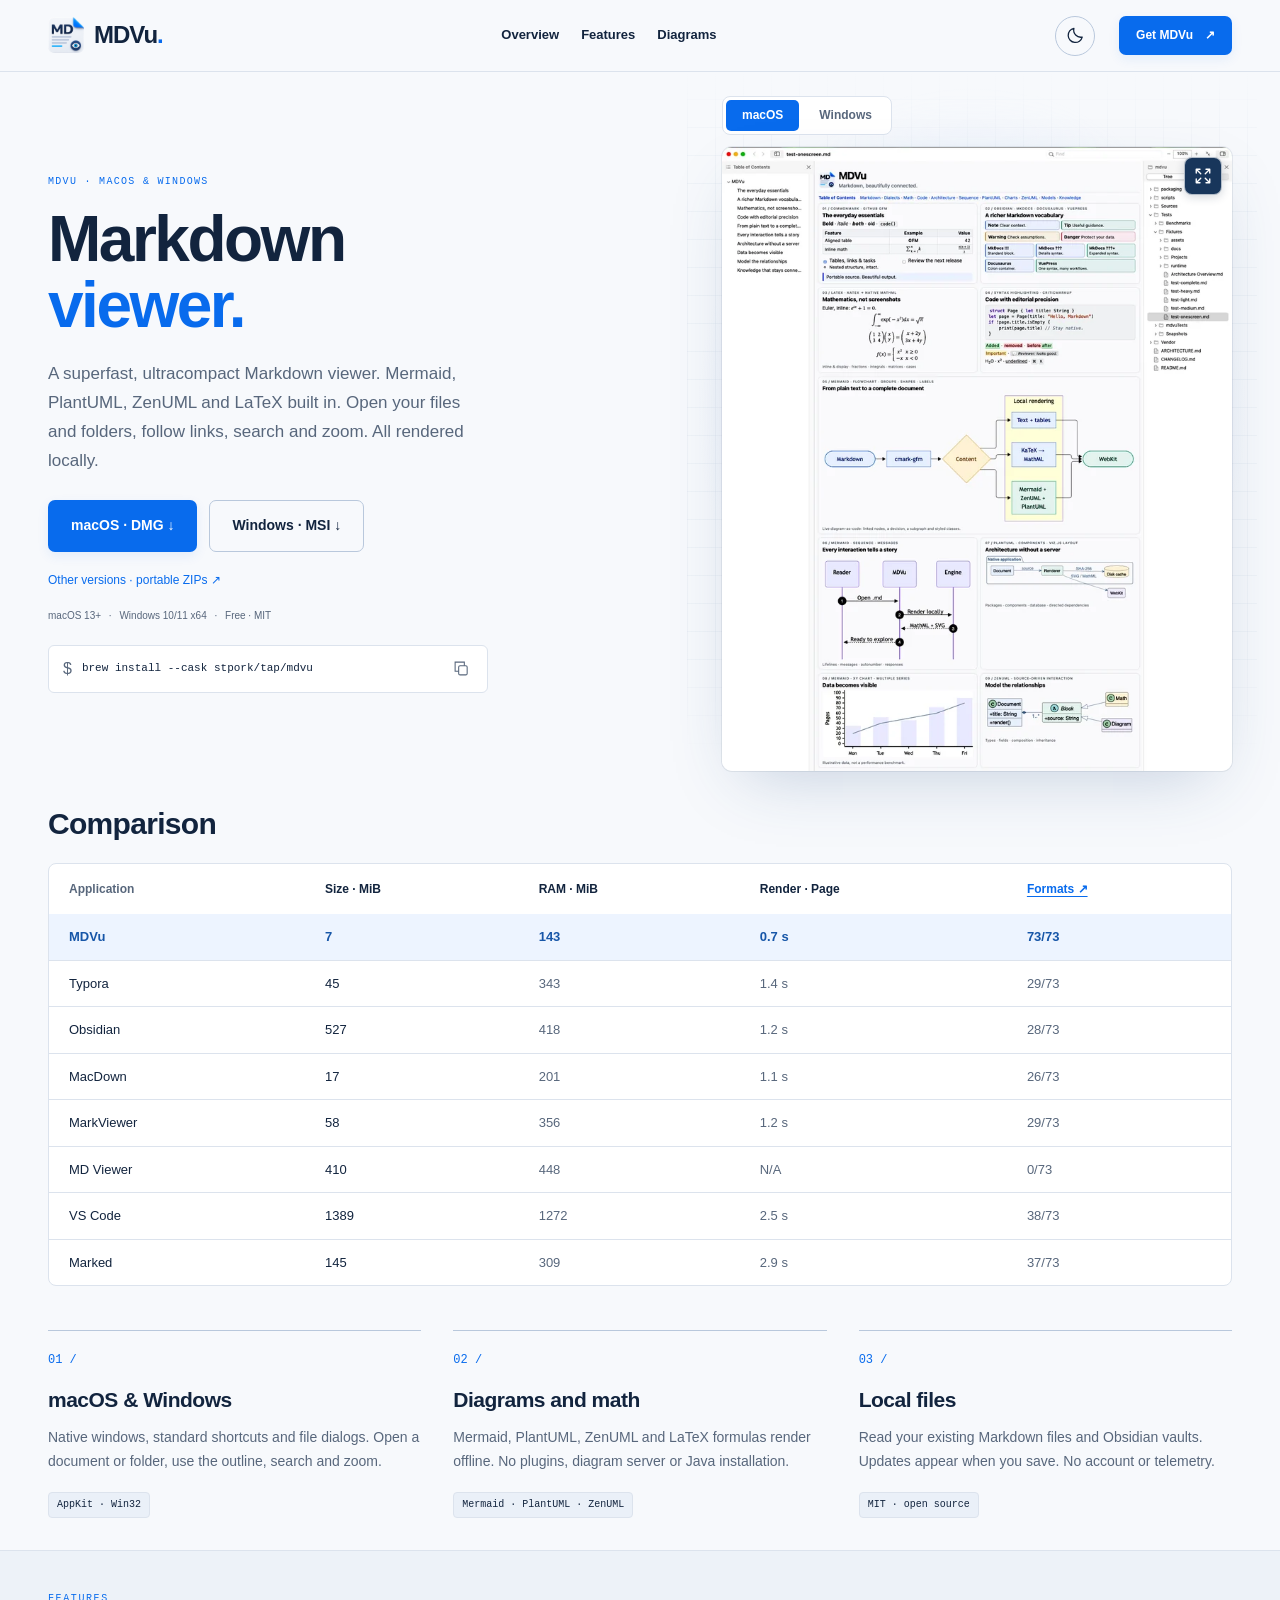
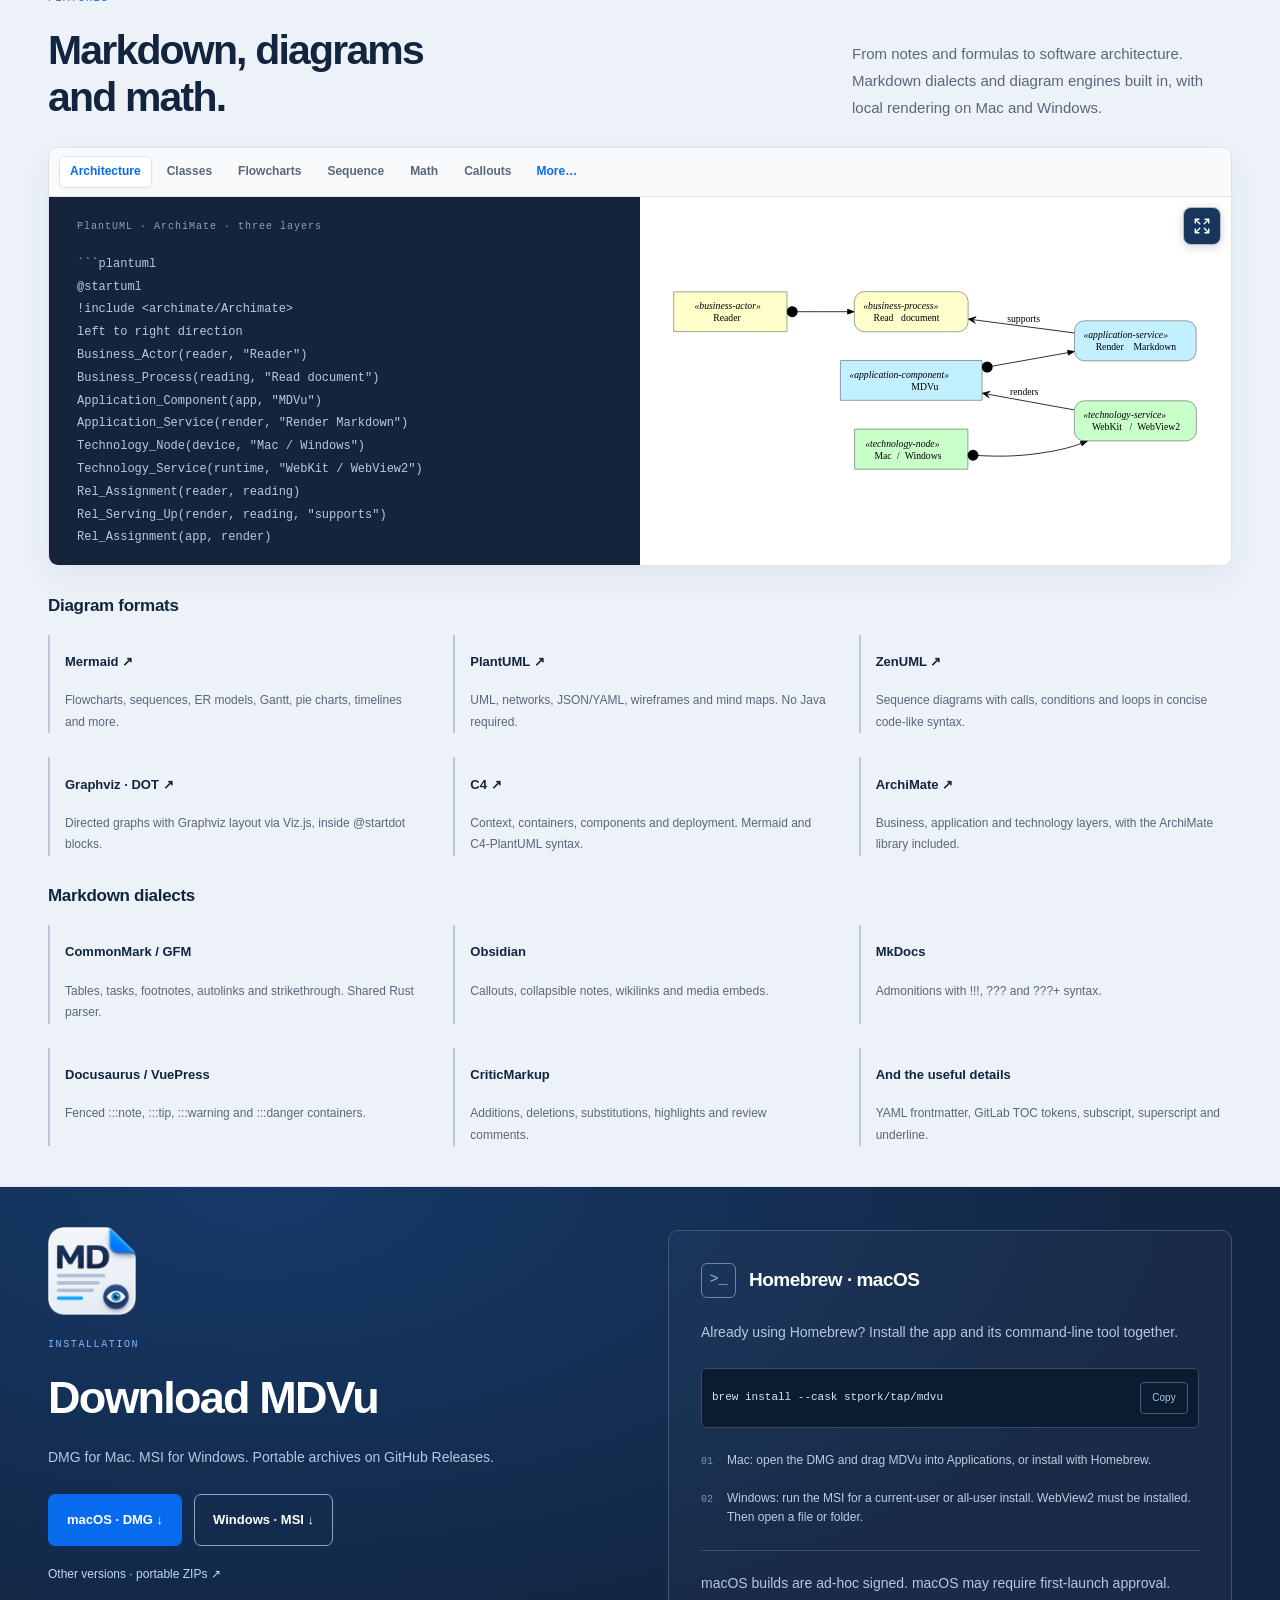
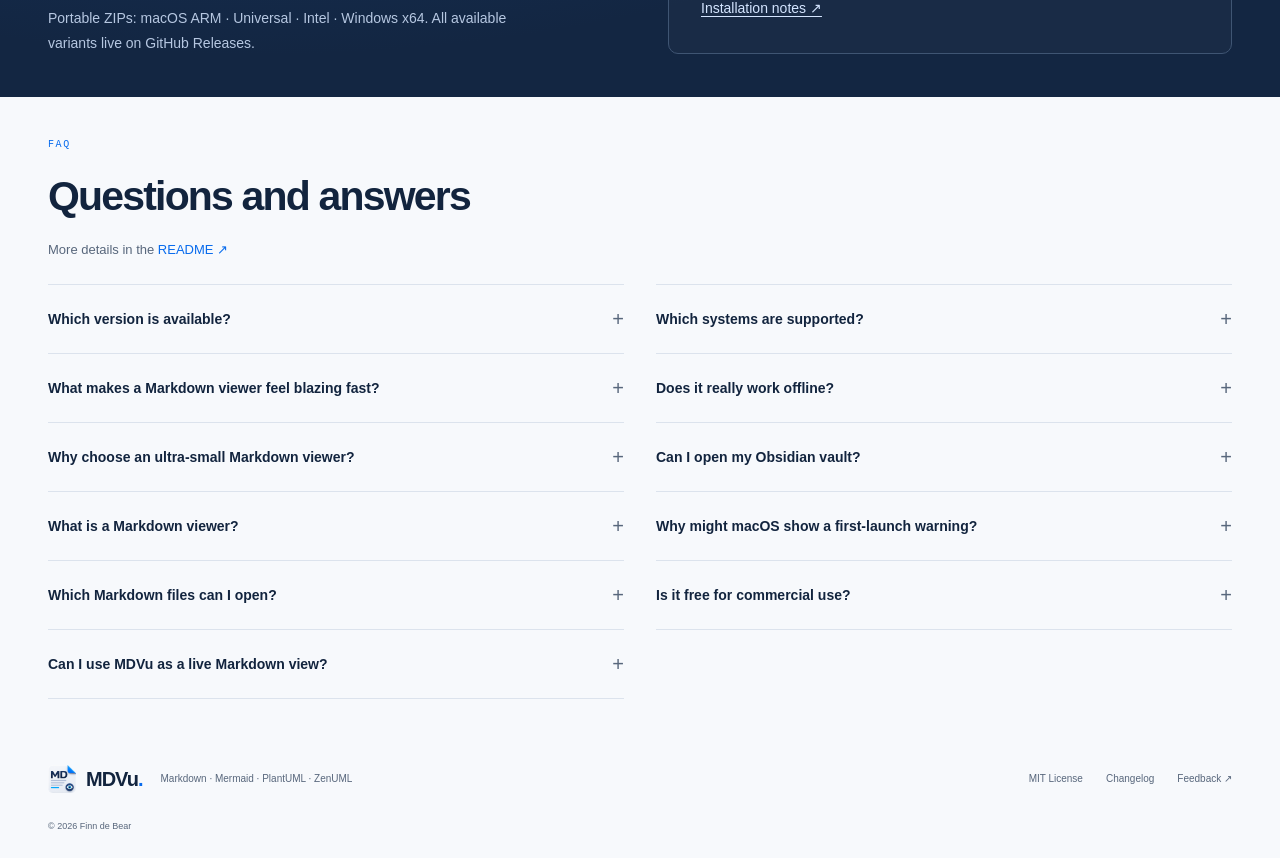
<file: index.html>
<!doctype html>
<html lang="en"><head>
<!-- Google tag (gtag.js) -->
<script async src="https://www.googletagmanager.com/gtag/js?id=G-HHVQNXLXCP"></script>
<script>
  window.dataLayer = window.dataLayer || [];
  function gtag(){dataLayer.push(arguments);}
  gtag('js', new Date());

  gtag('config', 'G-HHVQNXLXCP');
</script>
<meta charset="utf-8">
<meta name="google-site-verification" content="8hoHZ7azFNVSv9x07AUhAS5xpXH3vrk-LlH07z-cgBc">
<meta name="viewport" content="width=device-width, initial-scale=1">
<meta name="color-scheme" content="light dark">
<meta name="robots" content="index, follow">
<title>MDVu — Markdown Viewer for Mac &amp; Windows</title>
<link rel="icon" type="image/png" sizes="96x96" href="/mdvu/assets/favicon-96.png">
<link rel="canonical" href="https://stpork.github.io/mdvu/">
<meta http-equiv="refresh" content="0;url=/mdvu/">
<script>location.replace("/mdvu/" + location.search + location.hash);</script>
</head><body><p><a href="/mdvu/">Open MDVu</a></p></body></html>
</file>
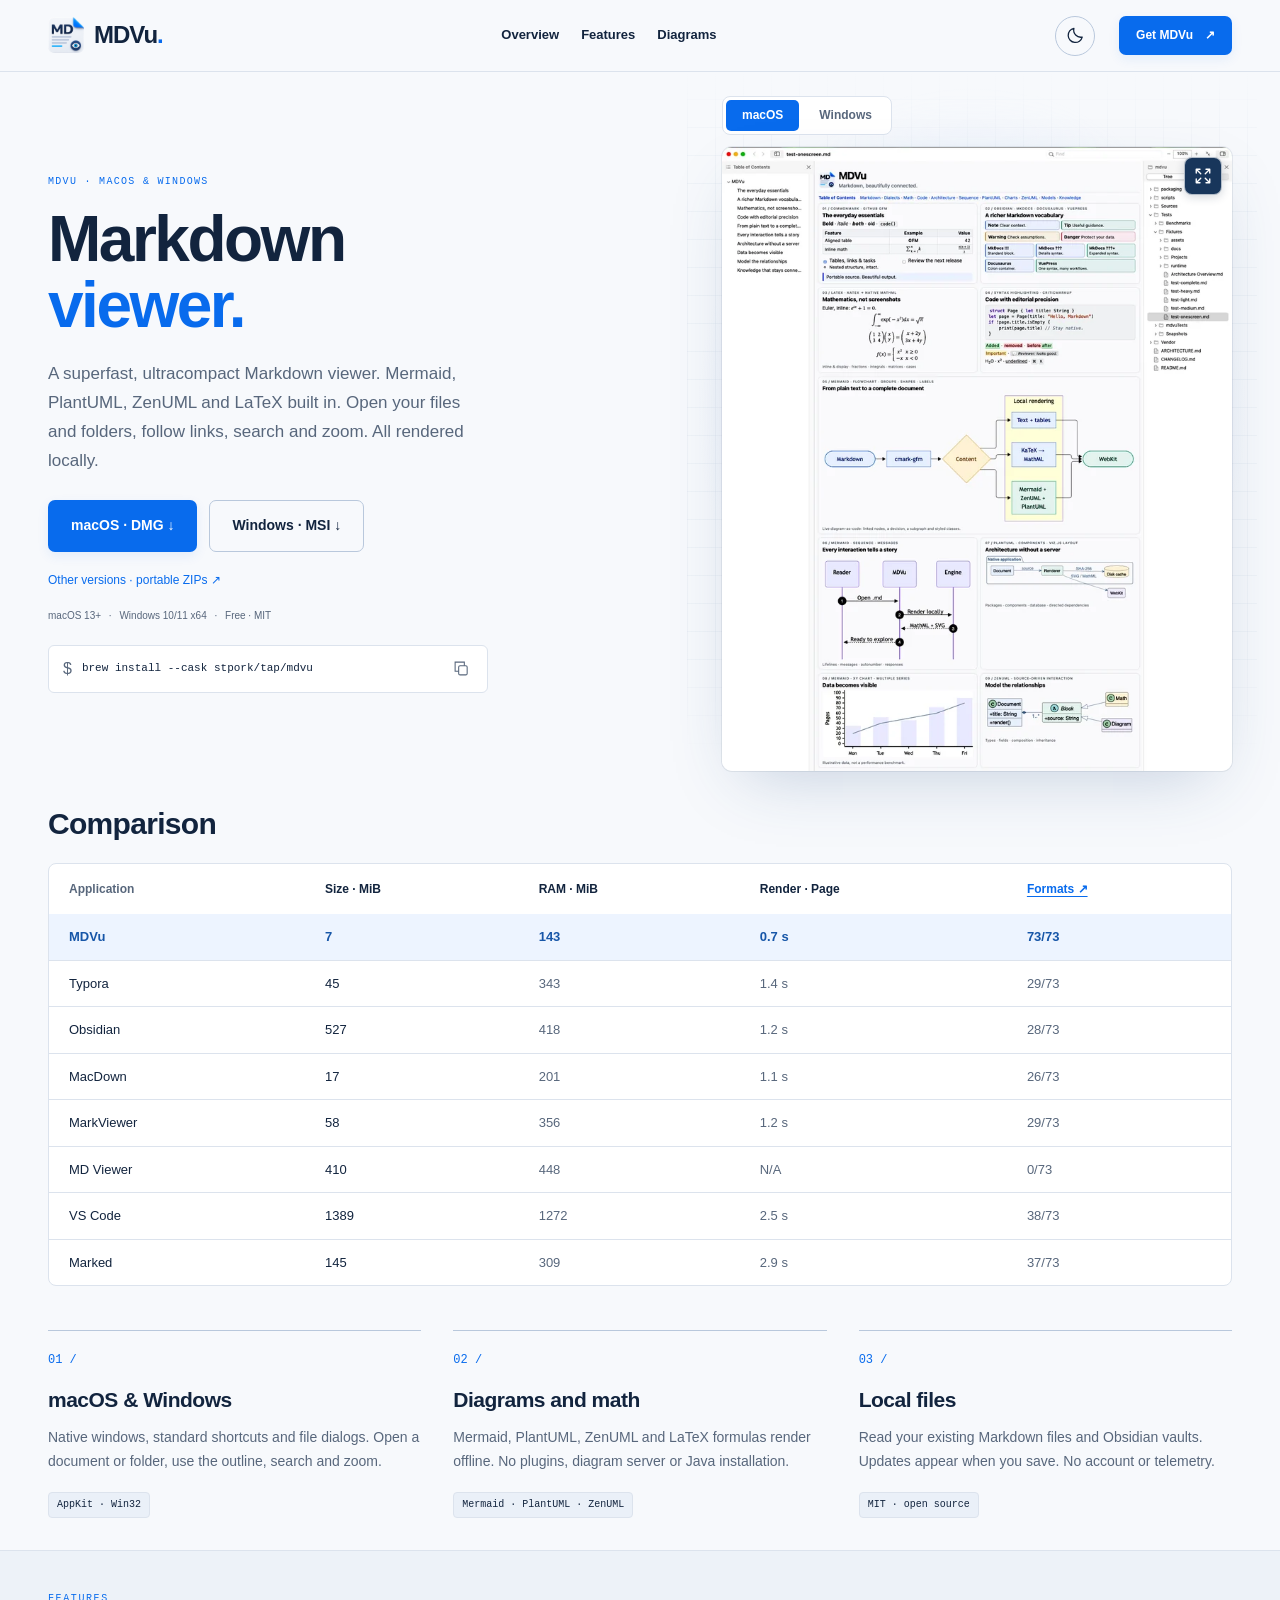
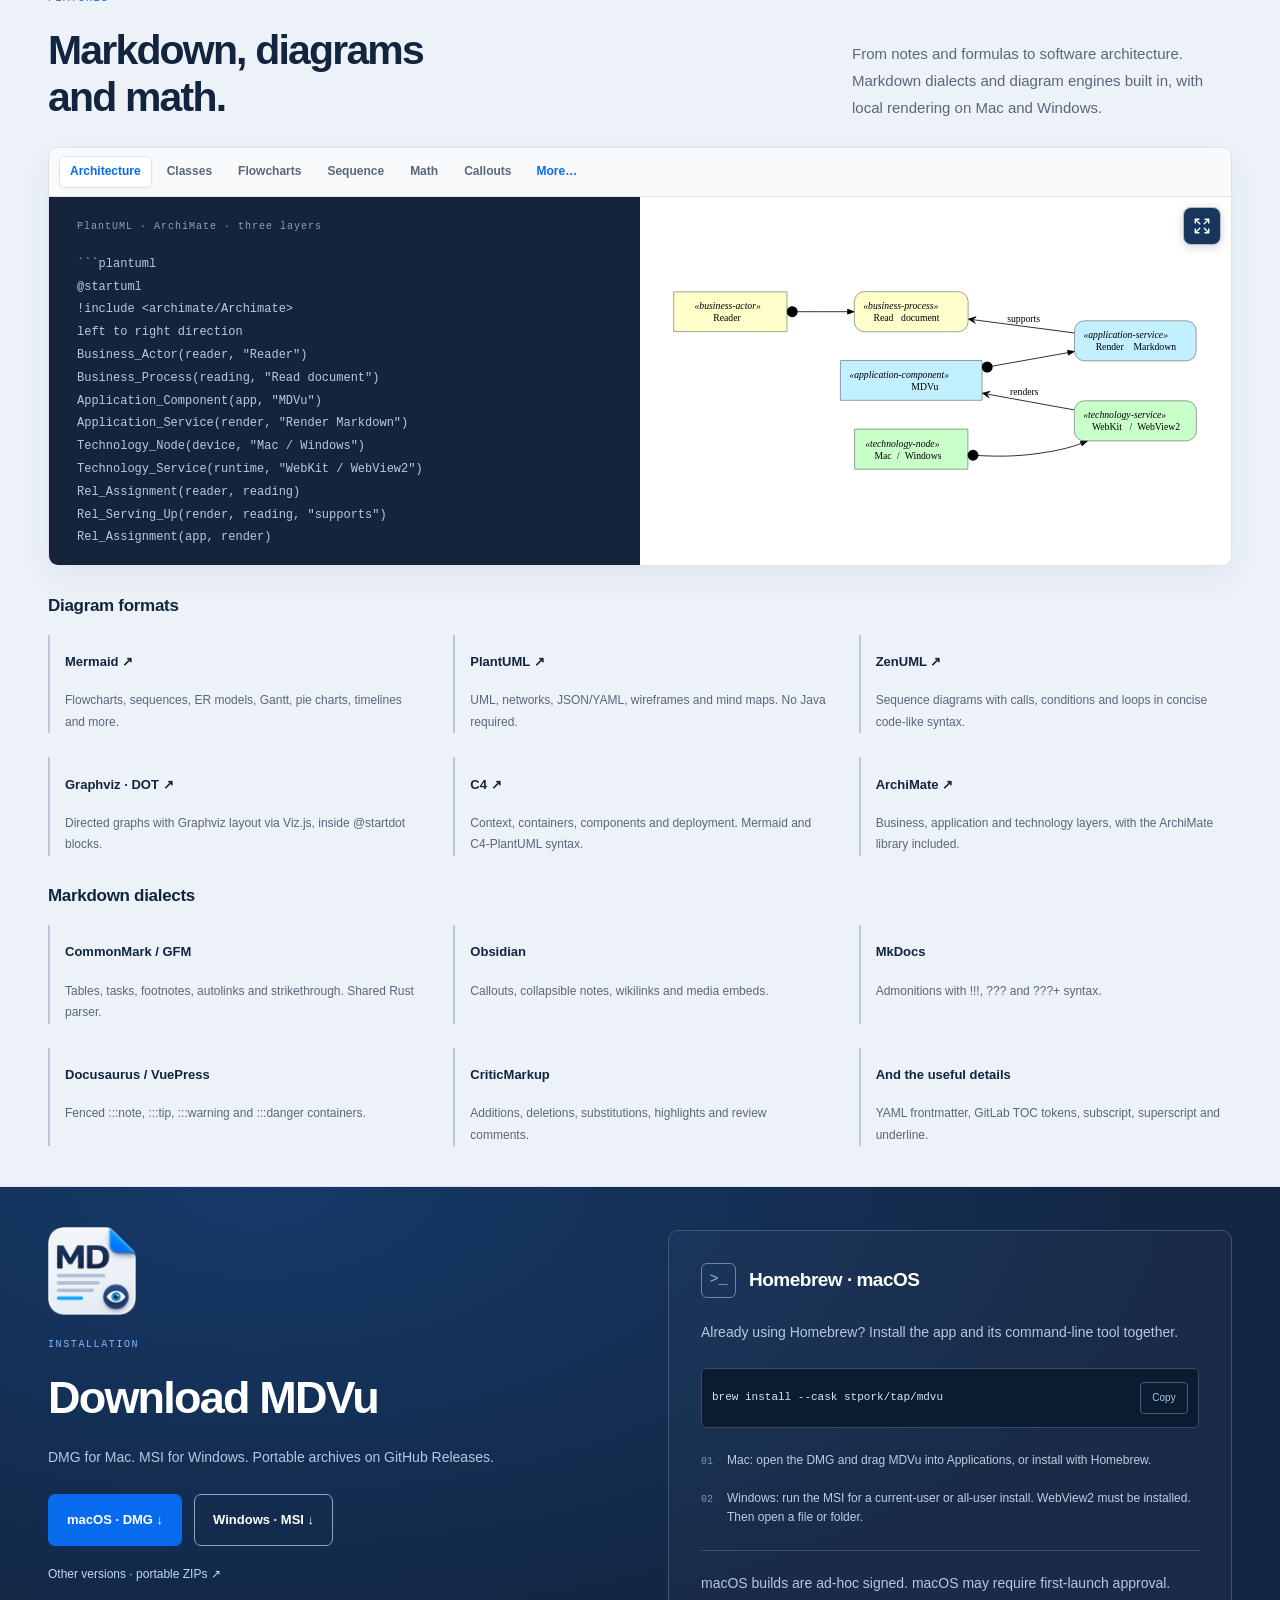
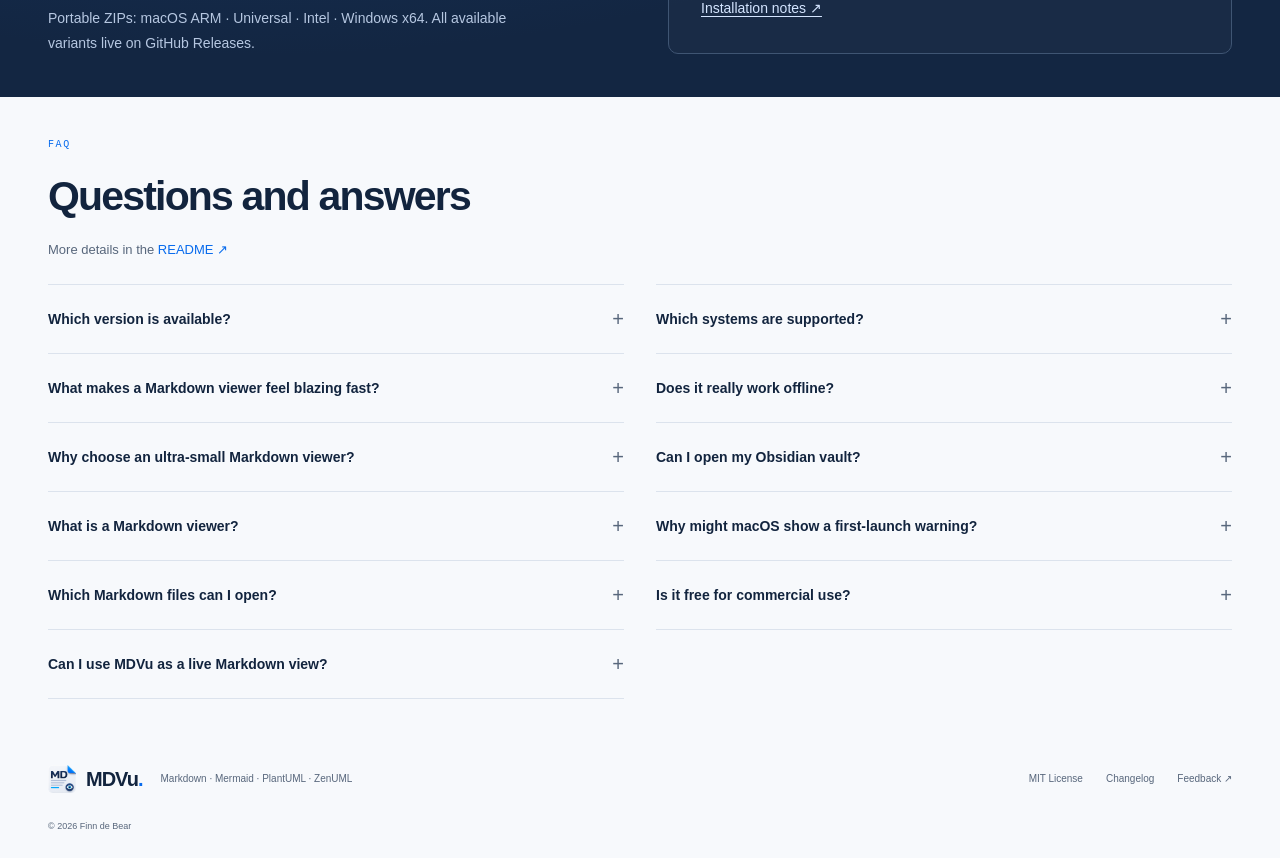
<file: mdvu/index.html>
<!doctype html>
<html lang="en">
<head>
<!-- Google tag (gtag.js) -->
<script async src="https://www.googletagmanager.com/gtag/js?id=G-HHVQNXLXCP"></script>
<script>
  window.dataLayer = window.dataLayer || [];
  function gtag(){dataLayer.push(arguments);}
  gtag('js', new Date());

  gtag('config', 'G-HHVQNXLXCP');
</script>
<meta name="google-site-verification" content="8hoHZ7azFNVSv9x07AUhAS5xpXH3vrk-LlH07z-cgBc">
<meta charset="utf-8"><meta name="viewport" content="width=device-width, initial-scale=1">
<title>MDVu — Ultrafast Markdown Viewer for Mac & Windows</title><meta name="description" content="A superlight, ultracompact Markdown viewer for Mac and Windows. Read MD files, Mermaid, PlantUML and LaTeX offline. Native, free and open source.">
<meta name="robots" content="index, follow, max-image-preview:large">
<meta name="theme-color" content="#f7f9fc"><meta name="color-scheme" content="light dark">
<link rel="canonical" href="https://stpork.github.io/mdvu/">
<meta property="og:type" content="website"><meta property="og:site_name" content="MDVu"><meta property="og:title" content="MDVu — Ultrafast Markdown Viewer for Mac & Windows"><meta property="og:description" content="A superlight, ultracompact Markdown viewer for Mac and Windows. Read MD files, Mermaid, PlantUML and LaTeX offline. Native, free and open source."><meta property="og:url" content="https://stpork.github.io/mdvu/"><meta property="og:image" content="https://stpork.github.io/mdvu/assets/social.jpg"><meta property="og:image:width" content="1120"><meta property="og:image:height" content="630"><meta property="og:image:alt" content="MDVu — native Markdown viewer for Mac and Windows"><meta property="og:locale" content="en_US"><meta name="twitter:card" content="summary_large_image"><meta name="twitter:title" content="MDVu — Ultrafast Markdown Viewer for Mac & Windows"><meta name="twitter:description" content="A superlight, ultracompact Markdown viewer for Mac and Windows. Read MD files, Mermaid, PlantUML and LaTeX offline. Native, free and open source."><meta name="twitter:image" content="https://stpork.github.io/mdvu/assets/social.jpg"><meta name="twitter:image:alt" content="MDVu — native Markdown and MD file viewer">
<link rel="icon" type="image/png" sizes="96x96" href="/mdvu/assets/favicon-96.png"><link rel="apple-touch-icon" href="/mdvu/assets/apple-touch-icon.png"><script src="/mdvu/assets/theme.js?v=55d25b530188"></script><link rel="stylesheet" href="/mdvu/assets/site.css?v=01b2d64cb5e1"><script src="/mdvu/assets/site.js?v=849b1008035b" defer></script>
<script type="application/ld+json">{"@context":"https://schema.org","@graph":[{"@type":"SoftwareApplication","@id":"https://stpork.github.io/mdvu/#app","name":"MDVu","url":"https://stpork.github.io/mdvu/","applicationCategory":"UtilitiesApplication","operatingSystem":["macOS 13+","Windows 10/11 x64"],"softwareVersion":"0.5.3","description":"A superlight, ultracompact Markdown viewer for Mac and Windows. Read MD files, Mermaid, PlantUML and LaTeX offline. Native, free and open source.","image":"https://stpork.github.io/mdvu/assets/mdvu-mac.jpg","screenshot":["https://stpork.github.io/mdvu/assets/mdvu-mac.jpg","https://stpork.github.io/mdvu/assets/mdvu-win.jpg"],"downloadUrl":["https://github.com/stpork/mdvu/releases/latest/download/mdvu-macos.dmg","https://github.com/stpork/mdvu/releases/latest/download/mdvu-windows-x86_64.msi"],"sameAs":"https://github.com/stpork/mdvu","isAccessibleForFree":true,"releaseNotes":"https://github.com/stpork/mdvu/releases/latest","featureList":["Native macOS and Windows Markdown viewer","CommonMark, GFM and Obsidian Markdown extensions","Offline Mermaid, PlantUML, ZenUML, Graphviz DOT, C4 and ArchiMate diagrams","LaTeX math with KaTeX and MathML","Search, outline, folder navigation and zoom"],"license":"https://opensource.org/license/mit","offers":{"@type":"Offer","price":"0","priceCurrency":"USD"},"author":{"@type":"Person","name":"Finn de Bear","url":"https://github.com/stpork"}},{"@type":"WebSite","@id":"https://stpork.github.io/mdvu/#website","name":"MDVu","alternateName":"MDVu Markdown Viewer","url":"https://stpork.github.io/mdvu/","inLanguage":["en","ru"]},{"@type":"WebPage","@id":"https://stpork.github.io/mdvu/#webpage","url":"https://stpork.github.io/mdvu/","name":"MDVu — Ultrafast Markdown Viewer for Mac & Windows","description":"A superlight, ultracompact Markdown viewer for Mac and Windows. Read MD files, Mermaid, PlantUML and LaTeX offline. Native, free and open source.","inLanguage":"en","isPartOf":{"@id":"https://stpork.github.io/mdvu/#website"},"about":{"@id":"https://stpork.github.io/mdvu/#app"}}]}</script>
</head>
<body>
<a class="skip" href="#main">Skip to content</a>
<header class="header"><div class="container nav-wrap"><a class="brand" href="/mdvu/" aria-label="MDVu — home"><img src="/mdvu/assets/icon.webp" width="36" height="36" alt=""><span>MDVu<span class="brand-dot">.</span></span></a><nav aria-label="Main navigation"><a href="/mdvu/#why">Overview</a><a href="/mdvu/#features">Features</a><a href="/mdvu/diagrams/">Diagrams</a></nav><div class="nav-actions"><button class="theme-toggle" type="button" data-theme-toggle aria-label="Switch theme" title="Switch theme"><svg class="sun-icon" width="19" height="19" viewBox="0 0 24 24" aria-hidden="true"><circle cx="12" cy="12" r="4"/><path d="M12 2v2m0 16v2M2 12h2m16 0h2M5 5l1.5 1.5m11 11L19 19M5 19l1.5-1.5m11-11L19 5"/></svg><svg class="moon-icon" width="19" height="19" viewBox="0 0 24 24" aria-hidden="true"><path d="M20.5 14A9 9 0 0 1 10 3a9 9 0 1 0 10.5 11Z"/></svg></button><a class="button button-small" href="/mdvu/#download">Get MDVu <span aria-hidden="true">↗</span></a></div></div></header>
<main id="main">
<section class="hero container" aria-labelledby="hero-title"><div class="hero-copy">
<h1 id="hero-title"><span class="hero-category">MDVu · macOS &amp; Windows</span>Markdown<br><span>viewer.</span></h1>
<p class="hero-description">A superfast, ultracompact Markdown viewer. Mermaid, PlantUML, ZenUML and LaTeX built in. Open your files and folders, follow links, search and zoom. All rendered locally.</p>
<div class="hero-buttons"><a class="button" data-download-platform="mac" href="https://github.com/stpork/mdvu/releases/latest/download/mdvu-macos.dmg" download>macOS · DMG ↓</a><a class="button button-outline" data-download-platform="win" href="https://github.com/stpork/mdvu/releases/latest/download/mdvu-windows-x86_64.msi" download>Windows · MSI ↓</a></div><div class="download-links"><a href="https://github.com/stpork/mdvu/releases">Other versions · portable ZIPs ↗</a></div>
<p class="hero-meta">macOS 13+ <span>·</span> Windows 10/11 x64 <span>·</span> Free · MIT</p>
<div class="hero-terminal"><span aria-hidden="true">$</span><code>brew install --cask stpork/tap/mdvu</code><button class="copy" type="button" data-copy="brew install --cask stpork/tap/mdvu" aria-label="Copy Homebrew command"><svg width="17" height="17" viewBox="0 0 24 24" fill="none" stroke="currentColor" stroke-width="1.5" aria-hidden="true"><rect x="8" y="8" width="12" height="13" rx="2"/><path d="M16 8V3H3v13h5"/></svg></button></div>
</div><figure class="hero-visual"><div class="platform-tabs" role="tablist" aria-label="Platform"><button type="button" role="tab" id="tab-mac" aria-controls="screenshot-mac" aria-selected="true" tabindex="0" data-platform="mac">macOS</button><button type="button" role="tab" id="tab-win" aria-controls="screenshot-win" aria-selected="false" tabindex="-1" data-platform="win">Windows</button></div><div id="screenshot-mac" role="tabpanel" aria-labelledby="tab-mac"><a class="screenshot-link" href="/mdvu/assets/mdvu-mac.jpg?v=397eaa460bbd" data-preview aria-haspopup="dialog" aria-label="Enlarge the macOS screenshot"><picture><source type="image/webp" srcset="/mdvu/assets/mdvu-mac-720.webp?v=b406fdf19aa5 720w, /mdvu/assets/mdvu-mac.webp?v=1689f99b1c11 1440w" sizes="(max-width: 760px) 92vw, 55vw"><img class="app-screenshot" src="/mdvu/assets/mdvu-mac.jpg?v=397eaa460bbd" width="1440" height="1760" loading="eager" fetchpriority="high" alt="MDVu on macOS showing Markdown, math, callouts and diagrams, with a table of contents and file navigator"></picture><span class="preview-zoom" aria-hidden="true"><svg width="18" height="18" viewBox="0 0 24 24" fill="none" stroke="currentColor" stroke-width="1.8" stroke-linecap="round" stroke-linejoin="round" aria-hidden="true"><path d="M8 3H3v5m13-5h5v5M3 16v5h5m13-5v5h-5M3 3l6 6m12-6-6 6M3 21l6-6m12 6-6-6"/></svg></span></a></div><div id="screenshot-win" role="tabpanel" aria-labelledby="tab-win" hidden><a class="screenshot-link" href="/mdvu/assets/mdvu-win.jpg?v=f02269028800" data-preview aria-haspopup="dialog" aria-label="Enlarge the Windows screenshot"><picture><source type="image/webp" srcset="/mdvu/assets/mdvu-win-720.webp?v=2fc815fbd4f8 720w, /mdvu/assets/mdvu-win.webp?v=8da7387aae9d 1440w" sizes="(max-width: 760px) 92vw, 55vw"><img class="app-screenshot" src="/mdvu/assets/mdvu-win.jpg?v=f02269028800" width="1440" height="1760" loading="lazy" fetchpriority="auto" alt="MDVu on Windows showing Markdown, math, callouts and diagrams, with a table of contents and file navigator"></picture><span class="preview-zoom" aria-hidden="true"><svg width="18" height="18" viewBox="0 0 24 24" fill="none" stroke="currentColor" stroke-width="1.8" stroke-linecap="round" stroke-linejoin="round" aria-hidden="true"><path d="M8 3H3v5m13-5h5v5M3 16v5h5m13-5v5h-5M3 3l6 6m12-6-6 6M3 21l6-6m12 6-6-6"/></svg></span></a></div></figure></section>
<div class="container comparison-section"><section class="landing-comparison" id="comparison" aria-labelledby="comparison-title"><h2 id="comparison-title">Comparison</h2><div class="table-scroll" tabindex="0" role="region" aria-label="Application comparison"><table class="landing-table"><thead><tr><th scope="col"><strong>Application</strong></th><th scope="col"><strong><span title="Installed Universal app; excludes system browser runtime and user profiles">Size · MiB</span></strong></th><th scope="col"><strong><span title="Application memory in MiB; recorded sources in comparison data">RAM · MiB</span></strong></th><th scope="col"><strong><span title="Warm process start to the first visible two-node Mermaid diagram; cached SVG allowed">Render · Page</span></strong></th><th scope="col"><strong><a href="/mdvu/diagrams/">Formats ↗</a></strong></th></tr></thead><tbody><tr><th scope="row">MDVu</th><td>7</td><td>143</td><td>0.7 s</td><td>73/73</td></tr><tr><th scope="row">Typora</th><td>45</td><td>343</td><td>1.4 s</td><td>29/73</td></tr><tr><th scope="row">Obsidian</th><td>527</td><td>418</td><td>1.2 s</td><td>28/73</td></tr><tr><th scope="row">MacDown</th><td>17</td><td>201</td><td>1.1 s</td><td>26/73</td></tr><tr><th scope="row">MarkViewer</th><td>58</td><td>356</td><td>1.2 s</td><td>29/73</td></tr><tr><th scope="row">MD Viewer</th><td>410</td><td>448</td><td>N/A</td><td>0/73</td></tr><tr><th scope="row">VS Code</th><td>1389</td><td>1272</td><td>2.5 s</td><td>38/73</td></tr><tr><th scope="row">Marked</th><td>145</td><td>309</td><td>2.9 s</td><td>37/73</td></tr></tbody></table></div></section></div>
<section class="section container overview" id="why" aria-label="Overview"><div class="principles"><article class="principle"><span class="index">01 /</span><h3>macOS & Windows</h3><p>Native windows, standard shortcuts and file dialogs. Open a document or folder, use the outline, search and zoom.</p><span class="principle-tag">AppKit · Win32</span></article><article class="principle"><span class="index">02 /</span><h3>Diagrams and math</h3><p>Mermaid, PlantUML, ZenUML and LaTeX formulas render offline. No plugins, diagram server or Java installation.</p><span class="principle-tag">Mermaid · PlantUML · ZenUML</span></article><article class="principle"><span class="index">03 /</span><h3>Local files</h3><p>Read your existing Markdown files and Obsidian vaults. Updates appear when you save. No account or telemetry.</p><span class="principle-tag">MIT · open source</span></article></div></section>

<section class="feature-section section" id="features"><div class="container"><div class="split-heading"><div><p class="eyebrow">FEATURES</p><h2>Markdown, diagrams<br>and math.</h2></div><p>From notes and formulas to software architecture. Markdown dialects and diagram engines built in, with local rendering on Mac and Windows.</p></div>
<div class="demo"><div class="demo-tabs"><div class="demo-tablist" role="tablist" aria-label="Rendering examples"><button type="button" role="tab" id="tab-architecture" aria-controls="panel-architecture" aria-selected="true">Architecture</button><button type="button" role="tab" id="tab-classes" aria-controls="panel-classes" aria-selected="false" tabindex="-1">Classes</button><button type="button" role="tab" id="tab-flowcharts" aria-controls="panel-flowcharts" aria-selected="false" tabindex="-1">Flowcharts</button><button type="button" role="tab" id="tab-sequence" aria-controls="panel-sequence" aria-selected="false" tabindex="-1">Sequence</button><button type="button" role="tab" id="tab-math" aria-controls="panel-math" aria-selected="false" tabindex="-1">Math</button><button type="button" role="tab" id="tab-callouts" aria-controls="panel-callouts" aria-selected="false" tabindex="-1">Callouts</button></div><a class="demo-more" href="/mdvu/diagrams/">More…</a></div>
<div class="demo-panel diagram-demo" id="panel-architecture" role="tabpanel" aria-labelledby="tab-architecture" tabindex="0"><div class="source-pane"><span class="pane-label">PlantUML · ArchiMate · three layers</span><pre tabindex="0"><code>```plantuml
@startuml
!include &lt;archimate/Archimate&gt;
left to right direction
Business_Actor(reader, &quot;Reader&quot;)
Business_Process(reading, &quot;Read document&quot;)
Application_Component(app, &quot;MDVu&quot;)
Application_Service(render, &quot;Render Markdown&quot;)
Technology_Node(device, &quot;Mac / Windows&quot;)
Technology_Service(runtime, &quot;WebKit / WebView2&quot;)
Rel_Assignment(reader, reading)
Rel_Serving_Up(render, reading, &quot;supports&quot;)
Rel_Assignment(app, render)
Rel_Serving_Up(runtime, app, &quot;renders&quot;)
Rel_Assignment(device, runtime)
@enduml
```</code></pre></div><div class="render-pane"><a class="diagram-preview" href="/mdvu/assets/diagrams/D110.svg" data-preview aria-haspopup="dialog" aria-label="Enlarge: ArchiMate · three layers"><img src="/mdvu/assets/diagrams/D110.svg" width="661" height="235" loading="lazy" alt="ArchiMate · three layers"><span class="preview-zoom" aria-hidden="true"><svg width="18" height="18" viewBox="0 0 24 24" fill="none" stroke="currentColor" stroke-width="1.8" stroke-linecap="round" stroke-linejoin="round" aria-hidden="true"><path d="M8 3H3v5m13-5h5v5M3 16v5h5m13-5v5h-5M3 3l6 6m12-6-6 6M3 21l6-6m12 6-6-6"/></svg></span></a></div></div>
<div class="demo-panel diagram-demo" id="panel-classes" role="tabpanel" aria-labelledby="tab-classes" tabindex="0"><div class="source-pane"><span class="pane-label">PlantUML · Class diagram</span><pre tabindex="0"><code>```plantuml
@startuml
interface Renderer&lt;T&gt; {
  +render(source: T): String
}
abstract class Block {
  +language: String
}
class MermaidBlock
class PlantUMLBlock
class Document {
  +id: String
  +title: String
}
Renderer &lt;|.. MermaidBlock
Renderer &lt;|.. PlantUMLBlock
Block &lt;|-- MermaidBlock
Block &lt;|-- PlantUMLBlock
Document &quot;1&quot; *-- &quot;1..*&quot; Block
@enduml
```</code></pre></div><div class="render-pane"><a class="diagram-preview" href="/mdvu/assets/diagrams/D040.svg" data-preview aria-haspopup="dialog" aria-label="Enlarge: Class diagram"><img src="/mdvu/assets/diagrams/D040.svg" width="358" height="329" loading="lazy" alt="Class diagram"><span class="preview-zoom" aria-hidden="true"><svg width="18" height="18" viewBox="0 0 24 24" fill="none" stroke="currentColor" stroke-width="1.8" stroke-linecap="round" stroke-linejoin="round" aria-hidden="true"><path d="M8 3H3v5m13-5h5v5M3 16v5h5m13-5v5h-5M3 3l6 6m12-6-6 6M3 21l6-6m12 6-6-6"/></svg></span></a></div></div>
<div class="demo-panel diagram-demo" id="panel-flowcharts" role="tabpanel" aria-labelledby="tab-flowcharts" tabindex="0"><div class="source-pane"><span class="pane-label">Mermaid · Flowchart</span><pre tabindex="0"><code>```mermaid
flowchart LR
    Author[&quot;Author / Reviewer&quot;] --&gt; Repo[&quot;Content Repository&quot;]
    Repo --&gt; CI[&quot;Validation &amp; Build&quot;]
    CI --&gt; Publish[&quot;Publication Service&quot;]
    Publish --&gt; Search[(&quot;Search Index&quot;)]
    Publish --&gt; CDN[&quot;Artifact / CDN&quot;]
    Reader[&quot;Reader&quot;] --&gt; Web[&quot;Web / Desktop Viewer&quot;]
    Web --&gt; Search
    Web --&gt; CDN
    Admin[&quot;Platform Operator&quot;] --&gt; Observe[&quot;Observability&quot;]
    CI --&gt; Observe
    Publish --&gt; Observe
    Web --&gt; Observe
```</code></pre></div><div class="render-pane"><a class="diagram-preview" href="/mdvu/assets/diagrams/D001.svg" data-preview aria-haspopup="dialog" aria-label="Enlarge: Flowchart"><img src="/mdvu/assets/diagrams/D001.svg" width="1016" height="337" loading="lazy" alt="Flowchart"><span class="preview-zoom" aria-hidden="true"><svg width="18" height="18" viewBox="0 0 24 24" fill="none" stroke="currentColor" stroke-width="1.8" stroke-linecap="round" stroke-linejoin="round" aria-hidden="true"><path d="M8 3H3v5m13-5h5v5M3 16v5h5m13-5v5h-5M3 3l6 6m12-6-6 6M3 21l6-6m12 6-6-6"/></svg></span></a></div></div>
<div class="demo-panel diagram-demo" id="panel-sequence" role="tabpanel" aria-labelledby="tab-sequence" tabindex="0"><div class="source-pane"><span class="pane-label">Mermaid · Sequence diagram</span><pre tabindex="0"><code>```mermaid
sequenceDiagram
    autonumber
    actor Reader
    participant Viewer
    participant API
    participant Search
    participant Store
    Reader-&gt;&gt;Viewer: Search &quot;identity federation&quot;
    Viewer-&gt;&gt;API: GET /search?q=identity+federation
    API-&gt;&gt;Search: Query index
    Search--&gt;&gt;API: Ranked results
    API--&gt;&gt;Viewer: Result metadata
    Reader-&gt;&gt;Viewer: Open result
    Viewer-&gt;&gt;API: GET document release
    API-&gt;&gt;Store: Read immutable artifact
    Store--&gt;&gt;API: Markdown + manifest
    API--&gt;&gt;Viewer: UTF-8 document
    Viewer--&gt;&gt;Reader: Render text and diagrams
```</code></pre></div><div class="render-pane"><a class="diagram-preview" href="/mdvu/assets/diagrams/D010.svg" data-preview aria-haspopup="dialog" aria-label="Enlarge: Sequence diagram"><img src="/mdvu/assets/diagrams/D010.svg" width="1231" height="725" loading="lazy" alt="Sequence diagram"><span class="preview-zoom" aria-hidden="true"><svg width="18" height="18" viewBox="0 0 24 24" fill="none" stroke="currentColor" stroke-width="1.8" stroke-linecap="round" stroke-linejoin="round" aria-hidden="true"><path d="M8 3H3v5m13-5h5v5M3 16v5h5m13-5v5h-5M3 3l6 6m12-6-6 6M3 21l6-6m12 6-6-6"/></svg></span></a></div></div>
<div class="demo-panel" id="panel-math" role="tabpanel" aria-labelledby="tab-math" tabindex="0"><div class="source-pane"><span class="pane-label">research.md</span><pre><code><span class="code-muted">## A little mathematical beauty</span>

Euler’s identity: <span class="code-blue">$e^&#123;i\pi&#125; + 1 = 0$</span>

<span class="code-blue">$$</span>
\int_&#123;-\infty&#125;^&#123;\infty&#125; e^&#123;-x^2&#125; dx
  = \sqrt&#123;\pi&#125;
<span class="code-blue">$$</span></code></pre><span class="source-note">LaTeX → KaTeX → MathML</span></div><div class="render-pane content-preview" data-preview-content="preview-math"><button class="preview-zoom" type="button" aria-haspopup="dialog" aria-label="Enlarge Math"><svg width="18" height="18" viewBox="0 0 24 24" fill="none" stroke="currentColor" stroke-width="1.8" stroke-linecap="round" stroke-linejoin="round" aria-hidden="true"><path d="M8 3H3v5m13-5h5v5M3 16v5h5m13-5v5h-5M3 3l6 6m12-6-6 6M3 21l6-6m12 6-6-6"/></svg></button><span class="pane-label">MATHEMATICS, NOT SCREENSHOTS</span><div class="math-demo" id="preview-math"><math display="block"><msup><mi>e</mi><mrow><mi>i</mi><mi>π</mi></mrow></msup><mo>+</mo><mn>1</mn><mo>=</mo><mn>0</mn></math><math display="block"><msubsup><mo>∫</mo><mrow><mo>−</mo><mi>∞</mi></mrow><mi>∞</mi></msubsup><msup><mi>e</mi><mrow><mo>−</mo><msup><mi>x</mi><mn>2</mn></msup></mrow></msup><mi>d</mi><mi>x</mi><mo>=</mo><msqrt><mi>π</mi></msqrt></math></div><p>Inline equations and display math, rendered with native browser MathML. No formula-font downloads.</p></div></div>
<div class="demo-panel" id="panel-callouts" role="tabpanel" aria-labelledby="tab-callouts" tabindex="0"><div class="source-pane"><span class="pane-label">notes.md</span><pre><code><span class="code-blue">&gt; [!NOTE] Stay in context</span>
&gt; Your best ideas deserve a little space.

<span class="code-blue">&gt; [!TIP] Keep exploring</span>
&gt; Follow [[Architecture|the bigger picture]].</code></pre><span class="source-note">Obsidian · MkDocs · Docusaurus · VuePress</span></div><div class="render-pane content-preview" data-preview-content="preview-callouts"><button class="preview-zoom" type="button" aria-haspopup="dialog" aria-label="Enlarge Callouts"><svg width="18" height="18" viewBox="0 0 24 24" fill="none" stroke="currentColor" stroke-width="1.8" stroke-linecap="round" stroke-linejoin="round" aria-hidden="true"><path d="M8 3H3v5m13-5h5v5M3 16v5h5m13-5v5h-5M3 3l6 6m12-6-6 6M3 21l6-6m12 6-6-6"/></svg></button><span class="pane-label">GIVE THE IMPORTANT BITS A VOICE</span><div class="callouts-demo" id="preview-callouts"><div class="callout note"><strong>ⓘ Stay in context</strong><p>Your best ideas deserve a little space.</p></div><div class="callout tip"><strong>◇ Keep exploring</strong><p>Follow <span class="inline-link">the bigger picture</span>.</p></div></div><p>Familiar syntax, readable structure. Your notes keep their meaning when you open them here.</p></div></div>
</div>
<div class="feature-group"><h3>Diagram formats</h3><div class="dialects"><div><h4><a href="/mdvu/diagrams/#D001">Mermaid ↗</a></h4><p>Flowcharts, sequences, ER models, Gantt, pie charts, timelines and more.</p></div><div><h4><a href="/mdvu/diagrams/#D038">PlantUML ↗</a></h4><p>UML, networks, JSON/YAML, wireframes and mind maps. No Java required.</p></div><div><h4><a href="/mdvu/diagrams/#D014">ZenUML ↗</a></h4><p>Sequence diagrams with calls, conditions and loops in concise code-like syntax.</p></div><div><h4><a href="/mdvu/diagrams/#D090">Graphviz · DOT ↗</a></h4><p>Directed graphs with Graphviz layout via Viz.js, inside @startdot blocks.</p></div><div><h4><a href="/mdvu/diagrams/#D100">C4 ↗</a></h4><p>Context, containers, components and deployment. Mermaid and C4-PlantUML syntax.</p></div><div><h4><a href="/mdvu/diagrams/#D110">ArchiMate ↗</a></h4><p>Business, application and technology layers, with the ArchiMate library included.</p></div></div></div>
<div class="feature-group"><h3>Markdown dialects</h3><div class="dialects"><div><h4>CommonMark / GFM</h4><p>Tables, tasks, footnotes, autolinks and strikethrough. Shared Rust parser.</p></div><div><h4>Obsidian</h4><p>Callouts, collapsible notes, wikilinks and media embeds.</p></div><div><h4>MkDocs</h4><p>Admonitions with !!!, ??? and ???+ syntax.</p></div><div><h4>Docusaurus / VuePress</h4><p>Fenced :::note, :::tip, :::warning and :::danger containers.</p></div><div><h4>CriticMarkup</h4><p>Additions, deletions, substitutions, highlights and review comments.</p></div><div><h4>And the useful details</h4><p>YAML frontmatter, GitLab TOC tokens, subscript, superscript and underline.</p></div></div></div></div></section>

<section class="download-section" id="download"><div class="container download-layout"><div><img src="/mdvu/assets/icon.webp" width="88" height="88" loading="lazy" alt="MDVu"><p class="eyebrow">INSTALLATION</p><h2>Download MDVu</h2><p>DMG for Mac. MSI for Windows. Portable archives on GitHub Releases.</p><div class="hero-buttons"><a class="button" data-download-platform="mac" href="https://github.com/stpork/mdvu/releases/latest/download/mdvu-macos.dmg" download>macOS · DMG ↓</a><a class="button button-outline" data-download-platform="win" href="https://github.com/stpork/mdvu/releases/latest/download/mdvu-windows-x86_64.msi" download>Windows · MSI ↓</a></div><div class="download-links"><a href="https://github.com/stpork/mdvu/releases">Other versions · portable ZIPs ↗</a></div><p class="portable-note">Portable ZIPs: macOS ARM · Universal · Intel · Windows x64. All available variants live on GitHub Releases.</p></div><div class="install-card"><div class="install-heading"><span class="terminal-icon" aria-hidden="true">&gt;_</span><h3>Homebrew · macOS</h3></div><p>Already using Homebrew? Install the app and its command-line tool together.</p><div class="install-command"><code>brew install --cask stpork/tap/mdvu</code><button class="copy" type="button" data-copy="brew install --cask stpork/tap/mdvu" aria-label="Copy Homebrew command">Copy</button></div><div class="install-step"><span>01</span><p>Mac: open the DMG and drag MDVu into Applications, or install with Homebrew.</p></div><div class="install-step"><span>02</span><p>Windows: run the MSI for a current-user or all-user install. WebView2 must be installed. Then open a file or folder.</p></div><p class="install-note">macOS builds are ad-hoc signed. macOS may require first-launch approval. <a href="https://github.com/stpork/mdvu#2-pre-built-release-downloads-github-releases">Installation notes ↗</a></p></div></div></section>
<section class="section container faq-section"><div><p class="eyebrow">FAQ</p><h2>Questions and answers</h2><p>More details in the <a href="https://github.com/stpork/mdvu#readme">README ↗</a></p></div><div class="faq"><div class="faq-column"><details><summary>Which version is available?<span aria-hidden="true">+</span></summary><p>Download buttons always fetch the latest stable release. Install it with the macOS DMG or Windows MSI, or choose portable ZIPs on GitHub Releases.</p></details><details><summary>What makes a Markdown viewer feel blazing fast?<span aria-hidden="true">+</span></summary><p>Ultra-fast Markdown parsing comes from a shared Rust core. Native windows and diagram engines loaded only when needed keep the app supercompact. Cached SVGs speed up repeated opening; the comparison reports recorded size, memory and first-render times.</p></details><details><summary>Why choose an ultra-small Markdown viewer?<span aria-hidden="true">+</span></summary><p>A lightweight viewer opens your documents without a full editor or note-taking workspace. MDVu uses the system WebKit or WebView2 engine and compressed diagram libraries for an ultra-compact app with built-in Markdown, math and diagrams.</p></details><details><summary>What is a Markdown viewer?<span aria-hidden="true">+</span></summary><p>A Markdown viewer, also called an MD viewer, displays plain .md files as formatted documents, with readable headings, tables, code and links. MDVu provides a native Markdown preview on Mac and Windows, including offline math and diagram rendering.</p></details><details><summary>Which Markdown files can I open?<span aria-hidden="true">+</span></summary><p>MDVu is an MD file viewer for .md, .markdown, .mdown and .mkd documents. Open a README, project documentation or a folder of notes directly from Finder, Explorer or the command line. The original Markdown files stay where they are.</p></details><details><summary>Can I use MDVu as a live Markdown view?<span aria-hidden="true">+</span></summary><p>MDVu is a dedicated viewer, not an editor. Write in your favorite editor and keep a live Markdown view beside it: saving the file refreshes the preview. Read, review and navigate without changing your workflow.</p></details></div><div class="faq-column"><details><summary>Which systems are supported?<span aria-hidden="true">+</span></summary><p>macOS 13+ on Apple Silicon and Intel; Windows 10/11 x64 with the Microsoft WebView2 runtime. Use DMG for Mac or MSI for Windows. Portable ZIPs cover Mac ARM, Universal, Intel and Windows x64. Windows distribution starts with 0.5.0.</p></details><details><summary>Does it really work offline?<span aria-hidden="true">+</span></summary><p>Markdown, math and the bundled diagram engines render locally without a server, account or Java installation. Remote images or other external resources referenced by a document can still use the network. MDVu itself has no telemetry.</p></details><details><summary>Can I open my Obsidian vault?<span aria-hidden="true">+</span></summary><p>Yes. Open a folder or a Markdown file inside your vault. MDVu recognizes .obsidian and .git roots and supports callouts, wikilinks and media embeds. It does not run Obsidian plugins or replicate every vault feature.</p></details><details><summary>Why might macOS show a first-launch warning?<span aria-hidden="true">+</span></summary><p>Current macOS builds use ad-hoc signing, without Apple notarization. Gatekeeper may ask for an explicit first-launch approval. Download only from the project’s official releases, check the published SHA-256 checksum and follow the installation notes linked below.</p></details><details><summary>Is it free for commercial use?<span aria-hidden="true">+</span></summary><p>Yes. MDVu is released under the MIT license, with no subscription or paid feature tier. Bundled third-party components retain their own licenses, listed in the repository.</p></details></div></div></section>
</main>
<footer class="container footer"><a class="brand" href="/mdvu/"><img src="/mdvu/assets/icon.webp" width="28" height="28" loading="lazy" alt=""><span>MDVu<span class="brand-dot">.</span></span></a><p>Markdown · Mermaid · PlantUML · ZenUML</p><nav aria-label="Footer navigation"><a href="https://github.com/stpork/mdvu/blob/develop/LICENSE">MIT License</a><a href="https://github.com/stpork/mdvu/releases">Changelog</a><a href="https://github.com/stpork/mdvu/issues">Feedback ↗</a></nav><small><a href="mailto:finndebear@gmail.com">© 2026 Finn de Bear</a></small></footer>
<dialog class="image-dialog" aria-label="Image preview"><button type="button" class="close-dialog" aria-label="Close preview">✕</button><div class="preview-content" hidden></div><img width="1440" height="1760" alt="Full MDVu application screenshot"></dialog><div class="toast" role="status" aria-live="polite"></div>
</body></html>
</file>
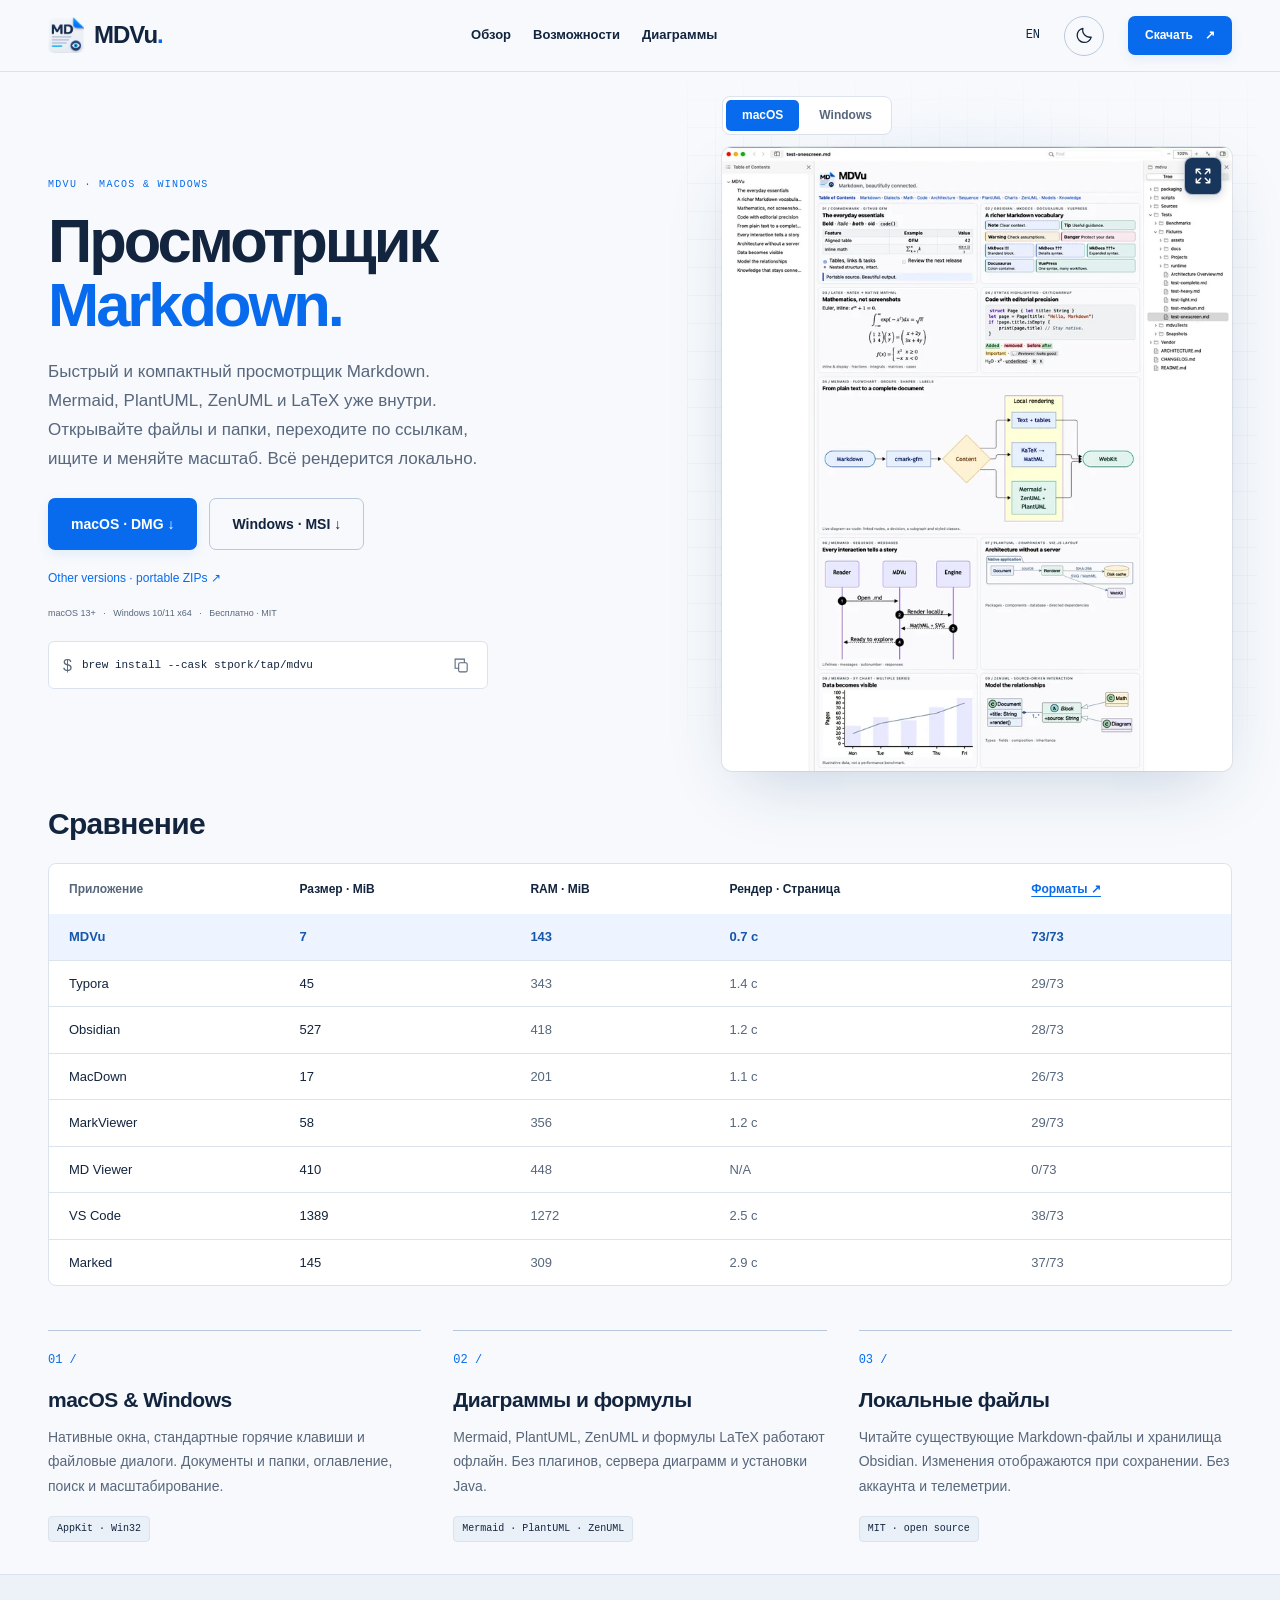
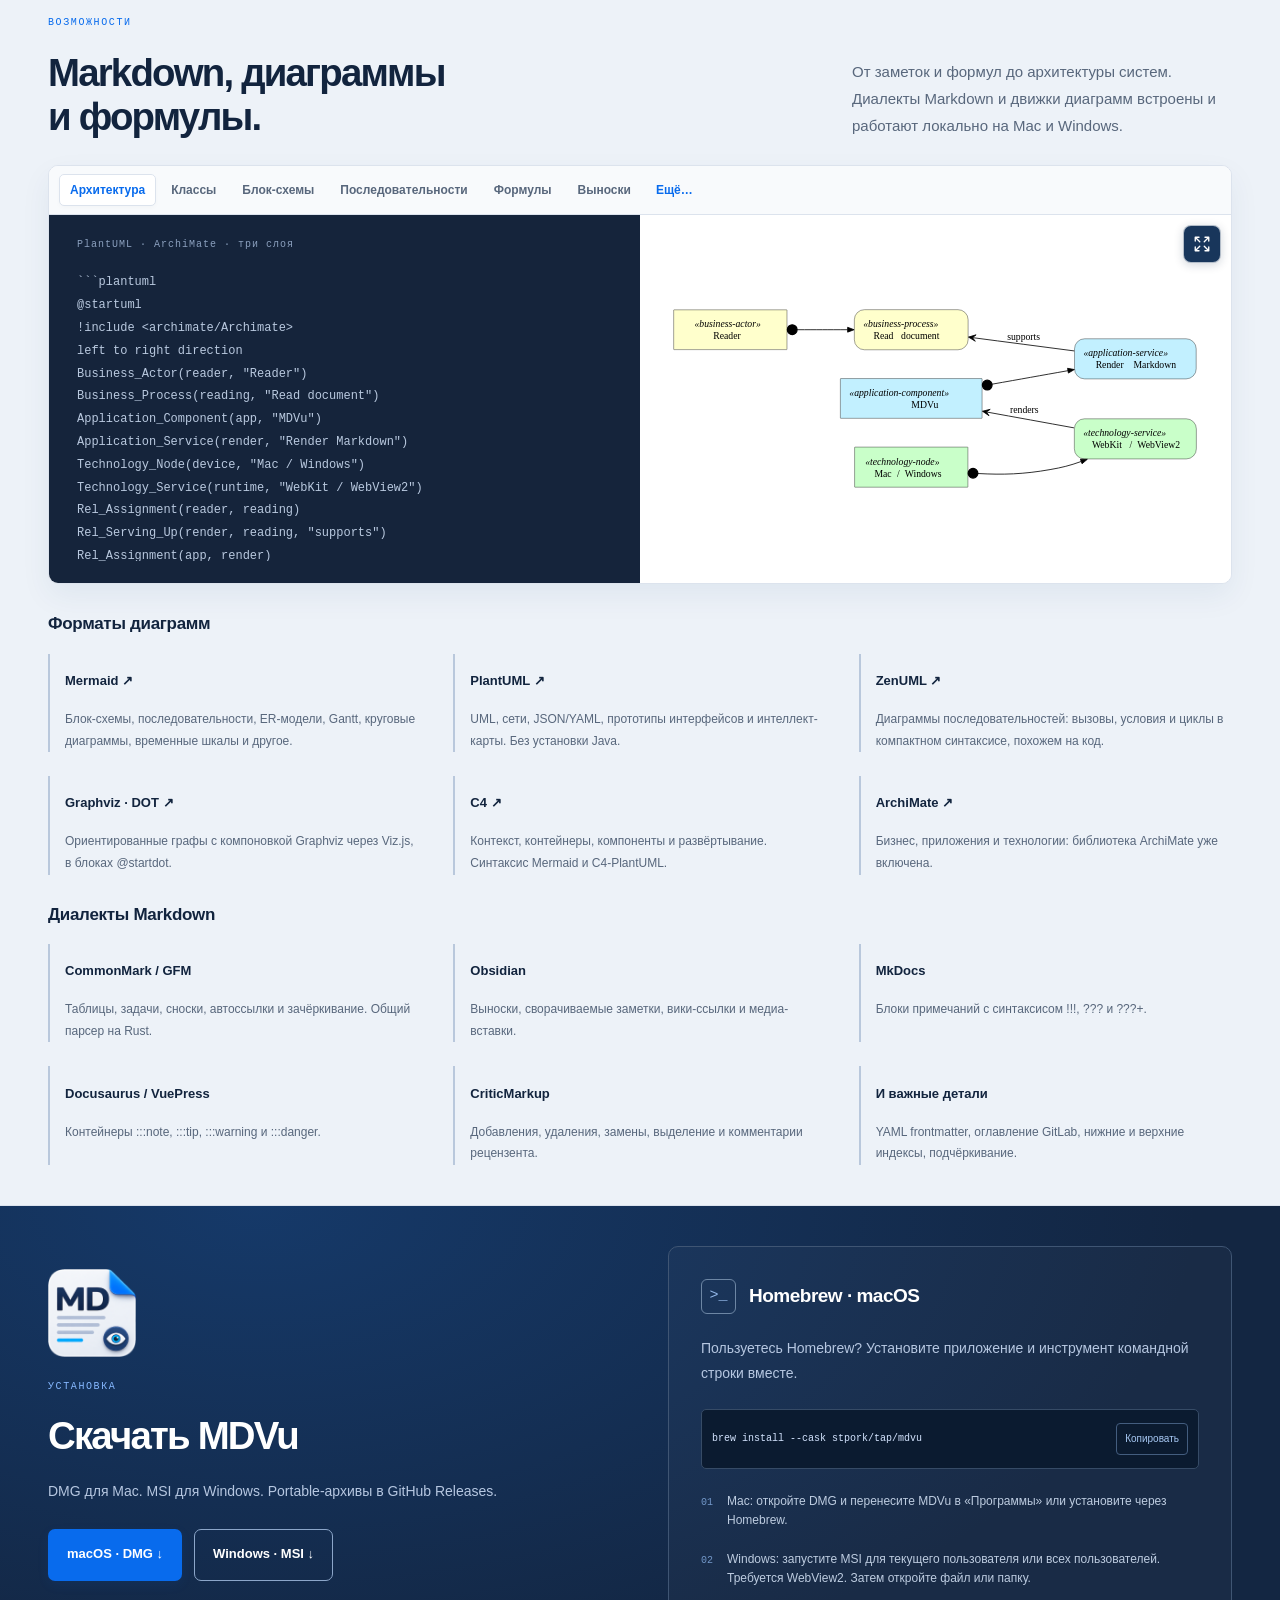
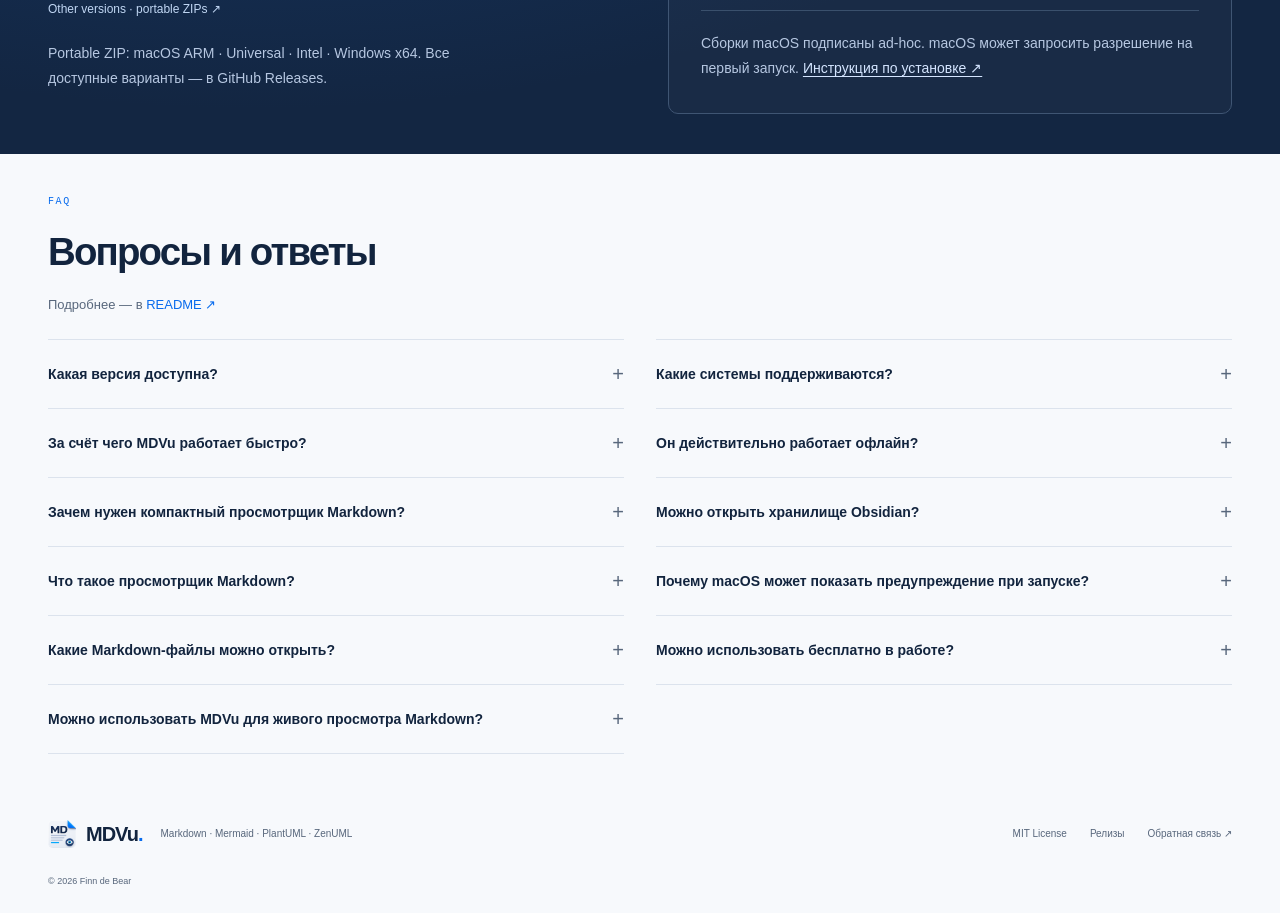
<file: ru/index.html>
<!doctype html>
<html lang="ru"><head>
<!-- Google tag (gtag.js) -->
<script async src="https://www.googletagmanager.com/gtag/js?id=G-HHVQNXLXCP"></script>
<script>
  window.dataLayer = window.dataLayer || [];
  function gtag(){dataLayer.push(arguments);}
  gtag('js', new Date());

  gtag('config', 'G-HHVQNXLXCP');
</script>
<meta charset="utf-8">
<meta name="google-site-verification" content="8hoHZ7azFNVSv9x07AUhAS5xpXH3vrk-LlH07z-cgBc">
<meta name="viewport" content="width=device-width, initial-scale=1">
<meta name="color-scheme" content="light dark">
<meta name="robots" content="noindex, follow">
<title>MDVu — Markdown Viewer for Mac &amp; Windows</title>
<link rel="icon" type="image/png" sizes="96x96" href="/mdvu/assets/favicon-96.png">
<link rel="canonical" href="https://stpork.github.io/mdvu/ru/">
<meta http-equiv="refresh" content="0;url=/mdvu/ru/">
<script>location.replace("/mdvu/ru/" + location.search + location.hash);</script>
</head><body><p><a href="/mdvu/ru/">Открыть MDVu</a></p></body></html>
</file>
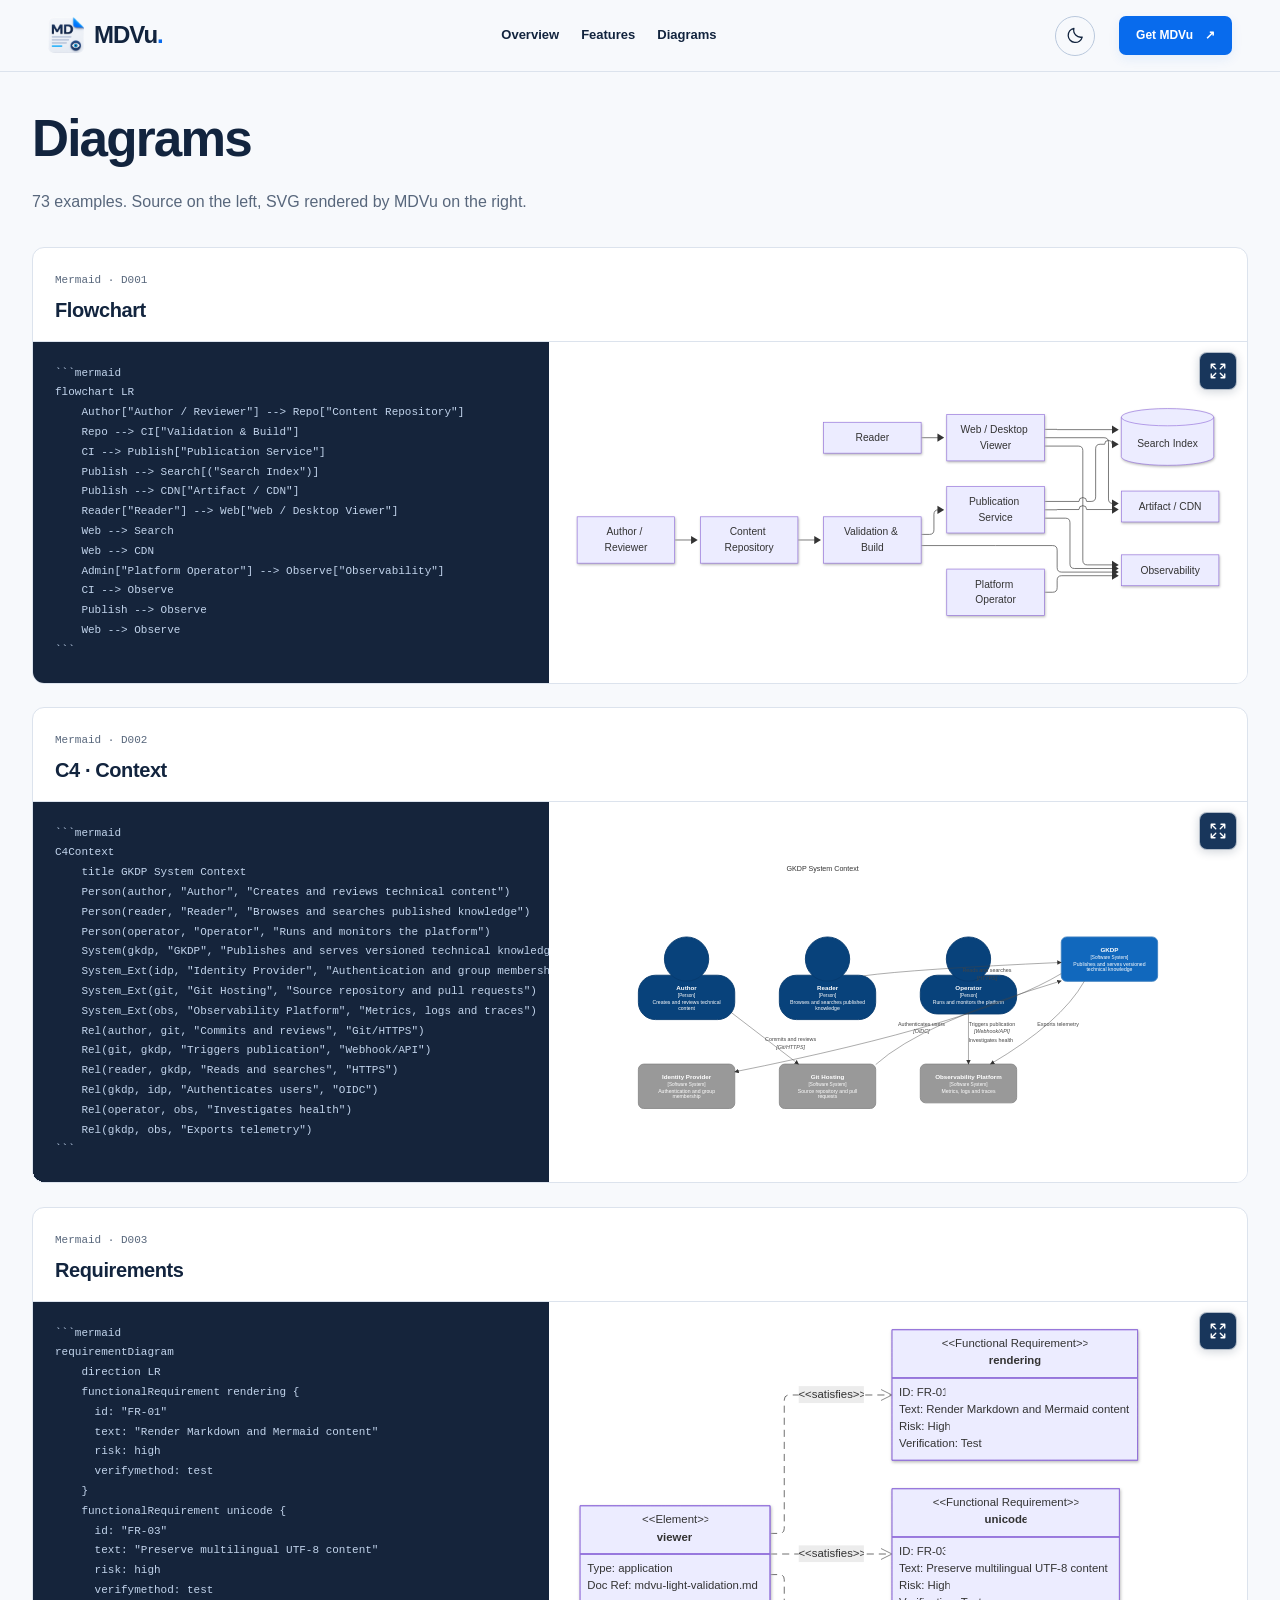
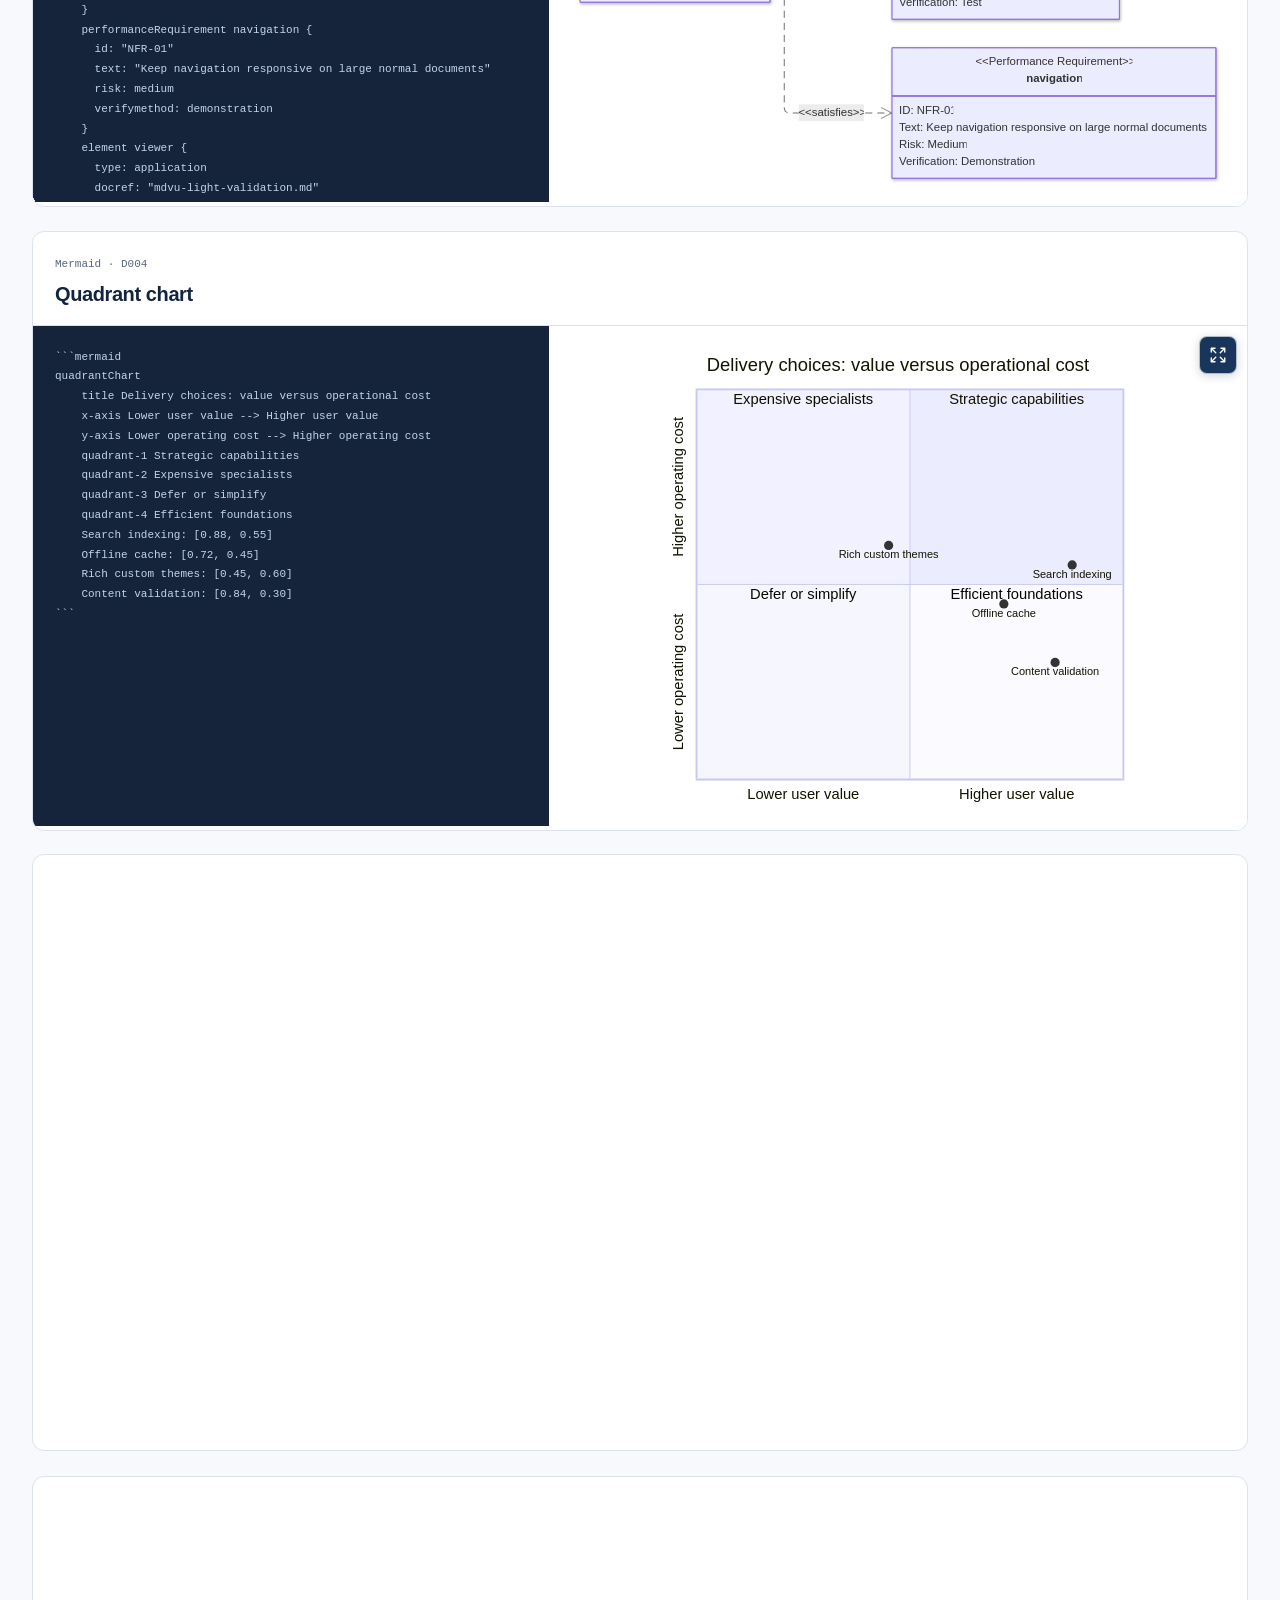
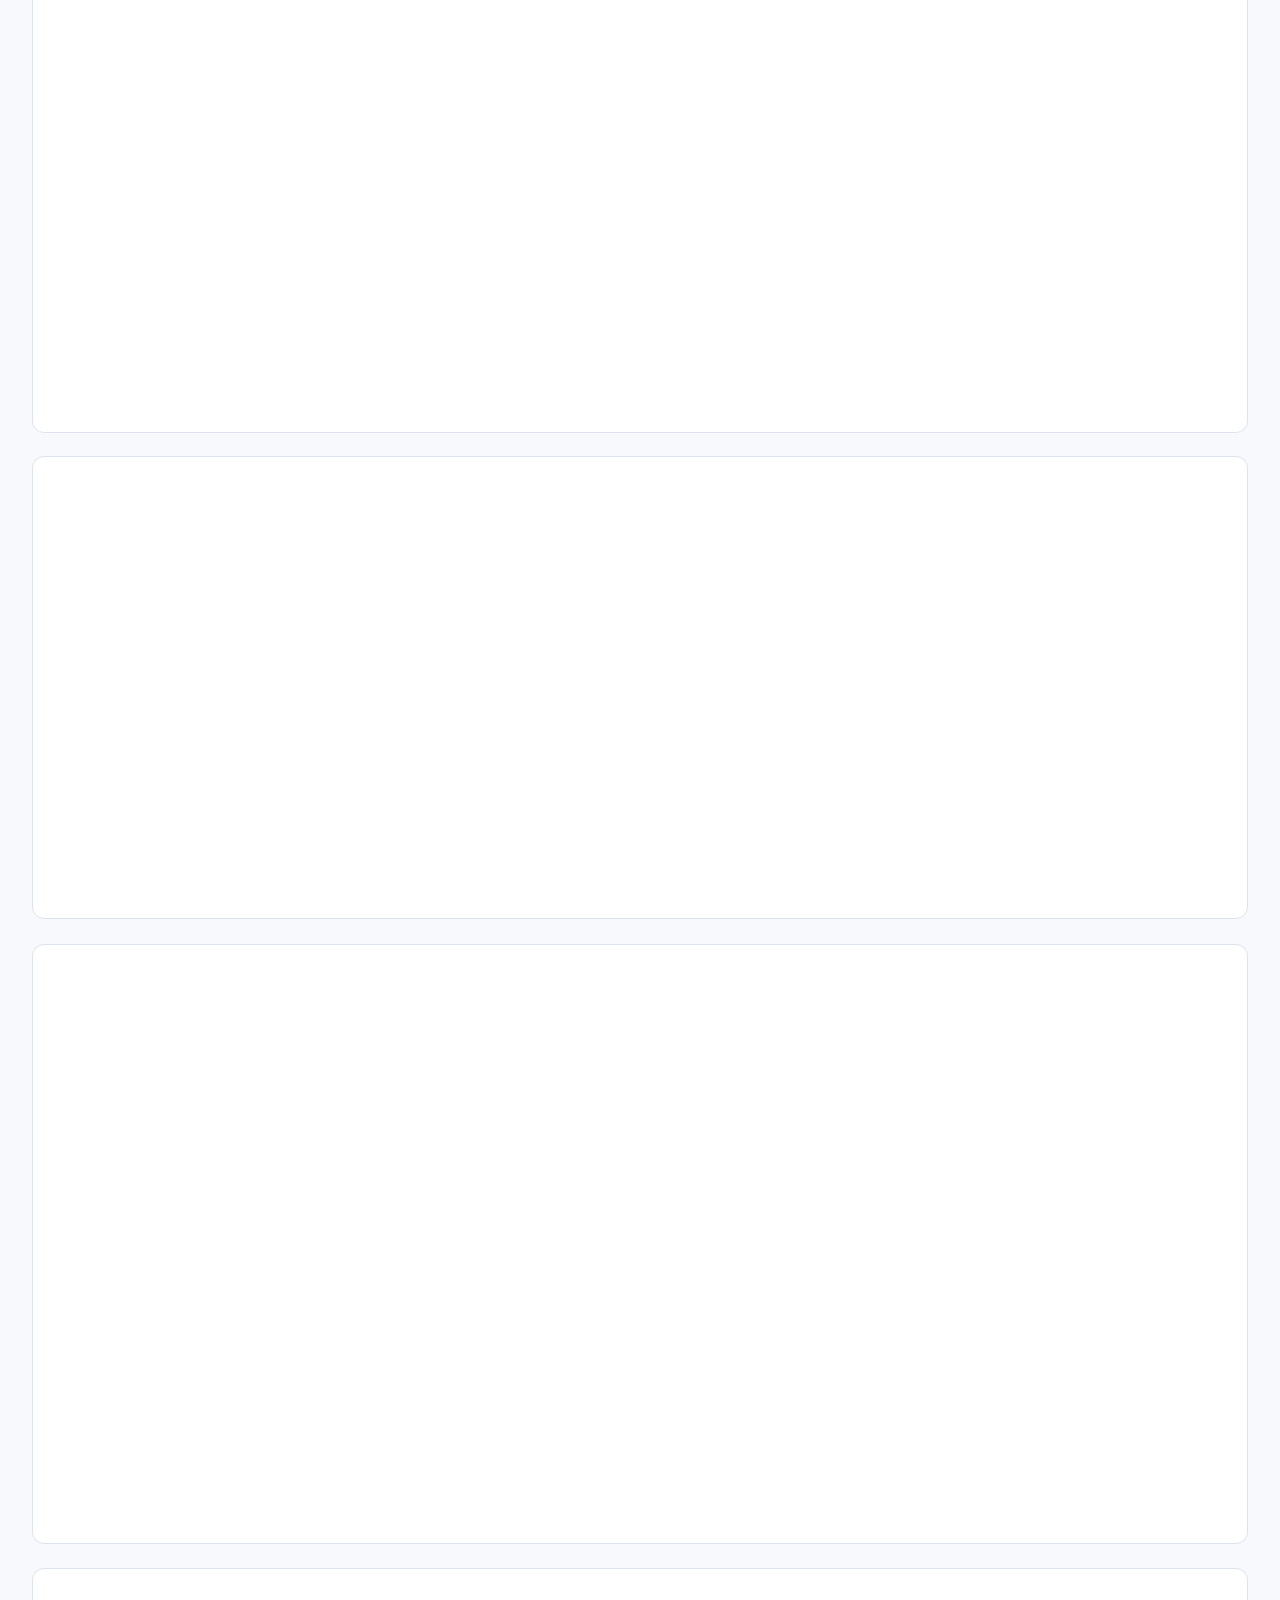
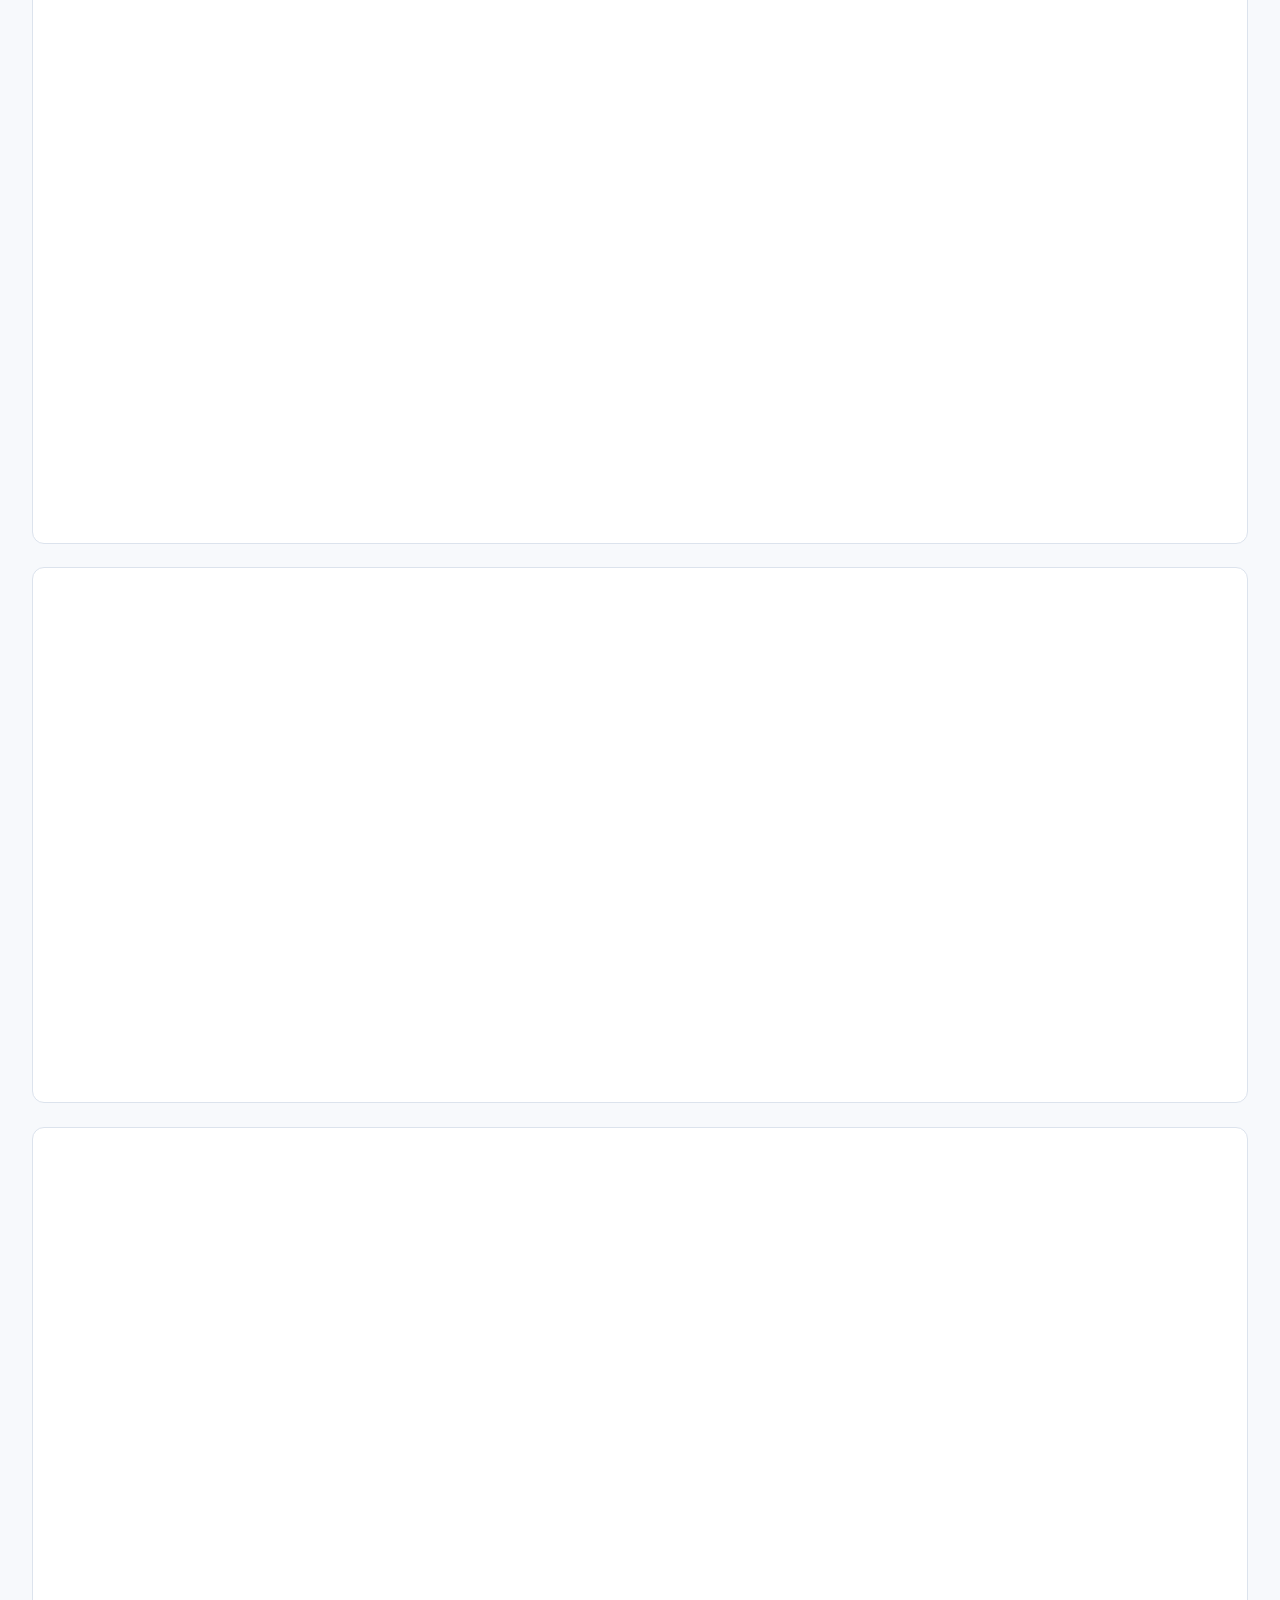
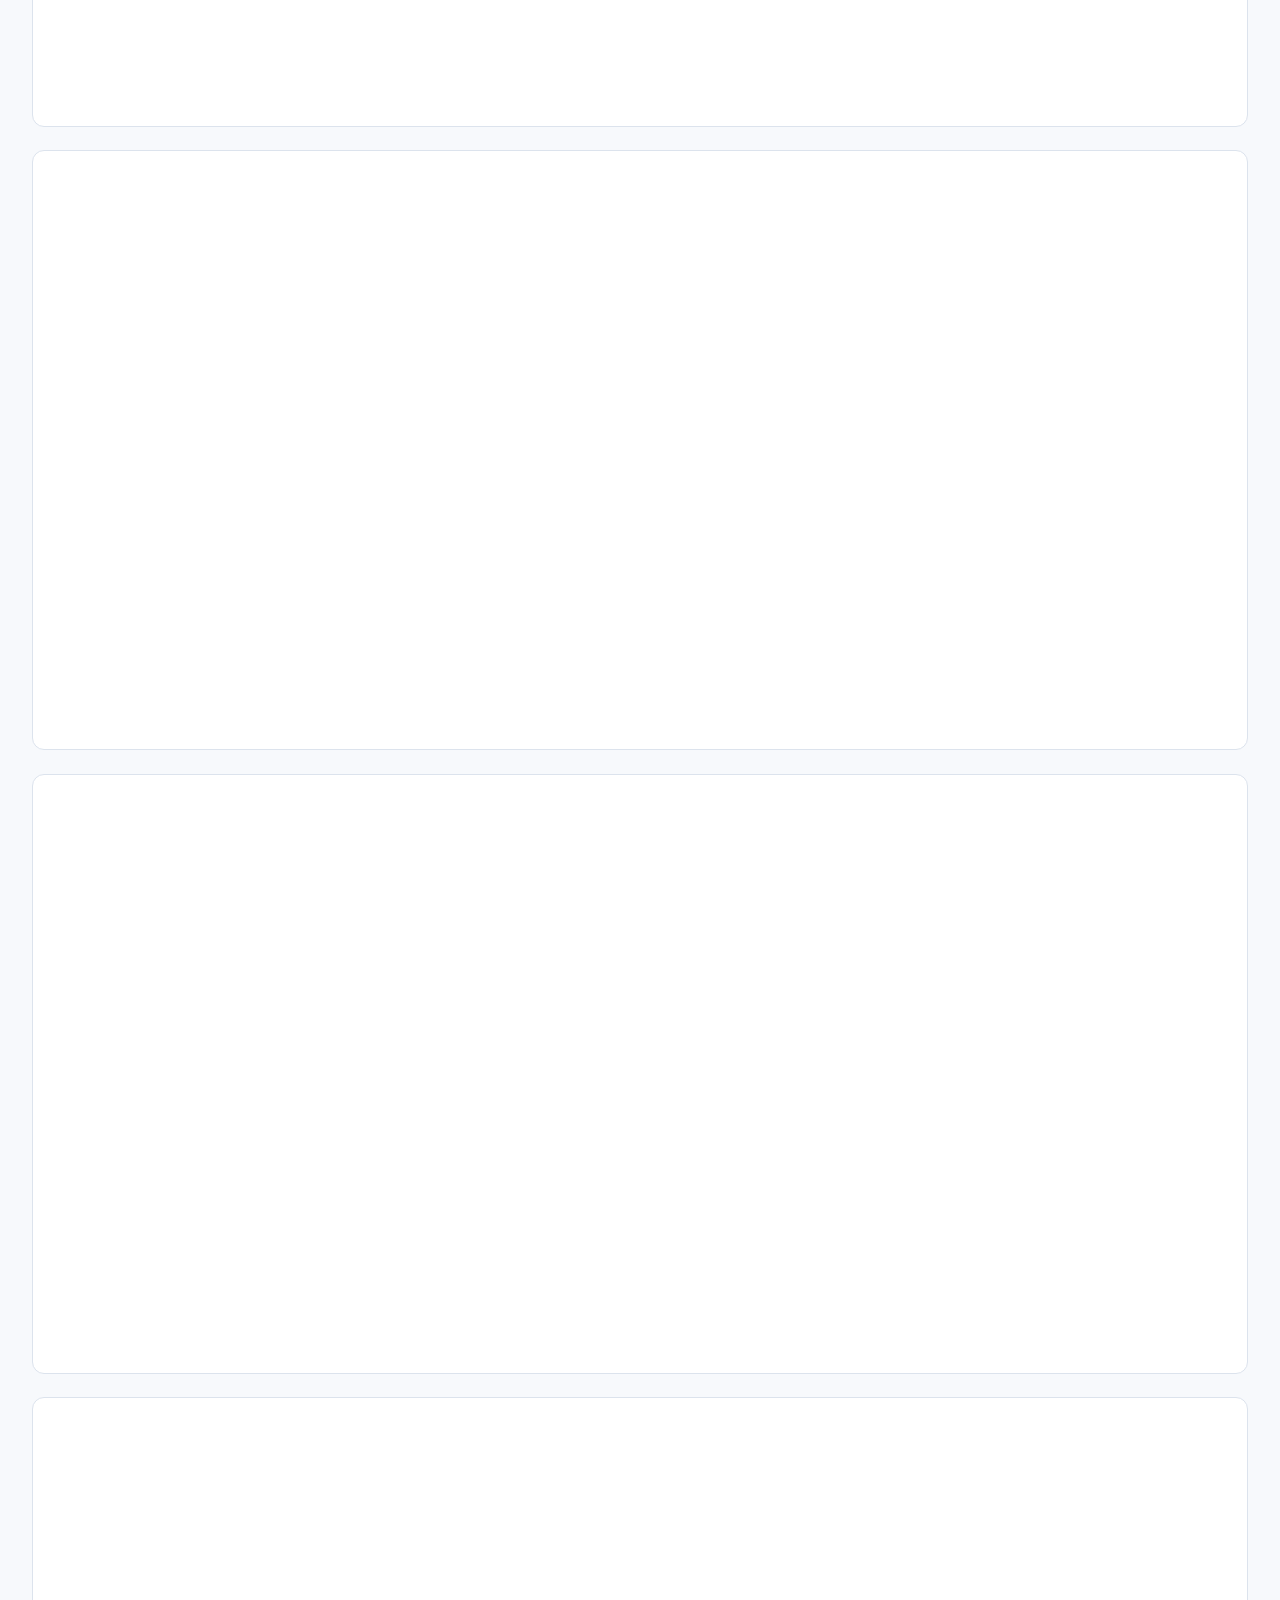
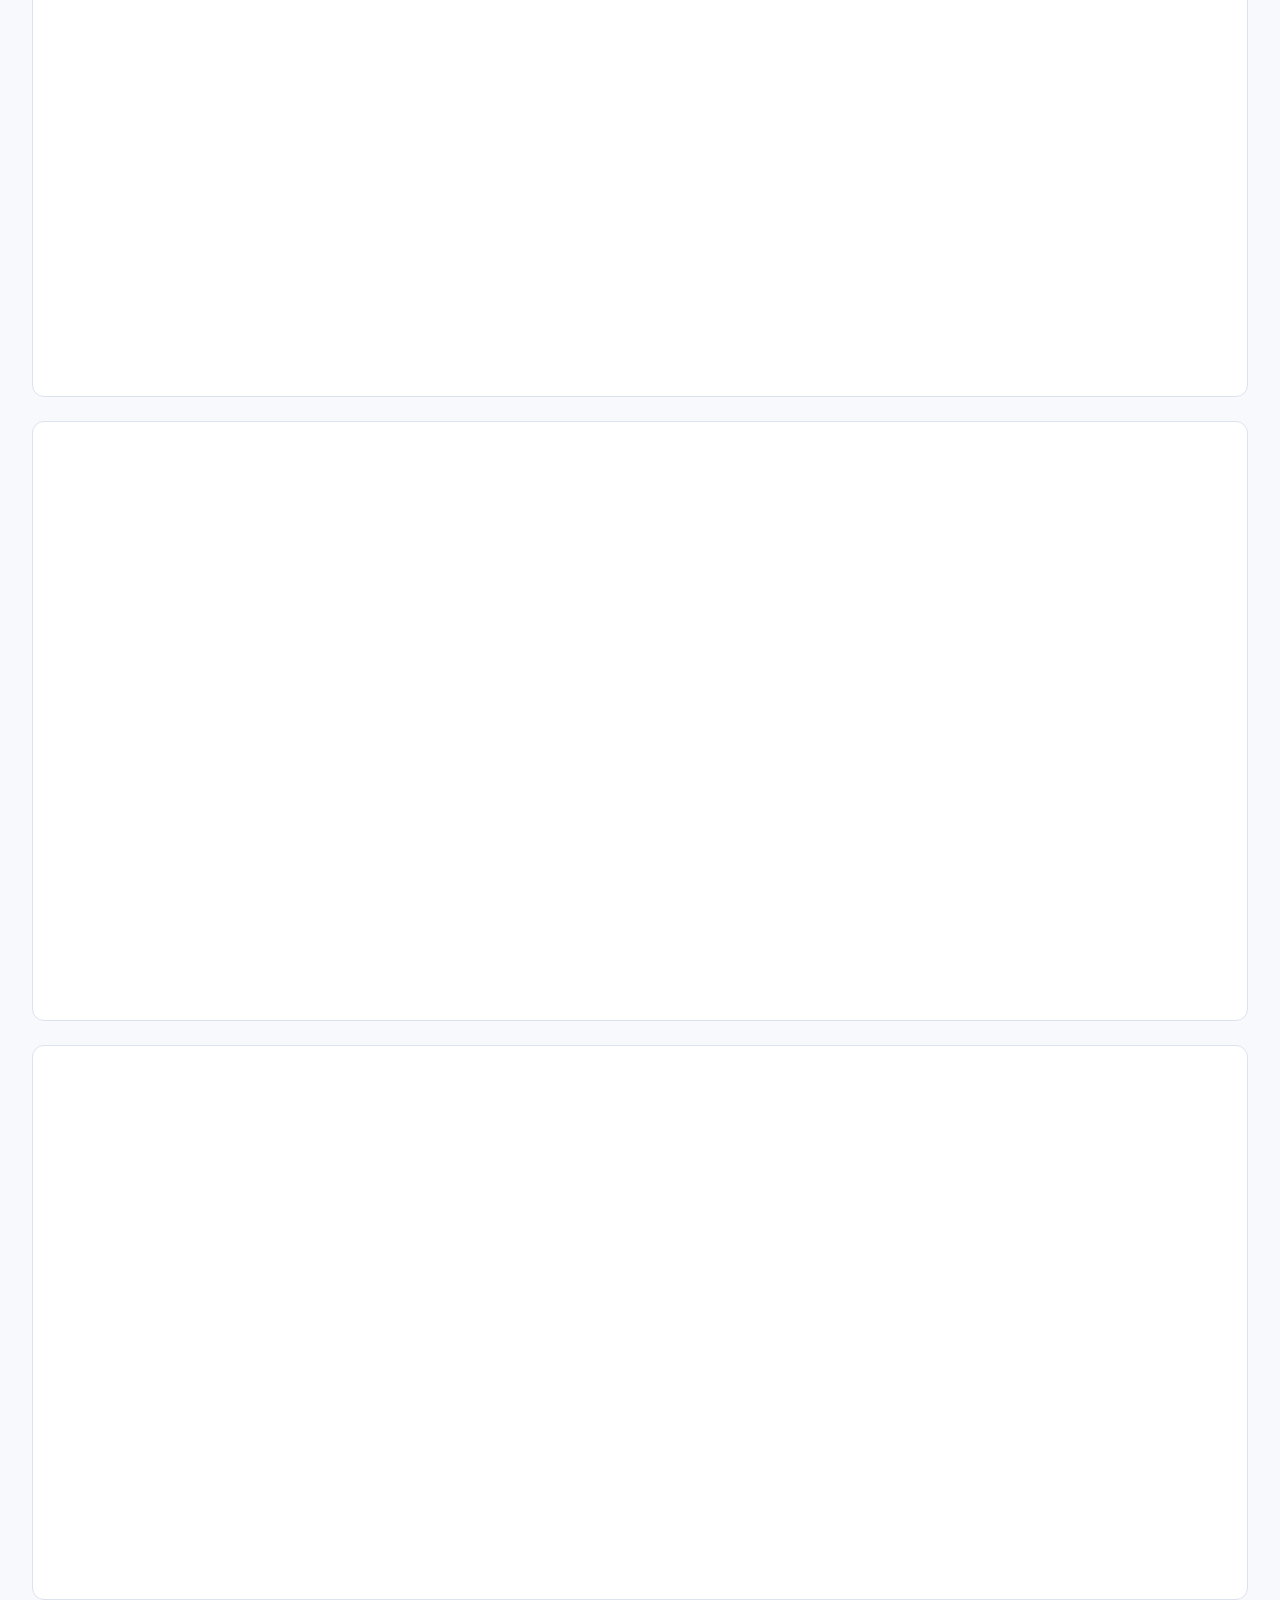
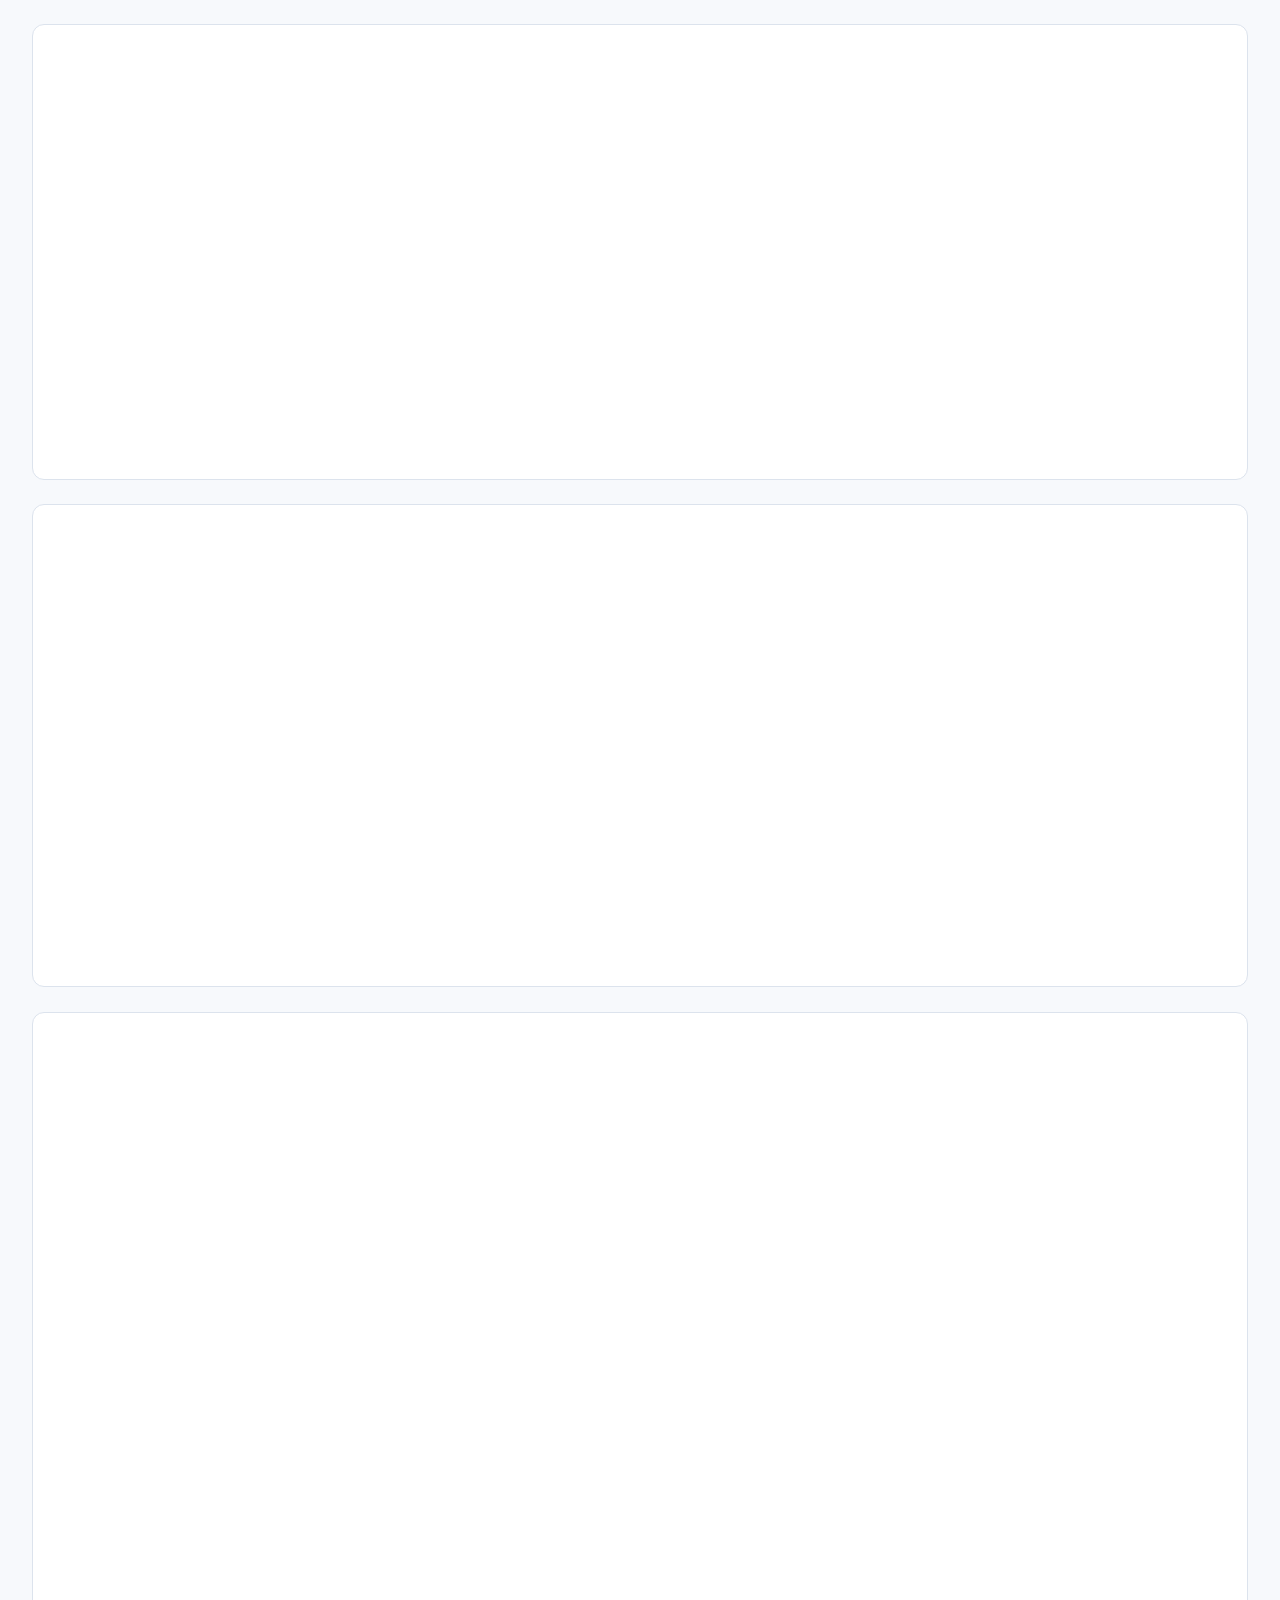
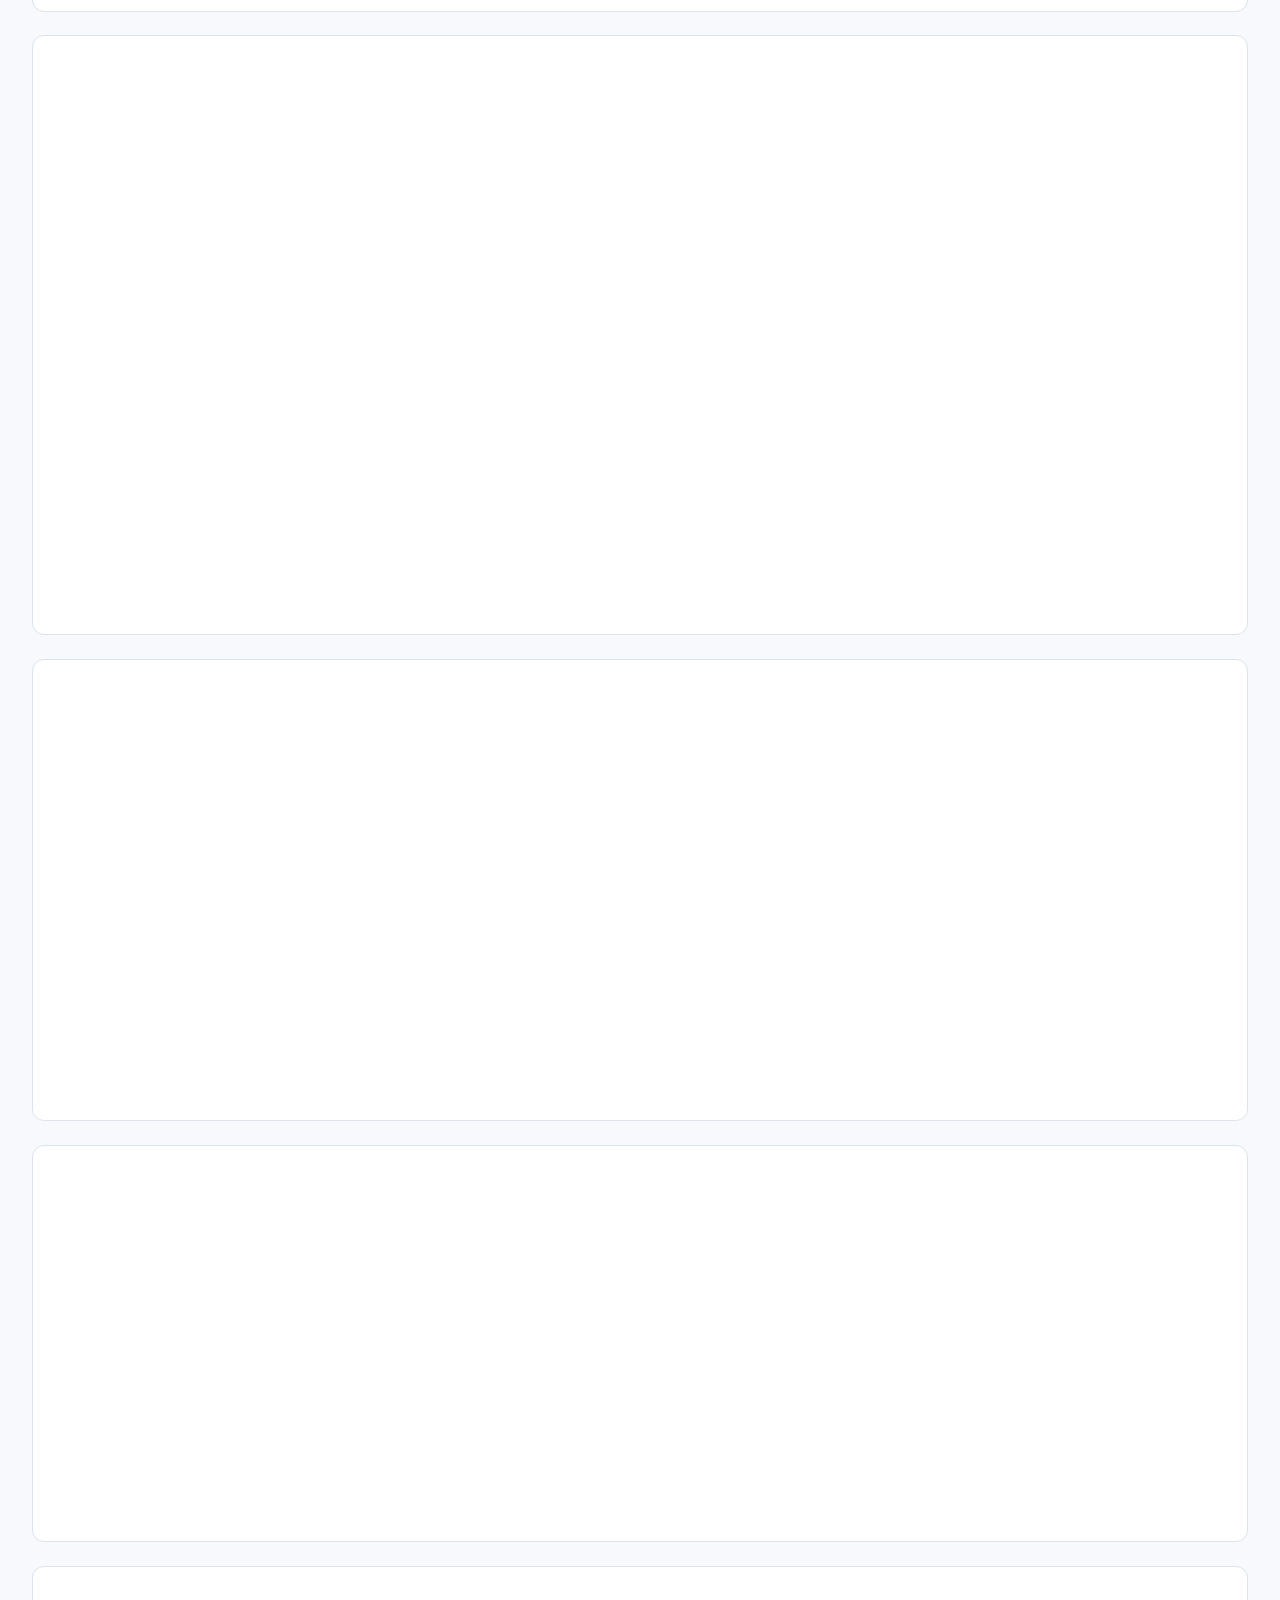
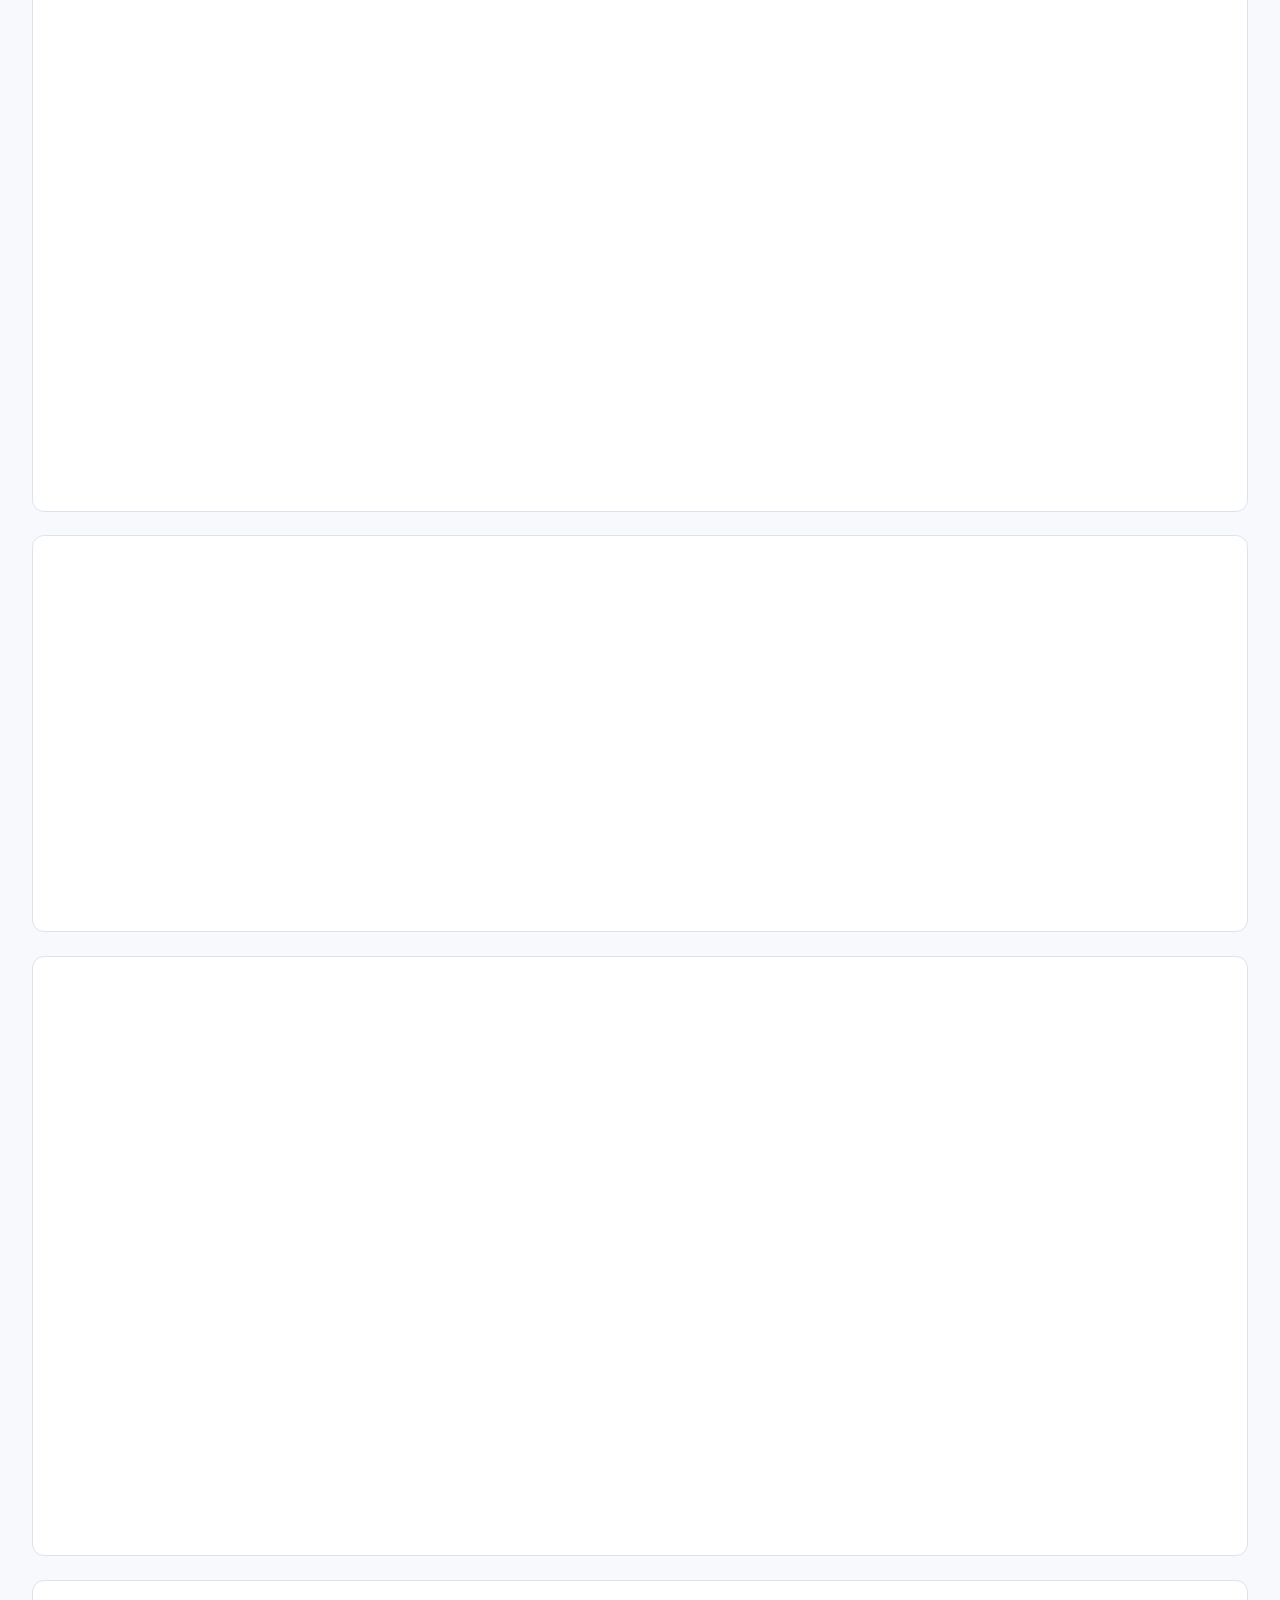
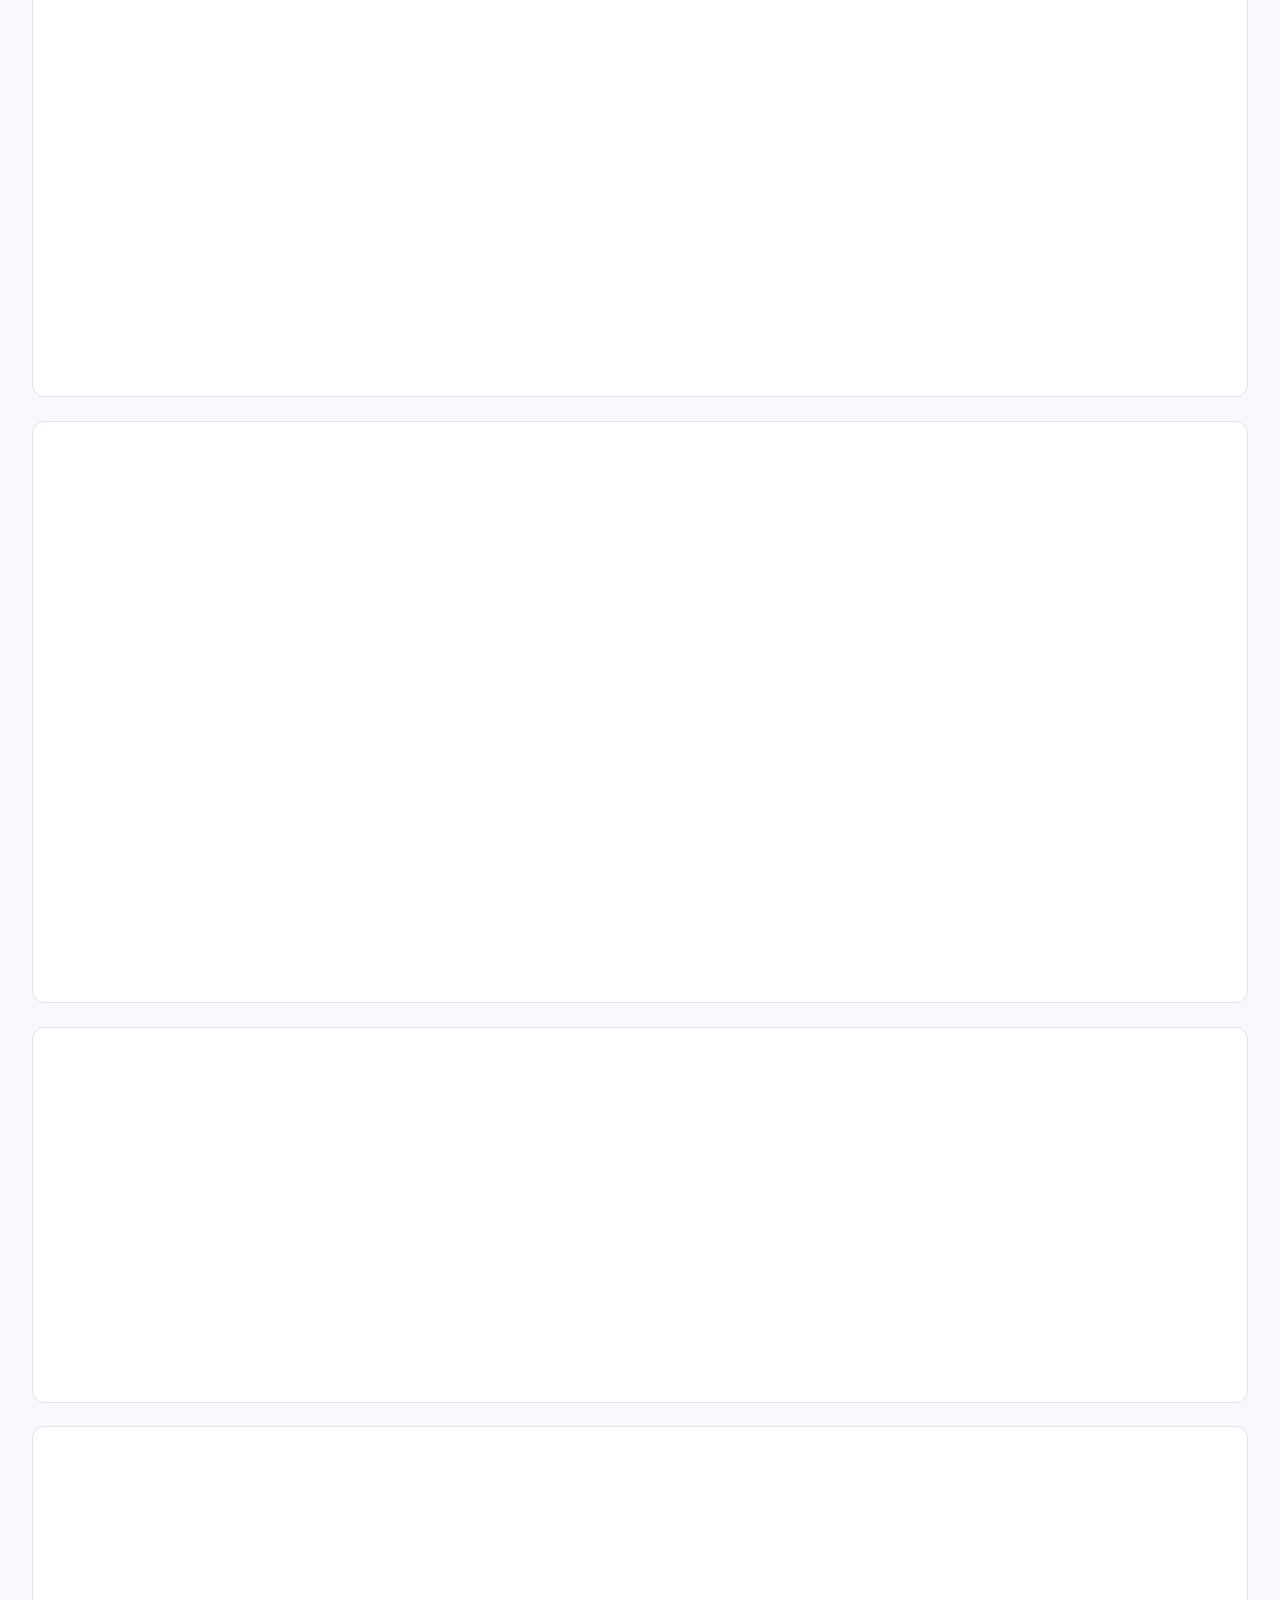
<file: mdvu/diagrams/index.html>
<!doctype html>
<html lang="en">
<head>
<!-- Google tag (gtag.js) -->
<script async src="https://www.googletagmanager.com/gtag/js?id=G-HHVQNXLXCP"></script>
<script>
  window.dataLayer = window.dataLayer || [];
  function gtag(){dataLayer.push(arguments);}
  gtag('js', new Date());

  gtag('config', 'G-HHVQNXLXCP');
</script>
<meta name="google-site-verification" content="8hoHZ7azFNVSv9x07AUhAS5xpXH3vrk-LlH07z-cgBc">
<meta charset="utf-8"><meta name="viewport" content="width=device-width, initial-scale=1">
<title>Markdown Diagrams: Mermaid, PlantUML, C4 & More — MDVu</title><meta name="description" content="73 Markdown diagram examples with source and rendered SVG: Mermaid, PlantUML, ZenUML, Graphviz DOT, C4 and ArchiMate. Browse the MDVu diagram gallery.">
<meta name="robots" content="index, follow, max-image-preview:large">
<meta name="theme-color" content="#f7f9fc"><meta name="color-scheme" content="light dark">
<link rel="canonical" href="https://stpork.github.io/mdvu/diagrams/">
<meta property="og:type" content="website"><meta property="og:site_name" content="MDVu"><meta property="og:title" content="Markdown Diagrams: Mermaid, PlantUML, C4 & More — MDVu"><meta property="og:description" content="73 Markdown diagram examples with source and rendered SVG: Mermaid, PlantUML, ZenUML, Graphviz DOT, C4 and ArchiMate. Browse the MDVu diagram gallery."><meta property="og:url" content="https://stpork.github.io/mdvu/diagrams/"><meta property="og:image" content="https://stpork.github.io/mdvu/assets/social.jpg"><meta property="og:image:width" content="1120"><meta property="og:image:height" content="630"><meta property="og:image:alt" content="MDVu — native Markdown viewer for Mac and Windows"><meta property="og:locale" content="en_US"><meta name="twitter:card" content="summary_large_image"><meta name="twitter:title" content="Markdown Diagrams: Mermaid, PlantUML, C4 & More — MDVu"><meta name="twitter:description" content="73 Markdown diagram examples with source and rendered SVG: Mermaid, PlantUML, ZenUML, Graphviz DOT, C4 and ArchiMate. Browse the MDVu diagram gallery."><meta name="twitter:image" content="https://stpork.github.io/mdvu/assets/social.jpg"><meta name="twitter:image:alt" content="MDVu — native Markdown and MD file viewer">
<link rel="icon" type="image/png" sizes="96x96" href="/mdvu/assets/favicon-96.png"><link rel="apple-touch-icon" href="/mdvu/assets/apple-touch-icon.png"><script src="/mdvu/assets/theme.js?v=55d25b530188"></script><link rel="stylesheet" href="/mdvu/assets/site.css?v=01b2d64cb5e1"><script src="/mdvu/assets/site.js?v=849b1008035b" defer></script>
<script type="application/ld+json">{"@context":"https://schema.org","@graph":[{"@type":"SoftwareApplication","@id":"https://stpork.github.io/mdvu/#app","name":"MDVu","url":"https://stpork.github.io/mdvu/","applicationCategory":"UtilitiesApplication","operatingSystem":["macOS 13+","Windows 10/11 x64"],"softwareVersion":"0.5.3","description":"A superlight, ultracompact Markdown viewer for Mac and Windows. Read MD files, Mermaid, PlantUML and LaTeX offline. Native, free and open source.","image":"https://stpork.github.io/mdvu/assets/mdvu-mac.jpg","screenshot":["https://stpork.github.io/mdvu/assets/mdvu-mac.jpg","https://stpork.github.io/mdvu/assets/mdvu-win.jpg"],"downloadUrl":["https://github.com/stpork/mdvu/releases/latest/download/mdvu-macos.dmg","https://github.com/stpork/mdvu/releases/latest/download/mdvu-windows-x86_64.msi"],"sameAs":"https://github.com/stpork/mdvu","isAccessibleForFree":true,"releaseNotes":"https://github.com/stpork/mdvu/releases/latest","featureList":["Native macOS and Windows Markdown viewer","CommonMark, GFM and Obsidian Markdown extensions","Offline Mermaid, PlantUML, ZenUML, Graphviz DOT, C4 and ArchiMate diagrams","LaTeX math with KaTeX and MathML","Search, outline, folder navigation and zoom"],"license":"https://opensource.org/license/mit","offers":{"@type":"Offer","price":"0","priceCurrency":"USD"},"author":{"@type":"Person","name":"Finn de Bear","url":"https://github.com/stpork"}},{"@type":"WebSite","@id":"https://stpork.github.io/mdvu/#website","name":"MDVu","alternateName":"MDVu Markdown Viewer","url":"https://stpork.github.io/mdvu/","inLanguage":["en","ru"]},{"@type":"WebPage","@id":"https://stpork.github.io/mdvu/diagrams/#webpage","url":"https://stpork.github.io/mdvu/diagrams/","name":"Markdown Diagrams: Mermaid, PlantUML, C4 & More — MDVu","description":"73 Markdown diagram examples with source and rendered SVG: Mermaid, PlantUML, ZenUML, Graphviz DOT, C4 and ArchiMate. Browse the MDVu diagram gallery.","inLanguage":"en","isPartOf":{"@id":"https://stpork.github.io/mdvu/#website"},"about":{"@id":"https://stpork.github.io/mdvu/#app"},"breadcrumb":{"@id":"https://stpork.github.io/mdvu/diagrams/#breadcrumb"}},{"@type":"BreadcrumbList","@id":"https://stpork.github.io/mdvu/diagrams/#breadcrumb","itemListElement":[{"@type":"ListItem","position":1,"name":"MDVu","item":"https://stpork.github.io/mdvu/"},{"@type":"ListItem","position":2,"name":"Diagrams","item":"https://stpork.github.io/mdvu/diagrams/"}]}]}</script>
</head>
<body>
<a class="skip" href="#main">Skip to content</a>
<header class="header"><div class="container nav-wrap"><a class="brand" href="/mdvu/" aria-label="MDVu — home"><img src="/mdvu/assets/icon.webp" width="36" height="36" alt=""><span>MDVu<span class="brand-dot">.</span></span></a><nav aria-label="Main navigation"><a href="/mdvu/#why">Overview</a><a href="/mdvu/#features">Features</a><a href="/mdvu/diagrams/">Diagrams</a></nav><div class="nav-actions"><button class="theme-toggle" type="button" data-theme-toggle aria-label="Switch theme" title="Switch theme"><svg class="sun-icon" width="19" height="19" viewBox="0 0 24 24" aria-hidden="true"><circle cx="12" cy="12" r="4"/><path d="M12 2v2m0 16v2M2 12h2m16 0h2M5 5l1.5 1.5m11 11L19 19M5 19l1.5-1.5m11-11L19 5"/></svg><svg class="moon-icon" width="19" height="19" viewBox="0 0 24 24" aria-hidden="true"><path d="M20.5 14A9 9 0 0 1 10 3a9 9 0 1 0 10.5 11Z"/></svg></button><a class="button button-small" href="/mdvu/#download">Get MDVu <span aria-hidden="true">↗</span></a></div></div></header>
<main id="main"><section class="section gallery-page"><div class="page-heading"><h1 class="page-title">Diagrams</h1><p>73 examples. Source on the left, SVG rendered by MDVu on the right.</p></div><div class="diagram-gallery"><article class="diagram-card" id="D001"><header><span>Mermaid · D001</span><h2>Flowchart</h2></header><div class="diagram-example"><pre tabindex="0" aria-label="Source code"><code>```mermaid
flowchart LR
    Author[&quot;Author / Reviewer&quot;] --&gt; Repo[&quot;Content Repository&quot;]
    Repo --&gt; CI[&quot;Validation &amp; Build&quot;]
    CI --&gt; Publish[&quot;Publication Service&quot;]
    Publish --&gt; Search[(&quot;Search Index&quot;)]
    Publish --&gt; CDN[&quot;Artifact / CDN&quot;]
    Reader[&quot;Reader&quot;] --&gt; Web[&quot;Web / Desktop Viewer&quot;]
    Web --&gt; Search
    Web --&gt; CDN
    Admin[&quot;Platform Operator&quot;] --&gt; Observe[&quot;Observability&quot;]
    CI --&gt; Observe
    Publish --&gt; Observe
    Web --&gt; Observe
```</code></pre><figure><a class="diagram-preview" href="/mdvu/assets/diagrams/D001.svg" data-preview aria-haspopup="dialog" aria-label="Enlarge: Flowchart"><img src="/mdvu/assets/diagrams/D001.svg" width="1016" height="337" loading="lazy" alt="Flowchart"><span class="preview-zoom" aria-hidden="true"><svg width="18" height="18" viewBox="0 0 24 24" fill="none" stroke="currentColor" stroke-width="1.8" stroke-linecap="round" stroke-linejoin="round" aria-hidden="true"><path d="M8 3H3v5m13-5h5v5M3 16v5h5m13-5v5h-5M3 3l6 6m12-6-6 6M3 21l6-6m12 6-6-6"/></svg></span></a></figure></div></article><article class="diagram-card" id="D002"><header><span>Mermaid · D002</span><h2>C4 · Context</h2></header><div class="diagram-example"><pre tabindex="0" aria-label="Source code"><code>```mermaid
C4Context
    title GKDP System Context
    Person(author, &quot;Author&quot;, &quot;Creates and reviews technical content&quot;)
    Person(reader, &quot;Reader&quot;, &quot;Browses and searches published knowledge&quot;)
    Person(operator, &quot;Operator&quot;, &quot;Runs and monitors the platform&quot;)
    System(gkdp, &quot;GKDP&quot;, &quot;Publishes and serves versioned technical knowledge&quot;)
    System_Ext(idp, &quot;Identity Provider&quot;, &quot;Authentication and group membership&quot;)
    System_Ext(git, &quot;Git Hosting&quot;, &quot;Source repository and pull requests&quot;)
    System_Ext(obs, &quot;Observability Platform&quot;, &quot;Metrics, logs and traces&quot;)
    Rel(author, git, &quot;Commits and reviews&quot;, &quot;Git/HTTPS&quot;)
    Rel(git, gkdp, &quot;Triggers publication&quot;, &quot;Webhook/API&quot;)
    Rel(reader, gkdp, &quot;Reads and searches&quot;, &quot;HTTPS&quot;)
    Rel(gkdp, idp, &quot;Authenticates users&quot;, &quot;OIDC&quot;)
    Rel(operator, obs, &quot;Investigates health&quot;)
    Rel(gkdp, obs, &quot;Exports telemetry&quot;)
```</code></pre><figure><a class="diagram-preview" href="/mdvu/assets/diagrams/D002.svg" data-preview aria-haspopup="dialog" aria-label="Enlarge: C4 · Context"><img src="/mdvu/assets/diagrams/D002.svg" width="1464" height="723" loading="lazy" alt="C4 · Context"><span class="preview-zoom" aria-hidden="true"><svg width="18" height="18" viewBox="0 0 24 24" fill="none" stroke="currentColor" stroke-width="1.8" stroke-linecap="round" stroke-linejoin="round" aria-hidden="true"><path d="M8 3H3v5m13-5h5v5M3 16v5h5m13-5v5h-5M3 3l6 6m12-6-6 6M3 21l6-6m12 6-6-6"/></svg></span></a></figure></div></article><article class="diagram-card" id="D003"><header><span>Mermaid · D003</span><h2>Requirements</h2></header><div class="diagram-example"><pre tabindex="0" aria-label="Source code"><code>```mermaid
requirementDiagram
    direction LR
    functionalRequirement rendering {
      id: &quot;FR-01&quot;
      text: &quot;Render Markdown and Mermaid content&quot;
      risk: high
      verifymethod: test
    }
    functionalRequirement unicode {
      id: &quot;FR-03&quot;
      text: &quot;Preserve multilingual UTF-8 content&quot;
      risk: high
      verifymethod: test
    }
    performanceRequirement navigation {
      id: &quot;NFR-01&quot;
      text: &quot;Keep navigation responsive on large normal documents&quot;
      risk: medium
      verifymethod: demonstration
    }
    element viewer {
      type: application
      docref: &quot;mdvu-light-validation.md&quot;
    }
    viewer - satisfies -&gt; rendering
    viewer - satisfies -&gt; unicode
    viewer - satisfies -&gt; navigation
```</code></pre><figure><a class="diagram-preview" href="/mdvu/assets/diagrams/D003.svg" data-preview aria-haspopup="dialog" aria-label="Enlarge: Requirements"><img src="/mdvu/assets/diagrams/D003.svg" width="910" height="648" loading="lazy" alt="Requirements"><span class="preview-zoom" aria-hidden="true"><svg width="18" height="18" viewBox="0 0 24 24" fill="none" stroke="currentColor" stroke-width="1.8" stroke-linecap="round" stroke-linejoin="round" aria-hidden="true"><path d="M8 3H3v5m13-5h5v5M3 16v5h5m13-5v5h-5M3 3l6 6m12-6-6 6M3 21l6-6m12 6-6-6"/></svg></span></a></figure></div></article><article class="diagram-card" id="D004"><header><span>Mermaid · D004</span><h2>Quadrant chart</h2></header><div class="diagram-example"><pre tabindex="0" aria-label="Source code"><code>```mermaid
quadrantChart
    title Delivery choices: value versus operational cost
    x-axis Lower user value --&gt; Higher user value
    y-axis Lower operating cost --&gt; Higher operating cost
    quadrant-1 Strategic capabilities
    quadrant-2 Expensive specialists
    quadrant-3 Defer or simplify
    quadrant-4 Efficient foundations
    Search indexing: [0.88, 0.55]
    Offline cache: [0.72, 0.45]
    Rich custom themes: [0.45, 0.60]
    Content validation: [0.84, 0.30]
```</code></pre><figure><a class="diagram-preview" href="/mdvu/assets/diagrams/D004.svg" data-preview aria-haspopup="dialog" aria-label="Enlarge: Quadrant chart"><img src="/mdvu/assets/diagrams/D004.svg" width="500" height="500" loading="lazy" alt="Quadrant chart"><span class="preview-zoom" aria-hidden="true"><svg width="18" height="18" viewBox="0 0 24 24" fill="none" stroke="currentColor" stroke-width="1.8" stroke-linecap="round" stroke-linejoin="round" aria-hidden="true"><path d="M8 3H3v5m13-5h5v5M3 16v5h5m13-5v5h-5M3 3l6 6m12-6-6 6M3 21l6-6m12 6-6-6"/></svg></span></a></figure></div></article><article class="diagram-card" id="D005"><header><span>Mermaid · D005</span><h2>C4 · Containers</h2></header><div class="diagram-example"><pre tabindex="0" aria-label="Source code"><code>```mermaid
C4Container
    title GKDP Container View
    Person(author, &quot;Author&quot;)
    Person(reader, &quot;Reader&quot;)
    System_Boundary(gkdp, &quot;GKDP&quot;) {
      Container(pipeline, &quot;Publication Pipeline&quot;, &quot;CI&quot;, &quot;Validates and packages content&quot;)
      Container(api, &quot;Knowledge API&quot;, &quot;HTTP service&quot;, &quot;Serves metadata, documents and search&quot;)
      Container(indexer, &quot;Indexer&quot;, &quot;Worker&quot;, &quot;Builds search documents&quot;)
      ContainerDb(store, &quot;Artifact Store&quot;, &quot;Object storage&quot;, &quot;Versioned Markdown and assets&quot;)
      ContainerDb(search, &quot;Search Index&quot;, &quot;Search engine&quot;, &quot;Full-text index&quot;)
      Container(viewer, &quot;Viewer&quot;, &quot;Desktop/Web&quot;, &quot;Renders Markdown and Mermaid&quot;)
    }
    Rel(author, pipeline, &quot;Publishes via repository&quot;)
    Rel(pipeline, store, &quot;Writes immutable artifacts&quot;)
    Rel(pipeline, indexer, &quot;Queues indexing&quot;)
    Rel(indexer, search, &quot;Updates index&quot;)
    Rel(reader, viewer, &quot;Reads&quot;)
    Rel(viewer, api, &quot;Queries&quot;)
    Rel(api, store, &quot;Reads documents&quot;)
    Rel(api, search, &quot;Searches&quot;)
```</code></pre><figure><a class="diagram-preview" href="/mdvu/assets/diagrams/D005.svg" data-preview aria-haspopup="dialog" aria-label="Enlarge: C4 · Containers"><img src="/mdvu/assets/diagrams/D005.svg" width="1564" height="1095" loading="lazy" alt="C4 · Containers"><span class="preview-zoom" aria-hidden="true"><svg width="18" height="18" viewBox="0 0 24 24" fill="none" stroke="currentColor" stroke-width="1.8" stroke-linecap="round" stroke-linejoin="round" aria-hidden="true"><path d="M8 3H3v5m13-5h5v5M3 16v5h5m13-5v5h-5M3 3l6 6m12-6-6 6M3 21l6-6m12 6-6-6"/></svg></span></a></figure></div></article><article class="diagram-card" id="D006"><header><span>Mermaid · D006</span><h2>C4 · Components</h2></header><div class="diagram-example"><pre tabindex="0" aria-label="Source code"><code>```mermaid
C4Component
    title Viewer Components
    Container(viewer, &quot;Viewer&quot;, &quot;Desktop/Web&quot;, &quot;Displays knowledge&quot;)
    ContainerDb(cache, &quot;Local Cache&quot;, &quot;SQLite/files&quot;, &quot;Stores metadata and rendered fragments&quot;)
    Container_Boundary(core, &quot;Rendering Core&quot;) {
      Component(loader, &quot;Document Loader&quot;, &quot;I/O&quot;, &quot;Loads UTF-8 content&quot;)
      Component(parser, &quot;Markdown Parser&quot;, &quot;Parser&quot;, &quot;Creates block structure&quot;)
      Component(mermaid, &quot;Mermaid Adapter&quot;, &quot;JavaScript&quot;, &quot;Creates diagram SVG&quot;)
      Component(nav, &quot;Navigation Index&quot;, &quot;In-memory&quot;, &quot;Headings and anchors&quot;)
      Component(search, &quot;Local Search&quot;, &quot;Index&quot;, &quot;Searches cached content&quot;)
    }
    Rel(viewer, loader, &quot;Open document&quot;)
    Rel(loader, parser, &quot;Parse text&quot;)
    Rel(parser, mermaid, &quot;Render diagram blocks&quot;)
    Rel(parser, nav, &quot;Build heading map&quot;)
    Rel(viewer, search, &quot;Search&quot;)
    Rel(loader, cache, &quot;Read/write&quot;)
```</code></pre><figure><a class="diagram-preview" href="/mdvu/assets/diagrams/D006.svg" data-preview aria-haspopup="dialog" aria-label="Enlarge: C4 · Components"><img src="/mdvu/assets/diagrams/D006.svg" width="1564" height="997" loading="lazy" alt="C4 · Components"><span class="preview-zoom" aria-hidden="true"><svg width="18" height="18" viewBox="0 0 24 24" fill="none" stroke="currentColor" stroke-width="1.8" stroke-linecap="round" stroke-linejoin="round" aria-hidden="true"><path d="M8 3H3v5m13-5h5v5M3 16v5h5m13-5v5h-5M3 3l6 6m12-6-6 6M3 21l6-6m12 6-6-6"/></svg></span></a></figure></div></article><article class="diagram-card" id="D007"><header><span>Mermaid · D007</span><h2>Architecture</h2></header><div class="diagram-example"><pre tabindex="0" aria-label="Source code"><code>```mermaid
architecture-beta
    group client(cloud)[Client]
    group platform(cloud)[Knowledge Platform]
    service user(internet)[Reader] in client
    service viewer(server)[Viewer] in client
    service api(server)[Knowledge API] in platform
    service store(disk)[Artifact Store] in platform
    service index(database)[Search Index] in platform
    user:R --&gt; L:viewer
    viewer:R --&gt; L:api
    api:B --&gt; T:store
    api:R --&gt; L:index
```</code></pre><figure><a class="diagram-preview" href="/mdvu/assets/diagrams/D007.svg" data-preview aria-haspopup="dialog" aria-label="Enlarge: Architecture"><img src="/mdvu/assets/diagrams/D007.svg" width="935" height="463" loading="lazy" alt="Architecture"><span class="preview-zoom" aria-hidden="true"><svg width="18" height="18" viewBox="0 0 24 24" fill="none" stroke="currentColor" stroke-width="1.8" stroke-linecap="round" stroke-linejoin="round" aria-hidden="true"><path d="M8 3H3v5m13-5h5v5M3 16v5h5m13-5v5h-5M3 3l6 6m12-6-6 6M3 21l6-6m12 6-6-6"/></svg></span></a></figure></div></article><article class="diagram-card" id="D008"><header><span>Mermaid · D008</span><h2>Entity relationships</h2></header><div class="diagram-example"><pre tabindex="0" aria-label="Source code"><code>```mermaid
erDiagram
    COLLECTION ||--o{ DOCUMENT : contains
    DOCUMENT ||--o{ RELEASE : publishes
    RELEASE ||--o{ ASSET : references
    RELEASE ||--|| MANIFEST : has
    RELEASE ||--o{ SEARCH_RECORD : produces
    COLLECTION {
      string id PK
      string name
      string default_locale
    }
    DOCUMENT {
      string id PK
      string path
      string title
    }
    RELEASE {
      string id PK
      string document_id FK
      string git_sha
      datetime published_at
    }
    ASSET {
      string id PK
      string media_type
      string sha256
    }
    MANIFEST {
      string release_id PK
      string content_sha256
      string renderer_version
    }
    SEARCH_RECORD {
      string release_id FK
      string locale
      string text
    }
```</code></pre><figure><a class="diagram-preview" href="/mdvu/assets/diagrams/D008.svg" data-preview aria-haspopup="dialog" aria-label="Enlarge: Entity relationships"><img src="/mdvu/assets/diagrams/D008.svg" width="776" height="1046" loading="lazy" alt="Entity relationships"><span class="preview-zoom" aria-hidden="true"><svg width="18" height="18" viewBox="0 0 24 24" fill="none" stroke="currentColor" stroke-width="1.8" stroke-linecap="round" stroke-linejoin="round" aria-hidden="true"><path d="M8 3H3v5m13-5h5v5M3 16v5h5m13-5v5h-5M3 3l6 6m12-6-6 6M3 21l6-6m12 6-6-6"/></svg></span></a></figure></div></article><article class="diagram-card" id="D009"><header><span>Mermaid · D009</span><h2>Sankey diagram</h2></header><div class="diagram-example"><pre tabindex="0" aria-label="Source code"><code>```mermaid
sankey
    Source Markdown,Validation,100
    Validation,Published Artifact,82
    Validation,Rejected Change,18
    Published Artifact,Search Index,45
    Published Artifact,Client Cache,37
    Search Index,Reader Discovery,45
    Client Cache,Reader Open,37
```</code></pre><figure><a class="diagram-preview" href="/mdvu/assets/diagrams/D009.svg" data-preview aria-haspopup="dialog" aria-label="Enlarge: Sankey diagram"><img src="/mdvu/assets/diagrams/D009.svg" width="600" height="400" loading="lazy" alt="Sankey diagram"><span class="preview-zoom" aria-hidden="true"><svg width="18" height="18" viewBox="0 0 24 24" fill="none" stroke="currentColor" stroke-width="1.8" stroke-linecap="round" stroke-linejoin="round" aria-hidden="true"><path d="M8 3H3v5m13-5h5v5M3 16v5h5m13-5v5h-5M3 3l6 6m12-6-6 6M3 21l6-6m12 6-6-6"/></svg></span></a></figure></div></article><article class="diagram-card" id="D010"><header><span>Mermaid · D010</span><h2>Sequence diagram</h2></header><div class="diagram-example"><pre tabindex="0" aria-label="Source code"><code>```mermaid
sequenceDiagram
    autonumber
    actor Reader
    participant Viewer
    participant API
    participant Search
    participant Store
    Reader-&gt;&gt;Viewer: Search &quot;identity federation&quot;
    Viewer-&gt;&gt;API: GET /search?q=identity+federation
    API-&gt;&gt;Search: Query index
    Search--&gt;&gt;API: Ranked results
    API--&gt;&gt;Viewer: Result metadata
    Reader-&gt;&gt;Viewer: Open result
    Viewer-&gt;&gt;API: GET document release
    API-&gt;&gt;Store: Read immutable artifact
    Store--&gt;&gt;API: Markdown + manifest
    API--&gt;&gt;Viewer: UTF-8 document
    Viewer--&gt;&gt;Reader: Render text and diagrams
```</code></pre><figure><a class="diagram-preview" href="/mdvu/assets/diagrams/D010.svg" data-preview aria-haspopup="dialog" aria-label="Enlarge: Sequence diagram"><img src="/mdvu/assets/diagrams/D010.svg" width="1231" height="725" loading="lazy" alt="Sequence diagram"><span class="preview-zoom" aria-hidden="true"><svg width="18" height="18" viewBox="0 0 24 24" fill="none" stroke="currentColor" stroke-width="1.8" stroke-linecap="round" stroke-linejoin="round" aria-hidden="true"><path d="M8 3H3v5m13-5h5v5M3 16v5h5m13-5v5h-5M3 3l6 6m12-6-6 6M3 21l6-6m12 6-6-6"/></svg></span></a></figure></div></article><article class="diagram-card" id="D011"><header><span>Mermaid · D011</span><h2>State diagram</h2></header><div class="diagram-example"><pre tabindex="0" aria-label="Source code"><code>```mermaid
stateDiagram-v2
    [*] --&gt; Draft
    Draft --&gt; Review : pull request opened
    Review --&gt; Rejected : policy failure
    Rejected --&gt; Draft : author updates
    Review --&gt; Approved : review + checks pass
    Approved --&gt; Published : signed publication job
    Published --&gt; Superseded : newer release
    Superseded --&gt; Archived : retention transition
    Archived --&gt; [*]
```</code></pre><figure><a class="diagram-preview" href="/mdvu/assets/diagrams/D011.svg" data-preview aria-haspopup="dialog" aria-label="Enlarge: State diagram"><img src="/mdvu/assets/diagrams/D011.svg" width="390" height="884" loading="lazy" alt="State diagram"><span class="preview-zoom" aria-hidden="true"><svg width="18" height="18" viewBox="0 0 24 24" fill="none" stroke="currentColor" stroke-width="1.8" stroke-linecap="round" stroke-linejoin="round" aria-hidden="true"><path d="M8 3H3v5m13-5h5v5M3 16v5h5m13-5v5h-5M3 3l6 6m12-6-6 6M3 21l6-6m12 6-6-6"/></svg></span></a></figure></div></article><article class="diagram-card" id="D012"><header><span>Mermaid · D012</span><h2>Ishikawa diagram</h2></header><div class="diagram-example"><pre tabindex="0" aria-label="Source code"><code>```mermaid
ishikawa-beta
    Rendering Incident
      Content
        Unsupported syntax
        Unsafe HTML
      Runtime
        Mermaid version mismatch
        Font fallback
      Delivery
        Partial artifact upload
        Stale cache
      Operations
        Missing alert
        Insufficient diagnostics
```</code></pre><figure><a class="diagram-preview" href="/mdvu/assets/diagrams/D012.svg" data-preview aria-haspopup="dialog" aria-label="Enlarge: Ishikawa diagram"><img src="/mdvu/assets/diagrams/D012.svg" width="466" height="580" loading="lazy" alt="Ishikawa diagram"><span class="preview-zoom" aria-hidden="true"><svg width="18" height="18" viewBox="0 0 24 24" fill="none" stroke="currentColor" stroke-width="1.8" stroke-linecap="round" stroke-linejoin="round" aria-hidden="true"><path d="M8 3H3v5m13-5h5v5M3 16v5h5m13-5v5h-5M3 3l6 6m12-6-6 6M3 21l6-6m12 6-6-6"/></svg></span></a></figure></div></article><article class="diagram-card" id="D013"><header><span>Mermaid · D013</span><h2>C4 · Dynamic view</h2></header><div class="diagram-example"><pre tabindex="0" aria-label="Source code"><code>```mermaid
C4Dynamic
    title Reader opens a document
    Container(ui, &quot;Viewer&quot;, &quot;Desktop/Web&quot;, &quot;Displays the document&quot;)
    Container_Boundary(core, &quot;Rendering Core&quot;) {
      Component(parser, &quot;Markdown Parser&quot;, &quot;Parser&quot;, &quot;Builds block model&quot;)
      Component(renderer, &quot;Mermaid Renderer&quot;, &quot;JavaScript&quot;, &quot;Builds SVG&quot;)
    }
    Rel(ui, parser, &quot;1. Parse Markdown&quot;)
    Rel(parser, renderer, &quot;2. Render Mermaid blocks&quot;)
    Rel(renderer, ui, &quot;3. Return SVG&quot;)
```</code></pre><figure><a class="diagram-preview" href="/mdvu/assets/diagrams/D013.svg" data-preview aria-haspopup="dialog" aria-label="Enlarge: C4 · Dynamic view"><img src="/mdvu/assets/diagrams/D013.svg" width="932" height="770" loading="lazy" alt="C4 · Dynamic view"><span class="preview-zoom" aria-hidden="true"><svg width="18" height="18" viewBox="0 0 24 24" fill="none" stroke="currentColor" stroke-width="1.8" stroke-linecap="round" stroke-linejoin="round" aria-hidden="true"><path d="M8 3H3v5m13-5h5v5M3 16v5h5m13-5v5h-5M3 3l6 6m12-6-6 6M3 21l6-6m12 6-6-6"/></svg></span></a></figure></div></article><article class="diagram-card" id="D014"><header><span>Mermaid · D014</span><h2>ZenUML sequence</h2></header><div class="diagram-example"><pre tabindex="0" aria-label="Source code"><code>```mermaid
zenuml
    @Actor Reader
    Reader-&gt;Viewer: open(document)
    Viewer-&gt;Parser: parse(markdown)
    if(hasDiagrams) {
      Viewer-&gt;Mermaid: render(diagrams)
      Mermaid-&gt;Viewer: svg
    }
    Viewer-&gt;Reader: display(document)
```</code></pre><figure><a class="diagram-preview" href="/mdvu/assets/diagrams/D014.svg" data-preview aria-haspopup="dialog" aria-label="Enlarge: ZenUML sequence"><img src="/mdvu/assets/diagrams/D014.svg" width="553" height="396" loading="lazy" alt="ZenUML sequence"><span class="preview-zoom" aria-hidden="true"><svg width="18" height="18" viewBox="0 0 24 24" fill="none" stroke="currentColor" stroke-width="1.8" stroke-linecap="round" stroke-linejoin="round" aria-hidden="true"><path d="M8 3H3v5m13-5h5v5M3 16v5h5m13-5v5h-5M3 3l6 6m12-6-6 6M3 21l6-6m12 6-6-6"/></svg></span></a></figure></div></article><article class="diagram-card" id="D015"><header><span>Mermaid · D015</span><h2>Swimlanes</h2></header><div class="diagram-example"><pre tabindex="0" aria-label="Source code"><code>```mermaid
swimlane-beta LR
    subgraph Author[Author]
      A[Edit Markdown]
      D[Address review]
    end
    subgraph Platform[Platform]
      B[Validate]
      C[Publish]
    end
    subgraph Reader[Reader]
      E[Open release]
    end
    A --&gt; B
    B --&gt; D
    D --&gt; B
    B --&gt; C
    C --&gt; E
```</code></pre><figure><a class="diagram-preview" href="/mdvu/assets/diagrams/D015.svg" data-preview aria-haspopup="dialog" aria-label="Enlarge: Swimlanes"><img src="/mdvu/assets/diagrams/D015.svg" width="719" height="640" loading="lazy" alt="Swimlanes"><span class="preview-zoom" aria-hidden="true"><svg width="18" height="18" viewBox="0 0 24 24" fill="none" stroke="currentColor" stroke-width="1.8" stroke-linecap="round" stroke-linejoin="round" aria-hidden="true"><path d="M8 3H3v5m13-5h5v5M3 16v5h5m13-5v5h-5M3 3l6 6m12-6-6 6M3 21l6-6m12 6-6-6"/></svg></span></a></figure></div></article><article class="diagram-card" id="D016"><header><span>Mermaid · D016</span><h2>C4 · Deployment</h2></header><div class="diagram-example"><pre tabindex="0" aria-label="Source code"><code>```mermaid
C4Deployment
    title GKDP Deployment
    Deployment_Node(cloud, &quot;Cloud Region&quot;, &quot;Managed platform&quot;) {
      Deployment_Node(app, &quot;Application Cluster&quot;, &quot;Containers&quot;) {
        Container(api, &quot;Knowledge API&quot;, &quot;Service&quot;, &quot;Metadata and content API&quot;)
        Container(indexer, &quot;Indexer&quot;, &quot;Worker&quot;, &quot;Search indexing&quot;)
      }
      Deployment_Node(data, &quot;Data Services&quot;, &quot;Managed&quot;) {
        ContainerDb(store, &quot;Artifact Store&quot;, &quot;Object storage&quot;, &quot;Published content&quot;)
        ContainerDb(search, &quot;Search&quot;, &quot;Search engine&quot;, &quot;Indexes&quot;)
      }
    }
    Deployment_Node(mac, &quot;Reader Device&quot;, &quot;macOS&quot;) {
      Container(viewer, &quot;Viewer&quot;, &quot;Native app&quot;, &quot;Markdown + Mermaid rendering&quot;)
    }
    Rel(viewer, api, &quot;HTTPS&quot;)
    Rel(api, store, &quot;Read&quot;)
    Rel(api, search, &quot;Query&quot;)
    Rel(indexer, search, &quot;Write&quot;)
```</code></pre><figure><a class="diagram-preview" href="/mdvu/assets/diagrams/D016.svg" data-preview aria-haspopup="dialog" aria-label="Enlarge: C4 · Deployment"><img src="/mdvu/assets/diagrams/D016.svg" width="1448" height="883" loading="lazy" alt="C4 · Deployment"><span class="preview-zoom" aria-hidden="true"><svg width="18" height="18" viewBox="0 0 24 24" fill="none" stroke="currentColor" stroke-width="1.8" stroke-linecap="round" stroke-linejoin="round" aria-hidden="true"><path d="M8 3H3v5m13-5h5v5M3 16v5h5m13-5v5h-5M3 3l6 6m12-6-6 6M3 21l6-6m12 6-6-6"/></svg></span></a></figure></div></article><article class="diagram-card diagram-wide" id="D017"><header><span>Mermaid · D017</span><h2>Gantt chart</h2></header><div class="diagram-example"><pre tabindex="0" aria-label="Source code"><code>```mermaid
gantt
    title Example release train
    dateFormat YYYY-MM-DD
    axisFormat %d %b
    section Content
    Draft documentation      :done, a1, 2026-09-01, 2d
    Technical review         :done, after a1, 1d
    Localization             :active, 2026-09-03, 2d
    section Engineering
    Renderer validation      :done, b1, 2026-09-02, 2d
    Package release          :2026-09-04, 1d
    section Release
    Publish                  :milestone, 2026-09-05, 0d
    Observe                  :2026-09-05, 2d
```</code></pre><figure><a class="diagram-preview" href="/mdvu/assets/diagrams/D017.svg" data-preview aria-haspopup="dialog" aria-label="Enlarge: Gantt chart"><img src="/mdvu/assets/diagrams/D017.svg" width="920" height="268" loading="lazy" alt="Gantt chart"><span class="preview-zoom" aria-hidden="true"><svg width="18" height="18" viewBox="0 0 24 24" fill="none" stroke="currentColor" stroke-width="1.8" stroke-linecap="round" stroke-linejoin="round" aria-hidden="true"><path d="M8 3H3v5m13-5h5v5M3 16v5h5m13-5v5h-5M3 3l6 6m12-6-6 6M3 21l6-6m12 6-6-6"/></svg></span></a></figure></div></article><article class="diagram-card" id="D018"><header><span>Mermaid · D018</span><h2>Git graph</h2></header><div class="diagram-example"><pre tabindex="0" aria-label="Source code"><code>```mermaid
gitGraph
    commit id: &quot;baseline&quot;
    branch feature/docs
    checkout feature/docs
    commit id: &quot;update handbook&quot;
    commit id: &quot;add diagrams&quot;
    checkout main
    merge feature/docs
    commit id: &quot;release metadata&quot; tag: &quot;v1.4.0&quot;
    branch hotfix/link
    checkout hotfix/link
    commit id: &quot;fix link&quot;
    checkout main
    merge hotfix/link tag: &quot;v1.4.1&quot;
```</code></pre><figure><a class="diagram-preview" href="/mdvu/assets/diagrams/D018.svg" data-preview aria-haspopup="dialog" aria-label="Enlarge: Git graph"><img src="/mdvu/assets/diagrams/D018.svg" width="512" height="269" loading="lazy" alt="Git graph"><span class="preview-zoom" aria-hidden="true"><svg width="18" height="18" viewBox="0 0 24 24" fill="none" stroke="currentColor" stroke-width="1.8" stroke-linecap="round" stroke-linejoin="round" aria-hidden="true"><path d="M8 3H3v5m13-5h5v5M3 16v5h5m13-5v5h-5M3 3l6 6m12-6-6 6M3 21l6-6m12 6-6-6"/></svg></span></a></figure></div></article><article class="diagram-card" id="D020"><header><span>Mermaid · D020</span><h2>XY chart</h2></header><div class="diagram-example"><pre tabindex="0" aria-label="Source code"><code>```mermaid
xychart
    title &quot;Typical document-open latency&quot;
    x-axis [&quot;1k lines&quot;, &quot;3k lines&quot;, &quot;6k lines&quot;, &quot;10k lines&quot;, &quot;15k lines&quot;]
    y-axis &quot;milliseconds&quot; 0 --&gt; 800
    bar &quot;cold&quot; [90, 170, 290, 460, 680]
    line &quot;warm&quot; [55, 90, 145, 240, 360]
```</code></pre><figure><a class="diagram-preview" href="/mdvu/assets/diagrams/D020.svg" data-preview aria-haspopup="dialog" aria-label="Enlarge: XY chart"><img src="/mdvu/assets/diagrams/D020.svg" width="700" height="500" loading="lazy" alt="XY chart"><span class="preview-zoom" aria-hidden="true"><svg width="18" height="18" viewBox="0 0 24 24" fill="none" stroke="currentColor" stroke-width="1.8" stroke-linecap="round" stroke-linejoin="round" aria-hidden="true"><path d="M8 3H3v5m13-5h5v5M3 16v5h5m13-5v5h-5M3 3l6 6m12-6-6 6M3 21l6-6m12 6-6-6"/></svg></span></a></figure></div></article><article class="diagram-card" id="D021"><header><span>Mermaid · D021</span><h2>Radar chart</h2></header><div class="diagram-example"><pre tabindex="0" aria-label="Source code"><code>```mermaid
radar-beta
    title Viewer validation coverage
    axis md[&quot;Markdown&quot;], mm[&quot;Mermaid&quot;], uc[&quot;Unicode&quot;], nav[&quot;Navigation&quot;], code[&quot;Code&quot;], rtl[&quot;RTL&quot;]
    curve light[&quot;Light fixture&quot;]{90, 90, 85, 90, 85, 80}
    curve smoke[&quot;Tiny smoke test&quot;]{55, 35, 30, 50, 35, 15}
    min 0
    max 100
    ticks 5
```</code></pre><figure><a class="diagram-preview" href="/mdvu/assets/diagrams/D021.svg" data-preview aria-haspopup="dialog" aria-label="Enlarge: Radar chart"><img src="/mdvu/assets/diagrams/D021.svg" width="700" height="700" loading="lazy" alt="Radar chart"><span class="preview-zoom" aria-hidden="true"><svg width="18" height="18" viewBox="0 0 24 24" fill="none" stroke="currentColor" stroke-width="1.8" stroke-linecap="round" stroke-linejoin="round" aria-hidden="true"><path d="M8 3H3v5m13-5h5v5M3 16v5h5m13-5v5h-5M3 3l6 6m12-6-6 6M3 21l6-6m12 6-6-6"/></svg></span></a></figure></div></article><article class="diagram-card" id="D022"><header><span>Mermaid · D022</span><h2>Timeline</h2></header><div class="diagram-example"><pre tabindex="0" aria-label="Source code"><code>```mermaid
timeline
    title GKDP capability roadmap
    2026 Q3 : Stable Markdown viewer
            : Mermaid baseline coverage
    2026 Q4 : Offline collections
            : Improved accessibility
    2027 Q1 : Cross-document references
            : Search ranking improvements
    2027 Q2 : Policy-aware collections
            : Localization workflow automation
```</code></pre><figure><a class="diagram-preview" href="/mdvu/assets/diagrams/D022.svg" data-preview aria-haspopup="dialog" aria-label="Enlarge: Timeline"><img src="/mdvu/assets/diagrams/D022.svg" width="1190" height="586" loading="lazy" alt="Timeline"><span class="preview-zoom" aria-hidden="true"><svg width="18" height="18" viewBox="0 0 24 24" fill="none" stroke="currentColor" stroke-width="1.8" stroke-linecap="round" stroke-linejoin="round" aria-hidden="true"><path d="M8 3H3v5m13-5h5v5M3 16v5h5m13-5v5h-5M3 3l6 6m12-6-6 6M3 21l6-6m12 6-6-6"/></svg></span></a></figure></div></article><article class="diagram-card diagram-wide" id="D023"><header><span>Mermaid · D023</span><h2>Kanban board</h2></header><div class="diagram-example"><pre tabindex="0" aria-label="Source code"><code>```mermaid
kanban
  Backlog
    task1[Cross-document backlinks]
    task2[Additional locale QA]
  In Progress
    task3[Offline cache improvements]
  Review
    task4[Accessibility audit]
  Done
    task5[Immutable release manifest]
    task6[Mermaid rendering bridge]
```</code></pre><figure><a class="diagram-preview" href="/mdvu/assets/diagrams/D023.svg" data-preview aria-haspopup="dialog" aria-label="Enlarge: Kanban board"><img src="/mdvu/assets/diagrams/D023.svg" width="835" height="196" loading="lazy" alt="Kanban board"><span class="preview-zoom" aria-hidden="true"><svg width="18" height="18" viewBox="0 0 24 24" fill="none" stroke="currentColor" stroke-width="1.8" stroke-linecap="round" stroke-linejoin="round" aria-hidden="true"><path d="M8 3H3v5m13-5h5v5M3 16v5h5m13-5v5h-5M3 3l6 6m12-6-6 6M3 21l6-6m12 6-6-6"/></svg></span></a></figure></div></article><article class="diagram-card" id="D024"><header><span>Mermaid · D024</span><h2>Mind map</h2></header><div class="diagram-example"><pre tabindex="0" aria-label="Source code"><code>```mermaid
mindmap
  root((Knowledge Platform))
    Authoring
      Markdown
      Mermaid
      Reviews
    Publication
      Validation
      Versioning
      Indexing
    Consumption
      Navigation
      Search
      Offline cache
    Operations
      Metrics
      Logs
      Recovery
```</code></pre><figure><a class="diagram-preview" href="/mdvu/assets/diagrams/D024.svg" data-preview aria-haspopup="dialog" aria-label="Enlarge: Mind map"><img src="/mdvu/assets/diagrams/D024.svg" width="765" height="475" loading="lazy" alt="Mind map"><span class="preview-zoom" aria-hidden="true"><svg width="18" height="18" viewBox="0 0 24 24" fill="none" stroke="currentColor" stroke-width="1.8" stroke-linecap="round" stroke-linejoin="round" aria-hidden="true"><path d="M8 3H3v5m13-5h5v5M3 16v5h5m13-5v5h-5M3 3l6 6m12-6-6 6M3 21l6-6m12 6-6-6"/></svg></span></a></figure></div></article><article class="diagram-card" id="D025"><header><span>Mermaid · D025</span><h2>Treemap</h2></header><div class="diagram-example"><pre tabindex="0" aria-label="Source code"><code>```mermaid
treemap-beta
    &quot;Knowledge Platform&quot;
      &quot;Authoring&quot;
        &quot;Markdown&quot;: 25
        &quot;Review&quot;: 10
      &quot;Publication&quot;
        &quot;Validation&quot;: 20
        &quot;Indexing&quot;: 15
      &quot;Consumption&quot;
        &quot;Viewer&quot;: 20
        &quot;Search&quot;: 10
```</code></pre><figure><a class="diagram-preview" href="/mdvu/assets/diagrams/D025.svg" data-preview aria-haspopup="dialog" aria-label="Enlarge: Treemap"><img src="/mdvu/assets/diagrams/D025.svg" width="996" height="371" loading="lazy" alt="Treemap"><span class="preview-zoom" aria-hidden="true"><svg width="18" height="18" viewBox="0 0 24 24" fill="none" stroke="currentColor" stroke-width="1.8" stroke-linecap="round" stroke-linejoin="round" aria-hidden="true"><path d="M8 3H3v5m13-5h5v5M3 16v5h5m13-5v5h-5M3 3l6 6m12-6-6 6M3 21l6-6m12 6-6-6"/></svg></span></a></figure></div></article><article class="diagram-card" id="D027"><header><span>Mermaid · D027</span><h2>Class diagram</h2></header><div class="diagram-example"><pre tabindex="0" aria-label="Source code"><code>```mermaid
classDiagram
    class Document {
      +String id
      +String title
      +String locale
      +List~Block~ blocks
      +render()
    }
    class Block {
      &lt;&lt;interface&gt;&gt;
      +render()
    }
    class MarkdownBlock
    class MermaidBlock {
      +String source
      +renderSvg()
    }
    Document &quot;1&quot; *-- &quot;1..*&quot; Block
    Block &lt;|.. MarkdownBlock
    Block &lt;|.. MermaidBlock
```</code></pre><figure><a class="diagram-preview" href="/mdvu/assets/diagrams/D027.svg" data-preview aria-haspopup="dialog" aria-label="Enlarge: Class diagram"><img src="/mdvu/assets/diagrams/D027.svg" width="374" height="659" loading="lazy" alt="Class diagram"><span class="preview-zoom" aria-hidden="true"><svg width="18" height="18" viewBox="0 0 24 24" fill="none" stroke="currentColor" stroke-width="1.8" stroke-linecap="round" stroke-linejoin="round" aria-hidden="true"><path d="M8 3H3v5m13-5h5v5M3 16v5h5m13-5v5h-5M3 3l6 6m12-6-6 6M3 21l6-6m12 6-6-6"/></svg></span></a></figure></div></article><article class="diagram-card" id="D028"><header><span>Mermaid · D028</span><h2>User journey</h2></header><div class="diagram-example"><pre tabindex="0" aria-label="Source code"><code>```mermaid
journey
    title Reader opens a newly published handbook
    section Discover
      Search topic: 4: Reader
      Review result list: 4: Reader
    section Read
      Open document: 5: Reader
      Navigate headings: 5: Reader
      Inspect diagram: 4: Reader
    section Reuse
      Copy link: 5: Reader
      Save offline: 4: Reader
```</code></pre><figure><a class="diagram-preview" href="/mdvu/assets/diagrams/D028.svg" data-preview aria-haspopup="dialog" aria-label="Enlarge: User journey"><img src="/mdvu/assets/diagrams/D028.svg" width="1700" height="540" loading="lazy" alt="User journey"><span class="preview-zoom" aria-hidden="true"><svg width="18" height="18" viewBox="0 0 24 24" fill="none" stroke="currentColor" stroke-width="1.8" stroke-linecap="round" stroke-linejoin="round" aria-hidden="true"><path d="M8 3H3v5m13-5h5v5M3 16v5h5m13-5v5h-5M3 3l6 6m12-6-6 6M3 21l6-6m12 6-6-6"/></svg></span></a></figure></div></article><article class="diagram-card" id="D029"><header><span>Mermaid · D029</span><h2>Pie chart</h2></header><div class="diagram-example"><pre tabindex="0" aria-label="Source code"><code>```mermaid
pie showData title Example document block mix
    &quot;Prose&quot; : 55
    &quot;Tables and lists&quot; : 15
    &quot;Code&quot; : 12
    &quot;Mermaid&quot; : 18
```</code></pre><figure><a class="diagram-preview" href="/mdvu/assets/diagrams/D029.svg" data-preview aria-haspopup="dialog" aria-label="Enlarge: Pie chart"><img src="/mdvu/assets/diagrams/D029.svg" width="665" height="450" loading="lazy" alt="Pie chart"><span class="preview-zoom" aria-hidden="true"><svg width="18" height="18" viewBox="0 0 24 24" fill="none" stroke="currentColor" stroke-width="1.8" stroke-linecap="round" stroke-linejoin="round" aria-hidden="true"><path d="M8 3H3v5m13-5h5v5M3 16v5h5m13-5v5h-5M3 3l6 6m12-6-6 6M3 21l6-6m12 6-6-6"/></svg></span></a></figure></div></article><article class="diagram-card diagram-wide" id="D030"><header><span>Mermaid · D030</span><h2>Block diagram</h2></header><div class="diagram-example"><pre tabindex="0" aria-label="Source code"><code>```mermaid
block-beta
    columns 4
    A[&quot;Source&quot;] B(&quot;Parser&quot;) C((&quot;Renderer&quot;)) D[(&quot;Cache&quot;)]
    A --&gt; B
    B --&gt; C
    C --&gt; D
```</code></pre><figure><a class="diagram-preview" href="/mdvu/assets/diagrams/D030.svg" data-preview aria-haspopup="dialog" aria-label="Enlarge: Block diagram"><img src="/mdvu/assets/diagrams/D030.svg" width="354" height="87" loading="lazy" alt="Block diagram"><span class="preview-zoom" aria-hidden="true"><svg width="18" height="18" viewBox="0 0 24 24" fill="none" stroke="currentColor" stroke-width="1.8" stroke-linecap="round" stroke-linejoin="round" aria-hidden="true"><path d="M8 3H3v5m13-5h5v5M3 16v5h5m13-5v5h-5M3 3l6 6m12-6-6 6M3 21l6-6m12 6-6-6"/></svg></span></a></figure></div></article><article class="diagram-card diagram-wide" id="D031"><header><span>Mermaid · D031</span><h2>Packet layout</h2></header><div class="diagram-example"><pre tabindex="0" aria-label="Source code"><code>```mermaid
packet
    title Simplified content envelope
    0-7: &quot;Version&quot;
    8-15: &quot;Flags&quot;
    16-31: &quot;Header length&quot;
    32-63: &quot;Document ID hash&quot;
    64-95: &quot;Content length&quot;
    96-127: &quot;Checksum&quot;
```</code></pre><figure><a class="diagram-preview" href="/mdvu/assets/diagrams/D031.svg" data-preview aria-haspopup="dialog" aria-label="Enlarge: Packet layout"><img src="/mdvu/assets/diagrams/D031.svg" width="1026" height="235" loading="lazy" alt="Packet layout"><span class="preview-zoom" aria-hidden="true"><svg width="18" height="18" viewBox="0 0 24 24" fill="none" stroke="currentColor" stroke-width="1.8" stroke-linecap="round" stroke-linejoin="round" aria-hidden="true"><path d="M8 3H3v5m13-5h5v5M3 16v5h5m13-5v5h-5M3 3l6 6m12-6-6 6M3 21l6-6m12 6-6-6"/></svg></span></a></figure></div></article><article class="diagram-card" id="D032"><header><span>Mermaid · D032</span><h2>Event modeling</h2></header><div class="diagram-example"><pre tabindex="0" aria-label="Source code"><code>```mermaid
eventmodeling
    tf 01 ui Editor
    tf 02 cmd PublishDocument
    tf 03 evt DocumentPublished
    tf 04 rmo PublishedDocument
    tf 05 ui Viewer
```</code></pre><figure><a class="diagram-preview" href="/mdvu/assets/diagrams/D032.svg" data-preview aria-haspopup="dialog" aria-label="Enlarge: Event modeling"><img src="/mdvu/assets/diagrams/D032.svg" width="1092" height="470" loading="lazy" alt="Event modeling"><span class="preview-zoom" aria-hidden="true"><svg width="18" height="18" viewBox="0 0 24 24" fill="none" stroke="currentColor" stroke-width="1.8" stroke-linecap="round" stroke-linejoin="round" aria-hidden="true"><path d="M8 3H3v5m13-5h5v5M3 16v5h5m13-5v5h-5M3 3l6 6m12-6-6 6M3 21l6-6m12 6-6-6"/></svg></span></a></figure></div></article><article class="diagram-card" id="D033"><header><span>Mermaid · D033</span><h2>Tree view</h2></header><div class="diagram-example"><pre tabindex="0" aria-label="Source code"><code>```mermaid
treeView-beta
    ├── docs/
    │   ├── architecture.md
    │   ├── security.md
    │   └── operations.md
    ├── diagrams/
    │   └── platform.mmd
    ├── assets/
    │   └── logo.svg
    └── README.md
```</code></pre><figure><a class="diagram-preview" href="/mdvu/assets/diagrams/D033.svg" data-preview aria-haspopup="dialog" aria-label="Enlarge: Tree view"><img src="/mdvu/assets/diagrams/D033.svg" width="157" height="286" loading="lazy" alt="Tree view"><span class="preview-zoom" aria-hidden="true"><svg width="18" height="18" viewBox="0 0 24 24" fill="none" stroke="currentColor" stroke-width="1.8" stroke-linecap="round" stroke-linejoin="round" aria-hidden="true"><path d="M8 3H3v5m13-5h5v5M3 16v5h5m13-5v5h-5M3 3l6 6m12-6-6 6M3 21l6-6m12 6-6-6"/></svg></span></a></figure></div></article><article class="diagram-card" id="D034"><header><span>Mermaid · D034</span><h2>Venn diagram</h2></header><div class="diagram-example"><pre tabindex="0" aria-label="Source code"><code>```mermaid
venn-beta
    title &quot;Viewer compatibility&quot;
    set Markdown[&quot;Markdown&quot;]:80
    set Mermaid[&quot;Mermaid&quot;]:70
    set Unicode[&quot;Unicode&quot;]:90
    union Markdown,Mermaid[&quot;Fenced diagrams&quot;]:25
    union Mermaid,Unicode[&quot;Unicode labels&quot;]:20
    union Markdown,Unicode[&quot;Multilingual prose&quot;]:35
    union Markdown,Mermaid,Unicode[&quot;Production document&quot;]:15
```</code></pre><figure><a class="diagram-preview" href="/mdvu/assets/diagrams/D034.svg" data-preview aria-haspopup="dialog" aria-label="Enlarge: Venn diagram"><img src="/mdvu/assets/diagrams/D034.svg" width="800" height="450" loading="lazy" alt="Venn diagram"><span class="preview-zoom" aria-hidden="true"><svg width="18" height="18" viewBox="0 0 24 24" fill="none" stroke="currentColor" stroke-width="1.8" stroke-linecap="round" stroke-linejoin="round" aria-hidden="true"><path d="M8 3H3v5m13-5h5v5M3 16v5h5m13-5v5h-5M3 3l6 6m12-6-6 6M3 21l6-6m12 6-6-6"/></svg></span></a></figure></div></article><article class="diagram-card" id="D035"><header><span>Mermaid · D035</span><h2>Wardley map</h2></header><div class="diagram-example"><pre tabindex="0" aria-label="Source code"><code>```mermaid
wardley-beta
    title Knowledge Delivery Stack
    size [900, 520]
    evolution Genesis@0.25 -&gt; Custom@0.5 -&gt; Product@0.75 -&gt; Commodity@1.0
    anchor Reader [0.95, 0.90]
    component &quot;Viewer&quot; [0.80, 0.65] (build)
    component &quot;Markdown parser&quot; [0.62, 0.85] (buy)
    component &quot;Mermaid renderer&quot; [0.55, 0.76] (buy)
    component &quot;Unicode fonts&quot; [0.35, 0.95] (market)
    Reader -&gt; &quot;Viewer&quot;
    &quot;Viewer&quot; -&gt; &quot;Markdown parser&quot;
    &quot;Viewer&quot; -&gt; &quot;Mermaid renderer&quot;
    &quot;Mermaid renderer&quot; -&gt; &quot;Unicode fonts&quot;
```</code></pre><figure><a class="diagram-preview" href="/mdvu/assets/diagrams/D035.svg" data-preview aria-haspopup="dialog" aria-label="Enlarge: Wardley map"><img src="/mdvu/assets/diagrams/D035.svg" width="900" height="520" loading="lazy" alt="Wardley map"><span class="preview-zoom" aria-hidden="true"><svg width="18" height="18" viewBox="0 0 24 24" fill="none" stroke="currentColor" stroke-width="1.8" stroke-linecap="round" stroke-linejoin="round" aria-hidden="true"><path d="M8 3H3v5m13-5h5v5M3 16v5h5m13-5v5h-5M3 3l6 6m12-6-6 6M3 21l6-6m12 6-6-6"/></svg></span></a></figure></div></article><article class="diagram-card" id="D036"><header><span>Mermaid · D036</span><h2>Cynefin framework</h2></header><div class="diagram-example"><pre tabindex="0" aria-label="Source code"><code>```mermaid
cynefin-beta
    title Documentation Platform Problems
    complex
      &quot;Mixed bidi rendering&quot;
      &quot;Unexpected content interaction&quot;
    complicated
      &quot;SVG performance profiling&quot;
      &quot;Search ranking tuning&quot;
    clear
      &quot;Broken relative link&quot;
      &quot;Missing asset&quot;
    chaotic
      &quot;Renderer process crash&quot;
    confusion
      &quot;Unclassified failure&quot;
```</code></pre><figure><a class="diagram-preview" href="/mdvu/assets/diagrams/D036.svg" data-preview aria-haspopup="dialog" aria-label="Enlarge: Cynefin framework"><img src="/mdvu/assets/diagrams/D036.svg" width="880" height="680" loading="lazy" alt="Cynefin framework"><span class="preview-zoom" aria-hidden="true"><svg width="18" height="18" viewBox="0 0 24 24" fill="none" stroke="currentColor" stroke-width="1.8" stroke-linecap="round" stroke-linejoin="round" aria-hidden="true"><path d="M8 3H3v5m13-5h5v5M3 16v5h5m13-5v5h-5M3 3l6 6m12-6-6 6M3 21l6-6m12 6-6-6"/></svg></span></a></figure></div></article><article class="diagram-card" id="D038"><header><span>PlantUML · D038</span><h2>Sequence diagram</h2></header><div class="diagram-example"><pre tabindex="0" aria-label="Source code"><code>```plantuml
@startuml
title Publication sequence — Русский / 中文 / العربية 🚀
autonumber
actor Reader
participant Viewer
participant &quot;Knowledge API&quot; as API
database Cache
Reader -&gt; Viewer : Open document
activate Viewer
Viewer -&gt; API : GET /document
activate API
alt cached
  API -&gt; Cache : lookup(id)
  Cache --&gt; API : Markdown
else not cached
  API -&gt; API : load immutable release
end
API --&gt; Viewer : UTF-8 Markdown
Viewer --&gt; Reader : Rendered document ✅
deactivate API
deactivate Viewer
note over Viewer,API
  Unicode: ÅÄÖ · Русский · 中文 · العربية · 日本語
end note
@enduml
```</code></pre><figure><a class="diagram-preview" href="/mdvu/assets/diagrams/D038.svg" data-preview aria-haspopup="dialog" aria-label="Enlarge: Sequence diagram"><img src="/mdvu/assets/diagrams/D038.svg" width="550" height="532" loading="lazy" alt="Sequence diagram"><span class="preview-zoom" aria-hidden="true"><svg width="18" height="18" viewBox="0 0 24 24" fill="none" stroke="currentColor" stroke-width="1.8" stroke-linecap="round" stroke-linejoin="round" aria-hidden="true"><path d="M8 3H3v5m13-5h5v5M3 16v5h5m13-5v5h-5M3 3l6 6m12-6-6 6M3 21l6-6m12 6-6-6"/></svg></span></a></figure></div></article><article class="diagram-card" id="D039"><header><span>PlantUML · D039</span><h2>Use cases</h2></header><div class="diagram-example"><pre tabindex="0" aria-label="Source code"><code>```plantuml
@startuml
left to right direction
actor Reader
actor Author
rectangle &quot;mdvu&quot; {
  usecase &quot;Open Markdown&quot; as UC1
  usecase &quot;Navigate headings&quot; as UC2
  usecase &quot;Render diagrams&quot; as UC3
  usecase &quot;Search document&quot; as UC4
}
Reader --&gt; UC1
Reader --&gt; UC2
Reader --&gt; UC4
Author --&gt; UC1
UC1 .&gt; UC3 : &lt;&lt;include&gt;&gt;
@enduml
```</code></pre><figure><a class="diagram-preview" href="/mdvu/assets/diagrams/D039.svg" data-preview aria-haspopup="dialog" aria-label="Enlarge: Use cases"><img src="/mdvu/assets/diagrams/D039.svg" width="342" height="350" loading="lazy" alt="Use cases"><span class="preview-zoom" aria-hidden="true"><svg width="18" height="18" viewBox="0 0 24 24" fill="none" stroke="currentColor" stroke-width="1.8" stroke-linecap="round" stroke-linejoin="round" aria-hidden="true"><path d="M8 3H3v5m13-5h5v5M3 16v5h5m13-5v5h-5M3 3l6 6m12-6-6 6M3 21l6-6m12 6-6-6"/></svg></span></a></figure></div></article><article class="diagram-card" id="D040"><header><span>PlantUML · D040</span><h2>Class diagram</h2></header><div class="diagram-example"><pre tabindex="0" aria-label="Source code"><code>```plantuml
@startuml
interface Renderer&lt;T&gt; {
  +render(source: T): String
}
abstract class Block {
  +language: String
}
class MermaidBlock
class PlantUMLBlock
class Document {
  +id: String
  +title: String
}
Renderer &lt;|.. MermaidBlock
Renderer &lt;|.. PlantUMLBlock
Block &lt;|-- MermaidBlock
Block &lt;|-- PlantUMLBlock
Document &quot;1&quot; *-- &quot;1..*&quot; Block
@enduml
```</code></pre><figure><a class="diagram-preview" href="/mdvu/assets/diagrams/D040.svg" data-preview aria-haspopup="dialog" aria-label="Enlarge: Class diagram"><img src="/mdvu/assets/diagrams/D040.svg" width="358" height="329" loading="lazy" alt="Class diagram"><span class="preview-zoom" aria-hidden="true"><svg width="18" height="18" viewBox="0 0 24 24" fill="none" stroke="currentColor" stroke-width="1.8" stroke-linecap="round" stroke-linejoin="round" aria-hidden="true"><path d="M8 3H3v5m13-5h5v5M3 16v5h5m13-5v5h-5M3 3l6 6m12-6-6 6M3 21l6-6m12 6-6-6"/></svg></span></a></figure></div></article><article class="diagram-card" id="D041"><header><span>PlantUML · D041</span><h2>Object diagram</h2></header><div class="diagram-example"><pre tabindex="0" aria-label="Source code"><code>```plantuml
@startuml
object document {
  id = &quot;architecture/overview&quot;
  locale = &quot;fi-FI&quot;
  title = &quot;Arkkitehtuuri&quot;
}
object release {
  version = &quot;2026.09&quot;
  immutable = true
}
object manifest {
  encoding = &quot;UTF-8&quot;
  diagrams = &quot;Mermaid + PlantUML&quot;
}
document --&gt; release
release --&gt; manifest
@enduml
```</code></pre><figure><a class="diagram-preview" href="/mdvu/assets/diagrams/D041.svg" data-preview aria-haspopup="dialog" aria-label="Enlarge: Object diagram"><img src="/mdvu/assets/diagrams/D041.svg" width="244" height="333" loading="lazy" alt="Object diagram"><span class="preview-zoom" aria-hidden="true"><svg width="18" height="18" viewBox="0 0 24 24" fill="none" stroke="currentColor" stroke-width="1.8" stroke-linecap="round" stroke-linejoin="round" aria-hidden="true"><path d="M8 3H3v5m13-5h5v5M3 16v5h5m13-5v5h-5M3 3l6 6m12-6-6 6M3 21l6-6m12 6-6-6"/></svg></span></a></figure></div></article><article class="diagram-card" id="D042"><header><span>PlantUML · D042</span><h2>Activity · current syntax</h2></header><div class="diagram-example"><pre tabindex="0" aria-label="Source code"><code>```plantuml
@startuml
start
:Open Markdown file;
if (front matter present?) then (yes)
  :Parse metadata;
endif
:Parse Markdown blocks;
if (diagram block?) then (yes)
  :Dispatch to diagram renderer;
else (no)
  :Render native Markdown;
endif
:Build navigation index;
stop
@enduml
```</code></pre><figure><a class="diagram-preview" href="/mdvu/assets/diagrams/D042.svg" data-preview aria-haspopup="dialog" aria-label="Enlarge: Activity · current syntax"><img src="/mdvu/assets/diagrams/D042.svg" width="364" height="503" loading="lazy" alt="Activity · current syntax"><span class="preview-zoom" aria-hidden="true"><svg width="18" height="18" viewBox="0 0 24 24" fill="none" stroke="currentColor" stroke-width="1.8" stroke-linecap="round" stroke-linejoin="round" aria-hidden="true"><path d="M8 3H3v5m13-5h5v5M3 16v5h5m13-5v5h-5M3 3l6 6m12-6-6 6M3 21l6-6m12 6-6-6"/></svg></span></a></figure></div></article><article class="diagram-card" id="D043"><header><span>PlantUML · D043</span><h2>Activity · legacy syntax</h2></header><div class="diagram-example"><pre tabindex="0" aria-label="Source code"><code>```puml
@startuml
(*) --&gt; &quot;Open document&quot;
--&gt; &quot;Parse Markdown&quot;
if &quot;Has diagrams?&quot; then
  --&gt;[yes] &quot;Render diagrams&quot;
  --&gt; &quot;Display&quot;
else
  -&gt;[no] &quot;Display&quot;
endif
--&gt; (*)
@enduml
```</code></pre><figure><a class="diagram-preview" href="/mdvu/assets/diagrams/D043.svg" data-preview aria-haspopup="dialog" aria-label="Enlarge: Activity · legacy syntax"><img src="/mdvu/assets/diagrams/D043.svg" width="231" height="476" loading="lazy" alt="Activity · legacy syntax"><span class="preview-zoom" aria-hidden="true"><svg width="18" height="18" viewBox="0 0 24 24" fill="none" stroke="currentColor" stroke-width="1.8" stroke-linecap="round" stroke-linejoin="round" aria-hidden="true"><path d="M8 3H3v5m13-5h5v5M3 16v5h5m13-5v5h-5M3 3l6 6m12-6-6 6M3 21l6-6m12 6-6-6"/></svg></span></a></figure></div></article><article class="diagram-card" id="D044"><header><span>PlantUML · D044</span><h2>Component diagram</h2></header><div class="diagram-example"><pre tabindex="0" aria-label="Source code"><code>```plantuml
@startuml
package &quot;Viewer&quot; {
  [Document Loader] as Loader
  [Markdown Parser] as Parser
  [Navigation Index] as Nav
  [Diagram Router] as Router
}
component &quot;Mermaid 11.17.2&quot; as Mermaid
component &quot;PlantUML 1.2026.7&quot; as PUML
Loader --&gt; Parser
Parser --&gt; Nav
Parser --&gt; Router
Router --&gt; Mermaid
Router --&gt; PUML
@enduml
```</code></pre><figure><a class="diagram-preview" href="/mdvu/assets/diagrams/D044.svg" data-preview aria-haspopup="dialog" aria-label="Enlarge: Component diagram"><img src="/mdvu/assets/diagrams/D044.svg" width="452" height="414" loading="lazy" alt="Component diagram"><span class="preview-zoom" aria-hidden="true"><svg width="18" height="18" viewBox="0 0 24 24" fill="none" stroke="currentColor" stroke-width="1.8" stroke-linecap="round" stroke-linejoin="round" aria-hidden="true"><path d="M8 3H3v5m13-5h5v5M3 16v5h5m13-5v5h-5M3 3l6 6m12-6-6 6M3 21l6-6m12 6-6-6"/></svg></span></a></figure></div></article><article class="diagram-card" id="D045"><header><span>PlantUML · D045</span><h2>Deployment diagram</h2></header><div class="diagram-example"><pre tabindex="0" aria-label="Source code"><code>```plantuml
@startuml
node &quot;Desktop&quot; as desktop {
  artifact &quot;test-complete.md&quot; as doc
  component &quot;mdvu&quot; as viewer
}
node &quot;Diagram Runtime&quot; as runtime {
  component &quot;Mermaid&quot; as mermaid
  component &quot;PlantUML&quot; as plantuml
}
database &quot;Local cache&quot; as cache
doc --&gt; viewer
viewer --&gt; mermaid
viewer --&gt; plantuml
viewer --&gt; cache
@enduml
```</code></pre><figure><a class="diagram-preview" href="/mdvu/assets/diagrams/D045.svg" data-preview aria-haspopup="dialog" aria-label="Enlarge: Deployment diagram"><img src="/mdvu/assets/diagrams/D045.svg" width="403" height="353" loading="lazy" alt="Deployment diagram"><span class="preview-zoom" aria-hidden="true"><svg width="18" height="18" viewBox="0 0 24 24" fill="none" stroke="currentColor" stroke-width="1.8" stroke-linecap="round" stroke-linejoin="round" aria-hidden="true"><path d="M8 3H3v5m13-5h5v5M3 16v5h5m13-5v5h-5M3 3l6 6m12-6-6 6M3 21l6-6m12 6-6-6"/></svg></span></a></figure></div></article><article class="diagram-card" id="D046"><header><span>PlantUML · D046</span><h2>State diagram</h2></header><div class="diagram-example"><pre tabindex="0" aria-label="Source code"><code>```plantuml
@startuml
[*] --&gt; Loading
Loading --&gt; Ready : parsed
Loading --&gt; Error : invalid input
Ready --&gt; Rendering : diagram pending
Rendering --&gt; Ready : diagram complete
Rendering --&gt; Error : renderer failure
Error --&gt; Ready : recoverable block skipped
Ready --&gt; Closed
Closed --&gt; [*]
@enduml
```</code></pre><figure><a class="diagram-preview" href="/mdvu/assets/diagrams/D046.svg" data-preview aria-haspopup="dialog" aria-label="Enlarge: State diagram"><img src="/mdvu/assets/diagrams/D046.svg" width="622" height="526" loading="lazy" alt="State diagram"><span class="preview-zoom" aria-hidden="true"><svg width="18" height="18" viewBox="0 0 24 24" fill="none" stroke="currentColor" stroke-width="1.8" stroke-linecap="round" stroke-linejoin="round" aria-hidden="true"><path d="M8 3H3v5m13-5h5v5M3 16v5h5m13-5v5h-5M3 3l6 6m12-6-6 6M3 21l6-6m12 6-6-6"/></svg></span></a></figure></div></article><article class="diagram-card diagram-wide" id="D047"><header><span>PlantUML · D047</span><h2>Timing diagram</h2></header><div class="diagram-example"><pre tabindex="0" aria-label="Source code"><code>```plantuml
@startuml
robust &quot;Viewer&quot; as V
concise &quot;Reader&quot; as R
@0
R is Idle
V is Loading
@100
R is Waiting
V is Parsing
@220
V is Rendering
@420
V is Ready
R is Reading
@700
R is Idle
@enduml
```</code></pre><figure><a class="diagram-preview" href="/mdvu/assets/diagrams/D047.svg" data-preview aria-haspopup="dialog" aria-label="Enlarge: Timing diagram"><img src="/mdvu/assets/diagrams/D047.svg" width="1886" height="194" loading="lazy" alt="Timing diagram"><span class="preview-zoom" aria-hidden="true"><svg width="18" height="18" viewBox="0 0 24 24" fill="none" stroke="currentColor" stroke-width="1.8" stroke-linecap="round" stroke-linejoin="round" aria-hidden="true"><path d="M8 3H3v5m13-5h5v5M3 16v5h5m13-5v5h-5M3 3l6 6m12-6-6 6M3 21l6-6m12 6-6-6"/></svg></span></a></figure></div></article><article class="diagram-card diagram-wide" id="D048"><header><span>PlantUML · D048</span><h2>JSON data</h2></header><div class="diagram-example"><pre tabindex="0" aria-label="Source code"><code>```plantuml
@startjson
{
  &quot;document&quot;: {
    &quot;id&quot;: &quot;unicode-demo&quot;,
    &quot;title&quot;: &quot;Русский / 中文 / العربية 🚀&quot;,
    &quot;locales&quot;: [&quot;en&quot;, &quot;fi&quot;, &quot;ru&quot;, &quot;zh-CN&quot;, &quot;ar&quot;],
    &quot;valid&quot;: true
  }
}
@endjson
```</code></pre><figure><a class="diagram-preview" href="/mdvu/assets/diagrams/D048.svg" data-preview aria-haspopup="dialog" aria-label="Enlarge: JSON data"><img src="/mdvu/assets/diagrams/D048.svg" width="452" height="102" loading="lazy" alt="JSON data"><span class="preview-zoom" aria-hidden="true"><svg width="18" height="18" viewBox="0 0 24 24" fill="none" stroke="currentColor" stroke-width="1.8" stroke-linecap="round" stroke-linejoin="round" aria-hidden="true"><path d="M8 3H3v5m13-5h5v5M3 16v5h5m13-5v5h-5M3 3l6 6m12-6-6 6M3 21l6-6m12 6-6-6"/></svg></span></a></figure></div></article><article class="diagram-card diagram-wide" id="D049"><header><span>PlantUML · D049</span><h2>YAML data</h2></header><div class="diagram-example"><pre tabindex="0" aria-label="Source code"><code>```plantuml
@startyaml
document:
  id: unicode-demo
  title: &quot;Åä Русский 中文 العربية 🚀&quot;
  locales:
    - en
    - fi
    - ru
    - zh-CN
    - ar
  valid: true
@endyaml
```</code></pre><figure><a class="diagram-preview" href="/mdvu/assets/diagrams/D049.svg" data-preview aria-haspopup="dialog" aria-label="Enlarge: YAML data"><img src="/mdvu/assets/diagrams/D049.svg" width="457" height="102" loading="lazy" alt="YAML data"><span class="preview-zoom" aria-hidden="true"><svg width="18" height="18" viewBox="0 0 24 24" fill="none" stroke="currentColor" stroke-width="1.8" stroke-linecap="round" stroke-linejoin="round" aria-hidden="true"><path d="M8 3H3v5m13-5h5v5M3 16v5h5m13-5v5h-5M3 3l6 6m12-6-6 6M3 21l6-6m12 6-6-6"/></svg></span></a></figure></div></article><article class="diagram-card" id="D050"><header><span>PlantUML · D050</span><h2>EBNF grammar</h2></header><div class="diagram-example"><pre tabindex="0" aria-label="Source code"><code>```plantuml
@startebnf
title Compact Markdown heading grammar
heading = atx_heading | setext_heading;
atx_heading = &quot;#&quot;, {&quot;#&quot;}, &quot; &quot;, text;
setext_heading = text, (&quot;=&quot; | &quot;-&quot;);
text = ? Unicode text ?;
@endebnf
```</code></pre><figure><a class="diagram-preview" href="/mdvu/assets/diagrams/D050.svg" data-preview aria-haspopup="dialog" aria-label="Enlarge: EBNF grammar"><img src="/mdvu/assets/diagrams/D050.svg" width="281" height="413" loading="lazy" alt="EBNF grammar"><span class="preview-zoom" aria-hidden="true"><svg width="18" height="18" viewBox="0 0 24 24" fill="none" stroke="currentColor" stroke-width="1.8" stroke-linecap="round" stroke-linejoin="round" aria-hidden="true"><path d="M8 3H3v5m13-5h5v5M3 16v5h5m13-5v5h-5M3 3l6 6m12-6-6 6M3 21l6-6m12 6-6-6"/></svg></span></a></figure></div></article><article class="diagram-card diagram-wide" id="D051"><header><span>PlantUML · D051</span><h2>Regular expression</h2></header><div class="diagram-example"><pre tabindex="0" aria-label="Source code"><code>```plantuml
@startregex
!option language en
!option useDescriptiveNames true
^(?&lt;scheme&gt;https?)://(?&lt;host&gt;[\w.-]+)(?&lt;path&gt;/[^\s]*)?$
@endregex
```</code></pre><figure><a class="diagram-preview" href="/mdvu/assets/diagrams/D051.svg" data-preview aria-haspopup="dialog" aria-label="Enlarge: Regular expression"><img src="/mdvu/assets/diagrams/D051.svg" width="596" height="138" loading="lazy" alt="Regular expression"><span class="preview-zoom" aria-hidden="true"><svg width="18" height="18" viewBox="0 0 24 24" fill="none" stroke="currentColor" stroke-width="1.8" stroke-linecap="round" stroke-linejoin="round" aria-hidden="true"><path d="M8 3H3v5m13-5h5v5M3 16v5h5m13-5v5h-5M3 3l6 6m12-6-6 6M3 21l6-6m12 6-6-6"/></svg></span></a></figure></div></article><article class="diagram-card" id="D052"><header><span>PlantUML · D052</span><h2>Network · nwdiag</h2></header><div class="diagram-example"><pre tabindex="0" aria-label="Source code"><code>```plantuml
@startnwdiag
network dmz {
  address = &quot;203.0.113.0/24&quot;
  gateway [address = &quot;203.0.113.1&quot;];
  viewer [address = &quot;203.0.113.20&quot;];
}
network internal {
  address = &quot;10.0.0.0/24&quot;
  viewer [address = &quot;10.0.0.20&quot;];
  cache [address = &quot;10.0.0.30&quot;, shape = database];
}
@endnwdiag
```</code></pre><figure><a class="diagram-preview" href="/mdvu/assets/diagrams/D052.svg" data-preview aria-haspopup="dialog" aria-label="Enlarge: Network · nwdiag"><img src="/mdvu/assets/diagrams/D052.svg" width="275" height="278" loading="lazy" alt="Network · nwdiag"><span class="preview-zoom" aria-hidden="true"><svg width="18" height="18" viewBox="0 0 24 24" fill="none" stroke="currentColor" stroke-width="1.8" stroke-linecap="round" stroke-linejoin="round" aria-hidden="true"><path d="M8 3H3v5m13-5h5v5M3 16v5h5m13-5v5h-5M3 3l6 6m12-6-6 6M3 21l6-6m12 6-6-6"/></svg></span></a></figure></div></article><article class="diagram-card" id="D053"><header><span>PlantUML · D053</span><h2>Salt wireframe</h2></header><div class="diagram-example"><pre tabindex="0" aria-label="Source code"><code>```plantuml
@startsalt
{
  {+ mdvu Viewer
    File | &quot;test-complete.md&quot;
    Search | &quot;Unicode Mermaid PlantUML&quot;
    [Open] | [Reload]
    [X] Table of contents
    [X] Diagram rendering
    Locale | ^English^Русский^中文^العربية^
  }
}
@endsalt
```</code></pre><figure><a class="diagram-preview" href="/mdvu/assets/diagrams/D053.svg" data-preview aria-haspopup="dialog" aria-label="Enlarge: Salt wireframe"><img src="/mdvu/assets/diagrams/D053.svg" width="324" height="169" loading="lazy" alt="Salt wireframe"><span class="preview-zoom" aria-hidden="true"><svg width="18" height="18" viewBox="0 0 24 24" fill="none" stroke="currentColor" stroke-width="1.8" stroke-linecap="round" stroke-linejoin="round" aria-hidden="true"><path d="M8 3H3v5m13-5h5v5M3 16v5h5m13-5v5h-5M3 3l6 6m12-6-6 6M3 21l6-6m12 6-6-6"/></svg></span></a></figure></div></article><article class="diagram-card" id="D054"><header><span>PlantUML · D054</span><h2>ArchiMate shapes</h2></header><div class="diagram-example"><pre tabindex="0" aria-label="Source code"><code>```plantuml
@startuml
archimate #Business &quot;Reader&quot; as reader &lt;&lt;business-actor&gt;&gt;
archimate #Application &quot;mdvu&quot; as app &lt;&lt;application-component&gt;&gt;
archimate #Technology &quot;Diagram Runtime&quot; as runtime &lt;&lt;technology-device&gt;&gt;
reader --&gt; app : reads
app --&gt; runtime : renders
@enduml
```</code></pre><figure><a class="diagram-preview" href="/mdvu/assets/diagrams/D054.svg" data-preview aria-haspopup="dialog" aria-label="Enlarge: ArchiMate shapes"><img src="/mdvu/assets/diagrams/D054.svg" width="194" height="326" loading="lazy" alt="ArchiMate shapes"><span class="preview-zoom" aria-hidden="true"><svg width="18" height="18" viewBox="0 0 24 24" fill="none" stroke="currentColor" stroke-width="1.8" stroke-linecap="round" stroke-linejoin="round" aria-hidden="true"><path d="M8 3H3v5m13-5h5v5M3 16v5h5m13-5v5h-5M3 3l6 6m12-6-6 6M3 21l6-6m12 6-6-6"/></svg></span></a></figure></div></article><article class="diagram-card" id="D055"><header><span>PlantUML · D055</span><h2>SDL shapes</h2></header><div class="diagram-example"><pre tabindex="0" aria-label="Source code"><code>```plantuml
@startuml
start
:Receive Markdown; &lt;&lt;input&gt;&gt;
:Parse document; &lt;&lt;procedure&gt;&gt;
:Load renderer; &lt;&lt;load&gt;&gt;
:Render output; &lt;&lt;task&gt;&gt;
:Store cache; &lt;&lt;save&gt;&gt;
:Display document; &lt;&lt;output&gt;&gt;
stop
@enduml
```</code></pre><figure><a class="diagram-preview" href="/mdvu/assets/diagrams/D055.svg" data-preview aria-haspopup="dialog" aria-label="Enlarge: SDL shapes"><img src="/mdvu/assets/diagrams/D055.svg" width="168" height="401" loading="lazy" alt="SDL shapes"><span class="preview-zoom" aria-hidden="true"><svg width="18" height="18" viewBox="0 0 24 24" fill="none" stroke="currentColor" stroke-width="1.8" stroke-linecap="round" stroke-linejoin="round" aria-hidden="true"><path d="M8 3H3v5m13-5h5v5M3 16v5h5m13-5v5h-5M3 3l6 6m12-6-6 6M3 21l6-6m12 6-6-6"/></svg></span></a></figure></div></article><article class="diagram-card" id="D057"><header><span>PlantUML · D057</span><h2>Gantt chart</h2></header><div class="diagram-example"><pre tabindex="0" aria-label="Source code"><code>```plantuml
@startgantt
Project starts the 2026-09-01
[Fixture draft] lasts 2 days
[Review] starts at [Fixture draft]&#x27;s end and lasts 2 days
[Renderer validation] starts at [Review]&#x27;s end and lasts 2 days
[Release] happens at [Renderer validation]&#x27;s end
@endgantt
```</code></pre><figure><a class="diagram-preview" href="/mdvu/assets/diagrams/D057.svg" data-preview aria-haspopup="dialog" aria-label="Enlarge: Gantt chart"><img src="/mdvu/assets/diagrams/D057.svg" width="334" height="146" loading="lazy" alt="Gantt chart"><span class="preview-zoom" aria-hidden="true"><svg width="18" height="18" viewBox="0 0 24 24" fill="none" stroke="currentColor" stroke-width="1.8" stroke-linecap="round" stroke-linejoin="round" aria-hidden="true"><path d="M8 3H3v5m13-5h5v5M3 16v5h5m13-5v5h-5M3 3l6 6m12-6-6 6M3 21l6-6m12 6-6-6"/></svg></span></a></figure></div></article><article class="diagram-card" id="D059"><header><span>PlantUML · D059</span><h2>Mind map</h2></header><div class="diagram-example"><pre tabindex="0" aria-label="Source code"><code>```plantuml
@startmindmap
* mdvu
** Markdown
*** Navigation
*** Tables
*** Unicode
** Mermaid
*** 11.17.2
** PlantUML
*** 1.2026.7
** Languages
*** Русский
*** 中文
*** العربية
@endmindmap
```</code></pre><figure><a class="diagram-preview" href="/mdvu/assets/diagrams/D059.svg" data-preview aria-haspopup="dialog" aria-label="Enlarge: Mind map"><img src="/mdvu/assets/diagrams/D059.svg" width="335" height="449" loading="lazy" alt="Mind map"><span class="preview-zoom" aria-hidden="true"><svg width="18" height="18" viewBox="0 0 24 24" fill="none" stroke="currentColor" stroke-width="1.8" stroke-linecap="round" stroke-linejoin="round" aria-hidden="true"><path d="M8 3H3v5m13-5h5v5M3 16v5h5m13-5v5h-5M3 3l6 6m12-6-6 6M3 21l6-6m12 6-6-6"/></svg></span></a></figure></div></article><article class="diagram-card" id="D060"><header><span>PlantUML · D060</span><h2>Work breakdown structure</h2></header><div class="diagram-example"><pre tabindex="0" aria-label="Source code"><code>```plantuml
@startwbs
* Complete functional validation
** Markdown
*** Blocks
*** Inline syntax
*** Navigation
** Diagrams
*** Mermaid
*** ZenUML
*** PlantUML
** Unicode
*** LTR
*** RTL
*** CJK
@endwbs
```</code></pre><figure><a class="diagram-preview" href="/mdvu/assets/diagrams/D060.svg" data-preview aria-haspopup="dialog" aria-label="Enlarge: Work breakdown structure"><img src="/mdvu/assets/diagrams/D060.svg" width="398" height="276" loading="lazy" alt="Work breakdown structure"><span class="preview-zoom" aria-hidden="true"><svg width="18" height="18" viewBox="0 0 24 24" fill="none" stroke="currentColor" stroke-width="1.8" stroke-linecap="round" stroke-linejoin="round" aria-hidden="true"><path d="M8 3H3v5m13-5h5v5M3 16v5h5m13-5v5h-5M3 3l6 6m12-6-6 6M3 21l6-6m12 6-6-6"/></svg></span></a></figure></div></article><article class="diagram-card" id="D063"><header><span>PlantUML · D063</span><h2>Information engineering</h2></header><div class="diagram-example"><pre tabindex="0" aria-label="Source code"><code>```plantuml
@startuml
entity DOCUMENT {
  * id : UUID
  --
  * title : TEXT
  locale : TEXT
}
entity RELEASE {
  * id : UUID
  --
  * version : TEXT
}
DOCUMENT ||--o{ RELEASE : publishes
@enduml
```</code></pre><figure><a class="diagram-preview" href="/mdvu/assets/diagrams/D063.svg" data-preview aria-haspopup="dialog" aria-label="Enlarge: Information engineering"><img src="/mdvu/assets/diagrams/D063.svg" width="135" height="270" loading="lazy" alt="Information engineering"><span class="preview-zoom" aria-hidden="true"><svg width="18" height="18" viewBox="0 0 24 24" fill="none" stroke="currentColor" stroke-width="1.8" stroke-linecap="round" stroke-linejoin="round" aria-hidden="true"><path d="M8 3H3v5m13-5h5v5M3 16v5h5m13-5v5h-5M3 3l6 6m12-6-6 6M3 21l6-6m12 6-6-6"/></svg></span></a></figure></div></article><article class="diagram-card" id="D065"><header><span>PlantUML · D065</span><h2>Chart</h2></header><div class="diagram-example"><pre tabindex="0" aria-label="Source code"><code>```plantuml
@startchart
h-axis [Markdown, Mermaid, PlantUML, Unicode]
v-axis &quot;Coverage&quot; 0 --&gt; 100
bar &quot;Functional fixture&quot; [95, 100, 100, 95]
line &quot;Smoke fixture&quot; [60, 35, 20, 45]
legend right
@endchart
```</code></pre><figure><a class="diagram-preview" href="/mdvu/assets/diagrams/D065.svg" data-preview aria-haspopup="dialog" aria-label="Enlarge: Chart"><img src="/mdvu/assets/diagrams/D065.svg" width="634" height="410" loading="lazy" alt="Chart"><span class="preview-zoom" aria-hidden="true"><svg width="18" height="18" viewBox="0 0 24 24" fill="none" stroke="currentColor" stroke-width="1.8" stroke-linecap="round" stroke-linejoin="round" aria-hidden="true"><path d="M8 3H3v5m13-5h5v5M3 16v5h5m13-5v5h-5M3 3l6 6m12-6-6 6M3 21l6-6m12 6-6-6"/></svg></span></a></figure></div></article><article class="diagram-card" id="D075"><header><span>Mermaid · D075</span><h2>Use cases</h2></header><div class="diagram-example"><pre tabindex="0" aria-label="Source code"><code>```mermaid
usecase-beta
direction LR
actor Customer(&quot;Customer&quot;)
systemBoundary &quot;Order system&quot;
  Checkout(&quot;Place order&quot;)
end
Customer --&gt; Checkout
```</code></pre><figure><a class="diagram-preview" href="/mdvu/assets/diagrams/D075.svg" data-preview aria-haspopup="dialog" aria-label="Enlarge: Use cases"><img src="/mdvu/assets/diagrams/D075.svg" width="379" height="180" loading="lazy" alt="Use cases"><span class="preview-zoom" aria-hidden="true"><svg width="18" height="18" viewBox="0 0 24 24" fill="none" stroke="currentColor" stroke-width="1.8" stroke-linecap="round" stroke-linejoin="round" aria-hidden="true"><path d="M8 3H3v5m13-5h5v5M3 16v5h5m13-5v5h-5M3 3l6 6m12-6-6 6M3 21l6-6m12 6-6-6"/></svg></span></a></figure></div></article><article class="diagram-card" id="D076"><header><span>Mermaid · D076</span><h2>Agent flow</h2></header><div class="diagram-example"><pre tabindex="0" aria-label="Source code"><code>```mermaid
agentflow-beta TB
  flow reviewer[&quot;Review Agent&quot;]
    changes[&quot;Gather changes&quot;]@{ shape: input }
    analyse[&quot;Analyse diff&quot;]@{ shape: task }
    lint[&quot;run_linter&quot;]@{ shape: tool }
    ok[&quot;Clean?&quot;]@{ shape: decision }

    changes --&gt; analyse --&gt; lint --&gt; ok
  end
```</code></pre><figure><a class="diagram-preview" href="/mdvu/assets/diagrams/D076.svg" data-preview aria-haspopup="dialog" aria-label="Enlarge: Agent flow"><img src="/mdvu/assets/diagrams/D076.svg" width="253" height="466" loading="lazy" alt="Agent flow"><span class="preview-zoom" aria-hidden="true"><svg width="18" height="18" viewBox="0 0 24 24" fill="none" stroke="currentColor" stroke-width="1.8" stroke-linecap="round" stroke-linejoin="round" aria-hidden="true"><path d="M8 3H3v5m13-5h5v5M3 16v5h5m13-5v5h-5M3 3l6 6m12-6-6 6M3 21l6-6m12 6-6-6"/></svg></span></a></figure></div></article><article class="diagram-card" id="D077"><header><span>Mermaid · D077</span><h2>Railroad diagram</h2></header><div class="diagram-example"><pre tabindex="0" aria-label="Source code"><code>```mermaid
railroad-beta
title Expression Grammar

expression = sequence(
    nonterminal(&quot;term&quot;),
    zeroOrMore(sequence(
        choice(terminal(&quot;+&quot;), terminal(&quot;-&quot;)),
        nonterminal(&quot;term&quot;)
    ))
) ;
term = sequence(
    nonterminal(&quot;factor&quot;),
    zeroOrMore(sequence(
        choice(terminal(&quot;*&quot;), terminal(&quot;/&quot;)),
        nonterminal(&quot;factor&quot;)
    ))
) ;
factor = choice(
    nonterminal(&quot;number&quot;),
    sequence(terminal(&quot;(&quot;), nonterminal(&quot;expression&quot;), terminal(&quot;)&quot;))
) ;
number = oneOrMore(nonterminal(&quot;digit&quot;)) ;
digit = choice(terminal(&quot;0&quot;), terminal(&quot;1&quot;), terminal(&quot;2&quot;), terminal(&quot;3&quot;), terminal(&quot;4&quot;), terminal(&quot;5&quot;), terminal(&quot;6&quot;), terminal(&quot;7&quot;), terminal(&quot;8&quot;), terminal(&quot;9&quot;)) ;
```</code></pre><figure><a class="diagram-preview" href="/mdvu/assets/diagrams/D077.svg" data-preview aria-haspopup="dialog" aria-label="Enlarge: Railroad diagram"><img src="/mdvu/assets/diagrams/D077.svg" width="401" height="1013" loading="lazy" alt="Railroad diagram"><span class="preview-zoom" aria-hidden="true"><svg width="18" height="18" viewBox="0 0 24 24" fill="none" stroke="currentColor" stroke-width="1.8" stroke-linecap="round" stroke-linejoin="round" aria-hidden="true"><path d="M8 3H3v5m13-5h5v5M3 16v5h5m13-5v5h-5M3 3l6 6m12-6-6 6M3 21l6-6m12 6-6-6"/></svg></span></a></figure></div></article><article class="diagram-card" id="D078"><header><span>Mermaid · D078</span><h2>Railroad · EBNF</h2></header><div class="diagram-example"><pre tabindex="0" aria-label="Source code"><code>```mermaid
railroad-ebnf-beta
title &quot;Digit Definition&quot;

digit = &quot;0&quot; | &quot;1&quot; | &quot;2&quot; | &quot;3&quot; | &quot;4&quot; | &quot;5&quot; | &quot;6&quot; | &quot;7&quot; | &quot;8&quot; | &quot;9&quot; ;
```</code></pre><figure><a class="diagram-preview" href="/mdvu/assets/diagrams/D078.svg" data-preview aria-haspopup="dialog" aria-label="Enlarge: Railroad · EBNF"><img src="/mdvu/assets/diagrams/D078.svg" width="189" height="506" loading="lazy" alt="Railroad · EBNF"><span class="preview-zoom" aria-hidden="true"><svg width="18" height="18" viewBox="0 0 24 24" fill="none" stroke="currentColor" stroke-width="1.8" stroke-linecap="round" stroke-linejoin="round" aria-hidden="true"><path d="M8 3H3v5m13-5h5v5M3 16v5h5m13-5v5h-5M3 3l6 6m12-6-6 6M3 21l6-6m12 6-6-6"/></svg></span></a></figure></div></article><article class="diagram-card" id="D079"><header><span>Mermaid · D079</span><h2>Railroad · ABNF</h2></header><div class="diagram-example"><pre tabindex="0" aria-label="Source code"><code>```mermaid
railroad-abnf-beta
title &quot;Email Address&quot;

address = local-part &quot;@&quot; domain ;
local-part = 1*( ALPHA / DIGIT / &quot;.&quot; / &quot;-&quot; ) ;
domain = label *( &quot;.&quot; label ) ;
label = 1*( ALPHA / DIGIT / &quot;-&quot; ) ;
```</code></pre><figure><a class="diagram-preview" href="/mdvu/assets/diagrams/D079.svg" data-preview aria-haspopup="dialog" aria-label="Enlarge: Railroad · ABNF"><img src="/mdvu/assets/diagrams/D079.svg" width="357" height="600" loading="lazy" alt="Railroad · ABNF"><span class="preview-zoom" aria-hidden="true"><svg width="18" height="18" viewBox="0 0 24 24" fill="none" stroke="currentColor" stroke-width="1.8" stroke-linecap="round" stroke-linejoin="round" aria-hidden="true"><path d="M8 3H3v5m13-5h5v5M3 16v5h5m13-5v5h-5M3 3l6 6m12-6-6 6M3 21l6-6m12 6-6-6"/></svg></span></a></figure></div></article><article class="diagram-card" id="D080"><header><span>Mermaid · D080</span><h2>Railroad · PEG</h2></header><div class="diagram-example"><pre tabindex="0" aria-label="Source code"><code>```mermaid
railroad-peg-beta
title &quot;Calculator Grammar&quot;

Expression &lt;- Term ((&quot;+&quot; / &quot;-&quot;) Term)* ;
Term &lt;- Factor ((&quot;*&quot; / &quot;/&quot;) Factor)* ;
Factor &lt;- Number / &quot;(&quot; Expression &quot;)&quot; ;
Number &lt;- Digit+ ;
Digit &lt;- &quot;0&quot; / &quot;1&quot; / &quot;2&quot; / &quot;3&quot; / &quot;4&quot; / &quot;5&quot; / &quot;6&quot; / &quot;7&quot; / &quot;8&quot; / &quot;9&quot; ;
```</code></pre><figure><a class="diagram-preview" href="/mdvu/assets/diagrams/D080.svg" data-preview aria-haspopup="dialog" aria-label="Enlarge: Railroad · PEG"><img src="/mdvu/assets/diagrams/D080.svg" width="407" height="1013" loading="lazy" alt="Railroad · PEG"><span class="preview-zoom" aria-hidden="true"><svg width="18" height="18" viewBox="0 0 24 24" fill="none" stroke="currentColor" stroke-width="1.8" stroke-linecap="round" stroke-linejoin="round" aria-hidden="true"><path d="M8 3H3v5m13-5h5v5M3 16v5h5m13-5v5h-5M3 3l6 6m12-6-6 6M3 21l6-6m12 6-6-6"/></svg></span></a></figure></div></article><article class="diagram-card" id="D090"><header><span>PlantUML · D090</span><h2>Graphviz · DOT</h2></header><div class="diagram-example"><pre tabindex="0" aria-label="Source code"><code>```plantuml
@startdot
digraph G {
 Reader -&gt; Parser -&gt; Renderer;
}
@enddot
```</code></pre><figure><a class="diagram-preview" href="/mdvu/assets/diagrams/D090.svg" data-preview aria-haspopup="dialog" aria-label="Enlarge: Graphviz · DOT"><img src="/mdvu/assets/diagrams/D090.svg" width="101" height="188" loading="lazy" alt="Graphviz · DOT"><span class="preview-zoom" aria-hidden="true"><svg width="18" height="18" viewBox="0 0 24 24" fill="none" stroke="currentColor" stroke-width="1.8" stroke-linecap="round" stroke-linejoin="round" aria-hidden="true"><path d="M8 3H3v5m13-5h5v5M3 16v5h5m13-5v5h-5M3 3l6 6m12-6-6 6M3 21l6-6m12 6-6-6"/></svg></span></a></figure></div></article><article class="diagram-card diagram-wide" id="D091"><header><span>PlantUML · D091</span><h2>Packet layout</h2></header><div class="diagram-example"><pre tabindex="0" aria-label="Source code"><code>```plantuml
@startpacketdiag
packetdiag {
0-7: Source Port
8-15: Destination Port
16-31: Sequence Number
}
@endpacketdiag
```</code></pre><figure><a class="diagram-preview" href="/mdvu/assets/diagrams/D091.svg" data-preview aria-haspopup="dialog" aria-label="Enlarge: Packet layout"><img src="/mdvu/assets/diagrams/D091.svg" width="714" height="121" loading="lazy" alt="Packet layout"><span class="preview-zoom" aria-hidden="true"><svg width="18" height="18" viewBox="0 0 24 24" fill="none" stroke="currentColor" stroke-width="1.8" stroke-linecap="round" stroke-linejoin="round" aria-hidden="true"><path d="M8 3H3v5m13-5h5v5M3 16v5h5m13-5v5h-5M3 3l6 6m12-6-6 6M3 21l6-6m12 6-6-6"/></svg></span></a></figure></div></article><article class="diagram-card" id="D100"><header><span>PlantUML · D100</span><h2>C4-PlantUML · Context</h2></header><div class="diagram-example"><pre tabindex="0" aria-label="Source code"><code>```plantuml
@startuml
!include &lt;C4/C4_Context&gt;
Person(user, &quot;Reader&quot;)
System(viewer, &quot;Viewer&quot;)
Rel(user, viewer, &quot;Reads&quot;)
@enduml
```</code></pre><figure><a class="diagram-preview" href="/mdvu/assets/diagrams/D100.svg" data-preview aria-haspopup="dialog" aria-label="Enlarge: C4-PlantUML · Context"><img src="/mdvu/assets/diagrams/D100.svg" width="92" height="248" loading="lazy" alt="C4-PlantUML · Context"><span class="preview-zoom" aria-hidden="true"><svg width="18" height="18" viewBox="0 0 24 24" fill="none" stroke="currentColor" stroke-width="1.8" stroke-linecap="round" stroke-linejoin="round" aria-hidden="true"><path d="M8 3H3v5m13-5h5v5M3 16v5h5m13-5v5h-5M3 3l6 6m12-6-6 6M3 21l6-6m12 6-6-6"/></svg></span></a></figure></div></article><article class="diagram-card" id="D101"><header><span>PlantUML · D101</span><h2>C4-PlantUML · Landscape</h2></header><div class="diagram-example"><pre tabindex="0" aria-label="Source code"><code>```plantuml
@startuml
!include &lt;C4/C4_Context&gt;
System(a, &quot;Viewer&quot;)
System_Ext(b, &quot;Repository&quot;)
Rel(a, b, &quot;Reads&quot;)
@enduml
```</code></pre><figure><a class="diagram-preview" href="/mdvu/assets/diagrams/D101.svg" data-preview aria-haspopup="dialog" aria-label="Enlarge: C4-PlantUML · Landscape"><img src="/mdvu/assets/diagrams/D101.svg" width="138" height="197" loading="lazy" alt="C4-PlantUML · Landscape"><span class="preview-zoom" aria-hidden="true"><svg width="18" height="18" viewBox="0 0 24 24" fill="none" stroke="currentColor" stroke-width="1.8" stroke-linecap="round" stroke-linejoin="round" aria-hidden="true"><path d="M8 3H3v5m13-5h5v5M3 16v5h5m13-5v5h-5M3 3l6 6m12-6-6 6M3 21l6-6m12 6-6-6"/></svg></span></a></figure></div></article><article class="diagram-card" id="D102"><header><span>PlantUML · D102</span><h2>C4-PlantUML · Container</h2></header><div class="diagram-example"><pre tabindex="0" aria-label="Source code"><code>```plantuml
@startuml
!include &lt;C4/C4_Container&gt;
Container(a, &quot;App&quot;, &quot;Native&quot;)
ContainerDb(b, &quot;Cache&quot;, &quot;Files&quot;)
Rel(a, b, &quot;Reads&quot;)
@enduml
```</code></pre><figure><a class="diagram-preview" href="/mdvu/assets/diagrams/D102.svg" data-preview aria-haspopup="dialog" aria-label="Enlarge: C4-PlantUML · Container"><img src="/mdvu/assets/diagrams/D102.svg" width="111" height="245" loading="lazy" alt="C4-PlantUML · Container"><span class="preview-zoom" aria-hidden="true"><svg width="18" height="18" viewBox="0 0 24 24" fill="none" stroke="currentColor" stroke-width="1.8" stroke-linecap="round" stroke-linejoin="round" aria-hidden="true"><path d="M8 3H3v5m13-5h5v5M3 16v5h5m13-5v5h-5M3 3l6 6m12-6-6 6M3 21l6-6m12 6-6-6"/></svg></span></a></figure></div></article><article class="diagram-card" id="D103"><header><span>PlantUML · D103</span><h2>C4-PlantUML · Component</h2></header><div class="diagram-example"><pre tabindex="0" aria-label="Source code"><code>```plantuml
@startuml
!include &lt;C4/C4_Component&gt;
Component(a, &quot;Parser&quot;, &quot;Rust&quot;)
Component(b, &quot;Renderer&quot;, &quot;WebKit&quot;)
Rel(a, b, &quot;HTML&quot;)
@enduml
```</code></pre><figure><a class="diagram-preview" href="/mdvu/assets/diagrams/D103.svg" data-preview aria-haspopup="dialog" aria-label="Enlarge: C4-PlantUML · Component"><img src="/mdvu/assets/diagrams/D103.svg" width="110" height="225" loading="lazy" alt="C4-PlantUML · Component"><span class="preview-zoom" aria-hidden="true"><svg width="18" height="18" viewBox="0 0 24 24" fill="none" stroke="currentColor" stroke-width="1.8" stroke-linecap="round" stroke-linejoin="round" aria-hidden="true"><path d="M8 3H3v5m13-5h5v5M3 16v5h5m13-5v5h-5M3 3l6 6m12-6-6 6M3 21l6-6m12 6-6-6"/></svg></span></a></figure></div></article><article class="diagram-card" id="D104"><header><span>PlantUML · D104</span><h2>C4-PlantUML · Dynamic</h2></header><div class="diagram-example"><pre tabindex="0" aria-label="Source code"><code>```plantuml
@startuml
!include &lt;C4/C4_Dynamic&gt;
Person(a, &quot;Reader&quot;)
System(b, &quot;Viewer&quot;)
Rel(a, b, &quot;Open&quot;)
@enduml
```</code></pre><figure><a class="diagram-preview" href="/mdvu/assets/diagrams/D104.svg" data-preview aria-haspopup="dialog" aria-label="Enlarge: C4-PlantUML · Dynamic"><img src="/mdvu/assets/diagrams/D104.svg" width="100" height="248" loading="lazy" alt="C4-PlantUML · Dynamic"><span class="preview-zoom" aria-hidden="true"><svg width="18" height="18" viewBox="0 0 24 24" fill="none" stroke="currentColor" stroke-width="1.8" stroke-linecap="round" stroke-linejoin="round" aria-hidden="true"><path d="M8 3H3v5m13-5h5v5M3 16v5h5m13-5v5h-5M3 3l6 6m12-6-6 6M3 21l6-6m12 6-6-6"/></svg></span></a></figure></div></article><article class="diagram-card" id="D105"><header><span>PlantUML · D105</span><h2>C4-PlantUML · Deployment</h2></header><div class="diagram-example"><pre tabindex="0" aria-label="Source code"><code>```plantuml
@startuml
!include &lt;C4/C4_Deployment&gt;
Deployment_Node(mac, &quot;Mac&quot;, &quot;macOS&quot;) {
Container(app, &quot;Viewer&quot;, &quot;Native&quot;)
}
@enduml
```</code></pre><figure><a class="diagram-preview" href="/mdvu/assets/diagrams/D105.svg" data-preview aria-haspopup="dialog" aria-label="Enlarge: C4-PlantUML · Deployment"><img src="/mdvu/assets/diagrams/D105.svg" width="131" height="163" loading="lazy" alt="C4-PlantUML · Deployment"><span class="preview-zoom" aria-hidden="true"><svg width="18" height="18" viewBox="0 0 24 24" fill="none" stroke="currentColor" stroke-width="1.8" stroke-linecap="round" stroke-linejoin="round" aria-hidden="true"><path d="M8 3H3v5m13-5h5v5M3 16v5h5m13-5v5h-5M3 3l6 6m12-6-6 6M3 21l6-6m12 6-6-6"/></svg></span></a></figure></div></article><article class="diagram-card" id="D106"><header><span>PlantUML · D106</span><h2>C4-PlantUML · Sequence</h2></header><div class="diagram-example"><pre tabindex="0" aria-label="Source code"><code>```plantuml
@startuml
!include &lt;C4/C4_Sequence&gt;
Person(a, &quot;Reader&quot;)
System(b, &quot;Viewer&quot;)
Rel(a, b, &quot;Open&quot;)
@enduml
```</code></pre><figure><a class="diagram-preview" href="/mdvu/assets/diagrams/D106.svg" data-preview aria-haspopup="dialog" aria-label="Enlarge: C4-PlantUML · Sequence"><img src="/mdvu/assets/diagrams/D106.svg" width="154" height="156" loading="lazy" alt="C4-PlantUML · Sequence"><span class="preview-zoom" aria-hidden="true"><svg width="18" height="18" viewBox="0 0 24 24" fill="none" stroke="currentColor" stroke-width="1.8" stroke-linecap="round" stroke-linejoin="round" aria-hidden="true"><path d="M8 3H3v5m13-5h5v5M3 16v5h5m13-5v5h-5M3 3l6 6m12-6-6 6M3 21l6-6m12 6-6-6"/></svg></span></a></figure></div></article><article class="diagram-card" id="D110"><header><span>PlantUML · D110</span><h2>ArchiMate · three layers</h2></header><div class="diagram-example"><pre tabindex="0" aria-label="Source code"><code>```plantuml
@startuml
!include &lt;archimate/Archimate&gt;
left to right direction
Business_Actor(reader, &quot;Reader&quot;)
Business_Process(reading, &quot;Read document&quot;)
Application_Component(app, &quot;MDVu&quot;)
Application_Service(render, &quot;Render Markdown&quot;)
Technology_Node(device, &quot;Mac / Windows&quot;)
Technology_Service(runtime, &quot;WebKit / WebView2&quot;)
Rel_Assignment(reader, reading)
Rel_Serving_Up(render, reading, &quot;supports&quot;)
Rel_Assignment(app, render)
Rel_Serving_Up(runtime, app, &quot;renders&quot;)
Rel_Assignment(device, runtime)
@enduml
```</code></pre><figure><a class="diagram-preview" href="/mdvu/assets/diagrams/D110.svg" data-preview aria-haspopup="dialog" aria-label="Enlarge: ArchiMate · three layers"><img src="/mdvu/assets/diagrams/D110.svg" width="661" height="235" loading="lazy" alt="ArchiMate · three layers"><span class="preview-zoom" aria-hidden="true"><svg width="18" height="18" viewBox="0 0 24 24" fill="none" stroke="currentColor" stroke-width="1.8" stroke-linecap="round" stroke-linejoin="round" aria-hidden="true"><path d="M8 3H3v5m13-5h5v5M3 16v5h5m13-5v5h-5M3 3l6 6m12-6-6 6M3 21l6-6m12 6-6-6"/></svg></span></a></figure></div></article></div></section></main>
<footer class="container footer"><a class="brand" href="/mdvu/"><img src="/mdvu/assets/icon.webp" width="28" height="28" loading="lazy" alt=""><span>MDVu<span class="brand-dot">.</span></span></a><p>Markdown · Mermaid · PlantUML · ZenUML</p><nav aria-label="Footer navigation"><a href="https://github.com/stpork/mdvu/blob/develop/LICENSE">MIT License</a><a href="https://github.com/stpork/mdvu/releases">Changelog</a><a href="https://github.com/stpork/mdvu/issues">Feedback ↗</a></nav><small><a href="mailto:finndebear@gmail.com">© 2026 Finn de Bear</a></small></footer>
<dialog class="image-dialog" aria-label="Image preview"><button type="button" class="close-dialog" aria-label="Close preview">✕</button><div class="preview-content" hidden></div><img width="1440" height="1760" alt="Full MDVu application screenshot"></dialog><div class="toast" role="status" aria-live="polite"></div>
</body></html>
</file>
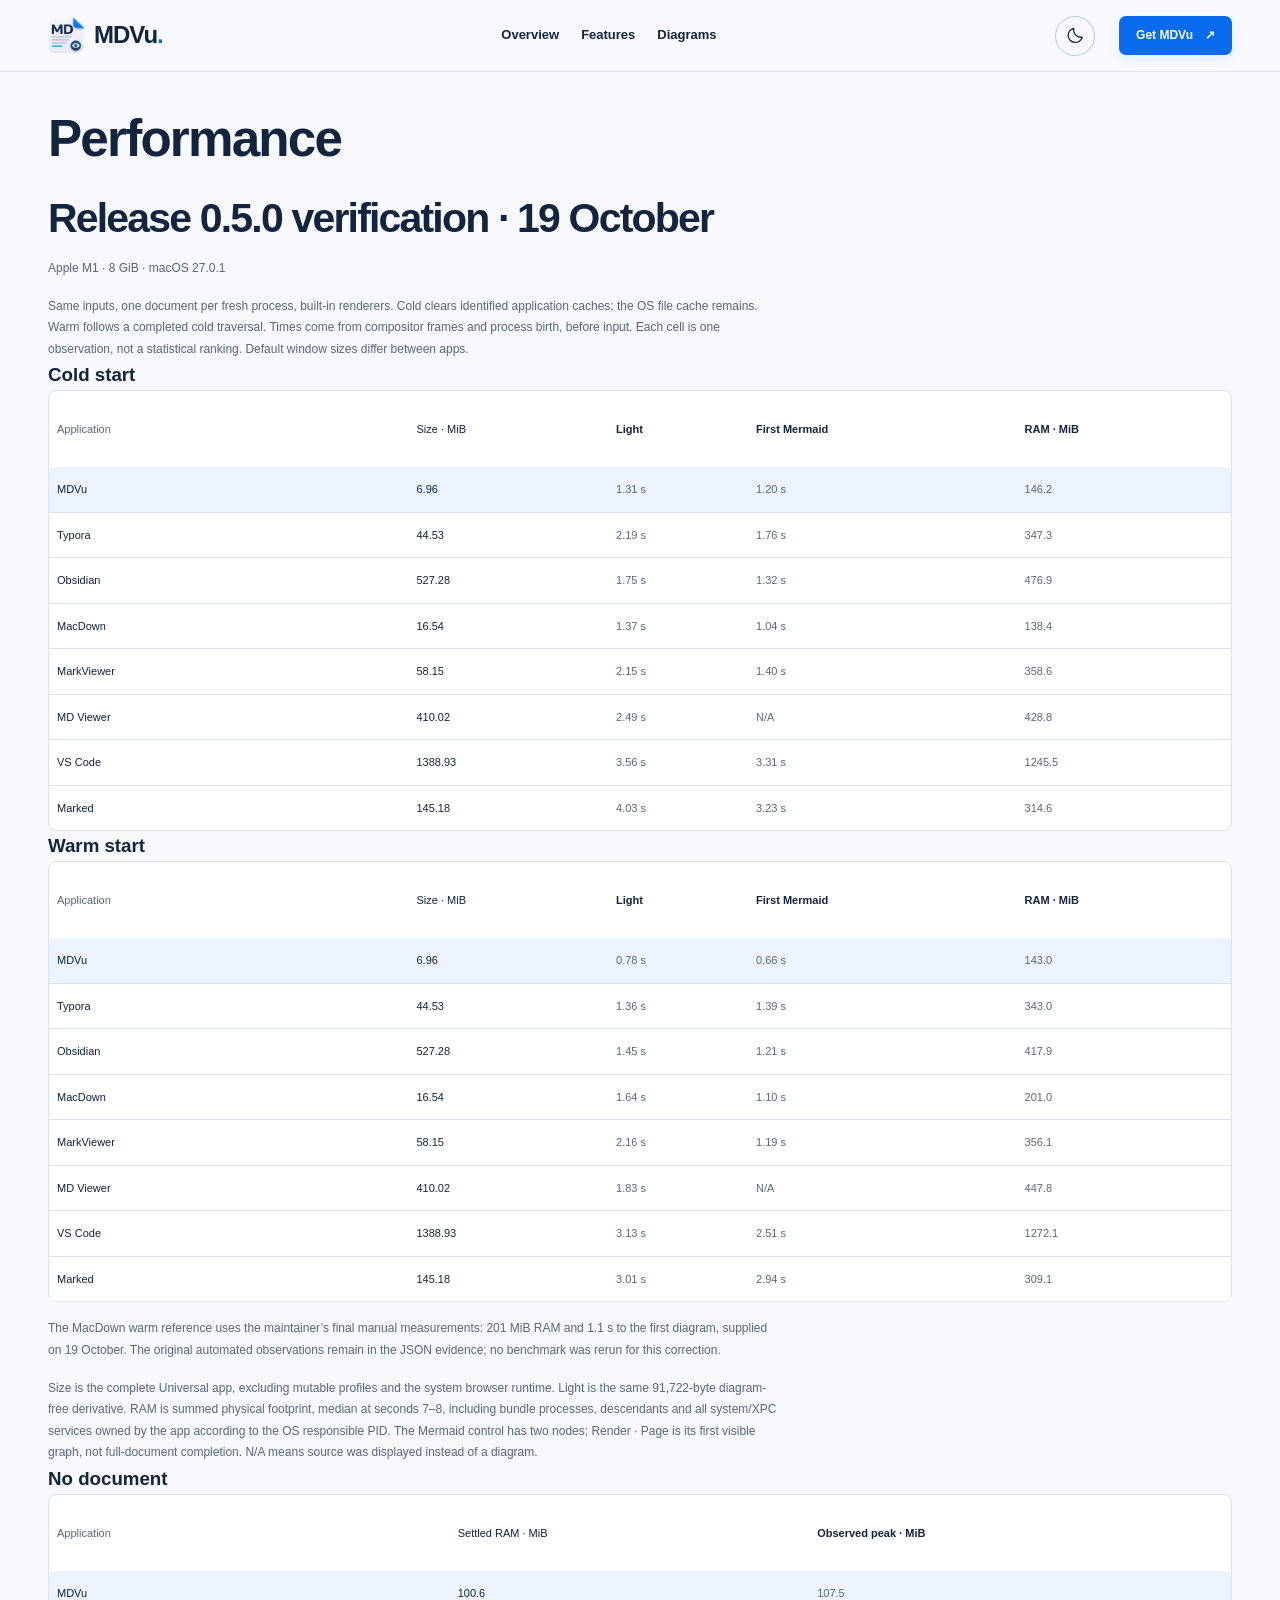
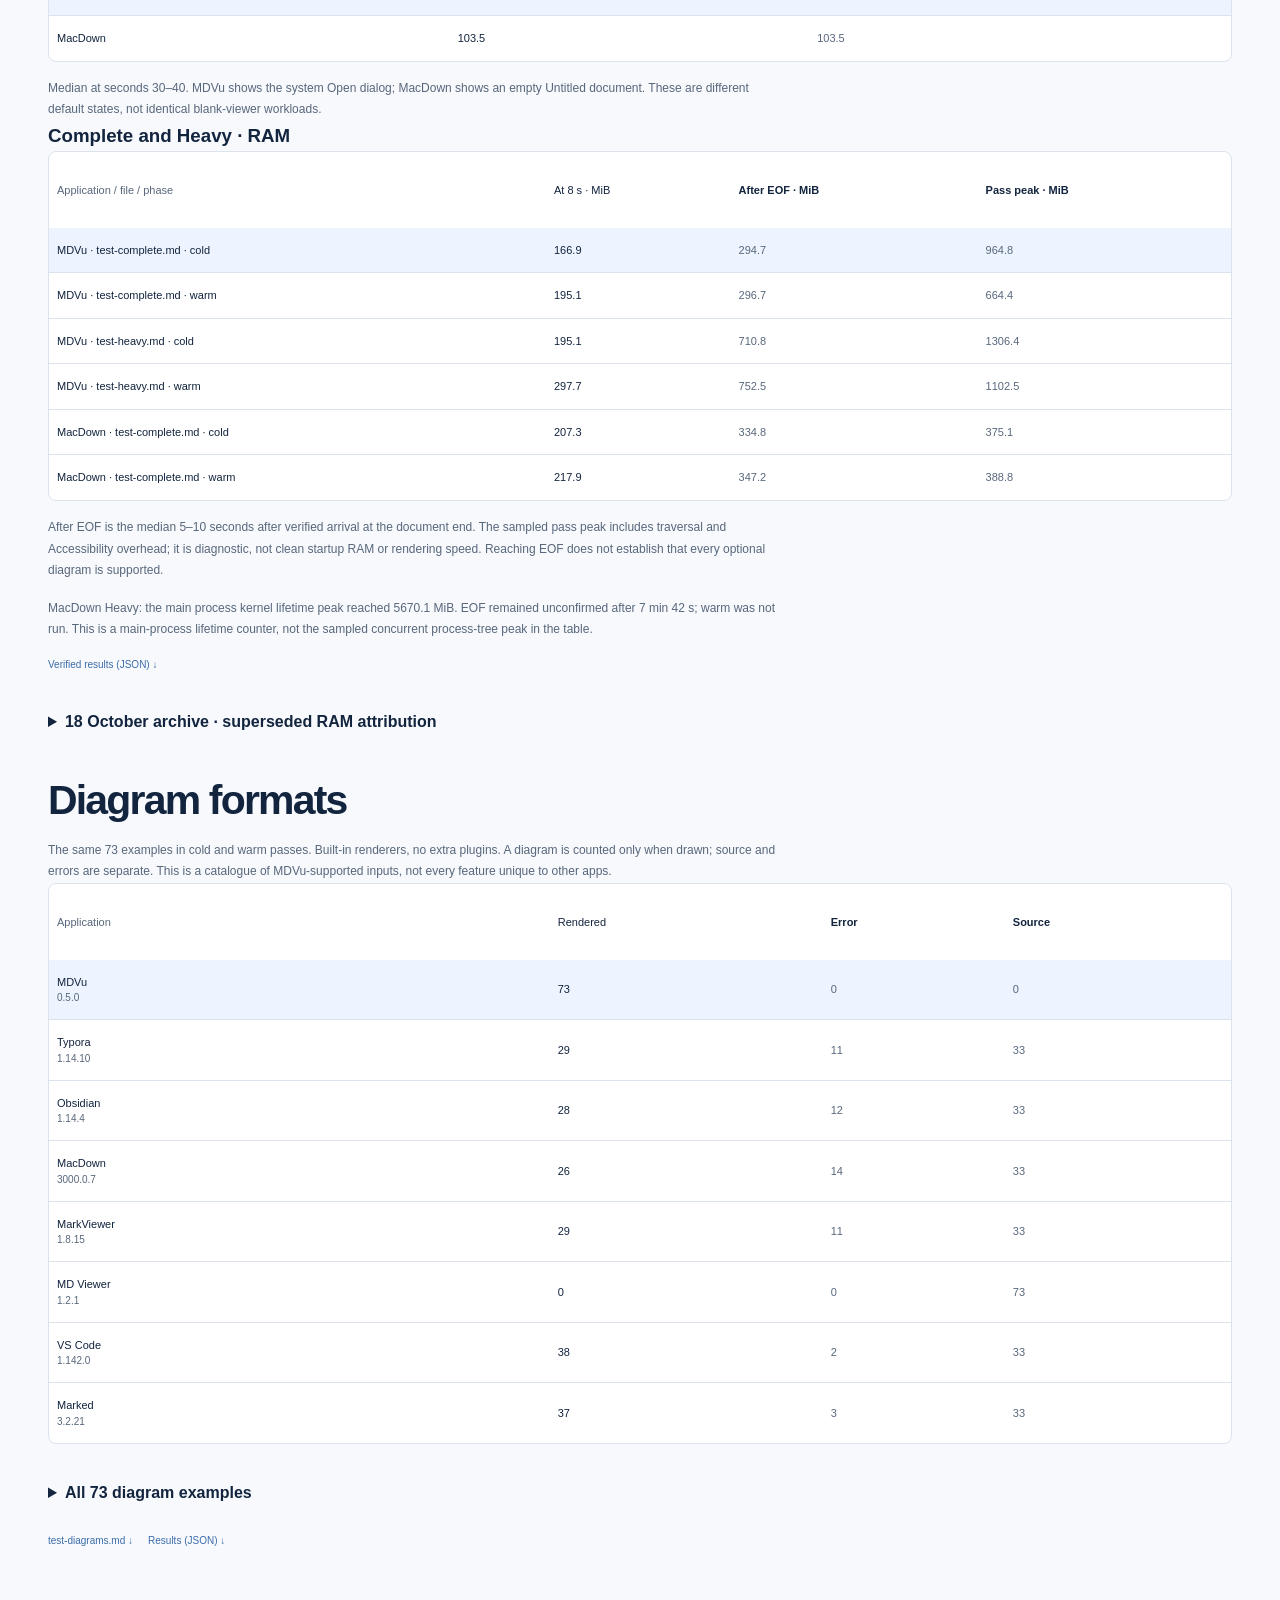
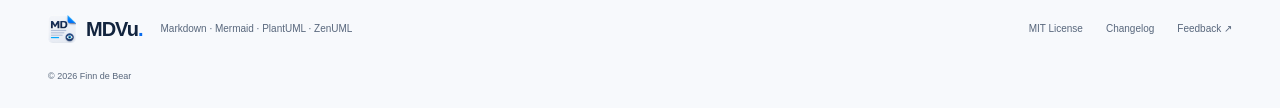
<file: mdvu/performance/index.html>
<!doctype html>
<html lang="en">
<head>
<!-- Google tag (gtag.js) -->
<script async src="https://www.googletagmanager.com/gtag/js?id=G-HHVQNXLXCP"></script>
<script>
  window.dataLayer = window.dataLayer || [];
  function gtag(){dataLayer.push(arguments);}
  gtag('js', new Date());

  gtag('config', 'G-HHVQNXLXCP');
</script>
<meta name="google-site-verification" content="8hoHZ7azFNVSv9x07AUhAS5xpXH3vrk-LlH07z-cgBc">
<meta charset="utf-8"><meta name="viewport" content="width=device-width, initial-scale=1">
<title>Markdown Viewer Performance Comparison — MDVu</title><meta name="description" content="Compare Markdown viewers on the same files: application size, memory, cold and warm opening times, plus 73 diagram examples. Recorded methods and results.">
<meta name="robots" content="index, follow, max-image-preview:large">
<meta name="theme-color" content="#f7f9fc"><meta name="color-scheme" content="light dark">
<link rel="canonical" href="https://stpork.github.io/mdvu/performance/">
<meta property="og:type" content="website"><meta property="og:site_name" content="MDVu"><meta property="og:title" content="Markdown Viewer Performance Comparison — MDVu"><meta property="og:description" content="Compare Markdown viewers on the same files: application size, memory, cold and warm opening times, plus 73 diagram examples. Recorded methods and results."><meta property="og:url" content="https://stpork.github.io/mdvu/performance/"><meta property="og:image" content="https://stpork.github.io/mdvu/assets/social.jpg"><meta property="og:image:width" content="1120"><meta property="og:image:height" content="630"><meta property="og:image:alt" content="MDVu — native Markdown viewer for Mac and Windows"><meta property="og:locale" content="en_US"><meta name="twitter:card" content="summary_large_image"><meta name="twitter:title" content="Markdown Viewer Performance Comparison — MDVu"><meta name="twitter:description" content="Compare Markdown viewers on the same files: application size, memory, cold and warm opening times, plus 73 diagram examples. Recorded methods and results."><meta name="twitter:image" content="https://stpork.github.io/mdvu/assets/social.jpg"><meta name="twitter:image:alt" content="MDVu — native Markdown and MD file viewer">
<link rel="icon" type="image/png" sizes="96x96" href="/mdvu/assets/favicon-96.png"><link rel="apple-touch-icon" href="/mdvu/assets/apple-touch-icon.png"><script src="/mdvu/assets/theme.js?v=55d25b530188"></script><link rel="stylesheet" href="/mdvu/assets/site.css?v=01b2d64cb5e1"><script src="/mdvu/assets/site.js?v=849b1008035b" defer></script>
<script type="application/ld+json">{"@context":"https://schema.org","@graph":[{"@type":"SoftwareApplication","@id":"https://stpork.github.io/mdvu/#app","name":"MDVu","url":"https://stpork.github.io/mdvu/","applicationCategory":"UtilitiesApplication","operatingSystem":["macOS 13+","Windows 10/11 x64"],"softwareVersion":"0.5.3","description":"A superlight, ultracompact Markdown viewer for Mac and Windows. Read MD files, Mermaid, PlantUML and LaTeX offline. Native, free and open source.","image":"https://stpork.github.io/mdvu/assets/mdvu-mac.jpg","screenshot":["https://stpork.github.io/mdvu/assets/mdvu-mac.jpg","https://stpork.github.io/mdvu/assets/mdvu-win.jpg"],"downloadUrl":["https://github.com/stpork/mdvu/releases/latest/download/mdvu-macos.dmg","https://github.com/stpork/mdvu/releases/latest/download/mdvu-windows-x86_64.msi"],"sameAs":"https://github.com/stpork/mdvu","isAccessibleForFree":true,"releaseNotes":"https://github.com/stpork/mdvu/releases/latest","featureList":["Native macOS and Windows Markdown viewer","CommonMark, GFM and Obsidian Markdown extensions","Offline Mermaid, PlantUML, ZenUML, Graphviz DOT, C4 and ArchiMate diagrams","LaTeX math with KaTeX and MathML","Search, outline, folder navigation and zoom"],"license":"https://opensource.org/license/mit","offers":{"@type":"Offer","price":"0","priceCurrency":"USD"},"author":{"@type":"Person","name":"Finn de Bear","url":"https://github.com/stpork"}},{"@type":"WebSite","@id":"https://stpork.github.io/mdvu/#website","name":"MDVu","alternateName":"MDVu Markdown Viewer","url":"https://stpork.github.io/mdvu/","inLanguage":["en","ru"]},{"@type":"WebPage","@id":"https://stpork.github.io/mdvu/performance/#webpage","url":"https://stpork.github.io/mdvu/performance/","name":"Markdown Viewer Performance Comparison — MDVu","description":"Compare Markdown viewers on the same files: application size, memory, cold and warm opening times, plus 73 diagram examples. Recorded methods and results.","inLanguage":"en","isPartOf":{"@id":"https://stpork.github.io/mdvu/#website"},"about":{"@id":"https://stpork.github.io/mdvu/#app"},"breadcrumb":{"@id":"https://stpork.github.io/mdvu/performance/#breadcrumb"}},{"@type":"BreadcrumbList","@id":"https://stpork.github.io/mdvu/performance/#breadcrumb","itemListElement":[{"@type":"ListItem","position":1,"name":"MDVu","item":"https://stpork.github.io/mdvu/"},{"@type":"ListItem","position":2,"name":"Performance","item":"https://stpork.github.io/mdvu/performance/"}]}]}</script>
</head>
<body>
<a class="skip" href="#main">Skip to content</a>
<header class="header"><div class="container nav-wrap"><a class="brand" href="/mdvu/" aria-label="MDVu — home"><img src="/mdvu/assets/icon.webp" width="36" height="36" alt=""><span>MDVu<span class="brand-dot">.</span></span></a><nav aria-label="Main navigation"><a href="/mdvu/#why">Overview</a><a href="/mdvu/#features">Features</a><a href="/mdvu/diagrams/">Diagrams</a></nav><div class="nav-actions"><button class="theme-toggle" type="button" data-theme-toggle aria-label="Switch theme" title="Switch theme"><svg class="sun-icon" width="19" height="19" viewBox="0 0 24 24" aria-hidden="true"><circle cx="12" cy="12" r="4"/><path d="M12 2v2m0 16v2M2 12h2m16 0h2M5 5l1.5 1.5m11 11L19 19M5 19l1.5-1.5m11-11L19 5"/></svg><svg class="moon-icon" width="19" height="19" viewBox="0 0 24 24" aria-hidden="true"><path d="M20.5 14A9 9 0 0 1 10 3a9 9 0 1 0 10.5 11Z"/></svg></button><a class="button button-small" href="/mdvu/#download">Get MDVu <span aria-hidden="true">↗</span></a></div></div></header>
<main id="main"><section class="section container" id="performance"><h1 class="page-title">Performance</h1><h2>Release 0.5.0 verification · 19 October</h2><p class="comparison-note">Apple M1 · 8 GiB · macOS 27.0.1</p><p class="comparison-note">Same inputs, one document per fresh process, built-in renderers. Cold clears identified application caches; the OS file cache remains. Warm follows a completed cold traversal. Times come from compositor frames and process birth, before input. Each cell is one observation, not a statistical ranking. Default window sizes differ between apps.</p><h3>Cold start</h3><div class="table-scroll" tabindex="0"><table class="performance-summary"><thead><tr><th scope="col">Application</th><th scope="col">Size · MiB</th><th scope="col">Light</th><th scope="col">First Mermaid</th><th scope="col">RAM · MiB</th></tr></thead><tbody><tr><th scope="row">MDVu</th><td>6.96</td><td>1.31 s</td><td>1.20 s</td><td>146.2</td></tr><tr><th scope="row">Typora</th><td>44.53</td><td>2.19 s</td><td>1.76 s</td><td>347.3</td></tr><tr><th scope="row">Obsidian</th><td>527.28</td><td>1.75 s</td><td>1.32 s</td><td>476.9</td></tr><tr><th scope="row">MacDown</th><td>16.54</td><td>1.37 s</td><td>1.04 s</td><td>138.4</td></tr><tr><th scope="row">MarkViewer</th><td>58.15</td><td>2.15 s</td><td>1.40 s</td><td>358.6</td></tr><tr><th scope="row">MD Viewer</th><td>410.02</td><td>2.49 s</td><td>N/A</td><td>428.8</td></tr><tr><th scope="row">VS Code</th><td>1388.93</td><td>3.56 s</td><td>3.31 s</td><td>1245.5</td></tr><tr><th scope="row">Marked</th><td>145.18</td><td>4.03 s</td><td>3.23 s</td><td>314.6</td></tr></tbody></table></div><h3>Warm start</h3><div class="table-scroll" tabindex="0"><table class="performance-summary"><thead><tr><th scope="col">Application</th><th scope="col">Size · MiB</th><th scope="col">Light</th><th scope="col">First Mermaid</th><th scope="col">RAM · MiB</th></tr></thead><tbody><tr><th scope="row">MDVu</th><td>6.96</td><td>0.78 s</td><td>0.66 s</td><td>143.0</td></tr><tr><th scope="row">Typora</th><td>44.53</td><td>1.36 s</td><td>1.39 s</td><td>343.0</td></tr><tr><th scope="row">Obsidian</th><td>527.28</td><td>1.45 s</td><td>1.21 s</td><td>417.9</td></tr><tr><th scope="row">MacDown</th><td>16.54</td><td>1.64 s</td><td>1.10 s</td><td>201.0</td></tr><tr><th scope="row">MarkViewer</th><td>58.15</td><td>2.16 s</td><td>1.19 s</td><td>356.1</td></tr><tr><th scope="row">MD Viewer</th><td>410.02</td><td>1.83 s</td><td>N/A</td><td>447.8</td></tr><tr><th scope="row">VS Code</th><td>1388.93</td><td>3.13 s</td><td>2.51 s</td><td>1272.1</td></tr><tr><th scope="row">Marked</th><td>145.18</td><td>3.01 s</td><td>2.94 s</td><td>309.1</td></tr></tbody></table></div><p class="comparison-note">The MacDown warm reference uses the maintainer’s final manual measurements: 201 MiB RAM and 1.1 s to the first diagram, supplied on 19 October. The original automated observations remain in the JSON evidence; no benchmark was rerun for this correction.</p><p class="comparison-note">Size is the complete Universal app, excluding mutable profiles and the system browser runtime. Light is the same 91,722-byte diagram-free derivative. RAM is summed physical footprint, median at seconds 7–8, including bundle processes, descendants and all system/XPC services owned by the app according to the OS responsible PID. The Mermaid control has two nodes; Render · Page is its first visible graph, not full-document completion. N/A means source was displayed instead of a diagram.</p><h3>No document</h3><div class="table-scroll" tabindex="0"><table class="performance-summary"><thead><tr><th scope="col">Application</th><th scope="col">Settled RAM · MiB</th><th scope="col">Observed peak · MiB</th></tr></thead><tbody><tr><th scope="row">MDVu</th><td>100.6</td><td>107.5</td></tr><tr><th scope="row">MacDown</th><td>103.5</td><td>103.5</td></tr></tbody></table></div><p class="comparison-note">Median at seconds 30–40. MDVu shows the system Open dialog; MacDown shows an empty Untitled document. These are different default states, not identical blank-viewer workloads.</p><h3>Complete and Heavy · RAM</h3><div class="table-scroll" tabindex="0"><table class="performance-summary"><thead><tr><th scope="col">Application / file / phase</th><th scope="col">At 8 s · MiB</th><th scope="col">After EOF · MiB</th><th scope="col">Pass peak · MiB</th></tr></thead><tbody><tr><th scope="row">MDVu · test-complete.md · cold</th><td>166.9</td><td>294.7</td><td>964.8</td></tr><tr><th scope="row">MDVu · test-complete.md · warm</th><td>195.1</td><td>296.7</td><td>664.4</td></tr><tr><th scope="row">MDVu · test-heavy.md · cold</th><td>195.1</td><td>710.8</td><td>1306.4</td></tr><tr><th scope="row">MDVu · test-heavy.md · warm</th><td>297.7</td><td>752.5</td><td>1102.5</td></tr><tr><th scope="row">MacDown · test-complete.md · cold</th><td>207.3</td><td>334.8</td><td>375.1</td></tr><tr><th scope="row">MacDown · test-complete.md · warm</th><td>217.9</td><td>347.2</td><td>388.8</td></tr></tbody></table></div><p class="comparison-note">After EOF is the median 5–10 seconds after verified arrival at the document end. The sampled pass peak includes traversal and Accessibility overhead; it is diagnostic, not clean startup RAM or rendering speed. Reaching EOF does not establish that every optional diagram is supported.</p><p class="comparison-note">MacDown Heavy: the main process kernel lifetime peak reached 5670.1 MiB. EOF remained unconfirmed after 7 min 42 s; warm was not run. This is a main-process lifetime counter, not the sampled concurrent process-tree peak in the table.</p><div class="sources"><a href="/mdvu/data/verification-2026-10-19.json">Verified results (JSON) ↓</a></div><details><summary>18 October archive · superseded RAM attribution</summary><p class="comparison-note">The current comparison above replaces these older size, startup and RAM observations. The older sampler used temporal attribution for WebKit and did not consistently count other application-owned XPC services; use the new responsible-PID measurements for RAM comparisons.</p><p class="comparison-note">Partial comparison: 136/192 startup observations; 135/192 full-document passes.</p><p class="comparison-note">Apple M1 · 8 GiB · macOS 27.0.1 · 18 Oct 2026</p><h3>Cold start</h3><div class="table-scroll" tabindex="0"><table class="performance-summary"><thead><tr><th scope="col">Application</th><th scope="col">App · MiB</th><th scope="col">Light</th><th scope="col">First Mermaid</th><th scope="col">RAM · MiB</th></tr></thead><tbody><tr><th scope="row">MDVu<small>0.5.0</small></th><td>7.02</td><td>1.55 s</td><td>1.57 s</td><td>150 / 186</td></tr><tr><th scope="row">Typora<small>1.14.10</small></th><td>44.53</td><td>1.58 s</td><td>2.11 s</td><td>303 / 457</td></tr><tr><th scope="row">Obsidian<small>1.14.4</small></th><td>527.28</td><td>1.76 s</td><td>1.57 s</td><td>472 / 548</td></tr><tr><th scope="row">MacDown<small>3000.0.7</small></th><td>16.54</td><td>1.29 s</td><td>1.71 s</td><td>103 / 141</td></tr><tr><th scope="row">MarkViewer<small>1.8.15</small></th><td>58.15</td><td>1.91 s</td><td>1.84 s</td><td>344 / 633</td></tr><tr><th scope="row">MD Viewer<small>1.2.1</small></th><td>410.02</td><td>2.12 s</td><td>Source displayed</td><td>422 / 455</td></tr><tr><th scope="row">VS Code<small>1.142.0</small></th><td>1388.93</td><td>4.09 s</td><td>3.43 s</td><td>1267 / 1272</td></tr><tr><th scope="row">Marked<small>3.2.21</small></th><td>145.18</td><td>3.87 s</td><td>3.41 s</td><td>286 / 444</td></tr></tbody></table></div><h3>Warm start</h3><div class="table-scroll" tabindex="0"><table class="performance-summary"><thead><tr><th scope="col">Application</th><th scope="col">App · MiB</th><th scope="col">Light</th><th scope="col">First Mermaid</th><th scope="col">RAM · MiB</th></tr></thead><tbody><tr><th scope="row">MDVu<small>0.5.0</small></th><td>7.02</td><td>1.22 s</td><td>0.69 s</td><td>145 / 186</td></tr><tr><th scope="row">Typora<small>1.14.10</small></th><td>44.53</td><td>1.75 s</td><td>1.55 s</td><td>298 / 455</td></tr><tr><th scope="row">Obsidian<small>1.14.4</small></th><td>527.28</td><td>1.55 s</td><td>1.18 s</td><td>473 / 548</td></tr><tr><th scope="row">MacDown<small>3000.0.7</small></th><td>16.54</td><td>0.80 s</td><td>1.36 s</td><td>101 / 141</td></tr><tr><th scope="row">MarkViewer<small>1.8.15</small></th><td>58.15</td><td>2.16 s</td><td>1.40 s</td><td>347 / 605</td></tr><tr><th scope="row">MD Viewer<small>1.2.1</small></th><td>410.02</td><td>2.21 s</td><td>Source displayed</td><td>447 / 488</td></tr><tr><th scope="row">VS Code<small>1.142.0</small></th><td>1388.93</td><td>3.00 s</td><td>3.00 s</td><td>1206 / 1273</td></tr><tr><th scope="row">Marked<small>3.2.21</small></th><td>145.18</td><td>3.65 s</td><td>3.39 s</td><td>276 / 406</td></tr></tbody></table></div><p class="comparison-note">Universal app file bytes, counting symlinks once; system WebKit and browser profiles excluded. Light is the same 91,722-byte text fixture with diagram fences removed. RAM: median at 8 s / first-8-s peak. The Mermaid control is two nodes; full format coverage is reported separately.</p><details><summary>Method and scope</summary><h2>Cold and warm starts</h2><p class="comparison-note">Same Mac, one document per fresh process. First readable body comes from system frames before any input; the Mermaid control requires the visible graph. RAM: median at 8 s / peak in the first 8 s, including helper processes. Application caches are cleared for cold starts; the OS file cache remains. Warm starts follow a complete cold traversal. First valid complete pair per file; later repeats remain in raw data.</p><p class="comparison-note">Verified full-document passes: 135 / 192. Frame intervals are shown when the capture cannot support a precise point value. Full traversal checks EOF, not rendering speed or automatic success of every diagram. Earlier calibration attempts are excluded.</p><p class="comparison-note">† Startup timing and first-8-s RAM are qualified independently; later traversal was not confirmed by the input adapter. The paired cold pass completed. The later observed peak is not a full-file memory result.</p></details><details><summary>Common content · diagram fences removed</summary><p class="comparison-note">RAM: median at 8 s / startup peak / full-pass peak. The full-pass peak includes later Accessibility overhead and is a diagnostic, not a clean startup-memory ranking.</p><div class="table-scroll" tabindex="0"><table class="performance-summary full-pass-table"><thead><tr><th scope="col">Application / file</th><th scope="col">Cold start</th><th scope="col">RAM · MiB</th><th scope="col">Warm start</th><th scope="col">RAM · MiB</th></tr></thead><tbody><tr><th scope="row">MD Viewer<small>common-test-light.md</small></th><td>2.12 s</td><td>422 / 455 / 540</td><td>2.21 s</td><td>447 / 488 / 509</td></tr><tr><th scope="row">MD Viewer<small>common-test-medium.md</small></th><td>2.05 s</td><td>370 / 399 / 460</td><td>1.52 s</td><td>369 / 401 / 447</td></tr><tr><th scope="row">MD Viewer<small>common-test-onescreen.md</small></th><td>1.96 s</td><td>378 / 406 / 429</td><td>1.10 s</td><td>337 / 422 / 422</td></tr><tr><th scope="row">MDVu<small>common-test-complete.md</small></th><td>2.31 s</td><td>168 / 209 / 725</td><td>2.35 s</td><td>168 / 210 / 627</td></tr><tr><th scope="row">MDVu<small>common-test-light.md</small></th><td>1.55 s</td><td>150 / 186 / 419</td><td>1.22 s</td><td>145 / 186 / 402</td></tr><tr><th scope="row">MDVu<small>common-test-medium.md</small></th><td>1.13 s</td><td>149 / 185 / 372</td><td>0.77 s</td><td>146 / 184 / 366</td></tr><tr><th scope="row">MDVu<small>common-test-onescreen.md</small></th><td>1.22 s</td><td>104 / 160 / 160</td><td>0.67 s</td><td>103 / 159 / 159</td></tr><tr><th scope="row">MacDown<small>common-test-complete.md</small></th><td>Frame analysis pending</td><td>188 / 188 / 260</td><td>Frame analysis pending</td><td>179 / 186 / 197†</td></tr><tr><th scope="row">MacDown<small>common-test-light.md</small></th><td>1.29 s</td><td>103 / 141 / 141</td><td>0.80 s</td><td>101 / 141 / 141</td></tr><tr><th scope="row">MacDown<small>common-test-medium.md</small></th><td>1.69 s</td><td>115 / 144 / 153</td><td>0.89 s</td><td>121 / 163 / 167</td></tr><tr><th scope="row">MacDown<small>common-test-onescreen.md</small></th><td>HTML source displayed</td><td>95 / 112 / 112</td><td>HTML source displayed</td><td>94 / 113 / 113</td></tr><tr><th scope="row">MarkViewer<small>common-test-light.md</small></th><td>1.91 s</td><td>344 / 633 / 636</td><td>2.16 s</td><td>347 / 605 / 605</td></tr><tr><th scope="row">MarkViewer<small>common-test-medium.md</small></th><td>1.94 s</td><td>385 / 828 / 828</td><td>1.90 s</td><td>377 / 751 / 776</td></tr><tr><th scope="row">MarkViewer<small>common-test-onescreen.md</small></th><td>HTML source displayed</td><td>303 / 580 / 580</td><td>HTML source displayed</td><td>291 / 578 / 578</td></tr><tr><th scope="row">Marked<small>common-test-light.md</small></th><td>3.87 s</td><td>286 / 444 / 444</td><td>3.65 s</td><td>276 / 406 / 471</td></tr><tr><th scope="row">Marked<small>common-test-medium.md</small></th><td>3.65 s</td><td>338 / 508 / 537</td><td>3.07 s</td><td>336 / 459 / 496</td></tr><tr><th scope="row">Marked<small>common-test-onescreen.md</small></th><td>3.70 s</td><td>277 / 416 / 454</td><td>3.37 s</td><td>281 / 414 / 434</td></tr><tr><th scope="row">Obsidian<small>common-test-complete.md</small></th><td>1.94 s</td><td>647 / 742 / 867</td><td>1.66 s</td><td>583 / 666 / 804</td></tr><tr><th scope="row">Obsidian<small>common-test-light.md</small></th><td>1.76 s</td><td>472 / 548 / 572</td><td>1.55 s</td><td>473 / 548 / 555</td></tr><tr><th scope="row">Obsidian<small>common-test-medium.md</small></th><td>1.97 s</td><td>456 / 480 / 526</td><td>1.22 s</td><td>373 / 429 / 481</td></tr><tr><th scope="row">Obsidian<small>common-test-onescreen.md</small></th><td>1.49 s</td><td>345 / 473 / 473</td><td>1.11 s</td><td>354 / 470 / 470</td></tr><tr><th scope="row">Typora<small>common-test-complete.md</small></th><td>2.41 s</td><td>420 / 565 / 801</td><td>2.57 s</td><td>413 / 566 / 789</td></tr><tr><th scope="row">Typora<small>common-test-light.md</small></th><td>1.58 s</td><td>303 / 457 / 517</td><td>1.75 s</td><td>298 / 455 / 509</td></tr><tr><th scope="row">Typora<small>common-test-medium.md</small></th><td>1.92 s</td><td>327 / 518 / 556</td><td>1.94 s</td><td>327 / 517 / 558</td></tr><tr><th scope="row">Typora<small>common-test-onescreen.md</small></th><td>HTML source displayed</td><td>293 / 466 / 670</td><td>HTML source displayed</td><td>292 / 469 / 637</td></tr><tr><th scope="row">VS Code<small>common-test-light.md</small></th><td>4.09 s</td><td>1267 / 1272 / 1327</td><td>3.00 s</td><td>1206 / 1273 / 1273</td></tr><tr><th scope="row">VS Code<small>common-test-medium.md</small></th><td>3.38 s</td><td>1324 / 1349 / 1349</td><td>2.73 s</td><td>1212 / 1244 / 1333</td></tr><tr><th scope="row">VS Code<small>common-test-onescreen.md</small></th><td>3.20 s</td><td>1262 / 1312 / 1321</td><td>2.89 s</td><td>1245 / 1285 / 1285</td></tr></tbody></table></div></details><details><summary>Original project fixtures</summary><p class="comparison-note">RAM: median at 8 s / startup peak / full-pass peak. The full-pass peak includes later Accessibility overhead and is a diagnostic, not a clean startup-memory ranking.</p><div class="table-scroll" tabindex="0"><table class="performance-summary full-pass-table"><thead><tr><th scope="col">Application / file</th><th scope="col">Cold start</th><th scope="col">RAM · MiB</th><th scope="col">Warm start</th><th scope="col">RAM · MiB</th></tr></thead><tbody><tr><th scope="row">MD Viewer<small>test-light.md</small></th><td>2.57 s</td><td>443 / 476 / 566</td><td>1.53 s</td><td>388 / 505 / 562</td></tr><tr><th scope="row">MD Viewer<small>test-medium.md</small></th><td>2.30 s</td><td>409 / 438 / 543</td><td>1.76 s</td><td>400 / 432 / 533</td></tr><tr><th scope="row">MD Viewer<small>test-onescreen.md</small></th><td>2.35 s</td><td>386 / 414 / 515</td><td>1.25 s</td><td>347 / 433 / 504</td></tr><tr><th scope="row">MDVu<small>test-light.md</small></th><td>1.16 s</td><td>152 / 189 / 600</td><td>0.76 s</td><td>162 / 203 / 420</td></tr><tr><th scope="row">MDVu<small>test-medium.md</small></th><td>1.42 s</td><td>150 / 185 / 585</td><td>0.92 s</td><td>166 / 209 / 406</td></tr><tr><th scope="row">MDVu<small>test-onescreen.md</small></th><td>1.37 s</td><td>356 / 464 / 464</td><td>0.71 s</td><td>113 / 181 / 181</td></tr><tr><th scope="row">MacDown<small>test-light.md</small></th><td>3.53 s</td><td>167 / 193 / 227</td><td>3.17 s</td><td>157 / 188 / 227</td></tr><tr><th scope="row">MacDown<small>test-medium.md</small></th><td>8.29 s</td><td>130 / 135 / 245</td><td>0.94 s</td><td>156 / 161 / 251</td></tr><tr><th scope="row">MacDown<small>test-onescreen.md</small></th><td>HTML source displayed</td><td>94 / 109 / 121</td><td>HTML source displayed</td><td>97 / 136 / 136</td></tr><tr><th scope="row">MarkViewer<small>test-light.md</small></th><td>2.37 s</td><td>504 / 714 / 902</td><td>2.56 s</td><td>490 / 713 / 899</td></tr><tr><th scope="row">MarkViewer<small>test-medium.md</small></th><td>3.32 s</td><td>646 / 848 / 1119</td><td>2.99 s</td><td>611 / 745 / 1071</td></tr><tr><th scope="row">MarkViewer<small>test-onescreen.md</small></th><td>HTML source displayed</td><td>336 / 562 / 562</td><td>HTML source displayed</td><td>357 / 634 / 634</td></tr><tr><th scope="row">Marked<small>test-light.md</small></th><td>3.79 s</td><td>522 / 539 / 618</td><td>3.36 s</td><td>580 / 612 / 612</td></tr><tr><th scope="row">Marked<small>test-medium.md</small></th><td>4.49 s</td><td>484 / 533 / 645</td><td>4.03 s</td><td>485 / 548 / 672</td></tr><tr><th scope="row">Marked<small>test-onescreen.md</small></th><td>4.08 s</td><td>317 / 447 / 497</td><td>3.80 s</td><td>318 / 424 / 482</td></tr><tr><th scope="row">Obsidian<small>test-light.md</small></th><td>1.87 s</td><td>666 / 730 / 942</td><td>1.53 s</td><td>683 / 758 / 974</td></tr><tr><th scope="row">Obsidian<small>test-medium.md</small></th><td>1.87 s</td><td>656 / 671 / 856</td><td>1.39 s</td><td>564 / 607 / 803</td></tr><tr><th scope="row">Obsidian<small>test-onescreen.md</small></th><td>1.46 s</td><td>385 / 549 / 549</td><td>1.10 s</td><td>397 / 535 / 553</td></tr><tr><th scope="row">Typora<small>test-light.md</small></th><td>1.63 s</td><td>542 / 566 / 650</td><td>1.80 s</td><td>548 / 573 / 692</td></tr><tr><th scope="row">Typora<small>test-medium.md</small></th><td>1.68 s</td><td>552 / 588 / 690</td><td>2.22 s</td><td>502 / 525 / 678</td></tr><tr><th scope="row">Typora<small>test-onescreen.md</small></th><td>HTML source displayed</td><td>322 / 478 / 598</td><td>HTML source displayed</td><td>311 / 487 / 667</td></tr><tr><th scope="row">VS Code<small>test-light.md</small></th><td>3.56 s</td><td>1446 / 1504 / 1546</td><td>3.67 s</td><td>1544 / 1597 / 1597</td></tr><tr><th scope="row">VS Code<small>test-medium.md</small></th><td>3.36 s</td><td>1389 / 1442 / 1442</td><td>2.76 s</td><td>1338 / 1411 / 1498</td></tr><tr><th scope="row">VS Code<small>test-onescreen.md</small></th><td>3.67 s</td><td>1295 / 1344 / 1344</td><td>2.81 s</td><td>1300 / 1335 / 1335</td></tr></tbody></table></div></details><details><summary>First Mermaid · two nodes</summary><p class="comparison-note">RAM: median at 8 s / startup peak / full-pass peak. The full-pass peak includes later Accessibility overhead and is a diagnostic, not a clean startup-memory ranking.</p><div class="table-scroll" tabindex="0"><table class="performance-summary full-pass-table"><thead><tr><th scope="col">Application / file</th><th scope="col">Cold start</th><th scope="col">RAM · MiB</th><th scope="col">Warm start</th><th scope="col">RAM · MiB</th></tr></thead><tbody><tr><th scope="row">MD Viewer<small>diagram-control.md</small></th><td>Source displayed</td><td>298 / 325 / 325</td><td>Source displayed</td><td>269 / 321 / 321</td></tr><tr><th scope="row">MDVu<small>diagram-control.md</small></th><td>1.57 s</td><td>102 / 267 / 267</td><td>0.69 s</td><td>80 / 117 / 117</td></tr><tr><th scope="row">MacDown<small>diagram-control.md</small></th><td>1.71 s</td><td>110 / 167 / 167</td><td>1.36 s</td><td>110 / 168 / 168</td></tr><tr><th scope="row">MarkViewer<small>diagram-control.md</small></th><td>1.84 s</td><td>245 / 437 / 437</td><td>1.40 s</td><td>244 / 441 / 441</td></tr><tr><th scope="row">Marked<small>diagram-control.md</small></th><td>3.41 s</td><td>201 / 271 / 316</td><td>3.39 s</td><td>201 / 271 / 316</td></tr><tr><th scope="row">Obsidian<small>diagram-control.md</small></th><td>1.57 s</td><td>238 / 294 / 294</td><td>1.18 s</td><td>244 / 302 / 302</td></tr><tr><th scope="row">Typora<small>diagram-control.md</small></th><td>2.11 s</td><td>223 / 335 / 335</td><td>1.55 s</td><td>224 / 357 / 357</td></tr><tr><th scope="row">VS Code<small>diagram-control.md</small></th><td>3.43 s</td><td>1200 / 1269 / 1269</td><td>3.00 s</td><td>1178 / 1246 / 1246</td></tr></tbody></table></div></details><details><summary>Complete 73-example document</summary><p class="comparison-note">RAM: median at 8 s / startup peak / full-pass peak. The full-pass peak includes later Accessibility overhead and is a diagnostic, not a clean startup-memory ranking.</p><div class="table-scroll" tabindex="0"><table class="performance-summary full-pass-table"><thead><tr><th scope="col">Application / file</th><th scope="col">Cold start</th><th scope="col">RAM · MiB</th><th scope="col">Warm start</th><th scope="col">RAM · MiB</th></tr></thead><tbody><tr><th scope="row">MD Viewer<small>test-diagrams.md</small></th><td>2.19 s</td><td>365 / 393 / 447</td><td>1.22 s</td><td>336 / 390 / 441</td></tr><tr><th scope="row">MDVu<small>test-diagrams.md</small></th><td>1.24 s</td><td>172 / 431 / 916</td><td>0.72 s</td><td>153 / 204 / 415</td></tr><tr><th scope="row">MacDown<small>test-diagrams.md</small></th><td>2.67 s</td><td>157 / 183 / 203</td><td>1.66 s</td><td>152 / 160 / 196</td></tr><tr><th scope="row">MarkViewer<small>test-diagrams.md</small></th><td>2.51 s</td><td>454 / 699 / 797</td><td>2.45 s</td><td>466 / 753 / 780</td></tr><tr><th scope="row">Marked<small>test-diagrams.md</small></th><td>4.04 s</td><td>493 / 523 / 555</td><td>5.35 s</td><td>421 / 549 / 561</td></tr><tr><th scope="row">Obsidian<small>test-diagrams.md</small></th><td>1.73 s</td><td>527 / 554 / 919</td><td>1.32 s</td><td>547 / 583 / 929</td></tr><tr><th scope="row">Typora<small>test-diagrams.md</small></th><td>1.38 s</td><td>412 / 593 / 810</td><td>1.33 s</td><td>427 / 606 / 765</td></tr><tr><th scope="row">VS Code<small>test-diagrams.md</small></th><td>3.33 s</td><td>1395 / 1452 / 1508</td><td>2.74 s</td><td>1384 / 1434 / 1472</td></tr></tbody></table></div></details><div class="sources"><a href="/mdvu/data/full-pass-performance.json">Every attempt (JSON) ↓</a><a href="/mdvu/data/BENCHMARK-PROTOCOL.md">Protocol ↓</a></div></details><h2>Diagram formats</h2><p class="comparison-note">The same 73 examples in cold and warm passes. Built-in renderers, no extra plugins. A diagram is counted only when drawn; source and errors are separate. This is a catalogue of MDVu-supported inputs, not every feature unique to other apps.</p><div class="table-scroll" tabindex="0"><table class="performance-summary"><thead><tr><th>Application</th><th>Rendered</th><th>Error</th><th>Source</th></tr></thead><tbody><tr><th scope="row">MDVu<small>0.5.0</small></th><td>73</td><td>0</td><td>0</td></tr><tr><th scope="row">Typora<small>1.14.10</small></th><td>29</td><td>11</td><td>33</td></tr><tr><th scope="row">Obsidian<small>1.14.4</small></th><td>28</td><td>12</td><td>33</td></tr><tr><th scope="row">MacDown<small>3000.0.7</small></th><td>26</td><td>14</td><td>33</td></tr><tr><th scope="row">MarkViewer<small>1.8.15</small></th><td>29</td><td>11</td><td>33</td></tr><tr><th scope="row">MD Viewer<small>1.2.1</small></th><td>0</td><td>0</td><td>73</td></tr><tr><th scope="row">VS Code<small>1.142.0</small></th><td>38</td><td>2</td><td>33</td></tr><tr><th scope="row">Marked<small>3.2.21</small></th><td>37</td><td>3</td><td>33</td></tr></tbody></table></div><details><summary>All 73 diagram examples</summary><p class="comparison-note">Same valid sources, built-in engines. Errors and source code do not count as diagrams. This catalogue covers MDVu-supported inputs, not every feature unique to other apps.</p><div class="table-scroll" tabindex="0"><table><thead><tr><th>ID</th><th>Format</th><th>MDVu</th><th>Typora</th><th>Obsidian</th><th>MacDown</th><th>MarkViewer</th><th>MD Viewer</th><th>VS Code</th><th>Marked</th></tr></thead><tbody><tr><th scope="row">D001</th><td>Mermaid / flowchart</td><td>Diagram</td><td>Diagram</td><td>Diagram</td><td>Diagram</td><td>Diagram</td><td>Code</td><td>Diagram</td><td>Diagram</td></tr><tr><th scope="row">D002</th><td>Mermaid / C4Context</td><td>Diagram</td><td>Diagram</td><td>Diagram</td><td>Diagram</td><td>Diagram</td><td>Code</td><td>Diagram</td><td>Diagram</td></tr><tr><th scope="row">D003</th><td>Mermaid / requirementDiagram</td><td>Diagram</td><td>Diagram</td><td>Diagram</td><td>Diagram</td><td>Diagram</td><td>Code</td><td>Diagram</td><td>Diagram</td></tr><tr><th scope="row">D004</th><td>Mermaid / quadrantChart</td><td>Diagram</td><td>Diagram</td><td>Diagram</td><td>Diagram</td><td>Diagram</td><td>Code</td><td>Diagram</td><td>Diagram</td></tr><tr><th scope="row">D005</th><td>Mermaid / C4Container</td><td>Diagram</td><td>Diagram</td><td>Diagram</td><td>Diagram</td><td>Diagram</td><td>Code</td><td>Diagram</td><td>Diagram</td></tr><tr><th scope="row">D006</th><td>Mermaid / C4Component</td><td>Diagram</td><td>Diagram</td><td>Diagram</td><td>Diagram</td><td>Diagram</td><td>Code</td><td>Diagram</td><td>Diagram</td></tr><tr><th scope="row">D007</th><td>Mermaid / architecture-beta</td><td>Diagram</td><td>Diagram</td><td>Diagram</td><td>Diagram</td><td>Diagram</td><td>Code</td><td>Diagram</td><td>Diagram</td></tr><tr><th scope="row">D008</th><td>Mermaid / erDiagram</td><td>Diagram</td><td>Diagram</td><td>Diagram</td><td>Diagram</td><td>Diagram</td><td>Code</td><td>Diagram</td><td>Diagram</td></tr><tr><th scope="row">D009</th><td>Mermaid / sankey</td><td>Diagram</td><td>Diagram</td><td>Diagram</td><td>Diagram</td><td>Diagram</td><td>Code</td><td>Diagram</td><td>Diagram</td></tr><tr><th scope="row">D010</th><td>Mermaid / sequenceDiagram</td><td>Diagram</td><td>Diagram</td><td>Diagram</td><td>Diagram</td><td>Diagram</td><td>Code</td><td>Diagram</td><td>Diagram</td></tr><tr><th scope="row">D011</th><td>Mermaid / stateDiagram-v2</td><td>Diagram</td><td>Diagram</td><td>Diagram</td><td>Diagram</td><td>Diagram</td><td>Code</td><td>Diagram</td><td>Diagram</td></tr><tr><th scope="row">D012</th><td>Mermaid / ishikawa-beta</td><td>Diagram</td><td>Diagram</td><td>Diagram</td><td>Error</td><td>Diagram</td><td>Code</td><td>Diagram</td><td>Diagram</td></tr><tr><th scope="row">D013</th><td>Mermaid / C4Dynamic</td><td>Diagram</td><td>Diagram</td><td>Diagram</td><td>Diagram</td><td>Diagram</td><td>Code</td><td>Diagram</td><td>Diagram</td></tr><tr><th scope="row">D014</th><td>Mermaid / zenuml</td><td>Diagram</td><td>Diagram</td><td>Error</td><td>Error</td><td>Error</td><td>Code</td><td>Diagram</td><td>Error</td></tr><tr><th scope="row">D015</th><td>Mermaid / swimlane-beta</td><td>Diagram</td><td>Error</td><td>Error</td><td>Error</td><td>Error</td><td>Code</td><td>Diagram</td><td>Diagram</td></tr><tr><th scope="row">D016</th><td>Mermaid / C4Deployment</td><td>Diagram</td><td>Diagram</td><td>Diagram</td><td>Diagram</td><td>Diagram</td><td>Code</td><td>Diagram</td><td>Diagram</td></tr><tr><th scope="row">D017</th><td>Mermaid / gantt</td><td>Diagram</td><td>Diagram</td><td>Diagram</td><td>Diagram</td><td>Diagram</td><td>Code</td><td>Diagram</td><td>Diagram</td></tr><tr><th scope="row">D018</th><td>Mermaid / gitGraph</td><td>Diagram</td><td>Diagram</td><td>Diagram</td><td>Diagram</td><td>Diagram</td><td>Code</td><td>Diagram</td><td>Diagram</td></tr><tr><th scope="row">D020</th><td>Mermaid / xychart</td><td>Diagram</td><td>Diagram</td><td>Diagram</td><td>Diagram</td><td>Diagram</td><td>Code</td><td>Diagram</td><td>Diagram</td></tr><tr><th scope="row">D021</th><td>Mermaid / radar-beta</td><td>Diagram</td><td>Diagram</td><td>Diagram</td><td>Diagram</td><td>Diagram</td><td>Code</td><td>Diagram</td><td>Diagram</td></tr><tr><th scope="row">D022</th><td>Mermaid / timeline</td><td>Diagram</td><td>Diagram</td><td>Diagram</td><td>Diagram</td><td>Diagram</td><td>Code</td><td>Diagram</td><td>Diagram</td></tr><tr><th scope="row">D023</th><td>Mermaid / kanban</td><td>Diagram</td><td>Diagram</td><td>Diagram</td><td>Diagram</td><td>Diagram</td><td>Code</td><td>Diagram</td><td>Diagram</td></tr><tr><th scope="row">D024</th><td>Mermaid / mindmap</td><td>Diagram</td><td>Diagram</td><td>Diagram</td><td>Diagram</td><td>Diagram</td><td>Code</td><td>Diagram</td><td>Diagram</td></tr><tr><th scope="row">D025</th><td>Mermaid / treemap-beta</td><td>Diagram</td><td>Diagram</td><td>Diagram</td><td>Diagram</td><td>Diagram</td><td>Code</td><td>Diagram</td><td>Diagram</td></tr><tr><th scope="row">D027</th><td>Mermaid / classDiagram</td><td>Diagram</td><td>Diagram</td><td>Diagram</td><td>Diagram</td><td>Diagram</td><td>Code</td><td>Diagram</td><td>Diagram</td></tr><tr><th scope="row">D028</th><td>Mermaid / journey</td><td>Diagram</td><td>Diagram</td><td>Diagram</td><td>Diagram</td><td>Diagram</td><td>Code</td><td>Diagram</td><td>Diagram</td></tr><tr><th scope="row">D029</th><td>Mermaid / pie</td><td>Diagram</td><td>Diagram</td><td>Diagram</td><td>Diagram</td><td>Diagram</td><td>Code</td><td>Diagram</td><td>Diagram</td></tr><tr><th scope="row">D030</th><td>Mermaid / block-beta</td><td>Diagram</td><td>Diagram</td><td>Diagram</td><td>Diagram</td><td>Diagram</td><td>Code</td><td>Diagram</td><td>Diagram</td></tr><tr><th scope="row">D031</th><td>Mermaid / packet</td><td>Diagram</td><td>Diagram</td><td>Diagram</td><td>Diagram</td><td>Diagram</td><td>Code</td><td>Diagram</td><td>Diagram</td></tr><tr><th scope="row">D032</th><td>Mermaid / eventmodeling</td><td>Diagram</td><td>Error</td><td>Error</td><td>Error</td><td>Error</td><td>Code</td><td>Diagram</td><td>Diagram</td></tr><tr><th scope="row">D033</th><td>Mermaid / treeView-beta</td><td>Diagram</td><td>Error</td><td>Error</td><td>Error</td><td>Error</td><td>Code</td><td>Diagram</td><td>Diagram</td></tr><tr><th scope="row">D034</th><td>Mermaid / venn-beta</td><td>Diagram</td><td>Diagram</td><td>Diagram</td><td>Error</td><td>Diagram</td><td>Code</td><td>Diagram</td><td>Diagram</td></tr><tr><th scope="row">D035</th><td>Mermaid / wardley-beta</td><td>Diagram</td><td>Error</td><td>Error</td><td>Error</td><td>Diagram</td><td>Code</td><td>Diagram</td><td>Diagram</td></tr><tr><th scope="row">D036</th><td>Mermaid / cynefin-beta</td><td>Diagram</td><td>Error</td><td>Error</td><td>Error</td><td>Error</td><td>Code</td><td>Diagram</td><td>Diagram</td></tr><tr><th scope="row">D038</th><td>PlantUML / Sequence Diagram</td><td>Diagram</td><td>Code</td><td>Code</td><td>Code</td><td>Code</td><td>Code</td><td>Code</td><td>Code</td></tr><tr><th scope="row">D039</th><td>PlantUML / Use Case Diagram</td><td>Diagram</td><td>Code</td><td>Code</td><td>Code</td><td>Code</td><td>Code</td><td>Code</td><td>Code</td></tr><tr><th scope="row">D040</th><td>PlantUML / Class Diagram</td><td>Diagram</td><td>Code</td><td>Code</td><td>Code</td><td>Code</td><td>Code</td><td>Code</td><td>Code</td></tr><tr><th scope="row">D041</th><td>PlantUML / Object Diagram</td><td>Diagram</td><td>Code</td><td>Code</td><td>Code</td><td>Code</td><td>Code</td><td>Code</td><td>Code</td></tr><tr><th scope="row">D042</th><td>PlantUML / Activity Diagram — Current Syntax</td><td>Diagram</td><td>Code</td><td>Code</td><td>Code</td><td>Code</td><td>Code</td><td>Code</td><td>Code</td></tr><tr><th scope="row">D043</th><td>PlantUML / Activity Diagram — Legacy Syntax Probe</td><td>Diagram</td><td>Code</td><td>Code</td><td>Code</td><td>Code</td><td>Code</td><td>Code</td><td>Code</td></tr><tr><th scope="row">D044</th><td>PlantUML / Component Diagram</td><td>Diagram</td><td>Code</td><td>Code</td><td>Code</td><td>Code</td><td>Code</td><td>Code</td><td>Code</td></tr><tr><th scope="row">D045</th><td>PlantUML / Deployment Diagram</td><td>Diagram</td><td>Code</td><td>Code</td><td>Code</td><td>Code</td><td>Code</td><td>Code</td><td>Code</td></tr><tr><th scope="row">D046</th><td>PlantUML / State Diagram</td><td>Diagram</td><td>Code</td><td>Code</td><td>Code</td><td>Code</td><td>Code</td><td>Code</td><td>Code</td></tr><tr><th scope="row">D047</th><td>PlantUML / Timing Diagram</td><td>Diagram</td><td>Code</td><td>Code</td><td>Code</td><td>Code</td><td>Code</td><td>Code</td><td>Code</td></tr><tr><th scope="row">D048</th><td>PlantUML / JSON Data</td><td>Diagram</td><td>Code</td><td>Code</td><td>Code</td><td>Code</td><td>Code</td><td>Code</td><td>Code</td></tr><tr><th scope="row">D049</th><td>PlantUML / YAML Data</td><td>Diagram</td><td>Code</td><td>Code</td><td>Code</td><td>Code</td><td>Code</td><td>Code</td><td>Code</td></tr><tr><th scope="row">D050</th><td>PlantUML / EBNF Diagram</td><td>Diagram</td><td>Code</td><td>Code</td><td>Code</td><td>Code</td><td>Code</td><td>Code</td><td>Code</td></tr><tr><th scope="row">D051</th><td>PlantUML / Regex Diagram</td><td>Diagram</td><td>Code</td><td>Code</td><td>Code</td><td>Code</td><td>Code</td><td>Code</td><td>Code</td></tr><tr><th scope="row">D052</th><td>PlantUML / Network Diagram (nwdiag)</td><td>Diagram</td><td>Code</td><td>Code</td><td>Code</td><td>Code</td><td>Code</td><td>Code</td><td>Code</td></tr><tr><th scope="row">D053</th><td>PlantUML / Salt Wireframe</td><td>Diagram</td><td>Code</td><td>Code</td><td>Code</td><td>Code</td><td>Code</td><td>Code</td><td>Code</td></tr><tr><th scope="row">D054</th><td>PlantUML / ArchiMate Diagram</td><td>Diagram</td><td>Code</td><td>Code</td><td>Code</td><td>Code</td><td>Code</td><td>Code</td><td>Code</td></tr><tr><th scope="row">D055</th><td>PlantUML / SDL Shapes</td><td>Diagram</td><td>Code</td><td>Code</td><td>Code</td><td>Code</td><td>Code</td><td>Code</td><td>Code</td></tr><tr><th scope="row">D057</th><td>PlantUML / Gantt Diagram</td><td>Diagram</td><td>Code</td><td>Code</td><td>Code</td><td>Code</td><td>Code</td><td>Code</td><td>Code</td></tr><tr><th scope="row">D059</th><td>PlantUML / MindMap Diagram</td><td>Diagram</td><td>Code</td><td>Code</td><td>Code</td><td>Code</td><td>Code</td><td>Code</td><td>Code</td></tr><tr><th scope="row">D060</th><td>PlantUML / WBS Diagram</td><td>Diagram</td><td>Code</td><td>Code</td><td>Code</td><td>Code</td><td>Code</td><td>Code</td><td>Code</td></tr><tr><th scope="row">D063</th><td>PlantUML / Information Engineering Diagram</td><td>Diagram</td><td>Code</td><td>Code</td><td>Code</td><td>Code</td><td>Code</td><td>Code</td><td>Code</td></tr><tr><th scope="row">D065</th><td>PlantUML / Chart Diagram</td><td>Diagram</td><td>Code</td><td>Code</td><td>Code</td><td>Code</td><td>Code</td><td>Code</td><td>Code</td></tr><tr><th scope="row">D075</th><td>Mermaid / usecase-beta</td><td>Diagram</td><td>Error</td><td>Error</td><td>Error</td><td>Error</td><td>Code</td><td>Error</td><td>Error</td></tr><tr><th scope="row">D076</th><td>Mermaid / agentflow-beta</td><td>Diagram</td><td>Error</td><td>Error</td><td>Error</td><td>Error</td><td>Code</td><td>Error</td><td>Error</td></tr><tr><th scope="row">D077</th><td>Mermaid / railroad-beta</td><td>Diagram</td><td>Error</td><td>Error</td><td>Error</td><td>Error</td><td>Code</td><td>Diagram</td><td>Diagram</td></tr><tr><th scope="row">D078</th><td>Mermaid / railroad-ebnf-beta</td><td>Diagram</td><td>Error</td><td>Error</td><td>Error</td><td>Error</td><td>Code</td><td>Diagram</td><td>Diagram</td></tr><tr><th scope="row">D079</th><td>Mermaid / railroad-abnf-beta</td><td>Diagram</td><td>Error</td><td>Error</td><td>Error</td><td>Error</td><td>Code</td><td>Diagram</td><td>Diagram</td></tr><tr><th scope="row">D080</th><td>Mermaid / railroad-peg-beta</td><td>Diagram</td><td>Error</td><td>Error</td><td>Error</td><td>Error</td><td>Code</td><td>Diagram</td><td>Diagram</td></tr><tr><th scope="row">D090</th><td>PlantUML / DOT</td><td>Diagram</td><td>Code</td><td>Code</td><td>Code</td><td>Code</td><td>Code</td><td>Code</td><td>Code</td></tr><tr><th scope="row">D091</th><td>PlantUML / PACKET</td><td>Diagram</td><td>Code</td><td>Code</td><td>Code</td><td>Code</td><td>Code</td><td>Code</td><td>Code</td></tr><tr><th scope="row">D100</th><td>PlantUML / C4-PlantUML / Context</td><td>Diagram</td><td>Code</td><td>Code</td><td>Code</td><td>Code</td><td>Code</td><td>Code</td><td>Code</td></tr><tr><th scope="row">D101</th><td>PlantUML / C4-PlantUML / Landscape</td><td>Diagram</td><td>Code</td><td>Code</td><td>Code</td><td>Code</td><td>Code</td><td>Code</td><td>Code</td></tr><tr><th scope="row">D102</th><td>PlantUML / C4-PlantUML / Container</td><td>Diagram</td><td>Code</td><td>Code</td><td>Code</td><td>Code</td><td>Code</td><td>Code</td><td>Code</td></tr><tr><th scope="row">D103</th><td>PlantUML / C4-PlantUML / Component</td><td>Diagram</td><td>Code</td><td>Code</td><td>Code</td><td>Code</td><td>Code</td><td>Code</td><td>Code</td></tr><tr><th scope="row">D104</th><td>PlantUML / C4-PlantUML / Dynamic</td><td>Diagram</td><td>Code</td><td>Code</td><td>Code</td><td>Code</td><td>Code</td><td>Code</td><td>Code</td></tr><tr><th scope="row">D105</th><td>PlantUML / C4-PlantUML / Deployment</td><td>Diagram</td><td>Code</td><td>Code</td><td>Code</td><td>Code</td><td>Code</td><td>Code</td><td>Code</td></tr><tr><th scope="row">D106</th><td>PlantUML / C4-PlantUML / Sequence</td><td>Diagram</td><td>Code</td><td>Code</td><td>Code</td><td>Code</td><td>Code</td><td>Code</td><td>Code</td></tr><tr><th scope="row">D110</th><td>PlantUML / ArchiMate / business, application and technology layers</td><td>Diagram</td><td>Code</td><td>Code</td><td>Code</td><td>Code</td><td>Code</td><td>Code</td><td>Code</td></tr></tbody></table></div></details><div class="sources"><a href="/mdvu/data/test-diagrams.md">test-diagrams.md ↓</a><a href="/mdvu/data/diagram-compatibility.json">Results (JSON) ↓</a></div></section></main>
<footer class="container footer"><a class="brand" href="/mdvu/"><img src="/mdvu/assets/icon.webp" width="28" height="28" loading="lazy" alt=""><span>MDVu<span class="brand-dot">.</span></span></a><p>Markdown · Mermaid · PlantUML · ZenUML</p><nav aria-label="Footer navigation"><a href="https://github.com/stpork/mdvu/blob/develop/LICENSE">MIT License</a><a href="https://github.com/stpork/mdvu/releases">Changelog</a><a href="https://github.com/stpork/mdvu/issues">Feedback ↗</a></nav><small><a href="mailto:finndebear@gmail.com">© 2026 Finn de Bear</a></small></footer>
<div class="toast" role="status" aria-live="polite"></div>
</body></html>
</file>
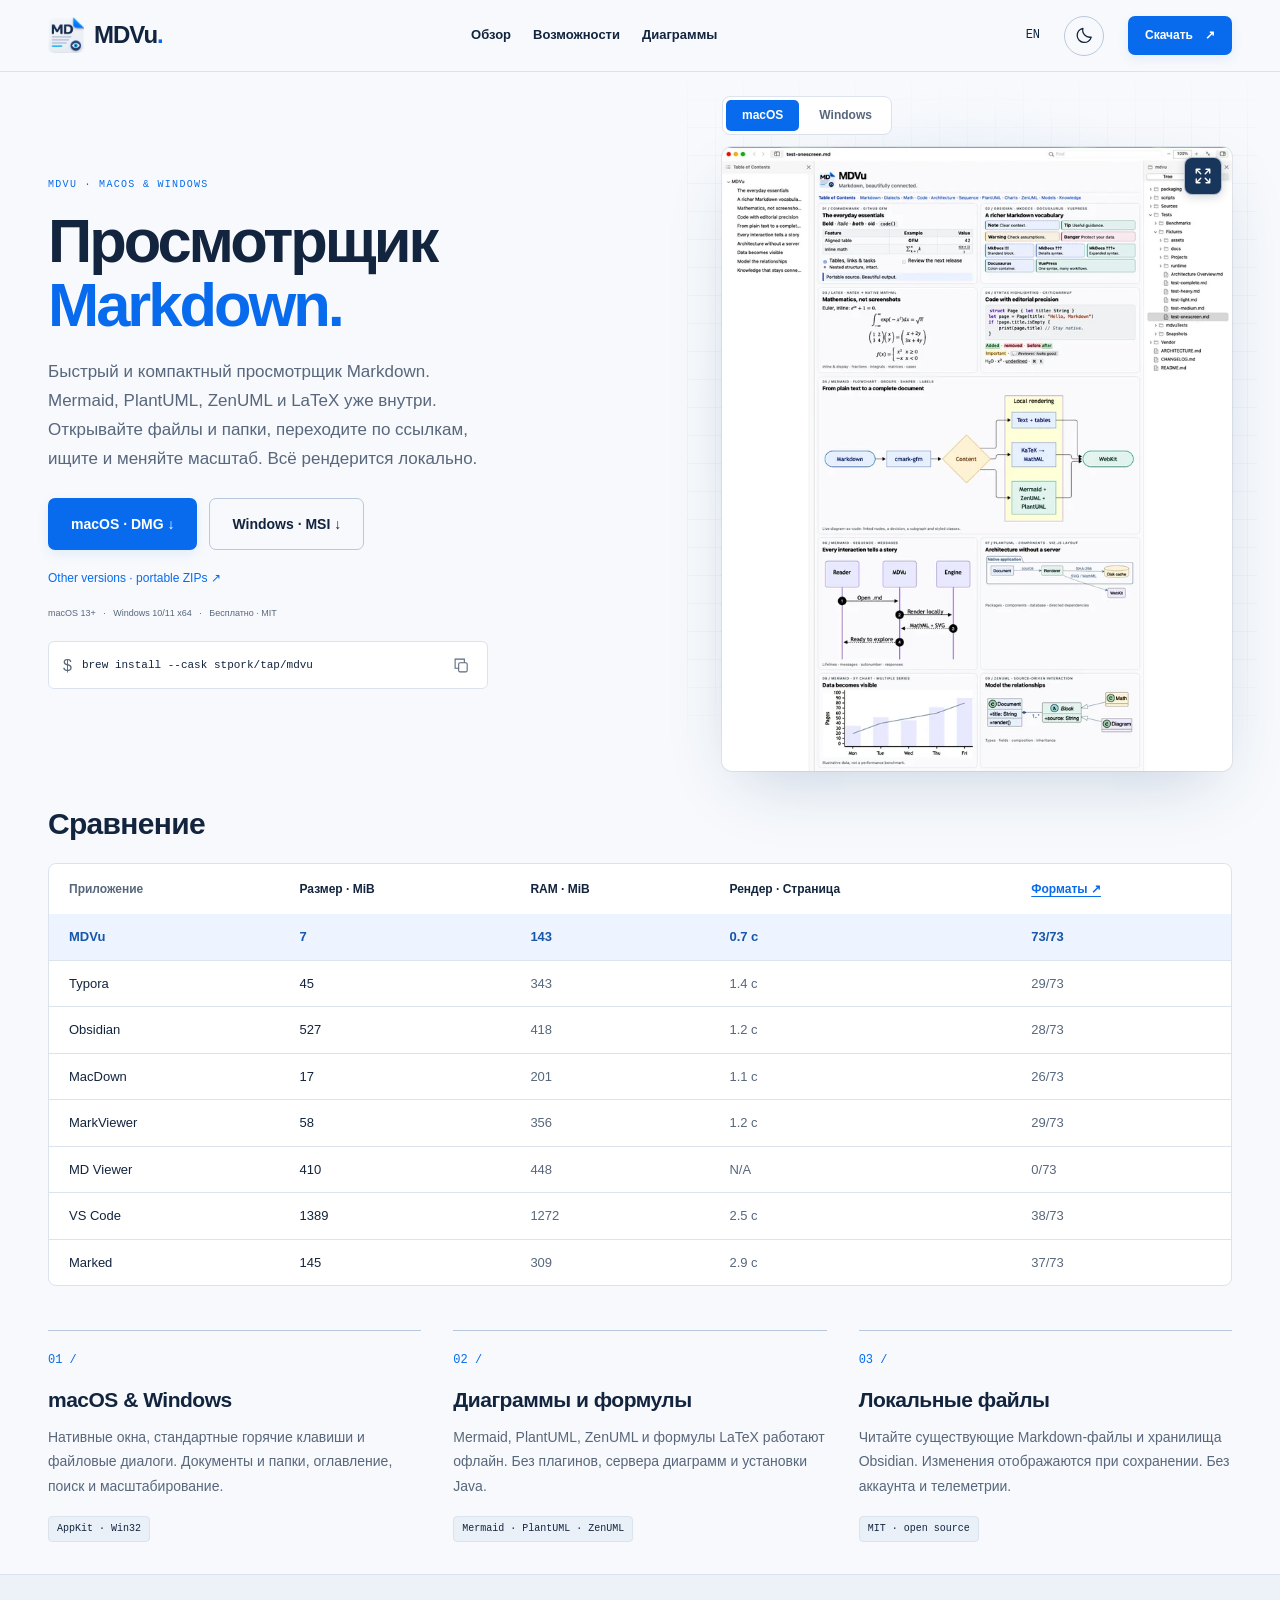
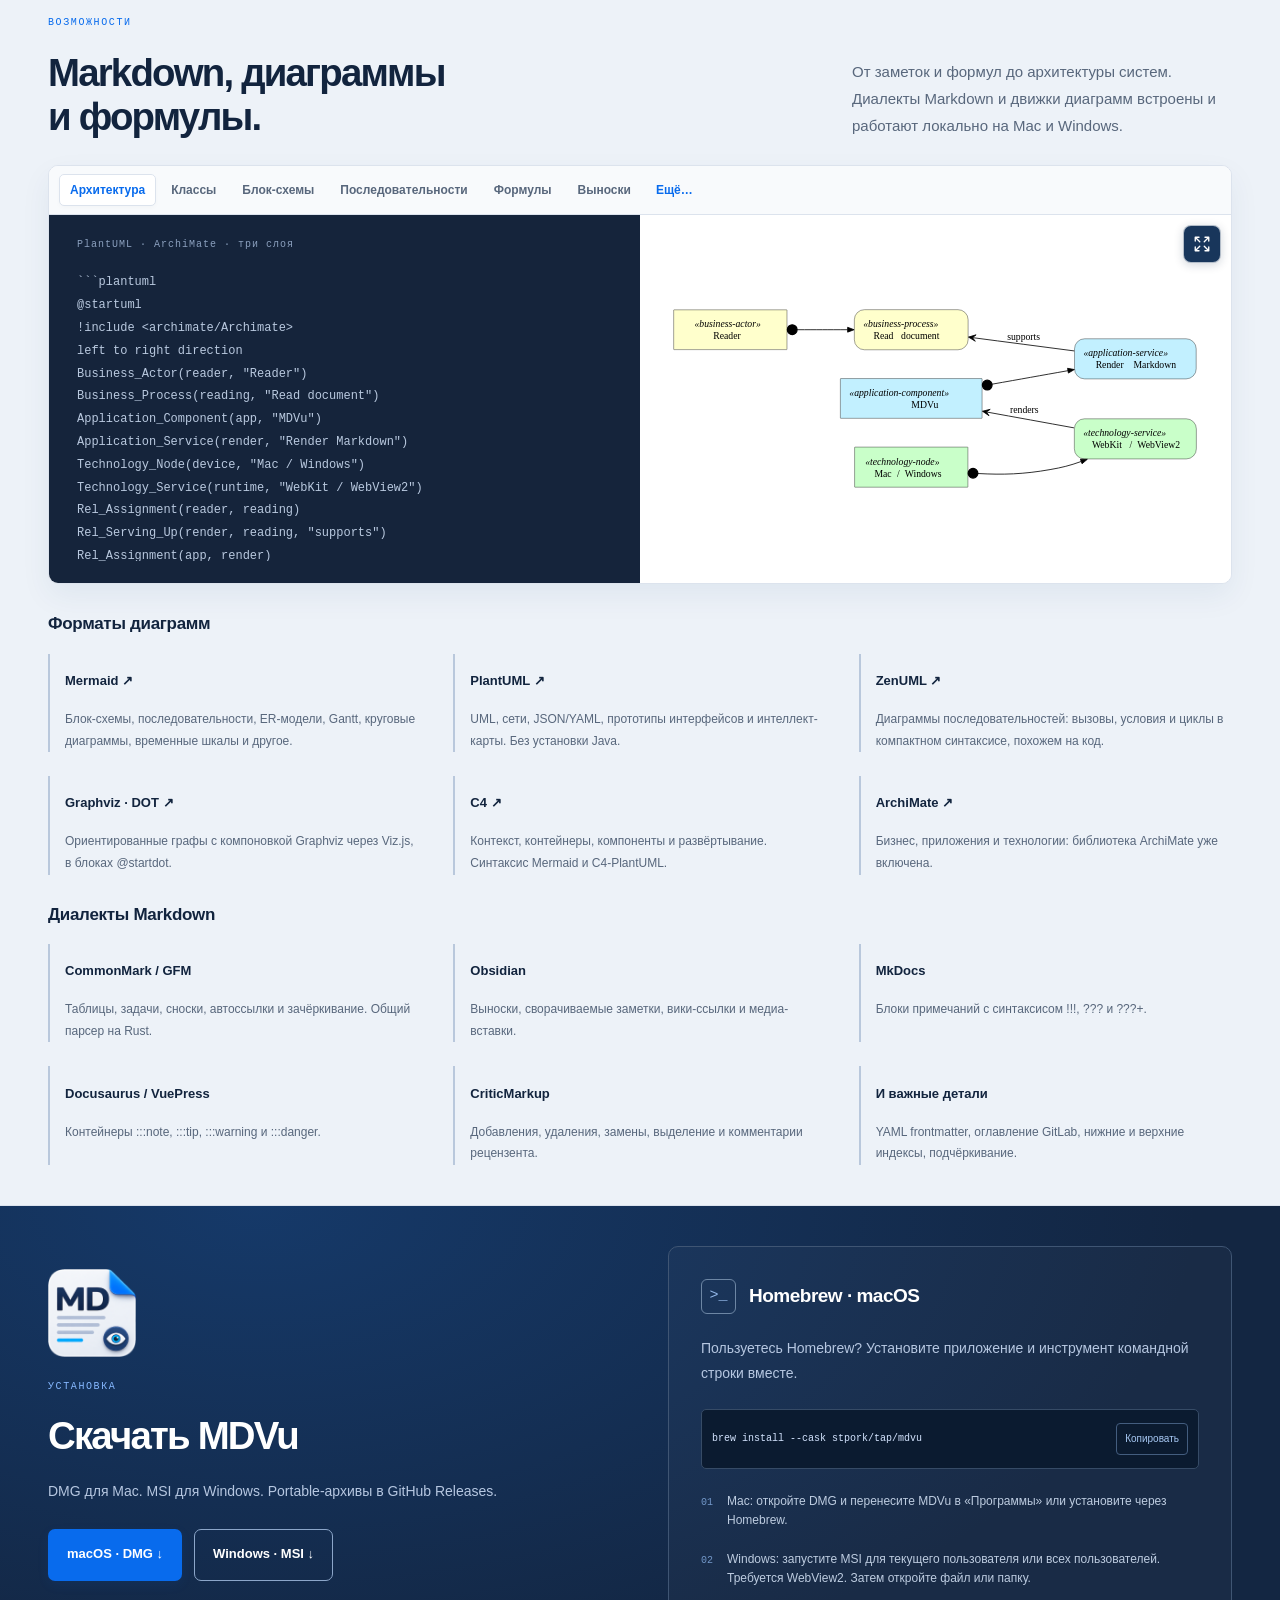
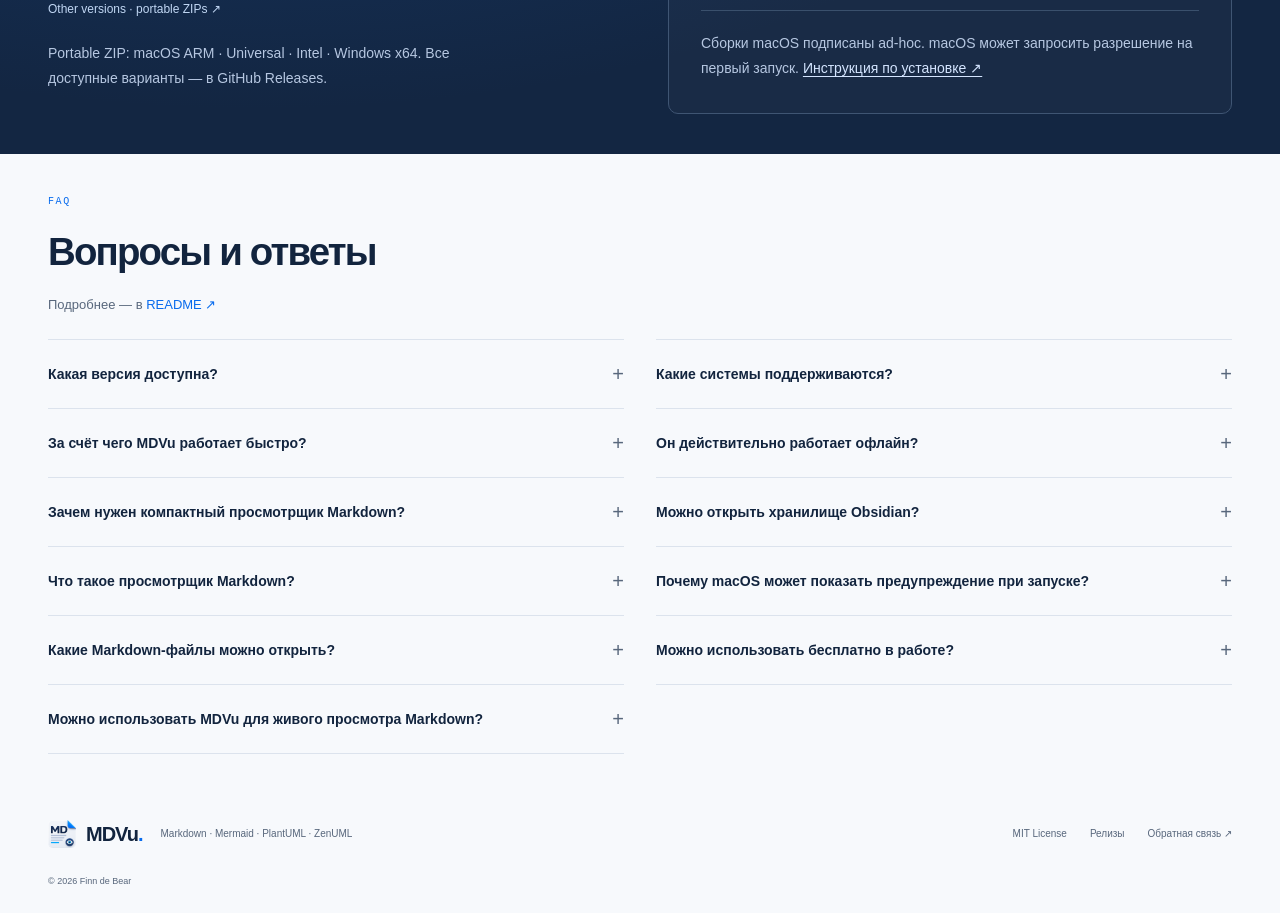
<file: mdvu/ru/index.html>
<!doctype html>
<html lang="ru">
<head>
<!-- Google tag (gtag.js) -->
<script async src="https://www.googletagmanager.com/gtag/js?id=G-HHVQNXLXCP"></script>
<script>
  window.dataLayer = window.dataLayer || [];
  function gtag(){dataLayer.push(arguments);}
  gtag('js', new Date());

  gtag('config', 'G-HHVQNXLXCP');
</script>
<meta name="google-site-verification" content="8hoHZ7azFNVSv9x07AUhAS5xpXH3vrk-LlH07z-cgBc">
<meta charset="utf-8"><meta name="viewport" content="width=device-width, initial-scale=1">
<title>MDVu — быстрый просмотрщик Markdown для Mac и Windows</title><meta name="description" content="Компактный просмотрщик Markdown и MD-файлов для Mac и Windows. Диаграммы Mermaid, PlantUML и формулы LaTeX работают офлайн. Бесплатно, открытый код.">
<meta name="robots" content="index, follow, max-image-preview:large">
<meta name="theme-color" content="#f7f9fc"><meta name="color-scheme" content="light dark">
<link rel="canonical" href="https://stpork.github.io/mdvu/ru/">
<meta property="og:type" content="website"><meta property="og:site_name" content="MDVu"><meta property="og:title" content="MDVu — быстрый просмотрщик Markdown для Mac и Windows"><meta property="og:description" content="Компактный просмотрщик Markdown и MD-файлов для Mac и Windows. Диаграммы Mermaid, PlantUML и формулы LaTeX работают офлайн. Бесплатно, открытый код."><meta property="og:url" content="https://stpork.github.io/mdvu/ru/"><meta property="og:image" content="https://stpork.github.io/mdvu/assets/social.jpg"><meta property="og:image:width" content="1120"><meta property="og:image:height" content="630"><meta property="og:image:alt" content="MDVu — native Markdown viewer for Mac and Windows"><meta property="og:locale" content="ru_RU"><meta name="twitter:card" content="summary_large_image"><meta name="twitter:title" content="MDVu — быстрый просмотрщик Markdown для Mac и Windows"><meta name="twitter:description" content="Компактный просмотрщик Markdown и MD-файлов для Mac и Windows. Диаграммы Mermaid, PlantUML и формулы LaTeX работают офлайн. Бесплатно, открытый код."><meta name="twitter:image" content="https://stpork.github.io/mdvu/assets/social.jpg"><meta name="twitter:image:alt" content="MDVu — native Markdown and MD file viewer">
<link rel="icon" type="image/png" sizes="96x96" href="/mdvu/assets/favicon-96.png"><link rel="apple-touch-icon" href="/mdvu/assets/apple-touch-icon.png"><script src="/mdvu/assets/theme.js?v=55d25b530188"></script><link rel="stylesheet" href="/mdvu/assets/site.css?v=01b2d64cb5e1"><script src="/mdvu/assets/site.js?v=849b1008035b" defer></script>
<script type="application/ld+json">{"@context":"https://schema.org","@graph":[{"@type":"SoftwareApplication","@id":"https://stpork.github.io/mdvu/#app","name":"MDVu","url":"https://stpork.github.io/mdvu/","applicationCategory":"UtilitiesApplication","operatingSystem":["macOS 13+","Windows 10/11 x64"],"softwareVersion":"0.5.3","description":"Компактный просмотрщик Markdown и MD-файлов для Mac и Windows. Диаграммы Mermaid, PlantUML и формулы LaTeX работают офлайн. Бесплатно, открытый код.","image":"https://stpork.github.io/mdvu/assets/mdvu-mac.jpg","screenshot":["https://stpork.github.io/mdvu/assets/mdvu-mac.jpg","https://stpork.github.io/mdvu/assets/mdvu-win.jpg"],"downloadUrl":["https://github.com/stpork/mdvu/releases/latest/download/mdvu-macos.dmg","https://github.com/stpork/mdvu/releases/latest/download/mdvu-windows-x86_64.msi"],"sameAs":"https://github.com/stpork/mdvu","isAccessibleForFree":true,"releaseNotes":"https://github.com/stpork/mdvu/releases/latest","featureList":["Native macOS and Windows Markdown viewer","CommonMark, GFM and Obsidian Markdown extensions","Offline Mermaid, PlantUML, ZenUML, Graphviz DOT, C4 and ArchiMate diagrams","LaTeX math with KaTeX and MathML","Search, outline, folder navigation and zoom"],"license":"https://opensource.org/license/mit","offers":{"@type":"Offer","price":"0","priceCurrency":"USD"},"author":{"@type":"Person","name":"Finn de Bear","url":"https://github.com/stpork"}},{"@type":"WebSite","@id":"https://stpork.github.io/mdvu/#website","name":"MDVu","alternateName":"MDVu Markdown Viewer","url":"https://stpork.github.io/mdvu/","inLanguage":["en","ru"]},{"@type":"WebPage","@id":"https://stpork.github.io/mdvu/ru/#webpage","url":"https://stpork.github.io/mdvu/ru/","name":"MDVu — быстрый просмотрщик Markdown для Mac и Windows","description":"Компактный просмотрщик Markdown и MD-файлов для Mac и Windows. Диаграммы Mermaid, PlantUML и формулы LaTeX работают офлайн. Бесплатно, открытый код.","inLanguage":"ru","isPartOf":{"@id":"https://stpork.github.io/mdvu/#website"},"about":{"@id":"https://stpork.github.io/mdvu/#app"}}]}</script>
</head>
<body>
<a class="skip" href="#main">Перейти к содержимому</a>
<header class="header"><div class="container nav-wrap"><a class="brand" href="/mdvu/ru/" aria-label="MDVu — главная"><img src="/mdvu/assets/icon.webp" width="36" height="36" alt=""><span>MDVu<span class="brand-dot">.</span></span></a><nav aria-label="Основная навигация"><a href="/mdvu/ru/#why">Обзор</a><a href="/mdvu/ru/#features">Возможности</a><a href="/mdvu/ru/diagrams/">Диаграммы</a></nav><div class="nav-actions"><a class="language" href="/mdvu/" lang="en" hreflang="en">EN</a><button class="theme-toggle" type="button" data-theme-toggle aria-label="Сменить тему" title="Сменить тему"><svg class="sun-icon" width="19" height="19" viewBox="0 0 24 24" aria-hidden="true"><circle cx="12" cy="12" r="4"/><path d="M12 2v2m0 16v2M2 12h2m16 0h2M5 5l1.5 1.5m11 11L19 19M5 19l1.5-1.5m11-11L19 5"/></svg><svg class="moon-icon" width="19" height="19" viewBox="0 0 24 24" aria-hidden="true"><path d="M20.5 14A9 9 0 0 1 10 3a9 9 0 1 0 10.5 11Z"/></svg></button><a class="button button-small" href="/mdvu/ru/#download">Скачать <span aria-hidden="true">↗</span></a></div></div></header>
<main id="main">
<section class="hero container" aria-labelledby="hero-title"><div class="hero-copy">
<h1 id="hero-title"><span class="hero-category">MDVu · macOS &amp; Windows</span>Просмотрщик<br><span>Markdown.</span></h1>
<p class="hero-description">Быстрый и компактный просмотрщик Markdown. Mermaid, PlantUML, ZenUML и LaTeX уже внутри. Открывайте файлы и папки, переходите по ссылкам, ищите и меняйте масштаб. Всё рендерится локально.</p>
<div class="hero-buttons"><a class="button" data-download-platform="mac" href="https://github.com/stpork/mdvu/releases/latest/download/mdvu-macos.dmg" download>macOS · DMG ↓</a><a class="button button-outline" data-download-platform="win" href="https://github.com/stpork/mdvu/releases/latest/download/mdvu-windows-x86_64.msi" download>Windows · MSI ↓</a></div><div class="download-links"><a href="https://github.com/stpork/mdvu/releases">Other versions · portable ZIPs ↗</a></div>
<p class="hero-meta">macOS 13+ <span>·</span> Windows 10/11 x64 <span>·</span> Бесплатно · MIT</p>
<div class="hero-terminal"><span aria-hidden="true">$</span><code>brew install --cask stpork/tap/mdvu</code><button class="copy" type="button" data-copy="brew install --cask stpork/tap/mdvu" aria-label="Скопировать команду Homebrew"><svg width="17" height="17" viewBox="0 0 24 24" fill="none" stroke="currentColor" stroke-width="1.5" aria-hidden="true"><rect x="8" y="8" width="12" height="13" rx="2"/><path d="M16 8V3H3v13h5"/></svg></button></div>
</div><figure class="hero-visual"><div class="platform-tabs" role="tablist" aria-label="Платформа"><button type="button" role="tab" id="tab-mac" aria-controls="screenshot-mac" aria-selected="true" tabindex="0" data-platform="mac">macOS</button><button type="button" role="tab" id="tab-win" aria-controls="screenshot-win" aria-selected="false" tabindex="-1" data-platform="win">Windows</button></div><div id="screenshot-mac" role="tabpanel" aria-labelledby="tab-mac"><a class="screenshot-link" href="/mdvu/assets/mdvu-mac.jpg?v=397eaa460bbd" data-preview aria-haspopup="dialog" aria-label="Увеличить скриншот macOS"><picture><source type="image/webp" srcset="/mdvu/assets/mdvu-mac-720.webp?v=b406fdf19aa5 720w, /mdvu/assets/mdvu-mac.webp?v=1689f99b1c11 1440w" sizes="(max-width: 760px) 92vw, 55vw"><img class="app-screenshot" src="/mdvu/assets/mdvu-mac.jpg?v=397eaa460bbd" width="1440" height="1760" loading="eager" fetchpriority="high" alt="MDVu на macOS: Markdown, формулы, выноски и диаграммы, оглавление и навигатор файлов"></picture><span class="preview-zoom" aria-hidden="true"><svg width="18" height="18" viewBox="0 0 24 24" fill="none" stroke="currentColor" stroke-width="1.8" stroke-linecap="round" stroke-linejoin="round" aria-hidden="true"><path d="M8 3H3v5m13-5h5v5M3 16v5h5m13-5v5h-5M3 3l6 6m12-6-6 6M3 21l6-6m12 6-6-6"/></svg></span></a></div><div id="screenshot-win" role="tabpanel" aria-labelledby="tab-win" hidden><a class="screenshot-link" href="/mdvu/assets/mdvu-win.jpg?v=f02269028800" data-preview aria-haspopup="dialog" aria-label="Увеличить скриншот Windows"><picture><source type="image/webp" srcset="/mdvu/assets/mdvu-win-720.webp?v=2fc815fbd4f8 720w, /mdvu/assets/mdvu-win.webp?v=8da7387aae9d 1440w" sizes="(max-width: 760px) 92vw, 55vw"><img class="app-screenshot" src="/mdvu/assets/mdvu-win.jpg?v=f02269028800" width="1440" height="1760" loading="lazy" fetchpriority="auto" alt="MDVu на Windows: Markdown, формулы, выноски и диаграммы, оглавление и навигатор файлов"></picture><span class="preview-zoom" aria-hidden="true"><svg width="18" height="18" viewBox="0 0 24 24" fill="none" stroke="currentColor" stroke-width="1.8" stroke-linecap="round" stroke-linejoin="round" aria-hidden="true"><path d="M8 3H3v5m13-5h5v5M3 16v5h5m13-5v5h-5M3 3l6 6m12-6-6 6M3 21l6-6m12 6-6-6"/></svg></span></a></div></figure></section>
<div class="container comparison-section"><section class="landing-comparison" id="comparison" aria-labelledby="comparison-title"><h2 id="comparison-title">Сравнение</h2><div class="table-scroll" tabindex="0" role="region" aria-label="Сравнение приложений"><table class="landing-table"><thead><tr><th scope="col"><strong>Приложение</strong></th><th scope="col"><strong><span title="Установленное Universal-приложение; без системного браузерного движка и профилей">Размер · MiB</span></strong></th><th scope="col"><strong><span title="Память приложения в MiB; источники сохранены в данных сравнения">RAM · MiB</span></strong></th><th scope="col"><strong><span title="Тёплый запуск до первой видимой Mermaid из двух узлов; допускается SVG из кеша">Рендер · Страница</span></strong></th><th scope="col"><strong><a href="/mdvu/ru/diagrams/">Форматы ↗</a></strong></th></tr></thead><tbody><tr><th scope="row">MDVu</th><td>7</td><td>143</td><td>0.7 с</td><td>73/73</td></tr><tr><th scope="row">Typora</th><td>45</td><td>343</td><td>1.4 с</td><td>29/73</td></tr><tr><th scope="row">Obsidian</th><td>527</td><td>418</td><td>1.2 с</td><td>28/73</td></tr><tr><th scope="row">MacDown</th><td>17</td><td>201</td><td>1.1 с</td><td>26/73</td></tr><tr><th scope="row">MarkViewer</th><td>58</td><td>356</td><td>1.2 с</td><td>29/73</td></tr><tr><th scope="row">MD Viewer</th><td>410</td><td>448</td><td>N/A</td><td>0/73</td></tr><tr><th scope="row">VS Code</th><td>1389</td><td>1272</td><td>2.5 с</td><td>38/73</td></tr><tr><th scope="row">Marked</th><td>145</td><td>309</td><td>2.9 с</td><td>37/73</td></tr></tbody></table></div></section></div>
<section class="section container overview" id="why" aria-label="Обзор"><div class="principles"><article class="principle"><span class="index">01 /</span><h3>macOS & Windows</h3><p>Нативные окна, стандартные горячие клавиши и файловые диалоги. Документы и папки, оглавление, поиск и масштабирование.</p><span class="principle-tag">AppKit · Win32</span></article><article class="principle"><span class="index">02 /</span><h3>Диаграммы и формулы</h3><p>Mermaid, PlantUML, ZenUML и формулы LaTeX работают офлайн. Без плагинов, сервера диаграмм и установки Java.</p><span class="principle-tag">Mermaid · PlantUML · ZenUML</span></article><article class="principle"><span class="index">03 /</span><h3>Локальные файлы</h3><p>Читайте существующие Markdown-файлы и хранилища Obsidian. Изменения отображаются при сохранении. Без аккаунта и телеметрии.</p><span class="principle-tag">MIT · open source</span></article></div></section>

<section class="feature-section section" id="features"><div class="container"><div class="split-heading"><div><p class="eyebrow">ВОЗМОЖНОСТИ</p><h2>Markdown, диаграммы<br>и формулы.</h2></div><p>От заметок и формул до архитектуры систем. Диалекты Markdown и движки диаграмм встроены и работают локально на Mac и Windows.</p></div>
<div class="demo"><div class="demo-tabs"><div class="demo-tablist" role="tablist" aria-label="Примеры отображения"><button type="button" role="tab" id="tab-architecture" aria-controls="panel-architecture" aria-selected="true">Архитектура</button><button type="button" role="tab" id="tab-classes" aria-controls="panel-classes" aria-selected="false" tabindex="-1">Классы</button><button type="button" role="tab" id="tab-flowcharts" aria-controls="panel-flowcharts" aria-selected="false" tabindex="-1">Блок-схемы</button><button type="button" role="tab" id="tab-sequence" aria-controls="panel-sequence" aria-selected="false" tabindex="-1">Последовательности</button><button type="button" role="tab" id="tab-math" aria-controls="panel-math" aria-selected="false" tabindex="-1">Формулы</button><button type="button" role="tab" id="tab-callouts" aria-controls="panel-callouts" aria-selected="false" tabindex="-1">Выноски</button></div><a class="demo-more" href="/mdvu/ru/diagrams/">Ещё…</a></div>
<div class="demo-panel diagram-demo" id="panel-architecture" role="tabpanel" aria-labelledby="tab-architecture" tabindex="0"><div class="source-pane"><span class="pane-label">PlantUML · ArchiMate · три слоя</span><pre tabindex="0"><code>```plantuml
@startuml
!include &lt;archimate/Archimate&gt;
left to right direction
Business_Actor(reader, &quot;Reader&quot;)
Business_Process(reading, &quot;Read document&quot;)
Application_Component(app, &quot;MDVu&quot;)
Application_Service(render, &quot;Render Markdown&quot;)
Technology_Node(device, &quot;Mac / Windows&quot;)
Technology_Service(runtime, &quot;WebKit / WebView2&quot;)
Rel_Assignment(reader, reading)
Rel_Serving_Up(render, reading, &quot;supports&quot;)
Rel_Assignment(app, render)
Rel_Serving_Up(runtime, app, &quot;renders&quot;)
Rel_Assignment(device, runtime)
@enduml
```</code></pre></div><div class="render-pane"><a class="diagram-preview" href="/mdvu/assets/diagrams/D110.svg" data-preview aria-haspopup="dialog" aria-label="Увеличить: ArchiMate · три слоя"><img src="/mdvu/assets/diagrams/D110.svg" width="661" height="235" loading="lazy" alt="ArchiMate · три слоя"><span class="preview-zoom" aria-hidden="true"><svg width="18" height="18" viewBox="0 0 24 24" fill="none" stroke="currentColor" stroke-width="1.8" stroke-linecap="round" stroke-linejoin="round" aria-hidden="true"><path d="M8 3H3v5m13-5h5v5M3 16v5h5m13-5v5h-5M3 3l6 6m12-6-6 6M3 21l6-6m12 6-6-6"/></svg></span></a></div></div>
<div class="demo-panel diagram-demo" id="panel-classes" role="tabpanel" aria-labelledby="tab-classes" tabindex="0"><div class="source-pane"><span class="pane-label">PlantUML · Диаграмма классов</span><pre tabindex="0"><code>```plantuml
@startuml
interface Renderer&lt;T&gt; {
  +render(source: T): String
}
abstract class Block {
  +language: String
}
class MermaidBlock
class PlantUMLBlock
class Document {
  +id: String
  +title: String
}
Renderer &lt;|.. MermaidBlock
Renderer &lt;|.. PlantUMLBlock
Block &lt;|-- MermaidBlock
Block &lt;|-- PlantUMLBlock
Document &quot;1&quot; *-- &quot;1..*&quot; Block
@enduml
```</code></pre></div><div class="render-pane"><a class="diagram-preview" href="/mdvu/assets/diagrams/D040.svg" data-preview aria-haspopup="dialog" aria-label="Увеличить: Диаграмма классов"><img src="/mdvu/assets/diagrams/D040.svg" width="358" height="329" loading="lazy" alt="Диаграмма классов"><span class="preview-zoom" aria-hidden="true"><svg width="18" height="18" viewBox="0 0 24 24" fill="none" stroke="currentColor" stroke-width="1.8" stroke-linecap="round" stroke-linejoin="round" aria-hidden="true"><path d="M8 3H3v5m13-5h5v5M3 16v5h5m13-5v5h-5M3 3l6 6m12-6-6 6M3 21l6-6m12 6-6-6"/></svg></span></a></div></div>
<div class="demo-panel diagram-demo" id="panel-flowcharts" role="tabpanel" aria-labelledby="tab-flowcharts" tabindex="0"><div class="source-pane"><span class="pane-label">Mermaid · Блок-схема</span><pre tabindex="0"><code>```mermaid
flowchart LR
    Author[&quot;Author / Reviewer&quot;] --&gt; Repo[&quot;Content Repository&quot;]
    Repo --&gt; CI[&quot;Validation &amp; Build&quot;]
    CI --&gt; Publish[&quot;Publication Service&quot;]
    Publish --&gt; Search[(&quot;Search Index&quot;)]
    Publish --&gt; CDN[&quot;Artifact / CDN&quot;]
    Reader[&quot;Reader&quot;] --&gt; Web[&quot;Web / Desktop Viewer&quot;]
    Web --&gt; Search
    Web --&gt; CDN
    Admin[&quot;Platform Operator&quot;] --&gt; Observe[&quot;Observability&quot;]
    CI --&gt; Observe
    Publish --&gt; Observe
    Web --&gt; Observe
```</code></pre></div><div class="render-pane"><a class="diagram-preview" href="/mdvu/assets/diagrams/D001.svg" data-preview aria-haspopup="dialog" aria-label="Увеличить: Блок-схема"><img src="/mdvu/assets/diagrams/D001.svg" width="1016" height="337" loading="lazy" alt="Блок-схема"><span class="preview-zoom" aria-hidden="true"><svg width="18" height="18" viewBox="0 0 24 24" fill="none" stroke="currentColor" stroke-width="1.8" stroke-linecap="round" stroke-linejoin="round" aria-hidden="true"><path d="M8 3H3v5m13-5h5v5M3 16v5h5m13-5v5h-5M3 3l6 6m12-6-6 6M3 21l6-6m12 6-6-6"/></svg></span></a></div></div>
<div class="demo-panel diagram-demo" id="panel-sequence" role="tabpanel" aria-labelledby="tab-sequence" tabindex="0"><div class="source-pane"><span class="pane-label">Mermaid · Диаграмма последовательности</span><pre tabindex="0"><code>```mermaid
sequenceDiagram
    autonumber
    actor Reader
    participant Viewer
    participant API
    participant Search
    participant Store
    Reader-&gt;&gt;Viewer: Search &quot;identity federation&quot;
    Viewer-&gt;&gt;API: GET /search?q=identity+federation
    API-&gt;&gt;Search: Query index
    Search--&gt;&gt;API: Ranked results
    API--&gt;&gt;Viewer: Result metadata
    Reader-&gt;&gt;Viewer: Open result
    Viewer-&gt;&gt;API: GET document release
    API-&gt;&gt;Store: Read immutable artifact
    Store--&gt;&gt;API: Markdown + manifest
    API--&gt;&gt;Viewer: UTF-8 document
    Viewer--&gt;&gt;Reader: Render text and diagrams
```</code></pre></div><div class="render-pane"><a class="diagram-preview" href="/mdvu/assets/diagrams/D010.svg" data-preview aria-haspopup="dialog" aria-label="Увеличить: Диаграмма последовательности"><img src="/mdvu/assets/diagrams/D010.svg" width="1231" height="725" loading="lazy" alt="Диаграмма последовательности"><span class="preview-zoom" aria-hidden="true"><svg width="18" height="18" viewBox="0 0 24 24" fill="none" stroke="currentColor" stroke-width="1.8" stroke-linecap="round" stroke-linejoin="round" aria-hidden="true"><path d="M8 3H3v5m13-5h5v5M3 16v5h5m13-5v5h-5M3 3l6 6m12-6-6 6M3 21l6-6m12 6-6-6"/></svg></span></a></div></div>
<div class="demo-panel" id="panel-math" role="tabpanel" aria-labelledby="tab-math" tabindex="0"><div class="source-pane"><span class="pane-label">research.md</span><pre><code><span class="code-muted">## A little mathematical beauty</span>

Euler’s identity: <span class="code-blue">$e^&#123;i\pi&#125; + 1 = 0$</span>

<span class="code-blue">$$</span>
\int_&#123;-\infty&#125;^&#123;\infty&#125; e^&#123;-x^2&#125; dx
  = \sqrt&#123;\pi&#125;
<span class="code-blue">$$</span></code></pre><span class="source-note">LaTeX → KaTeX → MathML</span></div><div class="render-pane content-preview" data-preview-content="preview-math"><button class="preview-zoom" type="button" aria-haspopup="dialog" aria-label="Увеличить формулы"><svg width="18" height="18" viewBox="0 0 24 24" fill="none" stroke="currentColor" stroke-width="1.8" stroke-linecap="round" stroke-linejoin="round" aria-hidden="true"><path d="M8 3H3v5m13-5h5v5M3 16v5h5m13-5v5h-5M3 3l6 6m12-6-6 6M3 21l6-6m12 6-6-6"/></svg></button><span class="pane-label">МАТЕМАТИКА, А НЕ СКРИНШОТЫ</span><div class="math-demo" id="preview-math"><math display="block"><msup><mi>e</mi><mrow><mi>i</mi><mi>π</mi></mrow></msup><mo>+</mo><mn>1</mn><mo>=</mo><mn>0</mn></math><math display="block"><msubsup><mo>∫</mo><mrow><mo>−</mo><mi>∞</mi></mrow><mi>∞</mi></msubsup><msup><mi>e</mi><mrow><mo>−</mo><msup><mi>x</mi><mn>2</mn></msup></mrow></msup><mi>d</mi><mi>x</mi><mo>=</mo><msqrt><mi>π</mi></msqrt></math></div><p>Строчные и блочные формулы через нативный MathML. Без скачивания шрифтов для формул.</p></div></div>
<div class="demo-panel" id="panel-callouts" role="tabpanel" aria-labelledby="tab-callouts" tabindex="0"><div class="source-pane"><span class="pane-label">notes.md</span><pre><code><span class="code-blue">&gt; [!NOTE] Stay in context</span>
&gt; Your best ideas deserve a little space.

<span class="code-blue">&gt; [!TIP] Keep exploring</span>
&gt; Follow [[Architecture|the bigger picture]].</code></pre><span class="source-note">Obsidian · MkDocs · Docusaurus · VuePress</span></div><div class="render-pane content-preview" data-preview-content="preview-callouts"><button class="preview-zoom" type="button" aria-haspopup="dialog" aria-label="Увеличить выноски"><svg width="18" height="18" viewBox="0 0 24 24" fill="none" stroke="currentColor" stroke-width="1.8" stroke-linecap="round" stroke-linejoin="round" aria-hidden="true"><path d="M8 3H3v5m13-5h5v5M3 16v5h5m13-5v5h-5M3 3l6 6m12-6-6 6M3 21l6-6m12 6-6-6"/></svg></button><span class="pane-label">ВАЖНОЕ НЕ ОСТАНЕТСЯ НЕЗАМЕЧЕННЫМ</span><div class="callouts-demo" id="preview-callouts"><div class="callout note"><strong>ⓘ Stay in context</strong><p>Your best ideas deserve a little space.</p></div><div class="callout tip"><strong>◇ Keep exploring</strong><p>Follow <span class="inline-link">the bigger picture</span>.</p></div></div><p>Привычный синтаксис, понятная структура. Здесь ваши заметки сохраняют смысл и оформление.</p></div></div>
</div>
<div class="feature-group"><h3>Форматы диаграмм</h3><div class="dialects"><div><h4><a href="/mdvu/ru/diagrams/#D001">Mermaid ↗</a></h4><p>Блок-схемы, последовательности, ER-модели, Gantt, круговые диаграммы, временные шкалы и другое.</p></div><div><h4><a href="/mdvu/ru/diagrams/#D038">PlantUML ↗</a></h4><p>UML, сети, JSON/YAML, прототипы интерфейсов и интеллект-карты. Без установки Java.</p></div><div><h4><a href="/mdvu/ru/diagrams/#D014">ZenUML ↗</a></h4><p>Диаграммы последовательностей: вызовы, условия и циклы в компактном синтаксисе, похожем на код.</p></div><div><h4><a href="/mdvu/ru/diagrams/#D090">Graphviz · DOT ↗</a></h4><p>Ориентированные графы с компоновкой Graphviz через Viz.js, в блоках @startdot.</p></div><div><h4><a href="/mdvu/ru/diagrams/#D100">C4 ↗</a></h4><p>Контекст, контейнеры, компоненты и развёртывание. Синтаксис Mermaid и C4-PlantUML.</p></div><div><h4><a href="/mdvu/ru/diagrams/#D110">ArchiMate ↗</a></h4><p>Бизнес, приложения и технологии: библиотека ArchiMate уже включена.</p></div></div></div>
<div class="feature-group"><h3>Диалекты Markdown</h3><div class="dialects"><div><h4>CommonMark / GFM</h4><p>Таблицы, задачи, сноски, автоссылки и зачёркивание. Общий парсер на Rust.</p></div><div><h4>Obsidian</h4><p>Выноски, сворачиваемые заметки, вики-ссылки и медиа-вставки.</p></div><div><h4>MkDocs</h4><p>Блоки примечаний с синтаксисом !!!, ??? и ???+.</p></div><div><h4>Docusaurus / VuePress</h4><p>Контейнеры :::note, :::tip, :::warning и :::danger.</p></div><div><h4>CriticMarkup</h4><p>Добавления, удаления, замены, выделение и комментарии рецензента.</p></div><div><h4>И важные детали</h4><p>YAML frontmatter, оглавление GitLab, нижние и верхние индексы, подчёркивание.</p></div></div></div></div></section>

<section class="download-section" id="download"><div class="container download-layout"><div><img src="/mdvu/assets/icon.webp" width="88" height="88" loading="lazy" alt="MDVu"><p class="eyebrow">УСТАНОВКА</p><h2>Скачать MDVu</h2><p>DMG для Mac. MSI для Windows. Portable-архивы в GitHub Releases.</p><div class="hero-buttons"><a class="button" data-download-platform="mac" href="https://github.com/stpork/mdvu/releases/latest/download/mdvu-macos.dmg" download>macOS · DMG ↓</a><a class="button button-outline" data-download-platform="win" href="https://github.com/stpork/mdvu/releases/latest/download/mdvu-windows-x86_64.msi" download>Windows · MSI ↓</a></div><div class="download-links"><a href="https://github.com/stpork/mdvu/releases">Other versions · portable ZIPs ↗</a></div><p class="portable-note">Portable ZIP: macOS ARM · Universal · Intel · Windows x64. Все доступные варианты — в GitHub Releases.</p></div><div class="install-card"><div class="install-heading"><span class="terminal-icon" aria-hidden="true">&gt;_</span><h3>Homebrew · macOS</h3></div><p>Пользуетесь Homebrew? Установите приложение и инструмент командной строки вместе.</p><div class="install-command"><code>brew install --cask stpork/tap/mdvu</code><button class="copy" type="button" data-copy="brew install --cask stpork/tap/mdvu" aria-label="Скопировать команду Homebrew">Копировать</button></div><div class="install-step"><span>01</span><p>Mac: откройте DMG и перенесите MDVu в «Программы» или установите через Homebrew.</p></div><div class="install-step"><span>02</span><p>Windows: запустите MSI для текущего пользователя или всех пользователей. Требуется WebView2. Затем откройте файл или папку.</p></div><p class="install-note">Сборки macOS подписаны ad-hoc. macOS может запросить разрешение на первый запуск. <a href="https://github.com/stpork/mdvu#2-pre-built-release-downloads-github-releases">Инструкция по установке ↗</a></p></div></div></section>
<section class="section container faq-section"><div><p class="eyebrow">FAQ</p><h2>Вопросы и ответы</h2><p>Подробнее — в <a href="https://github.com/stpork/mdvu#readme">README ↗</a></p></div><div class="faq"><div class="faq-column"><details><summary>Какая версия доступна?<span aria-hidden="true">+</span></summary><p>Кнопки скачивания всегда открывают последний стабильный релиз. Установите его из DMG для macOS или MSI для Windows. Переносимые ZIP-архивы доступны на GitHub Releases.</p></details><details><summary>За счёт чего MDVu работает быстро?<span aria-hidden="true">+</span></summary><p>Общий парсер на Rust, нативные окна и движки диаграмм, которые загружаются по необходимости. Кеш SVG ускоряет повторное открытие документов. В таблице — реальные размер, память и время первого отображения на одном Mac.</p></details><details><summary>Зачем нужен компактный просмотрщик Markdown?<span aria-hidden="true">+</span></summary><p>Лёгкий просмотрщик открывает документы без полноценного редактора или рабочего пространства заметок. MDVu использует системный WebKit или WebView2 и сжатые библиотеки диаграмм: компактное приложение с Markdown, формулами и диаграммами внутри.</p></details><details><summary>Что такое просмотрщик Markdown?<span aria-hidden="true">+</span></summary><p>Просмотрщик Markdown отображает обычные MD-файлы как оформленные документы: с заголовками, таблицами, кодом и ссылками. MDVu даёт нативный просмотр Markdown на Mac и Windows, включая локальное отображение формул и диаграмм.</p></details><details><summary>Какие Markdown-файлы можно открыть?<span aria-hidden="true">+</span></summary><p>MDVu открывает документы с расширениями .md, .markdown, .mdown и .mkd. Откройте README, документацию проекта или папку заметок прямо из Finder, Проводника или командной строки. Исходные Markdown-файлы остаются на своих местах.</p></details><details><summary>Можно использовать MDVu для живого просмотра Markdown?<span aria-hidden="true">+</span></summary><p>MDVu создан для просмотра. Пишите в любимом редакторе, а MDVu держите рядом: при сохранении файла документ обновляется автоматически. Это инструмент для чтения, проверки и навигации по Markdown.</p></details></div><div class="faq-column"><details><summary>Какие системы поддерживаются?<span aria-hidden="true">+</span></summary><p>macOS 13+ на Apple Silicon и Intel; Windows 10/11 x64 с Microsoft WebView2. Для Mac выбирайте DMG, для Windows — MSI. Portable ZIP: Mac ARM, Universal, Intel и Windows x64. Пакеты Windows выпускаются начиная с 0.5.0.</p></details><details><summary>Он действительно работает офлайн?<span aria-hidden="true">+</span></summary><p>Markdown, формулы и встроенные движки диаграмм работают локально, без сервера, аккаунта и установки Java. Внешние изображения и другие удалённые ресурсы самого документа могут обращаться к сети. В MDVu нет телеметрии.</p></details><details><summary>Можно открыть хранилище Obsidian?<span aria-hidden="true">+</span></summary><p>Да. Откройте папку или Markdown-файл внутри хранилища. MDVu распознаёт корни .obsidian и .git, поддерживает выноски, вики-ссылки и медиа-вставки. Плагины Obsidian не запускаются; полного повторения всех его возможностей нет.</p></details><details><summary>Почему macOS может показать предупреждение при запуске?<span aria-hidden="true">+</span></summary><p>Текущие сборки macOS подписаны ad-hoc, без нотариализации Apple. Gatekeeper может потребовать отдельного разрешения при первом запуске. Скачивайте приложение из официальных релизов, проверяйте опубликованную SHA-256-сумму и следуйте инструкции по установке ниже.</p></details><details><summary>Можно использовать бесплатно в работе?<span aria-hidden="true">+</span></summary><p>Да. MDVu распространяется под лицензией MIT, без подписки и платных уровней функций. Встроенные сторонние компоненты сохраняют собственные лицензии, перечисленные в репозитории.</p></details></div></div></section>
</main>
<footer class="container footer"><a class="brand" href="/mdvu/ru/"><img src="/mdvu/assets/icon.webp" width="28" height="28" loading="lazy" alt=""><span>MDVu<span class="brand-dot">.</span></span></a><p>Markdown · Mermaid · PlantUML · ZenUML</p><nav aria-label="Ссылки в подвале"><a href="https://github.com/stpork/mdvu/blob/develop/LICENSE">MIT License</a><a href="https://github.com/stpork/mdvu/releases">Релизы</a><a href="https://github.com/stpork/mdvu/issues">Обратная связь ↗</a></nav><small><a href="mailto:finndebear@gmail.com">© 2026 Finn de Bear</a></small></footer>
<dialog class="image-dialog" aria-label="Просмотр изображения"><button type="button" class="close-dialog" aria-label="Закрыть изображение">✕</button><div class="preview-content" hidden></div><img width="1440" height="1760" alt="Полный скриншот приложения MDVu"></dialog><div class="toast" role="status" aria-live="polite"></div>
</body></html>
</file>
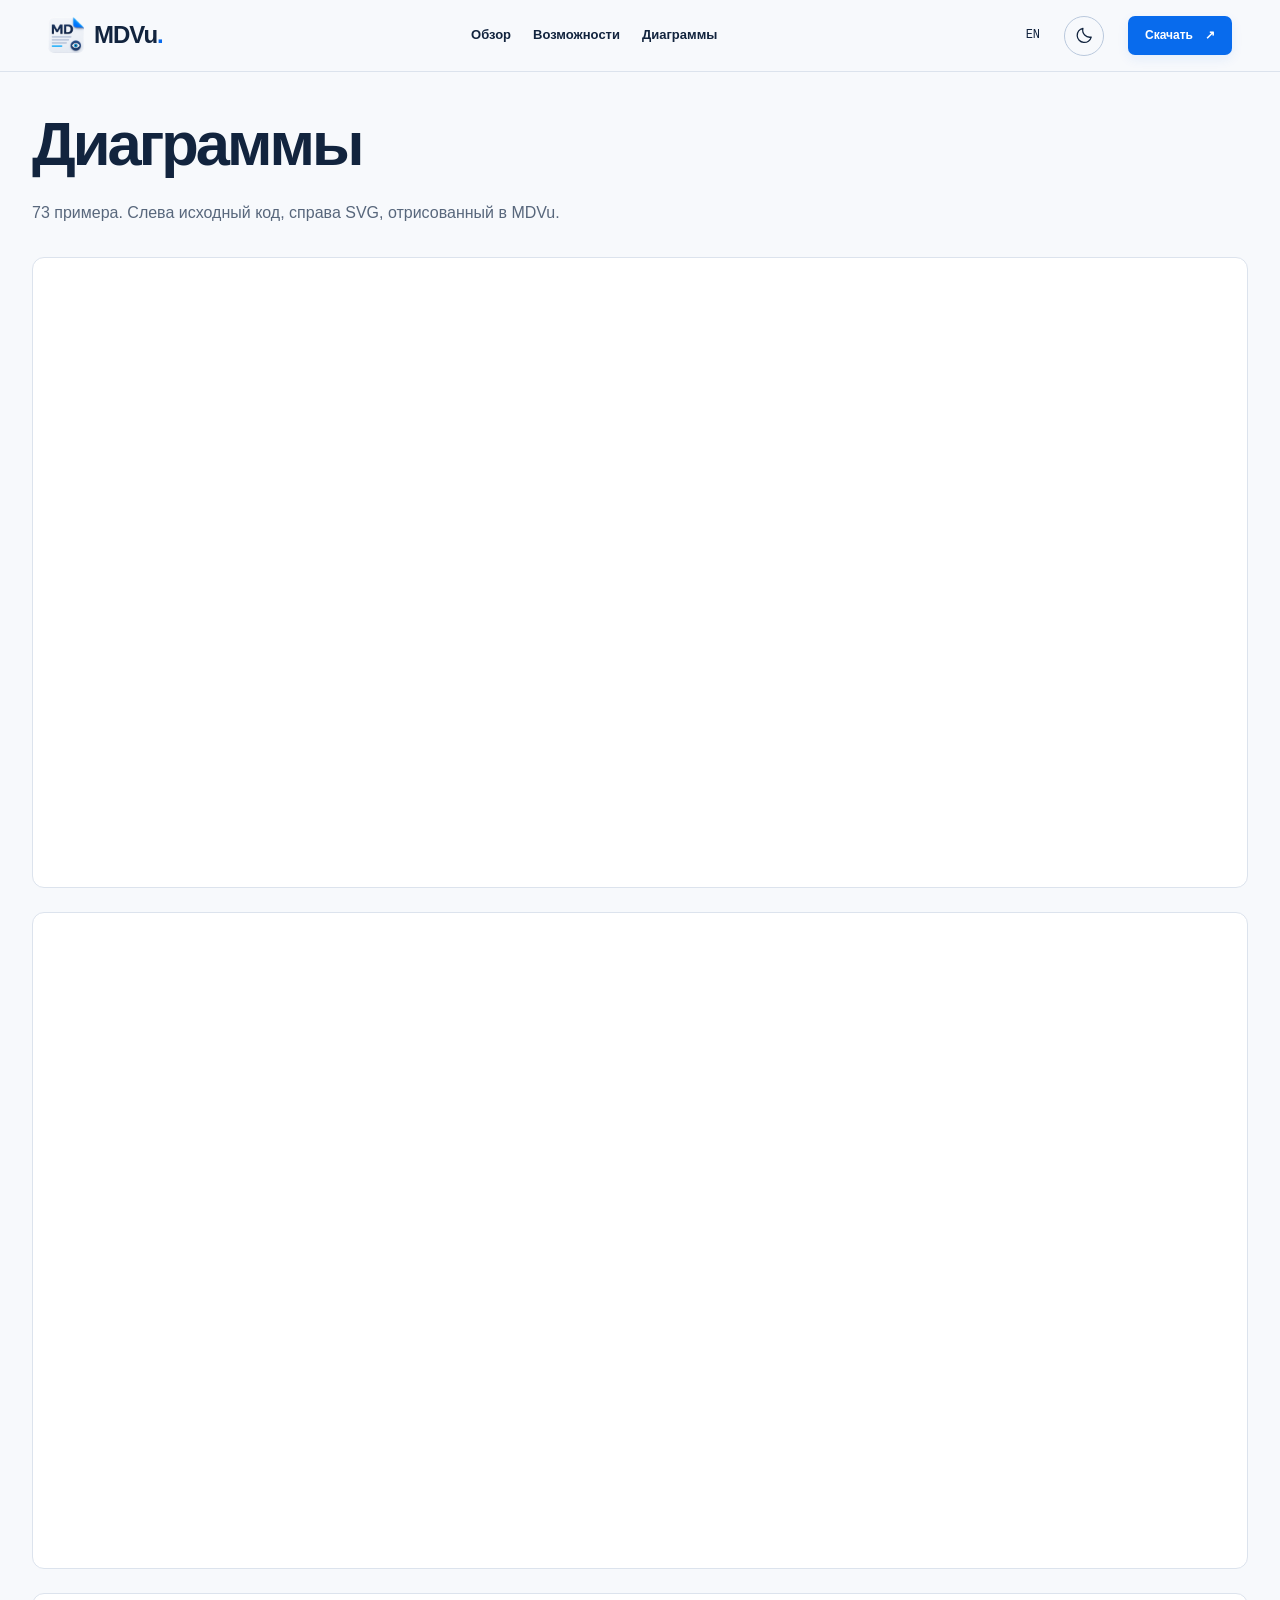
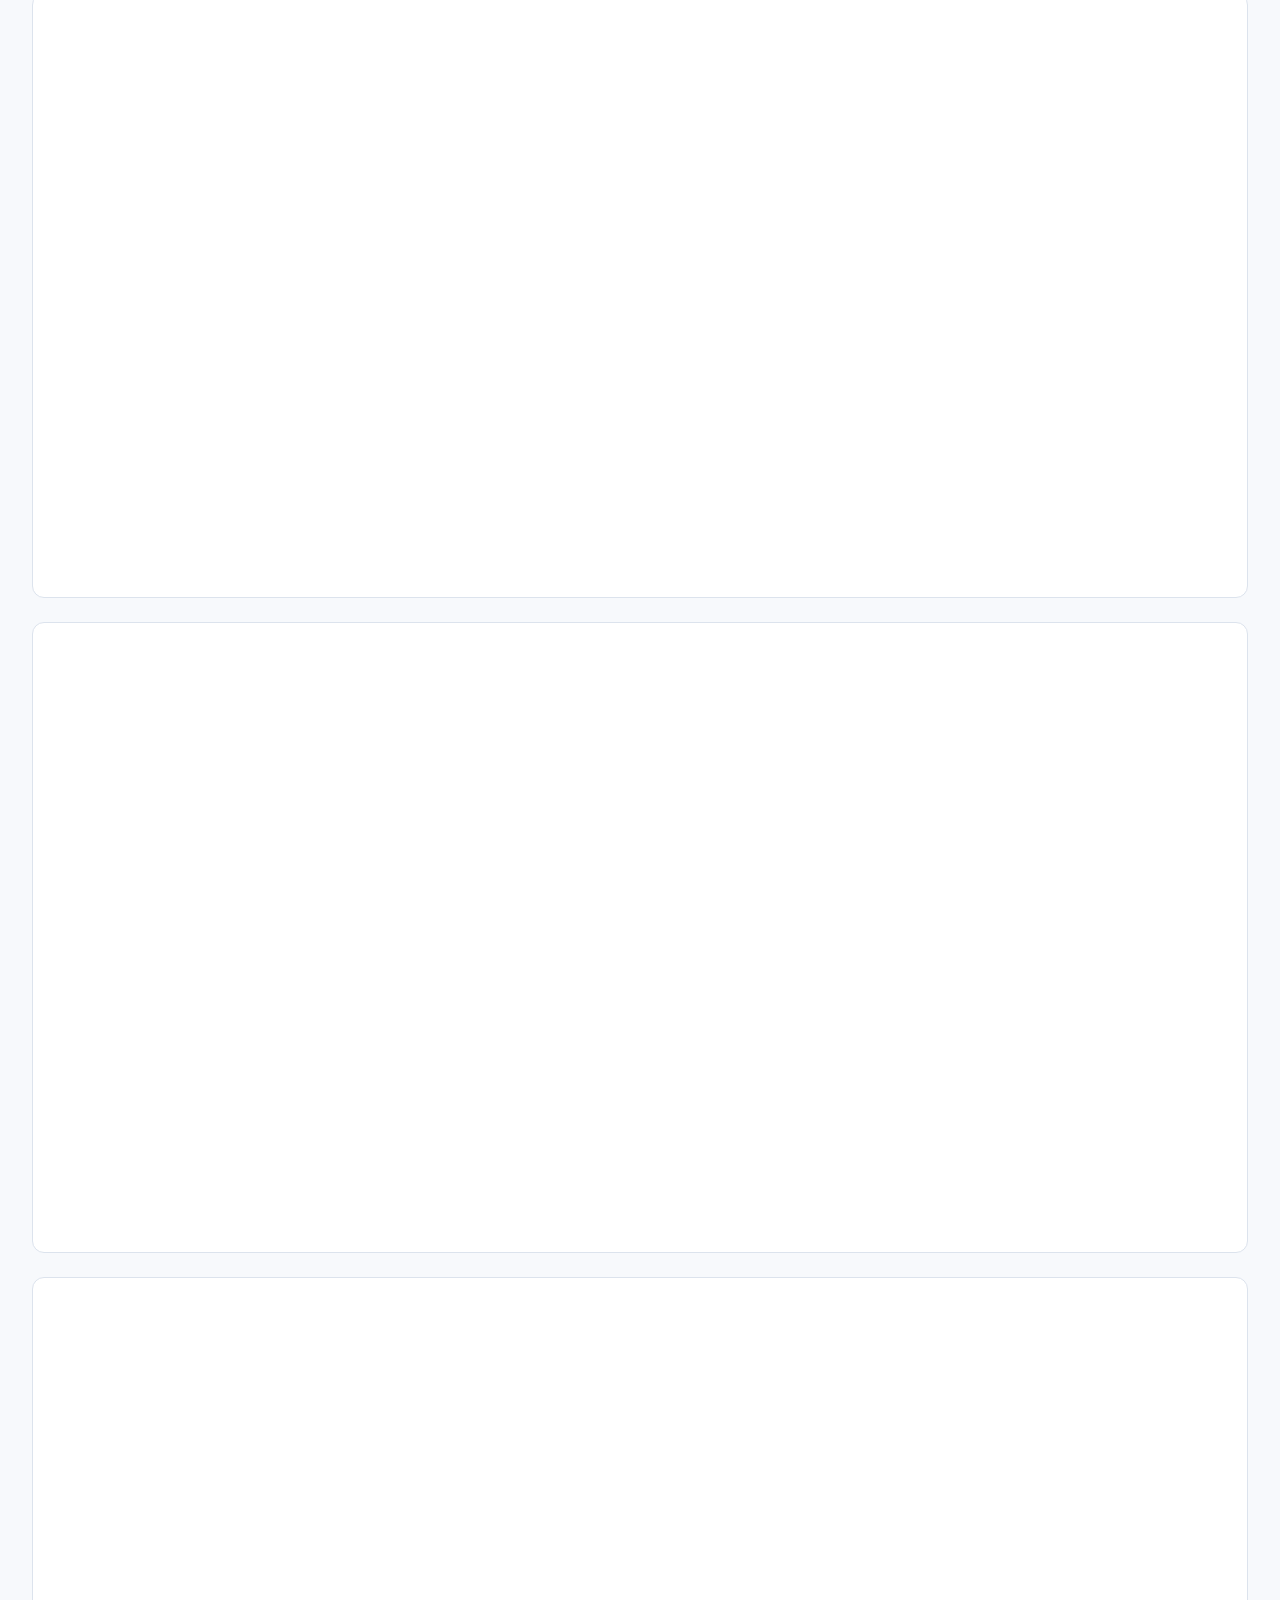
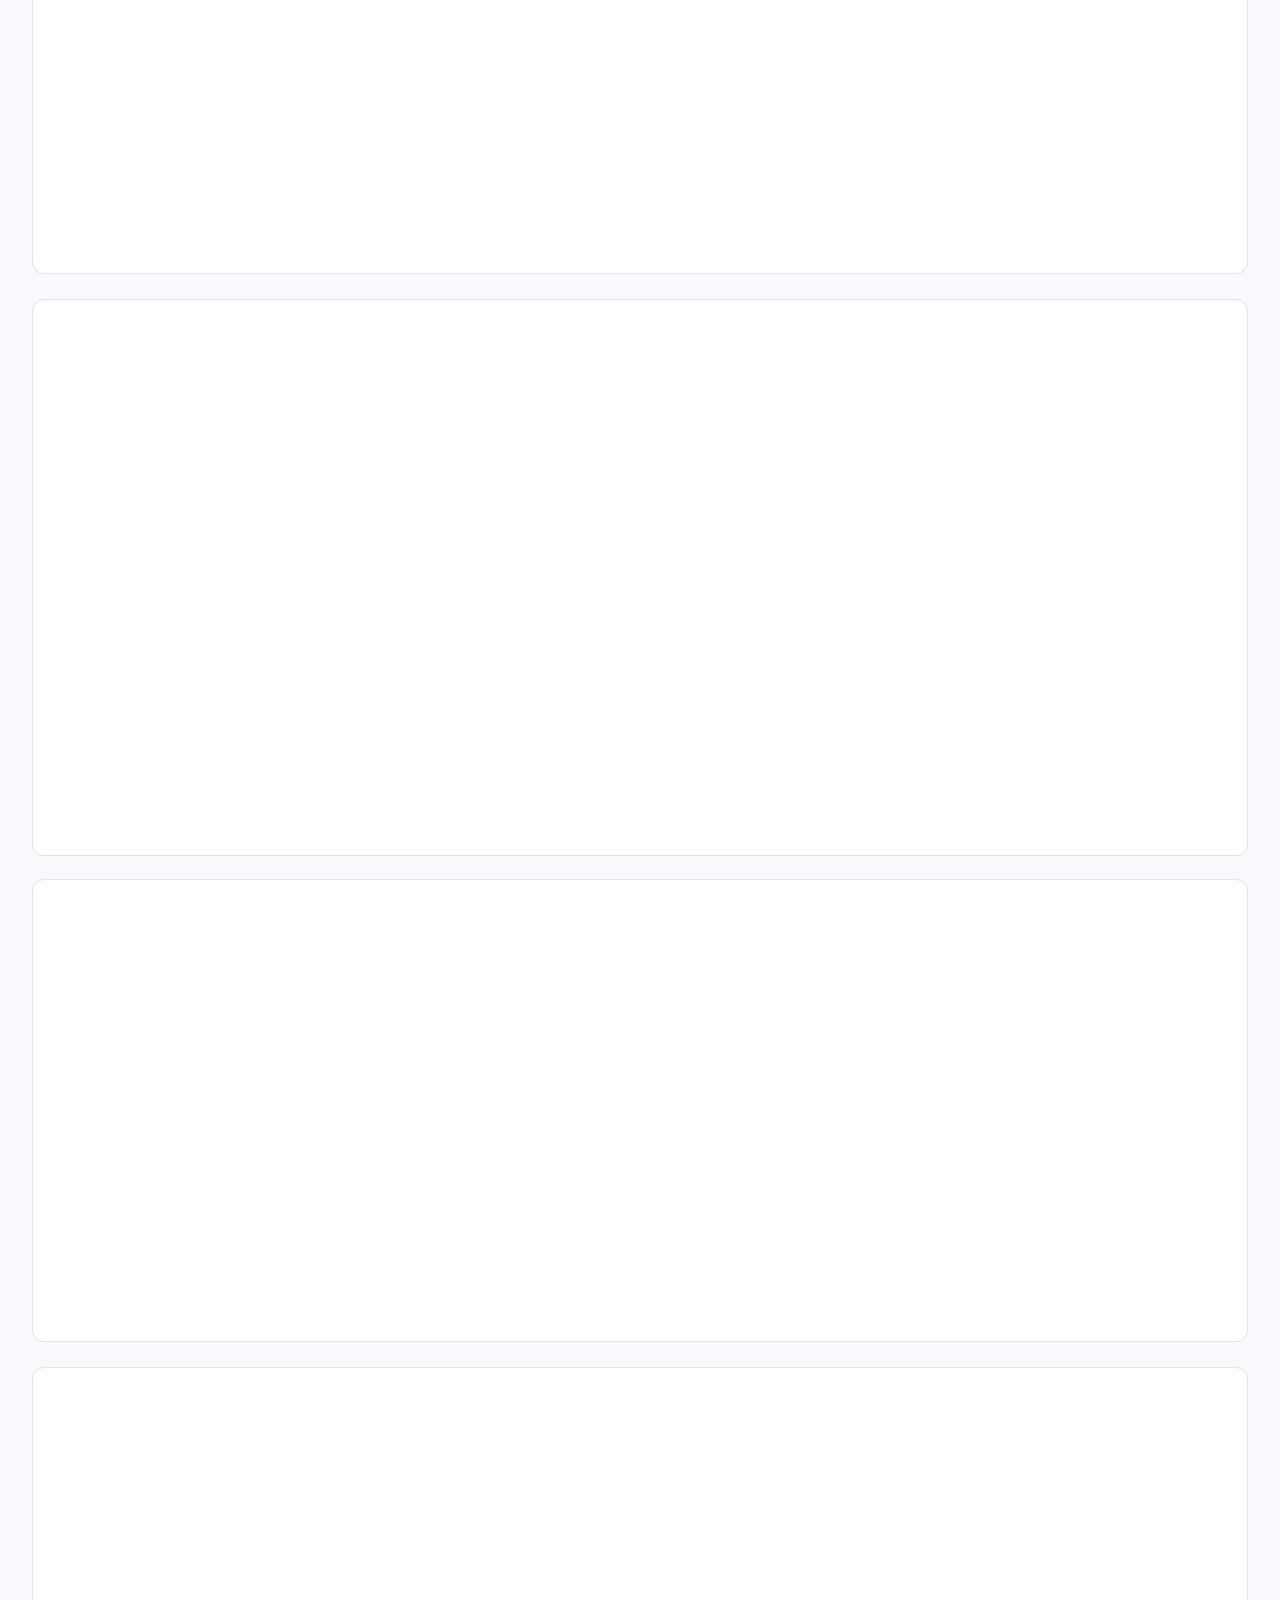
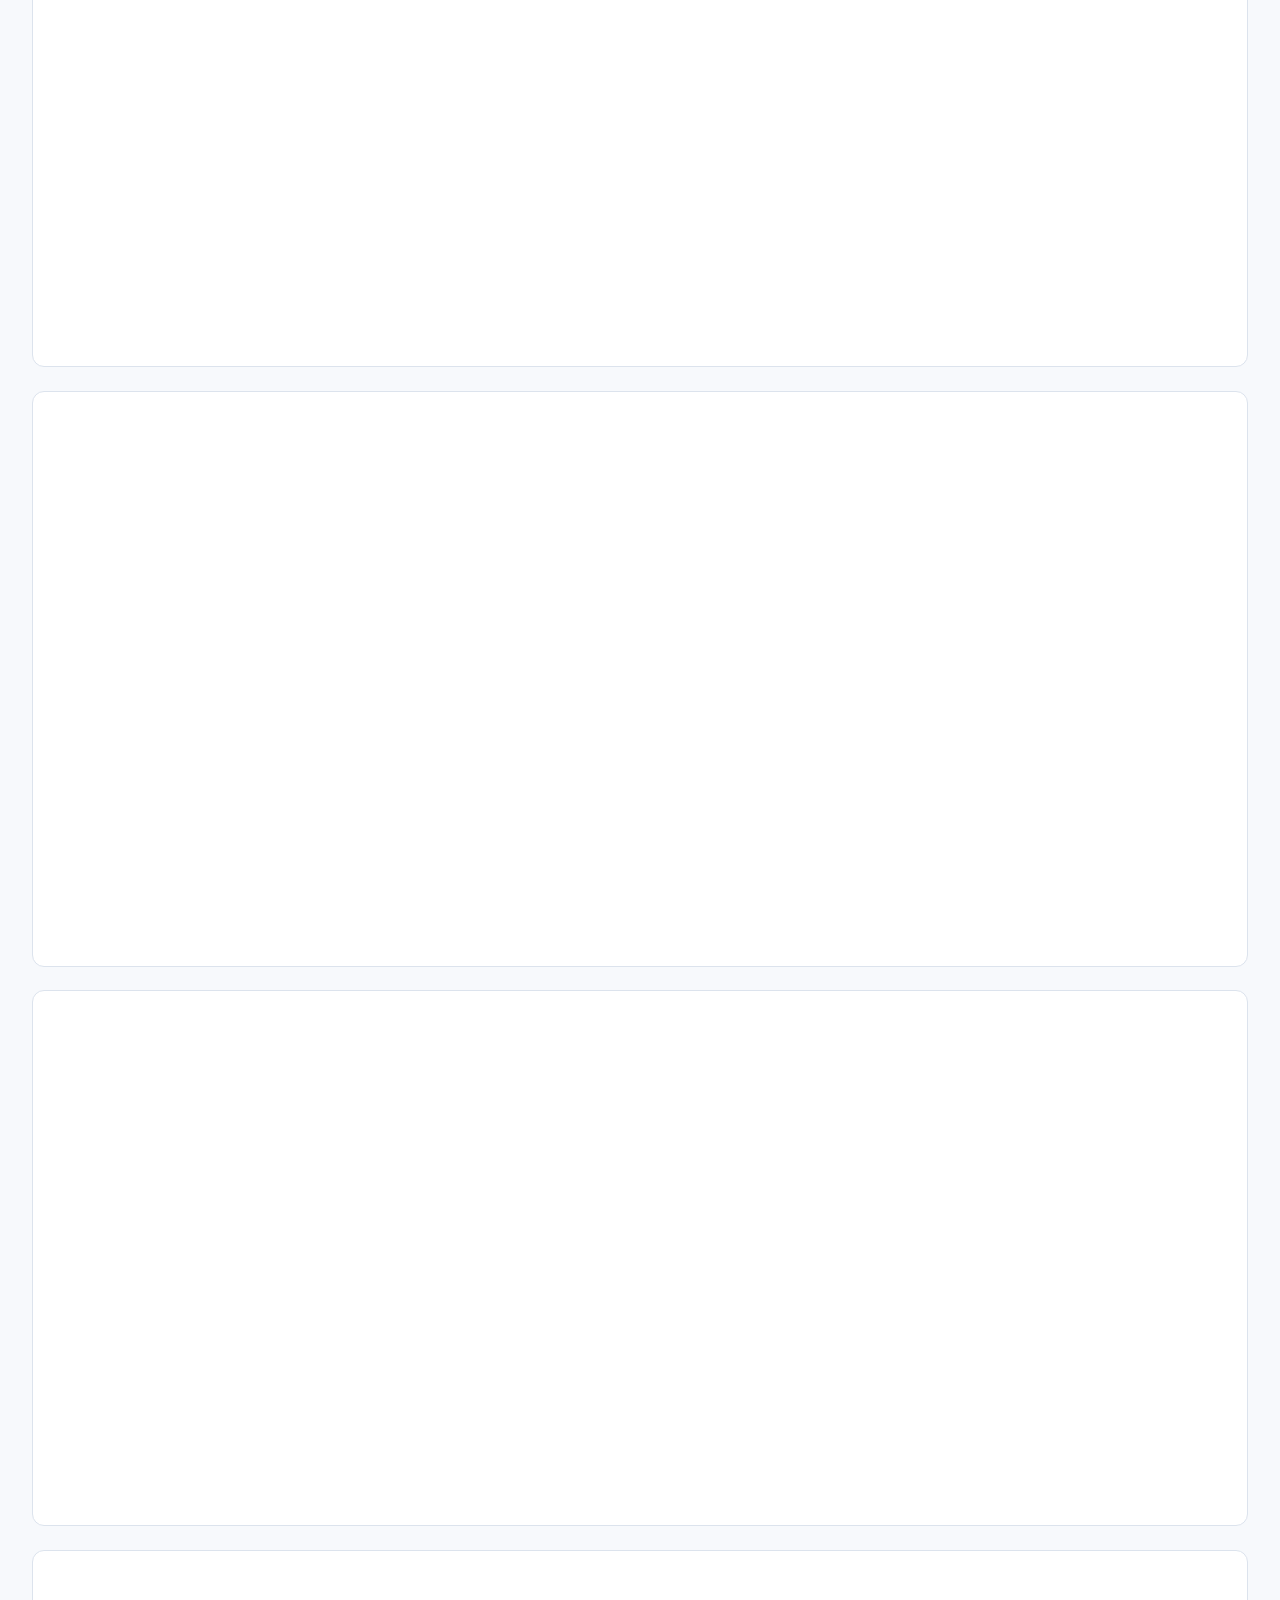
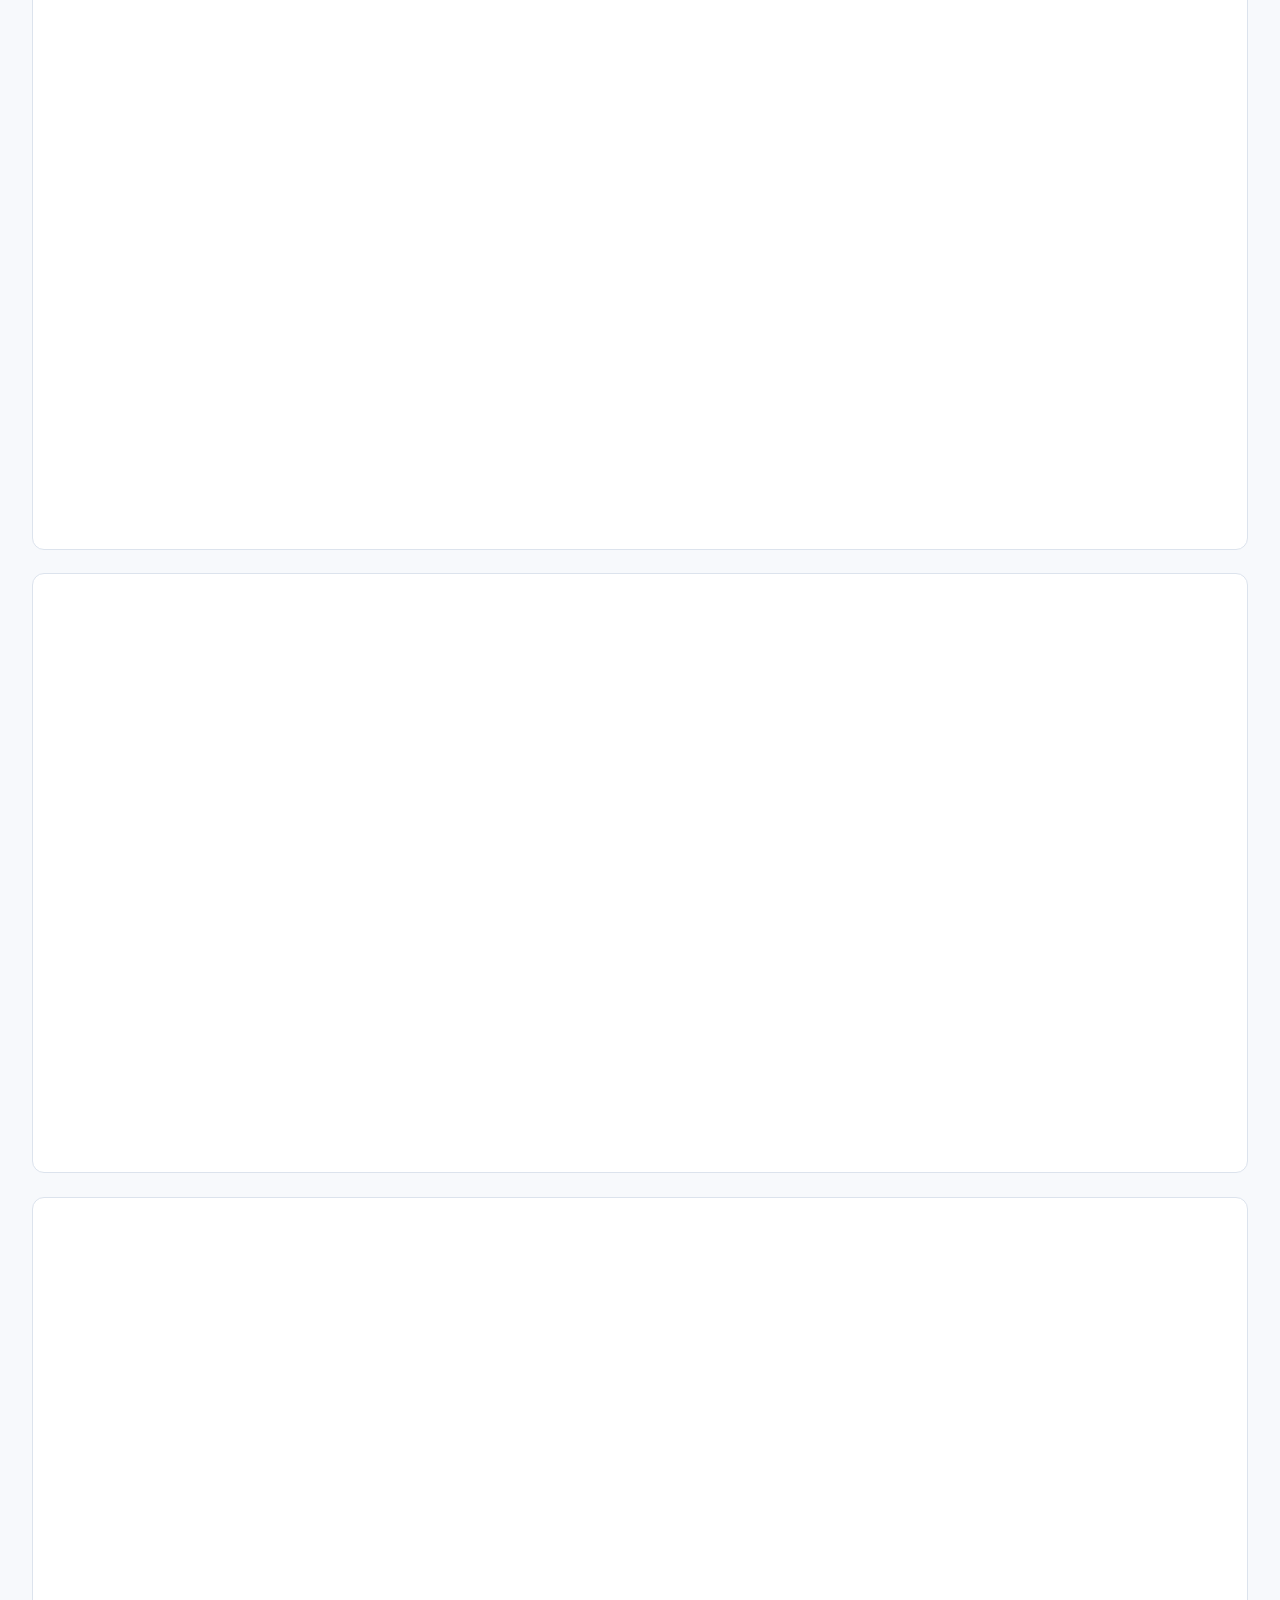
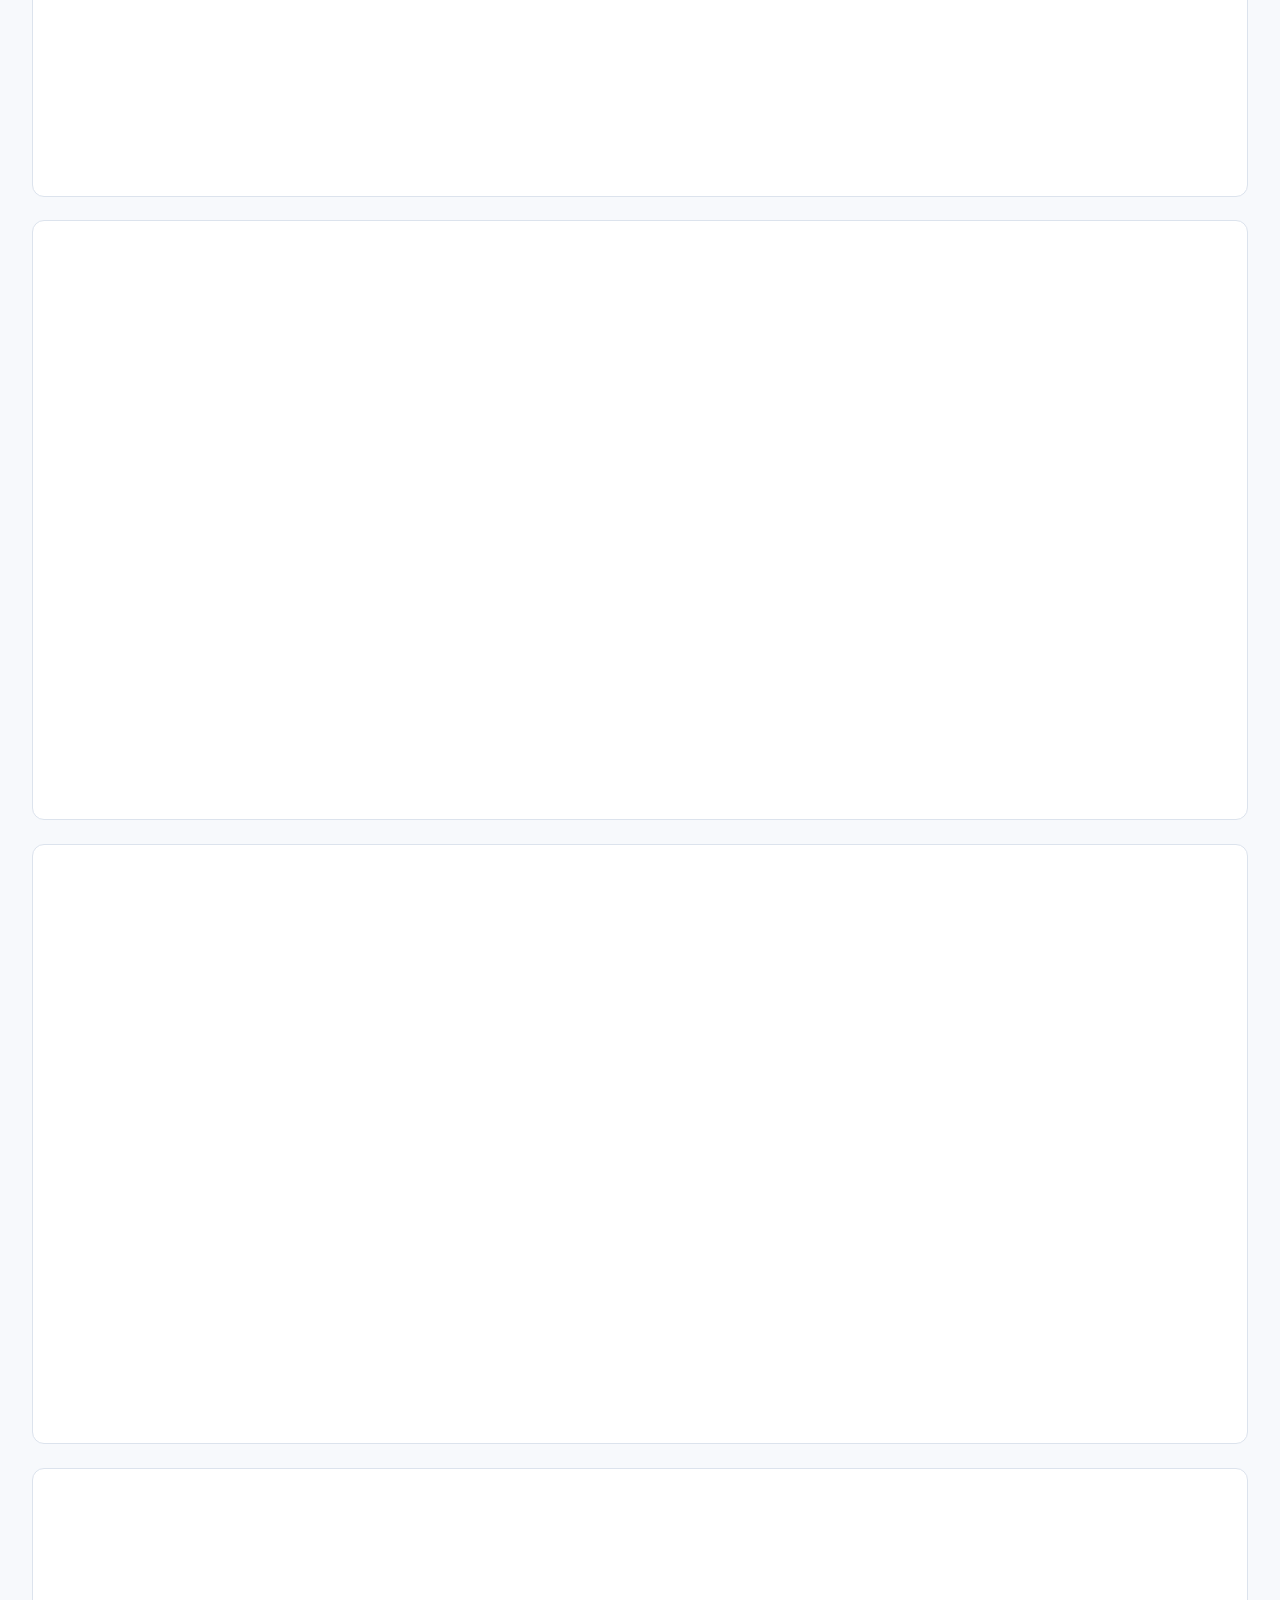
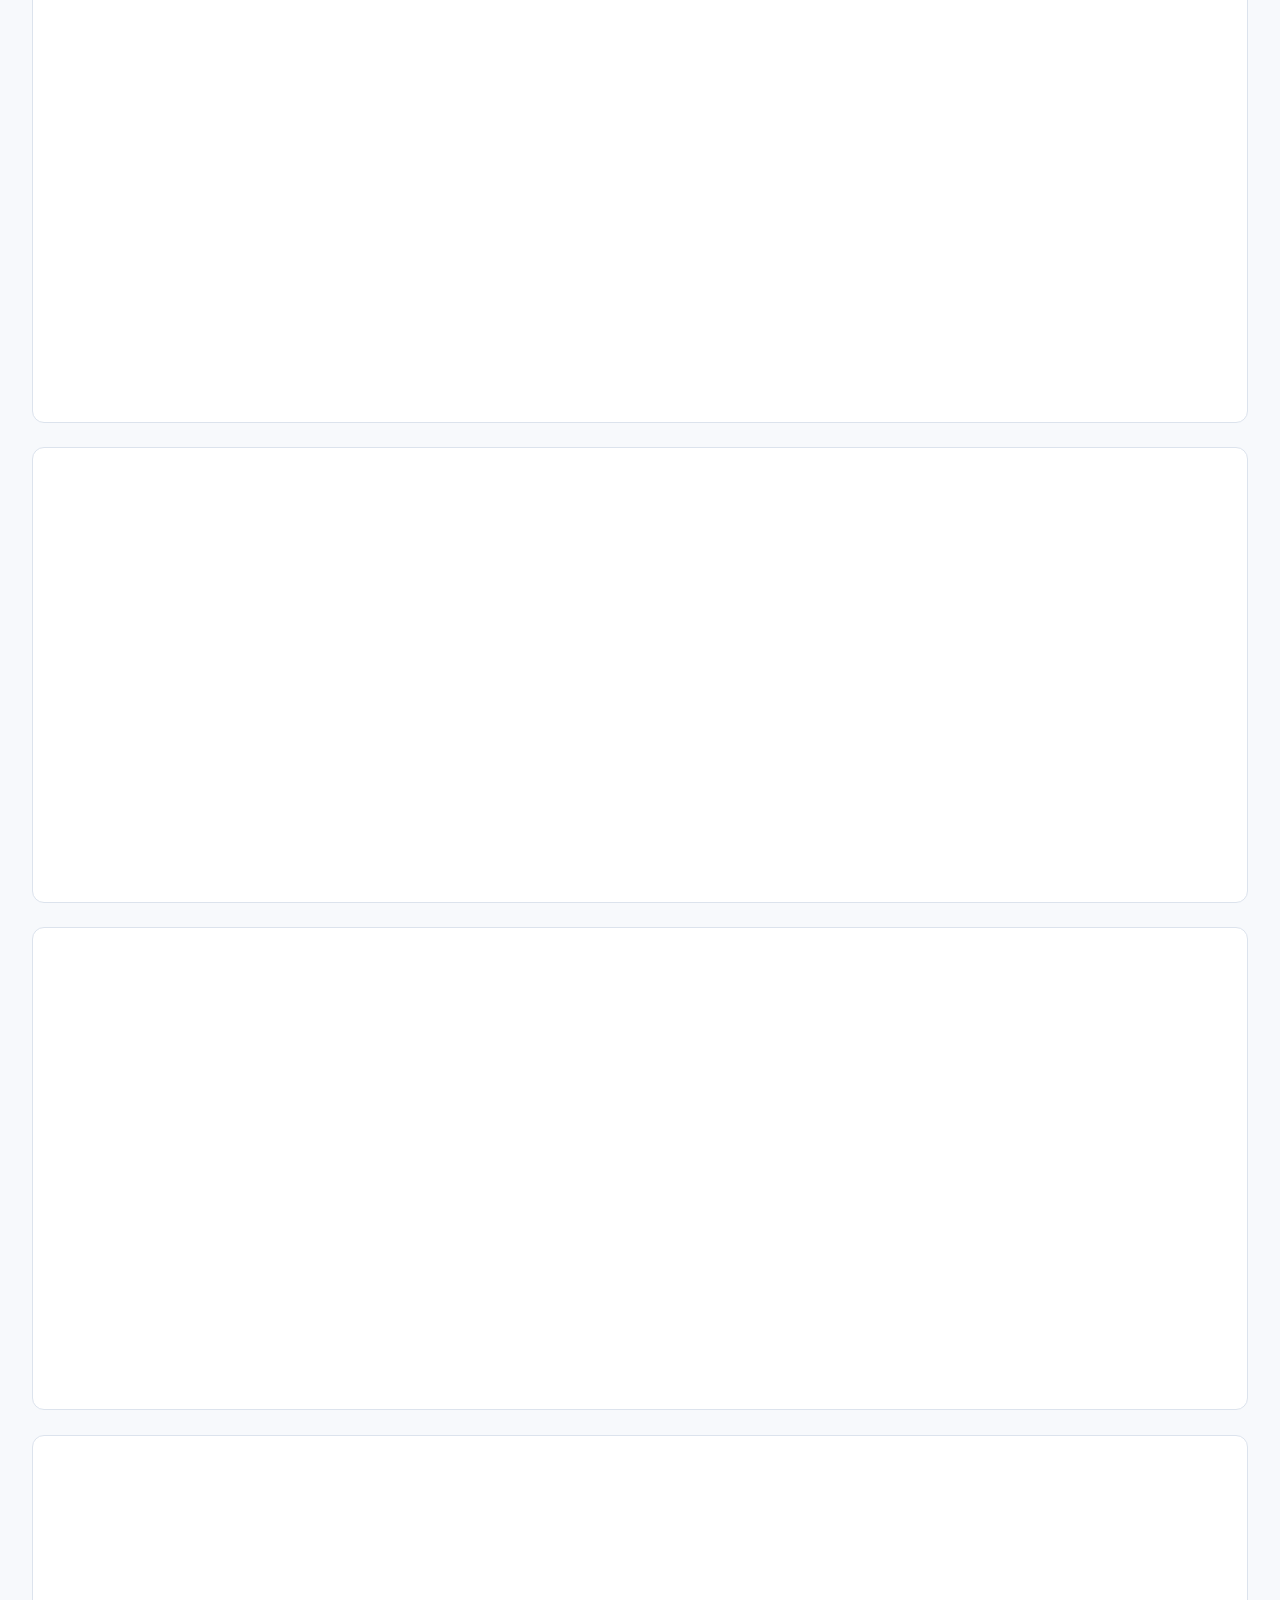
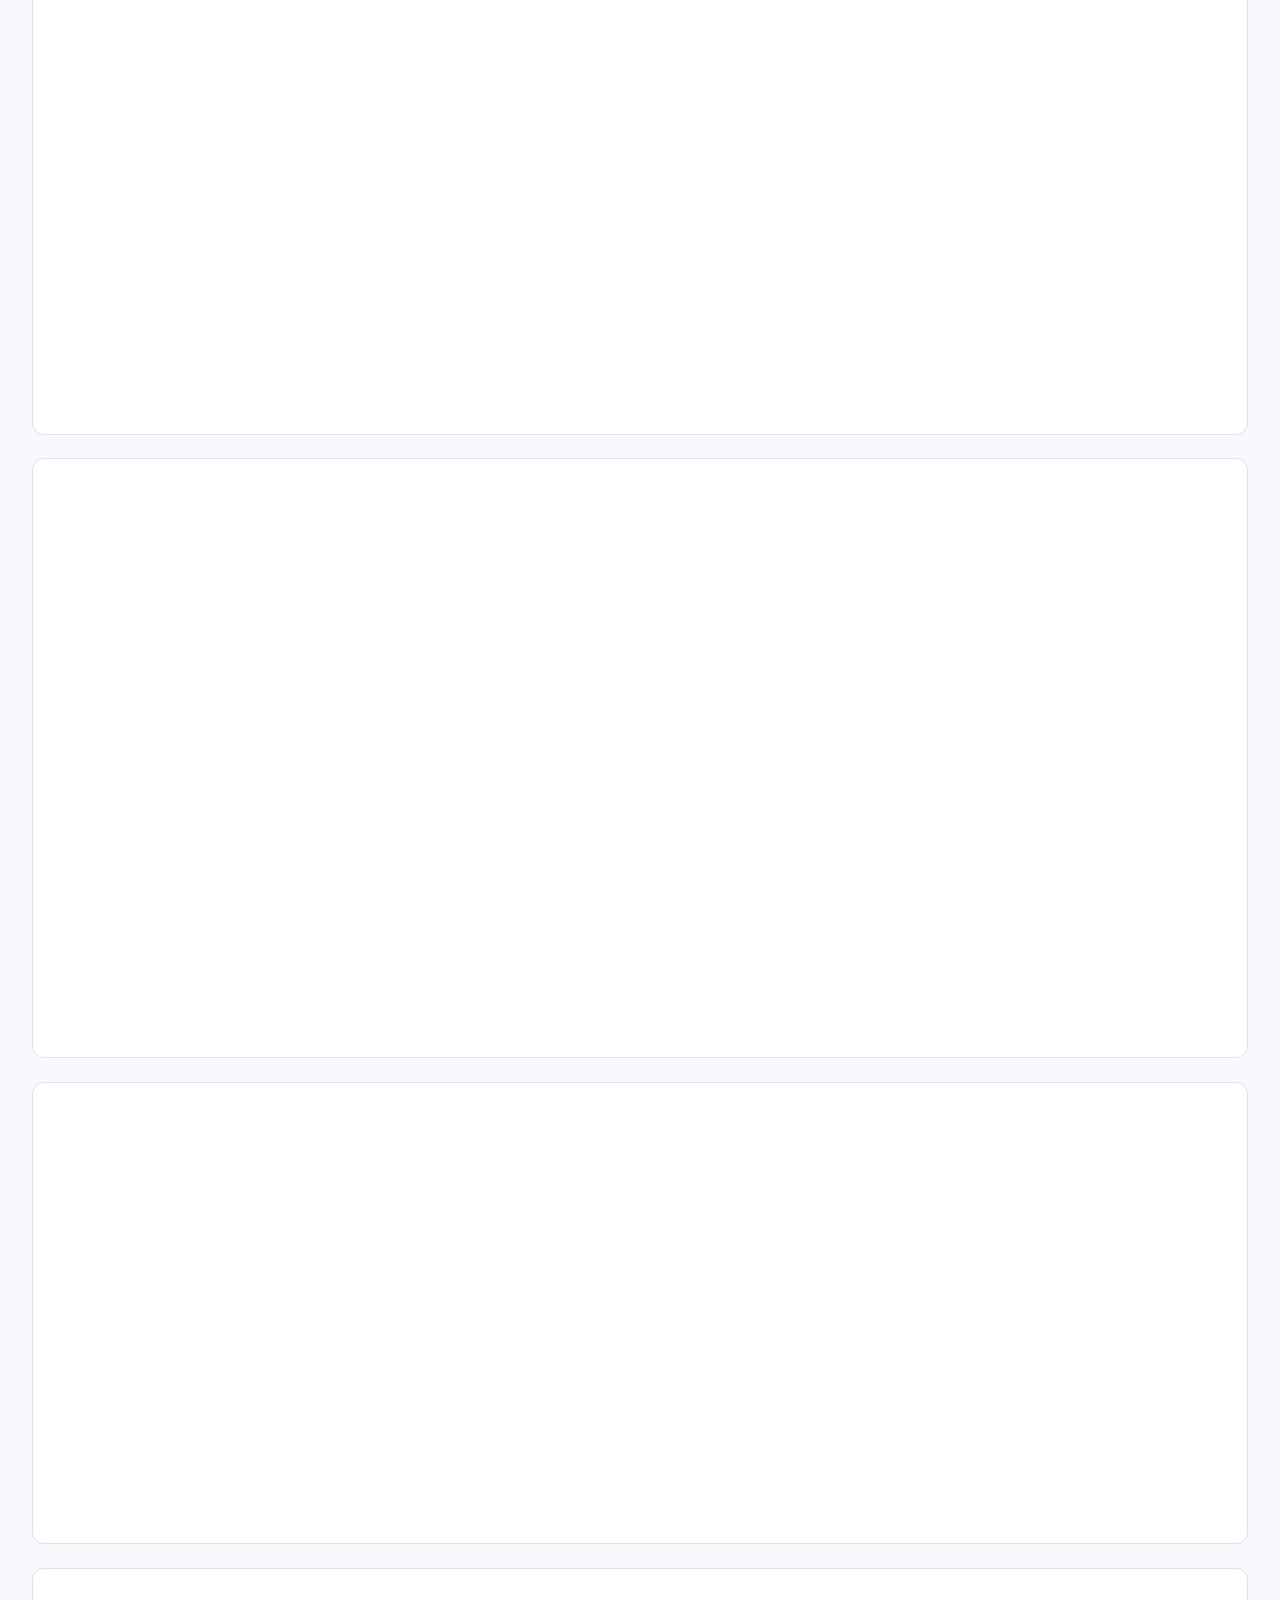
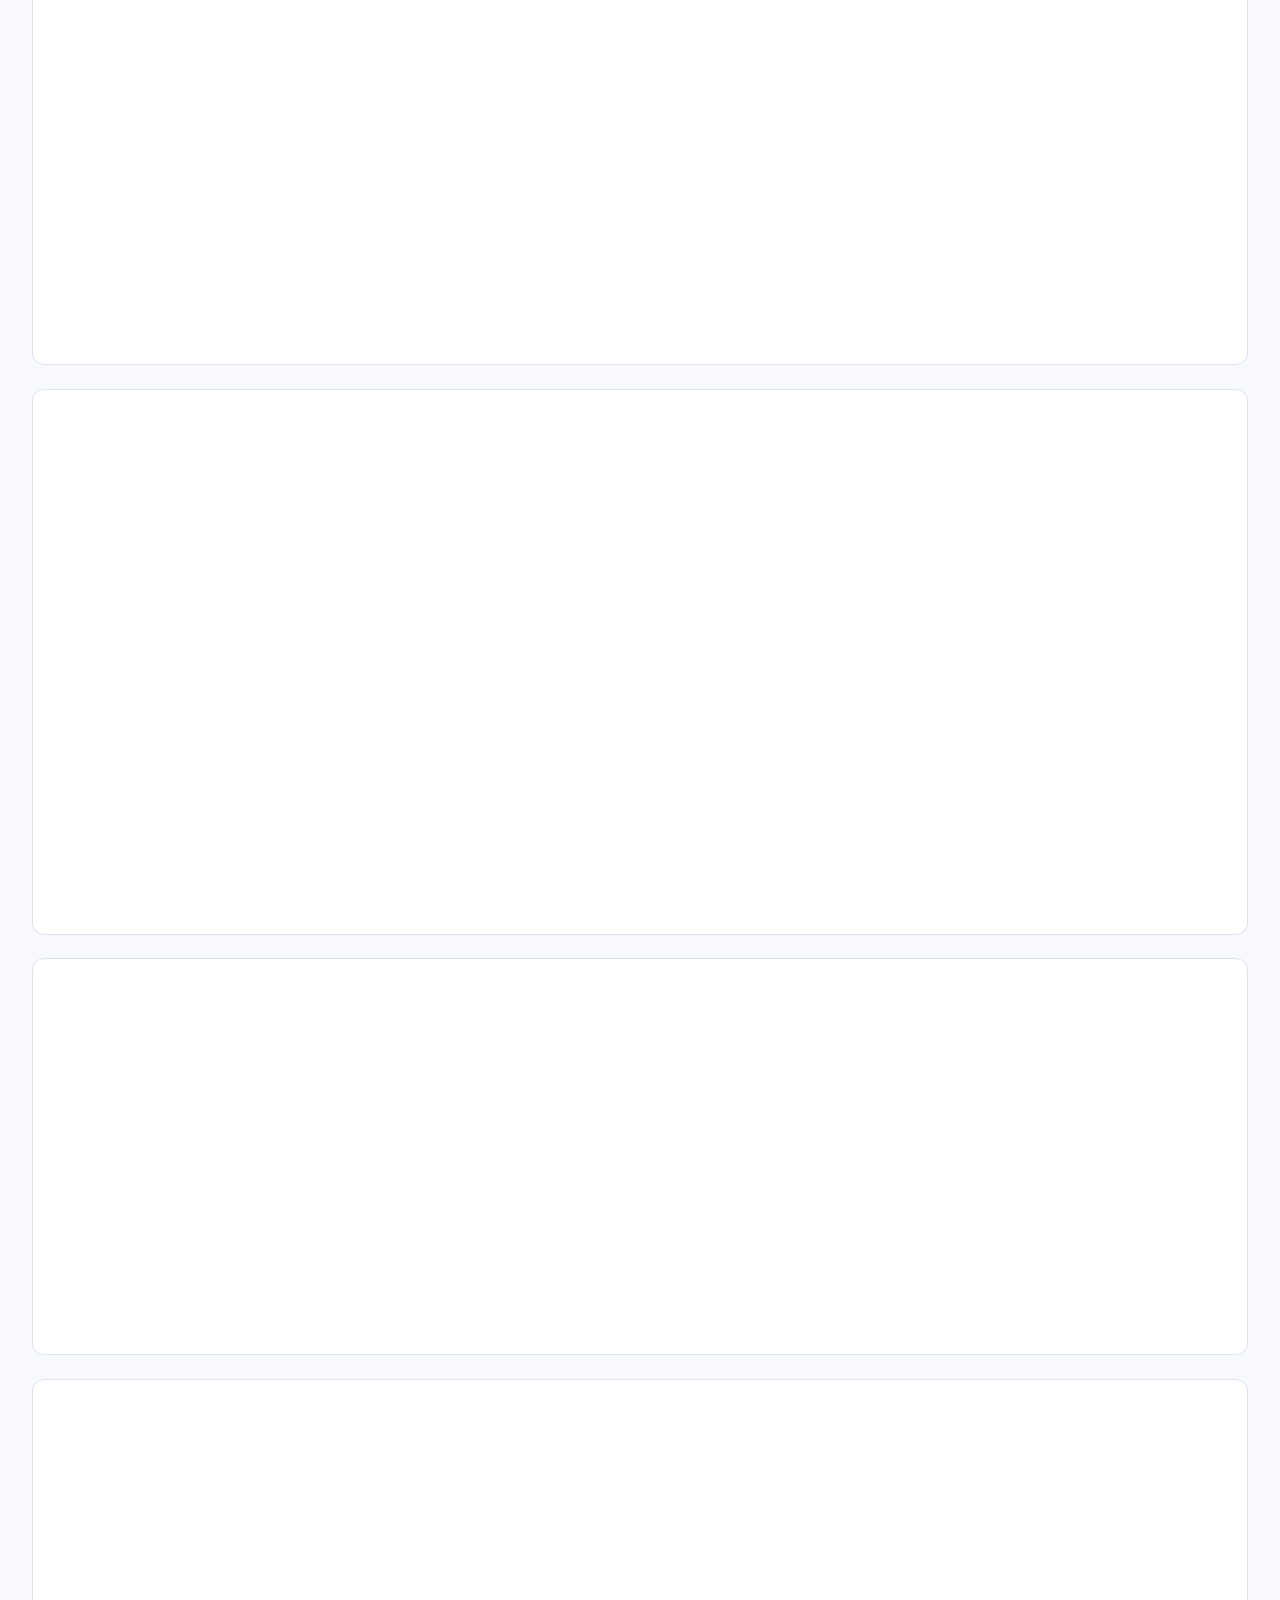
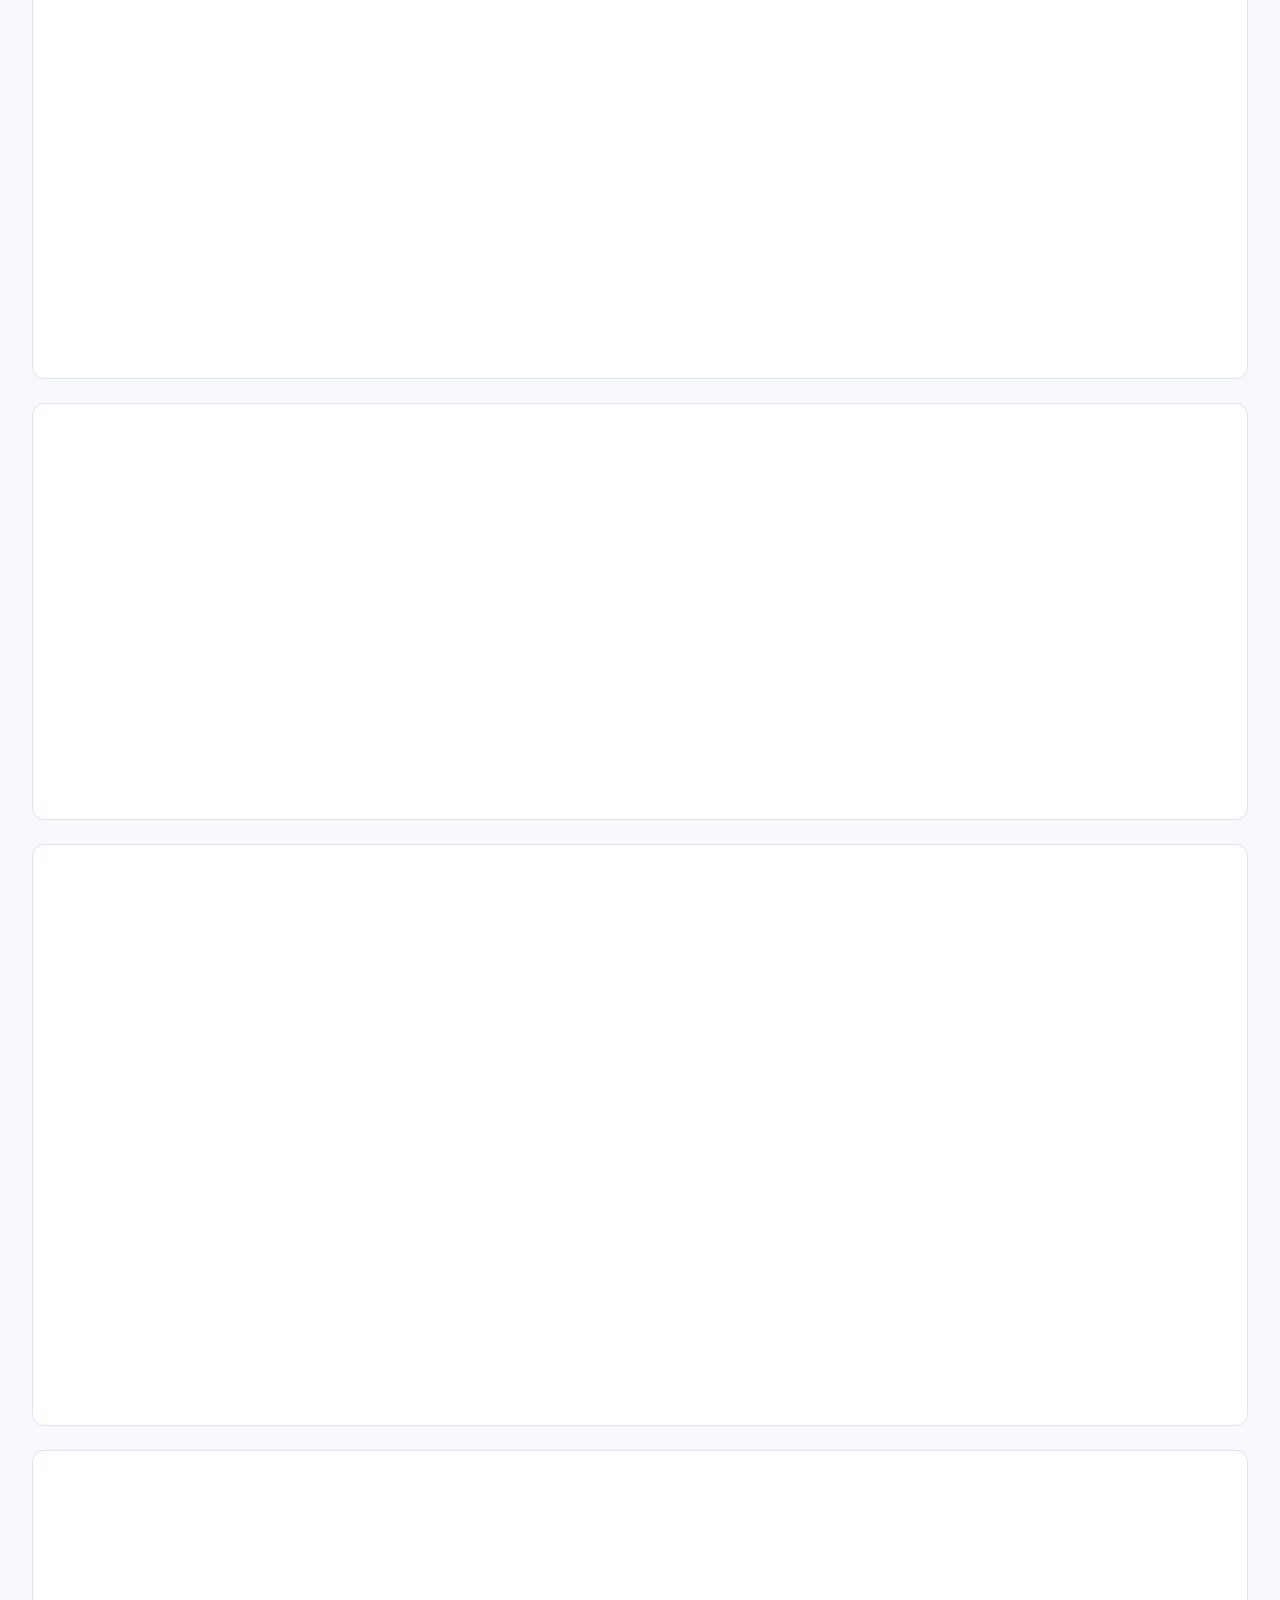
<file: mdvu/ru/diagrams/index.html>
<!doctype html>
<html lang="ru">
<head>
<!-- Google tag (gtag.js) -->
<script async src="https://www.googletagmanager.com/gtag/js?id=G-HHVQNXLXCP"></script>
<script>
  window.dataLayer = window.dataLayer || [];
  function gtag(){dataLayer.push(arguments);}
  gtag('js', new Date());

  gtag('config', 'G-HHVQNXLXCP');
</script>
<meta name="google-site-verification" content="8hoHZ7azFNVSv9x07AUhAS5xpXH3vrk-LlH07z-cgBc">
<meta charset="utf-8"><meta name="viewport" content="width=device-width, initial-scale=1">
<title>Диаграммы Markdown: Mermaid, PlantUML, C4 и другие — MDVu</title><meta name="description" content="73 примера диаграмм Markdown: исходный код и SVG для Mermaid, PlantUML, ZenUML, Graphviz DOT, C4 и ArchiMate. Галерея поддерживаемых форматов MDVu.">
<meta name="robots" content="index, follow, max-image-preview:large">
<meta name="theme-color" content="#f7f9fc"><meta name="color-scheme" content="light dark">
<link rel="canonical" href="https://stpork.github.io/mdvu/ru/diagrams/">
<meta property="og:type" content="website"><meta property="og:site_name" content="MDVu"><meta property="og:title" content="Диаграммы Markdown: Mermaid, PlantUML, C4 и другие — MDVu"><meta property="og:description" content="73 примера диаграмм Markdown: исходный код и SVG для Mermaid, PlantUML, ZenUML, Graphviz DOT, C4 и ArchiMate. Галерея поддерживаемых форматов MDVu."><meta property="og:url" content="https://stpork.github.io/mdvu/ru/diagrams/"><meta property="og:image" content="https://stpork.github.io/mdvu/assets/social.jpg"><meta property="og:image:width" content="1120"><meta property="og:image:height" content="630"><meta property="og:image:alt" content="MDVu — native Markdown viewer for Mac and Windows"><meta property="og:locale" content="ru_RU"><meta name="twitter:card" content="summary_large_image"><meta name="twitter:title" content="Диаграммы Markdown: Mermaid, PlantUML, C4 и другие — MDVu"><meta name="twitter:description" content="73 примера диаграмм Markdown: исходный код и SVG для Mermaid, PlantUML, ZenUML, Graphviz DOT, C4 и ArchiMate. Галерея поддерживаемых форматов MDVu."><meta name="twitter:image" content="https://stpork.github.io/mdvu/assets/social.jpg"><meta name="twitter:image:alt" content="MDVu — native Markdown and MD file viewer">
<link rel="icon" type="image/png" sizes="96x96" href="/mdvu/assets/favicon-96.png"><link rel="apple-touch-icon" href="/mdvu/assets/apple-touch-icon.png"><script src="/mdvu/assets/theme.js?v=55d25b530188"></script><link rel="stylesheet" href="/mdvu/assets/site.css?v=01b2d64cb5e1"><script src="/mdvu/assets/site.js?v=849b1008035b" defer></script>
<script type="application/ld+json">{"@context":"https://schema.org","@graph":[{"@type":"SoftwareApplication","@id":"https://stpork.github.io/mdvu/#app","name":"MDVu","url":"https://stpork.github.io/mdvu/","applicationCategory":"UtilitiesApplication","operatingSystem":["macOS 13+","Windows 10/11 x64"],"softwareVersion":"0.5.3","description":"Компактный просмотрщик Markdown и MD-файлов для Mac и Windows. Диаграммы Mermaid, PlantUML и формулы LaTeX работают офлайн. Бесплатно, открытый код.","image":"https://stpork.github.io/mdvu/assets/mdvu-mac.jpg","screenshot":["https://stpork.github.io/mdvu/assets/mdvu-mac.jpg","https://stpork.github.io/mdvu/assets/mdvu-win.jpg"],"downloadUrl":["https://github.com/stpork/mdvu/releases/latest/download/mdvu-macos.dmg","https://github.com/stpork/mdvu/releases/latest/download/mdvu-windows-x86_64.msi"],"sameAs":"https://github.com/stpork/mdvu","isAccessibleForFree":true,"releaseNotes":"https://github.com/stpork/mdvu/releases/latest","featureList":["Native macOS and Windows Markdown viewer","CommonMark, GFM and Obsidian Markdown extensions","Offline Mermaid, PlantUML, ZenUML, Graphviz DOT, C4 and ArchiMate diagrams","LaTeX math with KaTeX and MathML","Search, outline, folder navigation and zoom"],"license":"https://opensource.org/license/mit","offers":{"@type":"Offer","price":"0","priceCurrency":"USD"},"author":{"@type":"Person","name":"Finn de Bear","url":"https://github.com/stpork"}},{"@type":"WebSite","@id":"https://stpork.github.io/mdvu/#website","name":"MDVu","alternateName":"MDVu Markdown Viewer","url":"https://stpork.github.io/mdvu/","inLanguage":["en","ru"]},{"@type":"WebPage","@id":"https://stpork.github.io/mdvu/ru/diagrams/#webpage","url":"https://stpork.github.io/mdvu/ru/diagrams/","name":"Диаграммы Markdown: Mermaid, PlantUML, C4 и другие — MDVu","description":"73 примера диаграмм Markdown: исходный код и SVG для Mermaid, PlantUML, ZenUML, Graphviz DOT, C4 и ArchiMate. Галерея поддерживаемых форматов MDVu.","inLanguage":"ru","isPartOf":{"@id":"https://stpork.github.io/mdvu/#website"},"about":{"@id":"https://stpork.github.io/mdvu/#app"},"breadcrumb":{"@id":"https://stpork.github.io/mdvu/ru/diagrams/#breadcrumb"}},{"@type":"BreadcrumbList","@id":"https://stpork.github.io/mdvu/ru/diagrams/#breadcrumb","itemListElement":[{"@type":"ListItem","position":1,"name":"MDVu","item":"https://stpork.github.io/mdvu/ru/"},{"@type":"ListItem","position":2,"name":"Диаграммы","item":"https://stpork.github.io/mdvu/ru/diagrams/"}]}]}</script>
</head>
<body>
<a class="skip" href="#main">Перейти к содержимому</a>
<header class="header"><div class="container nav-wrap"><a class="brand" href="/mdvu/ru/" aria-label="MDVu — главная"><img src="/mdvu/assets/icon.webp" width="36" height="36" alt=""><span>MDVu<span class="brand-dot">.</span></span></a><nav aria-label="Основная навигация"><a href="/mdvu/ru/#why">Обзор</a><a href="/mdvu/ru/#features">Возможности</a><a href="/mdvu/ru/diagrams/">Диаграммы</a></nav><div class="nav-actions"><a class="language" href="/mdvu/diagrams/" lang="en" hreflang="en">EN</a><button class="theme-toggle" type="button" data-theme-toggle aria-label="Сменить тему" title="Сменить тему"><svg class="sun-icon" width="19" height="19" viewBox="0 0 24 24" aria-hidden="true"><circle cx="12" cy="12" r="4"/><path d="M12 2v2m0 16v2M2 12h2m16 0h2M5 5l1.5 1.5m11 11L19 19M5 19l1.5-1.5m11-11L19 5"/></svg><svg class="moon-icon" width="19" height="19" viewBox="0 0 24 24" aria-hidden="true"><path d="M20.5 14A9 9 0 0 1 10 3a9 9 0 1 0 10.5 11Z"/></svg></button><a class="button button-small" href="/mdvu/ru/#download">Скачать <span aria-hidden="true">↗</span></a></div></div></header>
<main id="main"><section class="section gallery-page"><div class="page-heading"><h1 class="page-title">Диаграммы</h1><p>73 примера. Слева исходный код, справа SVG, отрисованный в MDVu.</p></div><div class="diagram-gallery"><article class="diagram-card" id="D001"><header><span>Mermaid · D001</span><h2>Блок-схема</h2></header><div class="diagram-example"><pre tabindex="0" aria-label="Исходный код"><code>```mermaid
flowchart LR
    Author[&quot;Author / Reviewer&quot;] --&gt; Repo[&quot;Content Repository&quot;]
    Repo --&gt; CI[&quot;Validation &amp; Build&quot;]
    CI --&gt; Publish[&quot;Publication Service&quot;]
    Publish --&gt; Search[(&quot;Search Index&quot;)]
    Publish --&gt; CDN[&quot;Artifact / CDN&quot;]
    Reader[&quot;Reader&quot;] --&gt; Web[&quot;Web / Desktop Viewer&quot;]
    Web --&gt; Search
    Web --&gt; CDN
    Admin[&quot;Platform Operator&quot;] --&gt; Observe[&quot;Observability&quot;]
    CI --&gt; Observe
    Publish --&gt; Observe
    Web --&gt; Observe
```</code></pre><figure><a class="diagram-preview" href="/mdvu/assets/diagrams/D001.svg" data-preview aria-haspopup="dialog" aria-label="Увеличить: Блок-схема"><img src="/mdvu/assets/diagrams/D001.svg" width="1016" height="337" loading="lazy" alt="Блок-схема"><span class="preview-zoom" aria-hidden="true"><svg width="18" height="18" viewBox="0 0 24 24" fill="none" stroke="currentColor" stroke-width="1.8" stroke-linecap="round" stroke-linejoin="round" aria-hidden="true"><path d="M8 3H3v5m13-5h5v5M3 16v5h5m13-5v5h-5M3 3l6 6m12-6-6 6M3 21l6-6m12 6-6-6"/></svg></span></a></figure></div></article><article class="diagram-card" id="D002"><header><span>Mermaid · D002</span><h2>C4 · Контекст</h2></header><div class="diagram-example"><pre tabindex="0" aria-label="Исходный код"><code>```mermaid
C4Context
    title GKDP System Context
    Person(author, &quot;Author&quot;, &quot;Creates and reviews technical content&quot;)
    Person(reader, &quot;Reader&quot;, &quot;Browses and searches published knowledge&quot;)
    Person(operator, &quot;Operator&quot;, &quot;Runs and monitors the platform&quot;)
    System(gkdp, &quot;GKDP&quot;, &quot;Publishes and serves versioned technical knowledge&quot;)
    System_Ext(idp, &quot;Identity Provider&quot;, &quot;Authentication and group membership&quot;)
    System_Ext(git, &quot;Git Hosting&quot;, &quot;Source repository and pull requests&quot;)
    System_Ext(obs, &quot;Observability Platform&quot;, &quot;Metrics, logs and traces&quot;)
    Rel(author, git, &quot;Commits and reviews&quot;, &quot;Git/HTTPS&quot;)
    Rel(git, gkdp, &quot;Triggers publication&quot;, &quot;Webhook/API&quot;)
    Rel(reader, gkdp, &quot;Reads and searches&quot;, &quot;HTTPS&quot;)
    Rel(gkdp, idp, &quot;Authenticates users&quot;, &quot;OIDC&quot;)
    Rel(operator, obs, &quot;Investigates health&quot;)
    Rel(gkdp, obs, &quot;Exports telemetry&quot;)
```</code></pre><figure><a class="diagram-preview" href="/mdvu/assets/diagrams/D002.svg" data-preview aria-haspopup="dialog" aria-label="Увеличить: C4 · Контекст"><img src="/mdvu/assets/diagrams/D002.svg" width="1464" height="723" loading="lazy" alt="C4 · Контекст"><span class="preview-zoom" aria-hidden="true"><svg width="18" height="18" viewBox="0 0 24 24" fill="none" stroke="currentColor" stroke-width="1.8" stroke-linecap="round" stroke-linejoin="round" aria-hidden="true"><path d="M8 3H3v5m13-5h5v5M3 16v5h5m13-5v5h-5M3 3l6 6m12-6-6 6M3 21l6-6m12 6-6-6"/></svg></span></a></figure></div></article><article class="diagram-card" id="D003"><header><span>Mermaid · D003</span><h2>Требования</h2></header><div class="diagram-example"><pre tabindex="0" aria-label="Исходный код"><code>```mermaid
requirementDiagram
    direction LR
    functionalRequirement rendering {
      id: &quot;FR-01&quot;
      text: &quot;Render Markdown and Mermaid content&quot;
      risk: high
      verifymethod: test
    }
    functionalRequirement unicode {
      id: &quot;FR-03&quot;
      text: &quot;Preserve multilingual UTF-8 content&quot;
      risk: high
      verifymethod: test
    }
    performanceRequirement navigation {
      id: &quot;NFR-01&quot;
      text: &quot;Keep navigation responsive on large normal documents&quot;
      risk: medium
      verifymethod: demonstration
    }
    element viewer {
      type: application
      docref: &quot;mdvu-light-validation.md&quot;
    }
    viewer - satisfies -&gt; rendering
    viewer - satisfies -&gt; unicode
    viewer - satisfies -&gt; navigation
```</code></pre><figure><a class="diagram-preview" href="/mdvu/assets/diagrams/D003.svg" data-preview aria-haspopup="dialog" aria-label="Увеличить: Требования"><img src="/mdvu/assets/diagrams/D003.svg" width="910" height="648" loading="lazy" alt="Требования"><span class="preview-zoom" aria-hidden="true"><svg width="18" height="18" viewBox="0 0 24 24" fill="none" stroke="currentColor" stroke-width="1.8" stroke-linecap="round" stroke-linejoin="round" aria-hidden="true"><path d="M8 3H3v5m13-5h5v5M3 16v5h5m13-5v5h-5M3 3l6 6m12-6-6 6M3 21l6-6m12 6-6-6"/></svg></span></a></figure></div></article><article class="diagram-card" id="D004"><header><span>Mermaid · D004</span><h2>Квадрантная диаграмма</h2></header><div class="diagram-example"><pre tabindex="0" aria-label="Исходный код"><code>```mermaid
quadrantChart
    title Delivery choices: value versus operational cost
    x-axis Lower user value --&gt; Higher user value
    y-axis Lower operating cost --&gt; Higher operating cost
    quadrant-1 Strategic capabilities
    quadrant-2 Expensive specialists
    quadrant-3 Defer or simplify
    quadrant-4 Efficient foundations
    Search indexing: [0.88, 0.55]
    Offline cache: [0.72, 0.45]
    Rich custom themes: [0.45, 0.60]
    Content validation: [0.84, 0.30]
```</code></pre><figure><a class="diagram-preview" href="/mdvu/assets/diagrams/D004.svg" data-preview aria-haspopup="dialog" aria-label="Увеличить: Квадрантная диаграмма"><img src="/mdvu/assets/diagrams/D004.svg" width="500" height="500" loading="lazy" alt="Квадрантная диаграмма"><span class="preview-zoom" aria-hidden="true"><svg width="18" height="18" viewBox="0 0 24 24" fill="none" stroke="currentColor" stroke-width="1.8" stroke-linecap="round" stroke-linejoin="round" aria-hidden="true"><path d="M8 3H3v5m13-5h5v5M3 16v5h5m13-5v5h-5M3 3l6 6m12-6-6 6M3 21l6-6m12 6-6-6"/></svg></span></a></figure></div></article><article class="diagram-card" id="D005"><header><span>Mermaid · D005</span><h2>C4 · Контейнеры</h2></header><div class="diagram-example"><pre tabindex="0" aria-label="Исходный код"><code>```mermaid
C4Container
    title GKDP Container View
    Person(author, &quot;Author&quot;)
    Person(reader, &quot;Reader&quot;)
    System_Boundary(gkdp, &quot;GKDP&quot;) {
      Container(pipeline, &quot;Publication Pipeline&quot;, &quot;CI&quot;, &quot;Validates and packages content&quot;)
      Container(api, &quot;Knowledge API&quot;, &quot;HTTP service&quot;, &quot;Serves metadata, documents and search&quot;)
      Container(indexer, &quot;Indexer&quot;, &quot;Worker&quot;, &quot;Builds search documents&quot;)
      ContainerDb(store, &quot;Artifact Store&quot;, &quot;Object storage&quot;, &quot;Versioned Markdown and assets&quot;)
      ContainerDb(search, &quot;Search Index&quot;, &quot;Search engine&quot;, &quot;Full-text index&quot;)
      Container(viewer, &quot;Viewer&quot;, &quot;Desktop/Web&quot;, &quot;Renders Markdown and Mermaid&quot;)
    }
    Rel(author, pipeline, &quot;Publishes via repository&quot;)
    Rel(pipeline, store, &quot;Writes immutable artifacts&quot;)
    Rel(pipeline, indexer, &quot;Queues indexing&quot;)
    Rel(indexer, search, &quot;Updates index&quot;)
    Rel(reader, viewer, &quot;Reads&quot;)
    Rel(viewer, api, &quot;Queries&quot;)
    Rel(api, store, &quot;Reads documents&quot;)
    Rel(api, search, &quot;Searches&quot;)
```</code></pre><figure><a class="diagram-preview" href="/mdvu/assets/diagrams/D005.svg" data-preview aria-haspopup="dialog" aria-label="Увеличить: C4 · Контейнеры"><img src="/mdvu/assets/diagrams/D005.svg" width="1564" height="1095" loading="lazy" alt="C4 · Контейнеры"><span class="preview-zoom" aria-hidden="true"><svg width="18" height="18" viewBox="0 0 24 24" fill="none" stroke="currentColor" stroke-width="1.8" stroke-linecap="round" stroke-linejoin="round" aria-hidden="true"><path d="M8 3H3v5m13-5h5v5M3 16v5h5m13-5v5h-5M3 3l6 6m12-6-6 6M3 21l6-6m12 6-6-6"/></svg></span></a></figure></div></article><article class="diagram-card" id="D006"><header><span>Mermaid · D006</span><h2>C4 · Компоненты</h2></header><div class="diagram-example"><pre tabindex="0" aria-label="Исходный код"><code>```mermaid
C4Component
    title Viewer Components
    Container(viewer, &quot;Viewer&quot;, &quot;Desktop/Web&quot;, &quot;Displays knowledge&quot;)
    ContainerDb(cache, &quot;Local Cache&quot;, &quot;SQLite/files&quot;, &quot;Stores metadata and rendered fragments&quot;)
    Container_Boundary(core, &quot;Rendering Core&quot;) {
      Component(loader, &quot;Document Loader&quot;, &quot;I/O&quot;, &quot;Loads UTF-8 content&quot;)
      Component(parser, &quot;Markdown Parser&quot;, &quot;Parser&quot;, &quot;Creates block structure&quot;)
      Component(mermaid, &quot;Mermaid Adapter&quot;, &quot;JavaScript&quot;, &quot;Creates diagram SVG&quot;)
      Component(nav, &quot;Navigation Index&quot;, &quot;In-memory&quot;, &quot;Headings and anchors&quot;)
      Component(search, &quot;Local Search&quot;, &quot;Index&quot;, &quot;Searches cached content&quot;)
    }
    Rel(viewer, loader, &quot;Open document&quot;)
    Rel(loader, parser, &quot;Parse text&quot;)
    Rel(parser, mermaid, &quot;Render diagram blocks&quot;)
    Rel(parser, nav, &quot;Build heading map&quot;)
    Rel(viewer, search, &quot;Search&quot;)
    Rel(loader, cache, &quot;Read/write&quot;)
```</code></pre><figure><a class="diagram-preview" href="/mdvu/assets/diagrams/D006.svg" data-preview aria-haspopup="dialog" aria-label="Увеличить: C4 · Компоненты"><img src="/mdvu/assets/diagrams/D006.svg" width="1564" height="997" loading="lazy" alt="C4 · Компоненты"><span class="preview-zoom" aria-hidden="true"><svg width="18" height="18" viewBox="0 0 24 24" fill="none" stroke="currentColor" stroke-width="1.8" stroke-linecap="round" stroke-linejoin="round" aria-hidden="true"><path d="M8 3H3v5m13-5h5v5M3 16v5h5m13-5v5h-5M3 3l6 6m12-6-6 6M3 21l6-6m12 6-6-6"/></svg></span></a></figure></div></article><article class="diagram-card" id="D007"><header><span>Mermaid · D007</span><h2>Архитектура</h2></header><div class="diagram-example"><pre tabindex="0" aria-label="Исходный код"><code>```mermaid
architecture-beta
    group client(cloud)[Client]
    group platform(cloud)[Knowledge Platform]
    service user(internet)[Reader] in client
    service viewer(server)[Viewer] in client
    service api(server)[Knowledge API] in platform
    service store(disk)[Artifact Store] in platform
    service index(database)[Search Index] in platform
    user:R --&gt; L:viewer
    viewer:R --&gt; L:api
    api:B --&gt; T:store
    api:R --&gt; L:index
```</code></pre><figure><a class="diagram-preview" href="/mdvu/assets/diagrams/D007.svg" data-preview aria-haspopup="dialog" aria-label="Увеличить: Архитектура"><img src="/mdvu/assets/diagrams/D007.svg" width="935" height="463" loading="lazy" alt="Архитектура"><span class="preview-zoom" aria-hidden="true"><svg width="18" height="18" viewBox="0 0 24 24" fill="none" stroke="currentColor" stroke-width="1.8" stroke-linecap="round" stroke-linejoin="round" aria-hidden="true"><path d="M8 3H3v5m13-5h5v5M3 16v5h5m13-5v5h-5M3 3l6 6m12-6-6 6M3 21l6-6m12 6-6-6"/></svg></span></a></figure></div></article><article class="diagram-card" id="D008"><header><span>Mermaid · D008</span><h2>Связи сущностей</h2></header><div class="diagram-example"><pre tabindex="0" aria-label="Исходный код"><code>```mermaid
erDiagram
    COLLECTION ||--o{ DOCUMENT : contains
    DOCUMENT ||--o{ RELEASE : publishes
    RELEASE ||--o{ ASSET : references
    RELEASE ||--|| MANIFEST : has
    RELEASE ||--o{ SEARCH_RECORD : produces
    COLLECTION {
      string id PK
      string name
      string default_locale
    }
    DOCUMENT {
      string id PK
      string path
      string title
    }
    RELEASE {
      string id PK
      string document_id FK
      string git_sha
      datetime published_at
    }
    ASSET {
      string id PK
      string media_type
      string sha256
    }
    MANIFEST {
      string release_id PK
      string content_sha256
      string renderer_version
    }
    SEARCH_RECORD {
      string release_id FK
      string locale
      string text
    }
```</code></pre><figure><a class="diagram-preview" href="/mdvu/assets/diagrams/D008.svg" data-preview aria-haspopup="dialog" aria-label="Увеличить: Связи сущностей"><img src="/mdvu/assets/diagrams/D008.svg" width="776" height="1046" loading="lazy" alt="Связи сущностей"><span class="preview-zoom" aria-hidden="true"><svg width="18" height="18" viewBox="0 0 24 24" fill="none" stroke="currentColor" stroke-width="1.8" stroke-linecap="round" stroke-linejoin="round" aria-hidden="true"><path d="M8 3H3v5m13-5h5v5M3 16v5h5m13-5v5h-5M3 3l6 6m12-6-6 6M3 21l6-6m12 6-6-6"/></svg></span></a></figure></div></article><article class="diagram-card" id="D009"><header><span>Mermaid · D009</span><h2>Диаграмма Санкея</h2></header><div class="diagram-example"><pre tabindex="0" aria-label="Исходный код"><code>```mermaid
sankey
    Source Markdown,Validation,100
    Validation,Published Artifact,82
    Validation,Rejected Change,18
    Published Artifact,Search Index,45
    Published Artifact,Client Cache,37
    Search Index,Reader Discovery,45
    Client Cache,Reader Open,37
```</code></pre><figure><a class="diagram-preview" href="/mdvu/assets/diagrams/D009.svg" data-preview aria-haspopup="dialog" aria-label="Увеличить: Диаграмма Санкея"><img src="/mdvu/assets/diagrams/D009.svg" width="600" height="400" loading="lazy" alt="Диаграмма Санкея"><span class="preview-zoom" aria-hidden="true"><svg width="18" height="18" viewBox="0 0 24 24" fill="none" stroke="currentColor" stroke-width="1.8" stroke-linecap="round" stroke-linejoin="round" aria-hidden="true"><path d="M8 3H3v5m13-5h5v5M3 16v5h5m13-5v5h-5M3 3l6 6m12-6-6 6M3 21l6-6m12 6-6-6"/></svg></span></a></figure></div></article><article class="diagram-card" id="D010"><header><span>Mermaid · D010</span><h2>Диаграмма последовательности</h2></header><div class="diagram-example"><pre tabindex="0" aria-label="Исходный код"><code>```mermaid
sequenceDiagram
    autonumber
    actor Reader
    participant Viewer
    participant API
    participant Search
    participant Store
    Reader-&gt;&gt;Viewer: Search &quot;identity federation&quot;
    Viewer-&gt;&gt;API: GET /search?q=identity+federation
    API-&gt;&gt;Search: Query index
    Search--&gt;&gt;API: Ranked results
    API--&gt;&gt;Viewer: Result metadata
    Reader-&gt;&gt;Viewer: Open result
    Viewer-&gt;&gt;API: GET document release
    API-&gt;&gt;Store: Read immutable artifact
    Store--&gt;&gt;API: Markdown + manifest
    API--&gt;&gt;Viewer: UTF-8 document
    Viewer--&gt;&gt;Reader: Render text and diagrams
```</code></pre><figure><a class="diagram-preview" href="/mdvu/assets/diagrams/D010.svg" data-preview aria-haspopup="dialog" aria-label="Увеличить: Диаграмма последовательности"><img src="/mdvu/assets/diagrams/D010.svg" width="1231" height="725" loading="lazy" alt="Диаграмма последовательности"><span class="preview-zoom" aria-hidden="true"><svg width="18" height="18" viewBox="0 0 24 24" fill="none" stroke="currentColor" stroke-width="1.8" stroke-linecap="round" stroke-linejoin="round" aria-hidden="true"><path d="M8 3H3v5m13-5h5v5M3 16v5h5m13-5v5h-5M3 3l6 6m12-6-6 6M3 21l6-6m12 6-6-6"/></svg></span></a></figure></div></article><article class="diagram-card" id="D011"><header><span>Mermaid · D011</span><h2>Диаграмма состояний</h2></header><div class="diagram-example"><pre tabindex="0" aria-label="Исходный код"><code>```mermaid
stateDiagram-v2
    [*] --&gt; Draft
    Draft --&gt; Review : pull request opened
    Review --&gt; Rejected : policy failure
    Rejected --&gt; Draft : author updates
    Review --&gt; Approved : review + checks pass
    Approved --&gt; Published : signed publication job
    Published --&gt; Superseded : newer release
    Superseded --&gt; Archived : retention transition
    Archived --&gt; [*]
```</code></pre><figure><a class="diagram-preview" href="/mdvu/assets/diagrams/D011.svg" data-preview aria-haspopup="dialog" aria-label="Увеличить: Диаграмма состояний"><img src="/mdvu/assets/diagrams/D011.svg" width="390" height="884" loading="lazy" alt="Диаграмма состояний"><span class="preview-zoom" aria-hidden="true"><svg width="18" height="18" viewBox="0 0 24 24" fill="none" stroke="currentColor" stroke-width="1.8" stroke-linecap="round" stroke-linejoin="round" aria-hidden="true"><path d="M8 3H3v5m13-5h5v5M3 16v5h5m13-5v5h-5M3 3l6 6m12-6-6 6M3 21l6-6m12 6-6-6"/></svg></span></a></figure></div></article><article class="diagram-card" id="D012"><header><span>Mermaid · D012</span><h2>Диаграмма Исикавы</h2></header><div class="diagram-example"><pre tabindex="0" aria-label="Исходный код"><code>```mermaid
ishikawa-beta
    Rendering Incident
      Content
        Unsupported syntax
        Unsafe HTML
      Runtime
        Mermaid version mismatch
        Font fallback
      Delivery
        Partial artifact upload
        Stale cache
      Operations
        Missing alert
        Insufficient diagnostics
```</code></pre><figure><a class="diagram-preview" href="/mdvu/assets/diagrams/D012.svg" data-preview aria-haspopup="dialog" aria-label="Увеличить: Диаграмма Исикавы"><img src="/mdvu/assets/diagrams/D012.svg" width="466" height="580" loading="lazy" alt="Диаграмма Исикавы"><span class="preview-zoom" aria-hidden="true"><svg width="18" height="18" viewBox="0 0 24 24" fill="none" stroke="currentColor" stroke-width="1.8" stroke-linecap="round" stroke-linejoin="round" aria-hidden="true"><path d="M8 3H3v5m13-5h5v5M3 16v5h5m13-5v5h-5M3 3l6 6m12-6-6 6M3 21l6-6m12 6-6-6"/></svg></span></a></figure></div></article><article class="diagram-card" id="D013"><header><span>Mermaid · D013</span><h2>C4 · Динамика</h2></header><div class="diagram-example"><pre tabindex="0" aria-label="Исходный код"><code>```mermaid
C4Dynamic
    title Reader opens a document
    Container(ui, &quot;Viewer&quot;, &quot;Desktop/Web&quot;, &quot;Displays the document&quot;)
    Container_Boundary(core, &quot;Rendering Core&quot;) {
      Component(parser, &quot;Markdown Parser&quot;, &quot;Parser&quot;, &quot;Builds block model&quot;)
      Component(renderer, &quot;Mermaid Renderer&quot;, &quot;JavaScript&quot;, &quot;Builds SVG&quot;)
    }
    Rel(ui, parser, &quot;1. Parse Markdown&quot;)
    Rel(parser, renderer, &quot;2. Render Mermaid blocks&quot;)
    Rel(renderer, ui, &quot;3. Return SVG&quot;)
```</code></pre><figure><a class="diagram-preview" href="/mdvu/assets/diagrams/D013.svg" data-preview aria-haspopup="dialog" aria-label="Увеличить: C4 · Динамика"><img src="/mdvu/assets/diagrams/D013.svg" width="932" height="770" loading="lazy" alt="C4 · Динамика"><span class="preview-zoom" aria-hidden="true"><svg width="18" height="18" viewBox="0 0 24 24" fill="none" stroke="currentColor" stroke-width="1.8" stroke-linecap="round" stroke-linejoin="round" aria-hidden="true"><path d="M8 3H3v5m13-5h5v5M3 16v5h5m13-5v5h-5M3 3l6 6m12-6-6 6M3 21l6-6m12 6-6-6"/></svg></span></a></figure></div></article><article class="diagram-card" id="D014"><header><span>Mermaid · D014</span><h2>Последовательность ZenUML</h2></header><div class="diagram-example"><pre tabindex="0" aria-label="Исходный код"><code>```mermaid
zenuml
    @Actor Reader
    Reader-&gt;Viewer: open(document)
    Viewer-&gt;Parser: parse(markdown)
    if(hasDiagrams) {
      Viewer-&gt;Mermaid: render(diagrams)
      Mermaid-&gt;Viewer: svg
    }
    Viewer-&gt;Reader: display(document)
```</code></pre><figure><a class="diagram-preview" href="/mdvu/assets/diagrams/D014.svg" data-preview aria-haspopup="dialog" aria-label="Увеличить: Последовательность ZenUML"><img src="/mdvu/assets/diagrams/D014.svg" width="553" height="396" loading="lazy" alt="Последовательность ZenUML"><span class="preview-zoom" aria-hidden="true"><svg width="18" height="18" viewBox="0 0 24 24" fill="none" stroke="currentColor" stroke-width="1.8" stroke-linecap="round" stroke-linejoin="round" aria-hidden="true"><path d="M8 3H3v5m13-5h5v5M3 16v5h5m13-5v5h-5M3 3l6 6m12-6-6 6M3 21l6-6m12 6-6-6"/></svg></span></a></figure></div></article><article class="diagram-card" id="D015"><header><span>Mermaid · D015</span><h2>Дорожки процесса</h2></header><div class="diagram-example"><pre tabindex="0" aria-label="Исходный код"><code>```mermaid
swimlane-beta LR
    subgraph Author[Author]
      A[Edit Markdown]
      D[Address review]
    end
    subgraph Platform[Platform]
      B[Validate]
      C[Publish]
    end
    subgraph Reader[Reader]
      E[Open release]
    end
    A --&gt; B
    B --&gt; D
    D --&gt; B
    B --&gt; C
    C --&gt; E
```</code></pre><figure><a class="diagram-preview" href="/mdvu/assets/diagrams/D015.svg" data-preview aria-haspopup="dialog" aria-label="Увеличить: Дорожки процесса"><img src="/mdvu/assets/diagrams/D015.svg" width="719" height="640" loading="lazy" alt="Дорожки процесса"><span class="preview-zoom" aria-hidden="true"><svg width="18" height="18" viewBox="0 0 24 24" fill="none" stroke="currentColor" stroke-width="1.8" stroke-linecap="round" stroke-linejoin="round" aria-hidden="true"><path d="M8 3H3v5m13-5h5v5M3 16v5h5m13-5v5h-5M3 3l6 6m12-6-6 6M3 21l6-6m12 6-6-6"/></svg></span></a></figure></div></article><article class="diagram-card" id="D016"><header><span>Mermaid · D016</span><h2>C4 · Развёртывание</h2></header><div class="diagram-example"><pre tabindex="0" aria-label="Исходный код"><code>```mermaid
C4Deployment
    title GKDP Deployment
    Deployment_Node(cloud, &quot;Cloud Region&quot;, &quot;Managed platform&quot;) {
      Deployment_Node(app, &quot;Application Cluster&quot;, &quot;Containers&quot;) {
        Container(api, &quot;Knowledge API&quot;, &quot;Service&quot;, &quot;Metadata and content API&quot;)
        Container(indexer, &quot;Indexer&quot;, &quot;Worker&quot;, &quot;Search indexing&quot;)
      }
      Deployment_Node(data, &quot;Data Services&quot;, &quot;Managed&quot;) {
        ContainerDb(store, &quot;Artifact Store&quot;, &quot;Object storage&quot;, &quot;Published content&quot;)
        ContainerDb(search, &quot;Search&quot;, &quot;Search engine&quot;, &quot;Indexes&quot;)
      }
    }
    Deployment_Node(mac, &quot;Reader Device&quot;, &quot;macOS&quot;) {
      Container(viewer, &quot;Viewer&quot;, &quot;Native app&quot;, &quot;Markdown + Mermaid rendering&quot;)
    }
    Rel(viewer, api, &quot;HTTPS&quot;)
    Rel(api, store, &quot;Read&quot;)
    Rel(api, search, &quot;Query&quot;)
    Rel(indexer, search, &quot;Write&quot;)
```</code></pre><figure><a class="diagram-preview" href="/mdvu/assets/diagrams/D016.svg" data-preview aria-haspopup="dialog" aria-label="Увеличить: C4 · Развёртывание"><img src="/mdvu/assets/diagrams/D016.svg" width="1448" height="883" loading="lazy" alt="C4 · Развёртывание"><span class="preview-zoom" aria-hidden="true"><svg width="18" height="18" viewBox="0 0 24 24" fill="none" stroke="currentColor" stroke-width="1.8" stroke-linecap="round" stroke-linejoin="round" aria-hidden="true"><path d="M8 3H3v5m13-5h5v5M3 16v5h5m13-5v5h-5M3 3l6 6m12-6-6 6M3 21l6-6m12 6-6-6"/></svg></span></a></figure></div></article><article class="diagram-card diagram-wide" id="D017"><header><span>Mermaid · D017</span><h2>Диаграмма Ганта</h2></header><div class="diagram-example"><pre tabindex="0" aria-label="Исходный код"><code>```mermaid
gantt
    title Example release train
    dateFormat YYYY-MM-DD
    axisFormat %d %b
    section Content
    Draft documentation      :done, a1, 2026-09-01, 2d
    Technical review         :done, after a1, 1d
    Localization             :active, 2026-09-03, 2d
    section Engineering
    Renderer validation      :done, b1, 2026-09-02, 2d
    Package release          :2026-09-04, 1d
    section Release
    Publish                  :milestone, 2026-09-05, 0d
    Observe                  :2026-09-05, 2d
```</code></pre><figure><a class="diagram-preview" href="/mdvu/assets/diagrams/D017.svg" data-preview aria-haspopup="dialog" aria-label="Увеличить: Диаграмма Ганта"><img src="/mdvu/assets/diagrams/D017.svg" width="920" height="268" loading="lazy" alt="Диаграмма Ганта"><span class="preview-zoom" aria-hidden="true"><svg width="18" height="18" viewBox="0 0 24 24" fill="none" stroke="currentColor" stroke-width="1.8" stroke-linecap="round" stroke-linejoin="round" aria-hidden="true"><path d="M8 3H3v5m13-5h5v5M3 16v5h5m13-5v5h-5M3 3l6 6m12-6-6 6M3 21l6-6m12 6-6-6"/></svg></span></a></figure></div></article><article class="diagram-card" id="D018"><header><span>Mermaid · D018</span><h2>Граф Git</h2></header><div class="diagram-example"><pre tabindex="0" aria-label="Исходный код"><code>```mermaid
gitGraph
    commit id: &quot;baseline&quot;
    branch feature/docs
    checkout feature/docs
    commit id: &quot;update handbook&quot;
    commit id: &quot;add diagrams&quot;
    checkout main
    merge feature/docs
    commit id: &quot;release metadata&quot; tag: &quot;v1.4.0&quot;
    branch hotfix/link
    checkout hotfix/link
    commit id: &quot;fix link&quot;
    checkout main
    merge hotfix/link tag: &quot;v1.4.1&quot;
```</code></pre><figure><a class="diagram-preview" href="/mdvu/assets/diagrams/D018.svg" data-preview aria-haspopup="dialog" aria-label="Увеличить: Граф Git"><img src="/mdvu/assets/diagrams/D018.svg" width="512" height="269" loading="lazy" alt="Граф Git"><span class="preview-zoom" aria-hidden="true"><svg width="18" height="18" viewBox="0 0 24 24" fill="none" stroke="currentColor" stroke-width="1.8" stroke-linecap="round" stroke-linejoin="round" aria-hidden="true"><path d="M8 3H3v5m13-5h5v5M3 16v5h5m13-5v5h-5M3 3l6 6m12-6-6 6M3 21l6-6m12 6-6-6"/></svg></span></a></figure></div></article><article class="diagram-card" id="D020"><header><span>Mermaid · D020</span><h2>График XY</h2></header><div class="diagram-example"><pre tabindex="0" aria-label="Исходный код"><code>```mermaid
xychart
    title &quot;Typical document-open latency&quot;
    x-axis [&quot;1k lines&quot;, &quot;3k lines&quot;, &quot;6k lines&quot;, &quot;10k lines&quot;, &quot;15k lines&quot;]
    y-axis &quot;milliseconds&quot; 0 --&gt; 800
    bar &quot;cold&quot; [90, 170, 290, 460, 680]
    line &quot;warm&quot; [55, 90, 145, 240, 360]
```</code></pre><figure><a class="diagram-preview" href="/mdvu/assets/diagrams/D020.svg" data-preview aria-haspopup="dialog" aria-label="Увеличить: График XY"><img src="/mdvu/assets/diagrams/D020.svg" width="700" height="500" loading="lazy" alt="График XY"><span class="preview-zoom" aria-hidden="true"><svg width="18" height="18" viewBox="0 0 24 24" fill="none" stroke="currentColor" stroke-width="1.8" stroke-linecap="round" stroke-linejoin="round" aria-hidden="true"><path d="M8 3H3v5m13-5h5v5M3 16v5h5m13-5v5h-5M3 3l6 6m12-6-6 6M3 21l6-6m12 6-6-6"/></svg></span></a></figure></div></article><article class="diagram-card" id="D021"><header><span>Mermaid · D021</span><h2>Лепестковая диаграмма</h2></header><div class="diagram-example"><pre tabindex="0" aria-label="Исходный код"><code>```mermaid
radar-beta
    title Viewer validation coverage
    axis md[&quot;Markdown&quot;], mm[&quot;Mermaid&quot;], uc[&quot;Unicode&quot;], nav[&quot;Navigation&quot;], code[&quot;Code&quot;], rtl[&quot;RTL&quot;]
    curve light[&quot;Light fixture&quot;]{90, 90, 85, 90, 85, 80}
    curve smoke[&quot;Tiny smoke test&quot;]{55, 35, 30, 50, 35, 15}
    min 0
    max 100
    ticks 5
```</code></pre><figure><a class="diagram-preview" href="/mdvu/assets/diagrams/D021.svg" data-preview aria-haspopup="dialog" aria-label="Увеличить: Лепестковая диаграмма"><img src="/mdvu/assets/diagrams/D021.svg" width="700" height="700" loading="lazy" alt="Лепестковая диаграмма"><span class="preview-zoom" aria-hidden="true"><svg width="18" height="18" viewBox="0 0 24 24" fill="none" stroke="currentColor" stroke-width="1.8" stroke-linecap="round" stroke-linejoin="round" aria-hidden="true"><path d="M8 3H3v5m13-5h5v5M3 16v5h5m13-5v5h-5M3 3l6 6m12-6-6 6M3 21l6-6m12 6-6-6"/></svg></span></a></figure></div></article><article class="diagram-card" id="D022"><header><span>Mermaid · D022</span><h2>Временная шкала</h2></header><div class="diagram-example"><pre tabindex="0" aria-label="Исходный код"><code>```mermaid
timeline
    title GKDP capability roadmap
    2026 Q3 : Stable Markdown viewer
            : Mermaid baseline coverage
    2026 Q4 : Offline collections
            : Improved accessibility
    2027 Q1 : Cross-document references
            : Search ranking improvements
    2027 Q2 : Policy-aware collections
            : Localization workflow automation
```</code></pre><figure><a class="diagram-preview" href="/mdvu/assets/diagrams/D022.svg" data-preview aria-haspopup="dialog" aria-label="Увеличить: Временная шкала"><img src="/mdvu/assets/diagrams/D022.svg" width="1190" height="586" loading="lazy" alt="Временная шкала"><span class="preview-zoom" aria-hidden="true"><svg width="18" height="18" viewBox="0 0 24 24" fill="none" stroke="currentColor" stroke-width="1.8" stroke-linecap="round" stroke-linejoin="round" aria-hidden="true"><path d="M8 3H3v5m13-5h5v5M3 16v5h5m13-5v5h-5M3 3l6 6m12-6-6 6M3 21l6-6m12 6-6-6"/></svg></span></a></figure></div></article><article class="diagram-card diagram-wide" id="D023"><header><span>Mermaid · D023</span><h2>Канбан-доска</h2></header><div class="diagram-example"><pre tabindex="0" aria-label="Исходный код"><code>```mermaid
kanban
  Backlog
    task1[Cross-document backlinks]
    task2[Additional locale QA]
  In Progress
    task3[Offline cache improvements]
  Review
    task4[Accessibility audit]
  Done
    task5[Immutable release manifest]
    task6[Mermaid rendering bridge]
```</code></pre><figure><a class="diagram-preview" href="/mdvu/assets/diagrams/D023.svg" data-preview aria-haspopup="dialog" aria-label="Увеличить: Канбан-доска"><img src="/mdvu/assets/diagrams/D023.svg" width="835" height="196" loading="lazy" alt="Канбан-доска"><span class="preview-zoom" aria-hidden="true"><svg width="18" height="18" viewBox="0 0 24 24" fill="none" stroke="currentColor" stroke-width="1.8" stroke-linecap="round" stroke-linejoin="round" aria-hidden="true"><path d="M8 3H3v5m13-5h5v5M3 16v5h5m13-5v5h-5M3 3l6 6m12-6-6 6M3 21l6-6m12 6-6-6"/></svg></span></a></figure></div></article><article class="diagram-card" id="D024"><header><span>Mermaid · D024</span><h2>Карта мыслей</h2></header><div class="diagram-example"><pre tabindex="0" aria-label="Исходный код"><code>```mermaid
mindmap
  root((Knowledge Platform))
    Authoring
      Markdown
      Mermaid
      Reviews
    Publication
      Validation
      Versioning
      Indexing
    Consumption
      Navigation
      Search
      Offline cache
    Operations
      Metrics
      Logs
      Recovery
```</code></pre><figure><a class="diagram-preview" href="/mdvu/assets/diagrams/D024.svg" data-preview aria-haspopup="dialog" aria-label="Увеличить: Карта мыслей"><img src="/mdvu/assets/diagrams/D024.svg" width="765" height="475" loading="lazy" alt="Карта мыслей"><span class="preview-zoom" aria-hidden="true"><svg width="18" height="18" viewBox="0 0 24 24" fill="none" stroke="currentColor" stroke-width="1.8" stroke-linecap="round" stroke-linejoin="round" aria-hidden="true"><path d="M8 3H3v5m13-5h5v5M3 16v5h5m13-5v5h-5M3 3l6 6m12-6-6 6M3 21l6-6m12 6-6-6"/></svg></span></a></figure></div></article><article class="diagram-card" id="D025"><header><span>Mermaid · D025</span><h2>Древовидная карта</h2></header><div class="diagram-example"><pre tabindex="0" aria-label="Исходный код"><code>```mermaid
treemap-beta
    &quot;Knowledge Platform&quot;
      &quot;Authoring&quot;
        &quot;Markdown&quot;: 25
        &quot;Review&quot;: 10
      &quot;Publication&quot;
        &quot;Validation&quot;: 20
        &quot;Indexing&quot;: 15
      &quot;Consumption&quot;
        &quot;Viewer&quot;: 20
        &quot;Search&quot;: 10
```</code></pre><figure><a class="diagram-preview" href="/mdvu/assets/diagrams/D025.svg" data-preview aria-haspopup="dialog" aria-label="Увеличить: Древовидная карта"><img src="/mdvu/assets/diagrams/D025.svg" width="996" height="371" loading="lazy" alt="Древовидная карта"><span class="preview-zoom" aria-hidden="true"><svg width="18" height="18" viewBox="0 0 24 24" fill="none" stroke="currentColor" stroke-width="1.8" stroke-linecap="round" stroke-linejoin="round" aria-hidden="true"><path d="M8 3H3v5m13-5h5v5M3 16v5h5m13-5v5h-5M3 3l6 6m12-6-6 6M3 21l6-6m12 6-6-6"/></svg></span></a></figure></div></article><article class="diagram-card" id="D027"><header><span>Mermaid · D027</span><h2>Диаграмма классов</h2></header><div class="diagram-example"><pre tabindex="0" aria-label="Исходный код"><code>```mermaid
classDiagram
    class Document {
      +String id
      +String title
      +String locale
      +List~Block~ blocks
      +render()
    }
    class Block {
      &lt;&lt;interface&gt;&gt;
      +render()
    }
    class MarkdownBlock
    class MermaidBlock {
      +String source
      +renderSvg()
    }
    Document &quot;1&quot; *-- &quot;1..*&quot; Block
    Block &lt;|.. MarkdownBlock
    Block &lt;|.. MermaidBlock
```</code></pre><figure><a class="diagram-preview" href="/mdvu/assets/diagrams/D027.svg" data-preview aria-haspopup="dialog" aria-label="Увеличить: Диаграмма классов"><img src="/mdvu/assets/diagrams/D027.svg" width="374" height="659" loading="lazy" alt="Диаграмма классов"><span class="preview-zoom" aria-hidden="true"><svg width="18" height="18" viewBox="0 0 24 24" fill="none" stroke="currentColor" stroke-width="1.8" stroke-linecap="round" stroke-linejoin="round" aria-hidden="true"><path d="M8 3H3v5m13-5h5v5M3 16v5h5m13-5v5h-5M3 3l6 6m12-6-6 6M3 21l6-6m12 6-6-6"/></svg></span></a></figure></div></article><article class="diagram-card" id="D028"><header><span>Mermaid · D028</span><h2>Путь пользователя</h2></header><div class="diagram-example"><pre tabindex="0" aria-label="Исходный код"><code>```mermaid
journey
    title Reader opens a newly published handbook
    section Discover
      Search topic: 4: Reader
      Review result list: 4: Reader
    section Read
      Open document: 5: Reader
      Navigate headings: 5: Reader
      Inspect diagram: 4: Reader
    section Reuse
      Copy link: 5: Reader
      Save offline: 4: Reader
```</code></pre><figure><a class="diagram-preview" href="/mdvu/assets/diagrams/D028.svg" data-preview aria-haspopup="dialog" aria-label="Увеличить: Путь пользователя"><img src="/mdvu/assets/diagrams/D028.svg" width="1700" height="540" loading="lazy" alt="Путь пользователя"><span class="preview-zoom" aria-hidden="true"><svg width="18" height="18" viewBox="0 0 24 24" fill="none" stroke="currentColor" stroke-width="1.8" stroke-linecap="round" stroke-linejoin="round" aria-hidden="true"><path d="M8 3H3v5m13-5h5v5M3 16v5h5m13-5v5h-5M3 3l6 6m12-6-6 6M3 21l6-6m12 6-6-6"/></svg></span></a></figure></div></article><article class="diagram-card" id="D029"><header><span>Mermaid · D029</span><h2>Круговая диаграмма</h2></header><div class="diagram-example"><pre tabindex="0" aria-label="Исходный код"><code>```mermaid
pie showData title Example document block mix
    &quot;Prose&quot; : 55
    &quot;Tables and lists&quot; : 15
    &quot;Code&quot; : 12
    &quot;Mermaid&quot; : 18
```</code></pre><figure><a class="diagram-preview" href="/mdvu/assets/diagrams/D029.svg" data-preview aria-haspopup="dialog" aria-label="Увеличить: Круговая диаграмма"><img src="/mdvu/assets/diagrams/D029.svg" width="665" height="450" loading="lazy" alt="Круговая диаграмма"><span class="preview-zoom" aria-hidden="true"><svg width="18" height="18" viewBox="0 0 24 24" fill="none" stroke="currentColor" stroke-width="1.8" stroke-linecap="round" stroke-linejoin="round" aria-hidden="true"><path d="M8 3H3v5m13-5h5v5M3 16v5h5m13-5v5h-5M3 3l6 6m12-6-6 6M3 21l6-6m12 6-6-6"/></svg></span></a></figure></div></article><article class="diagram-card diagram-wide" id="D030"><header><span>Mermaid · D030</span><h2>Диаграмма блоков</h2></header><div class="diagram-example"><pre tabindex="0" aria-label="Исходный код"><code>```mermaid
block-beta
    columns 4
    A[&quot;Source&quot;] B(&quot;Parser&quot;) C((&quot;Renderer&quot;)) D[(&quot;Cache&quot;)]
    A --&gt; B
    B --&gt; C
    C --&gt; D
```</code></pre><figure><a class="diagram-preview" href="/mdvu/assets/diagrams/D030.svg" data-preview aria-haspopup="dialog" aria-label="Увеличить: Диаграмма блоков"><img src="/mdvu/assets/diagrams/D030.svg" width="354" height="87" loading="lazy" alt="Диаграмма блоков"><span class="preview-zoom" aria-hidden="true"><svg width="18" height="18" viewBox="0 0 24 24" fill="none" stroke="currentColor" stroke-width="1.8" stroke-linecap="round" stroke-linejoin="round" aria-hidden="true"><path d="M8 3H3v5m13-5h5v5M3 16v5h5m13-5v5h-5M3 3l6 6m12-6-6 6M3 21l6-6m12 6-6-6"/></svg></span></a></figure></div></article><article class="diagram-card diagram-wide" id="D031"><header><span>Mermaid · D031</span><h2>Структура пакета</h2></header><div class="diagram-example"><pre tabindex="0" aria-label="Исходный код"><code>```mermaid
packet
    title Simplified content envelope
    0-7: &quot;Version&quot;
    8-15: &quot;Flags&quot;
    16-31: &quot;Header length&quot;
    32-63: &quot;Document ID hash&quot;
    64-95: &quot;Content length&quot;
    96-127: &quot;Checksum&quot;
```</code></pre><figure><a class="diagram-preview" href="/mdvu/assets/diagrams/D031.svg" data-preview aria-haspopup="dialog" aria-label="Увеличить: Структура пакета"><img src="/mdvu/assets/diagrams/D031.svg" width="1026" height="235" loading="lazy" alt="Структура пакета"><span class="preview-zoom" aria-hidden="true"><svg width="18" height="18" viewBox="0 0 24 24" fill="none" stroke="currentColor" stroke-width="1.8" stroke-linecap="round" stroke-linejoin="round" aria-hidden="true"><path d="M8 3H3v5m13-5h5v5M3 16v5h5m13-5v5h-5M3 3l6 6m12-6-6 6M3 21l6-6m12 6-6-6"/></svg></span></a></figure></div></article><article class="diagram-card" id="D032"><header><span>Mermaid · D032</span><h2>Моделирование событий</h2></header><div class="diagram-example"><pre tabindex="0" aria-label="Исходный код"><code>```mermaid
eventmodeling
    tf 01 ui Editor
    tf 02 cmd PublishDocument
    tf 03 evt DocumentPublished
    tf 04 rmo PublishedDocument
    tf 05 ui Viewer
```</code></pre><figure><a class="diagram-preview" href="/mdvu/assets/diagrams/D032.svg" data-preview aria-haspopup="dialog" aria-label="Увеличить: Моделирование событий"><img src="/mdvu/assets/diagrams/D032.svg" width="1092" height="470" loading="lazy" alt="Моделирование событий"><span class="preview-zoom" aria-hidden="true"><svg width="18" height="18" viewBox="0 0 24 24" fill="none" stroke="currentColor" stroke-width="1.8" stroke-linecap="round" stroke-linejoin="round" aria-hidden="true"><path d="M8 3H3v5m13-5h5v5M3 16v5h5m13-5v5h-5M3 3l6 6m12-6-6 6M3 21l6-6m12 6-6-6"/></svg></span></a></figure></div></article><article class="diagram-card" id="D033"><header><span>Mermaid · D033</span><h2>Дерево</h2></header><div class="diagram-example"><pre tabindex="0" aria-label="Исходный код"><code>```mermaid
treeView-beta
    ├── docs/
    │   ├── architecture.md
    │   ├── security.md
    │   └── operations.md
    ├── diagrams/
    │   └── platform.mmd
    ├── assets/
    │   └── logo.svg
    └── README.md
```</code></pre><figure><a class="diagram-preview" href="/mdvu/assets/diagrams/D033.svg" data-preview aria-haspopup="dialog" aria-label="Увеличить: Дерево"><img src="/mdvu/assets/diagrams/D033.svg" width="157" height="286" loading="lazy" alt="Дерево"><span class="preview-zoom" aria-hidden="true"><svg width="18" height="18" viewBox="0 0 24 24" fill="none" stroke="currentColor" stroke-width="1.8" stroke-linecap="round" stroke-linejoin="round" aria-hidden="true"><path d="M8 3H3v5m13-5h5v5M3 16v5h5m13-5v5h-5M3 3l6 6m12-6-6 6M3 21l6-6m12 6-6-6"/></svg></span></a></figure></div></article><article class="diagram-card" id="D034"><header><span>Mermaid · D034</span><h2>Диаграмма Венна</h2></header><div class="diagram-example"><pre tabindex="0" aria-label="Исходный код"><code>```mermaid
venn-beta
    title &quot;Viewer compatibility&quot;
    set Markdown[&quot;Markdown&quot;]:80
    set Mermaid[&quot;Mermaid&quot;]:70
    set Unicode[&quot;Unicode&quot;]:90
    union Markdown,Mermaid[&quot;Fenced diagrams&quot;]:25
    union Mermaid,Unicode[&quot;Unicode labels&quot;]:20
    union Markdown,Unicode[&quot;Multilingual prose&quot;]:35
    union Markdown,Mermaid,Unicode[&quot;Production document&quot;]:15
```</code></pre><figure><a class="diagram-preview" href="/mdvu/assets/diagrams/D034.svg" data-preview aria-haspopup="dialog" aria-label="Увеличить: Диаграмма Венна"><img src="/mdvu/assets/diagrams/D034.svg" width="800" height="450" loading="lazy" alt="Диаграмма Венна"><span class="preview-zoom" aria-hidden="true"><svg width="18" height="18" viewBox="0 0 24 24" fill="none" stroke="currentColor" stroke-width="1.8" stroke-linecap="round" stroke-linejoin="round" aria-hidden="true"><path d="M8 3H3v5m13-5h5v5M3 16v5h5m13-5v5h-5M3 3l6 6m12-6-6 6M3 21l6-6m12 6-6-6"/></svg></span></a></figure></div></article><article class="diagram-card" id="D035"><header><span>Mermaid · D035</span><h2>Карта Уордли</h2></header><div class="diagram-example"><pre tabindex="0" aria-label="Исходный код"><code>```mermaid
wardley-beta
    title Knowledge Delivery Stack
    size [900, 520]
    evolution Genesis@0.25 -&gt; Custom@0.5 -&gt; Product@0.75 -&gt; Commodity@1.0
    anchor Reader [0.95, 0.90]
    component &quot;Viewer&quot; [0.80, 0.65] (build)
    component &quot;Markdown parser&quot; [0.62, 0.85] (buy)
    component &quot;Mermaid renderer&quot; [0.55, 0.76] (buy)
    component &quot;Unicode fonts&quot; [0.35, 0.95] (market)
    Reader -&gt; &quot;Viewer&quot;
    &quot;Viewer&quot; -&gt; &quot;Markdown parser&quot;
    &quot;Viewer&quot; -&gt; &quot;Mermaid renderer&quot;
    &quot;Mermaid renderer&quot; -&gt; &quot;Unicode fonts&quot;
```</code></pre><figure><a class="diagram-preview" href="/mdvu/assets/diagrams/D035.svg" data-preview aria-haspopup="dialog" aria-label="Увеличить: Карта Уордли"><img src="/mdvu/assets/diagrams/D035.svg" width="900" height="520" loading="lazy" alt="Карта Уордли"><span class="preview-zoom" aria-hidden="true"><svg width="18" height="18" viewBox="0 0 24 24" fill="none" stroke="currentColor" stroke-width="1.8" stroke-linecap="round" stroke-linejoin="round" aria-hidden="true"><path d="M8 3H3v5m13-5h5v5M3 16v5h5m13-5v5h-5M3 3l6 6m12-6-6 6M3 21l6-6m12 6-6-6"/></svg></span></a></figure></div></article><article class="diagram-card" id="D036"><header><span>Mermaid · D036</span><h2>Модель Cynefin</h2></header><div class="diagram-example"><pre tabindex="0" aria-label="Исходный код"><code>```mermaid
cynefin-beta
    title Documentation Platform Problems
    complex
      &quot;Mixed bidi rendering&quot;
      &quot;Unexpected content interaction&quot;
    complicated
      &quot;SVG performance profiling&quot;
      &quot;Search ranking tuning&quot;
    clear
      &quot;Broken relative link&quot;
      &quot;Missing asset&quot;
    chaotic
      &quot;Renderer process crash&quot;
    confusion
      &quot;Unclassified failure&quot;
```</code></pre><figure><a class="diagram-preview" href="/mdvu/assets/diagrams/D036.svg" data-preview aria-haspopup="dialog" aria-label="Увеличить: Модель Cynefin"><img src="/mdvu/assets/diagrams/D036.svg" width="880" height="680" loading="lazy" alt="Модель Cynefin"><span class="preview-zoom" aria-hidden="true"><svg width="18" height="18" viewBox="0 0 24 24" fill="none" stroke="currentColor" stroke-width="1.8" stroke-linecap="round" stroke-linejoin="round" aria-hidden="true"><path d="M8 3H3v5m13-5h5v5M3 16v5h5m13-5v5h-5M3 3l6 6m12-6-6 6M3 21l6-6m12 6-6-6"/></svg></span></a></figure></div></article><article class="diagram-card" id="D038"><header><span>PlantUML · D038</span><h2>Диаграмма последовательности</h2></header><div class="diagram-example"><pre tabindex="0" aria-label="Исходный код"><code>```plantuml
@startuml
title Publication sequence — Русский / 中文 / العربية 🚀
autonumber
actor Reader
participant Viewer
participant &quot;Knowledge API&quot; as API
database Cache
Reader -&gt; Viewer : Open document
activate Viewer
Viewer -&gt; API : GET /document
activate API
alt cached
  API -&gt; Cache : lookup(id)
  Cache --&gt; API : Markdown
else not cached
  API -&gt; API : load immutable release
end
API --&gt; Viewer : UTF-8 Markdown
Viewer --&gt; Reader : Rendered document ✅
deactivate API
deactivate Viewer
note over Viewer,API
  Unicode: ÅÄÖ · Русский · 中文 · العربية · 日本語
end note
@enduml
```</code></pre><figure><a class="diagram-preview" href="/mdvu/assets/diagrams/D038.svg" data-preview aria-haspopup="dialog" aria-label="Увеличить: Диаграмма последовательности"><img src="/mdvu/assets/diagrams/D038.svg" width="550" height="532" loading="lazy" alt="Диаграмма последовательности"><span class="preview-zoom" aria-hidden="true"><svg width="18" height="18" viewBox="0 0 24 24" fill="none" stroke="currentColor" stroke-width="1.8" stroke-linecap="round" stroke-linejoin="round" aria-hidden="true"><path d="M8 3H3v5m13-5h5v5M3 16v5h5m13-5v5h-5M3 3l6 6m12-6-6 6M3 21l6-6m12 6-6-6"/></svg></span></a></figure></div></article><article class="diagram-card" id="D039"><header><span>PlantUML · D039</span><h2>Варианты использования</h2></header><div class="diagram-example"><pre tabindex="0" aria-label="Исходный код"><code>```plantuml
@startuml
left to right direction
actor Reader
actor Author
rectangle &quot;mdvu&quot; {
  usecase &quot;Open Markdown&quot; as UC1
  usecase &quot;Navigate headings&quot; as UC2
  usecase &quot;Render diagrams&quot; as UC3
  usecase &quot;Search document&quot; as UC4
}
Reader --&gt; UC1
Reader --&gt; UC2
Reader --&gt; UC4
Author --&gt; UC1
UC1 .&gt; UC3 : &lt;&lt;include&gt;&gt;
@enduml
```</code></pre><figure><a class="diagram-preview" href="/mdvu/assets/diagrams/D039.svg" data-preview aria-haspopup="dialog" aria-label="Увеличить: Варианты использования"><img src="/mdvu/assets/diagrams/D039.svg" width="342" height="350" loading="lazy" alt="Варианты использования"><span class="preview-zoom" aria-hidden="true"><svg width="18" height="18" viewBox="0 0 24 24" fill="none" stroke="currentColor" stroke-width="1.8" stroke-linecap="round" stroke-linejoin="round" aria-hidden="true"><path d="M8 3H3v5m13-5h5v5M3 16v5h5m13-5v5h-5M3 3l6 6m12-6-6 6M3 21l6-6m12 6-6-6"/></svg></span></a></figure></div></article><article class="diagram-card" id="D040"><header><span>PlantUML · D040</span><h2>Диаграмма классов</h2></header><div class="diagram-example"><pre tabindex="0" aria-label="Исходный код"><code>```plantuml
@startuml
interface Renderer&lt;T&gt; {
  +render(source: T): String
}
abstract class Block {
  +language: String
}
class MermaidBlock
class PlantUMLBlock
class Document {
  +id: String
  +title: String
}
Renderer &lt;|.. MermaidBlock
Renderer &lt;|.. PlantUMLBlock
Block &lt;|-- MermaidBlock
Block &lt;|-- PlantUMLBlock
Document &quot;1&quot; *-- &quot;1..*&quot; Block
@enduml
```</code></pre><figure><a class="diagram-preview" href="/mdvu/assets/diagrams/D040.svg" data-preview aria-haspopup="dialog" aria-label="Увеличить: Диаграмма классов"><img src="/mdvu/assets/diagrams/D040.svg" width="358" height="329" loading="lazy" alt="Диаграмма классов"><span class="preview-zoom" aria-hidden="true"><svg width="18" height="18" viewBox="0 0 24 24" fill="none" stroke="currentColor" stroke-width="1.8" stroke-linecap="round" stroke-linejoin="round" aria-hidden="true"><path d="M8 3H3v5m13-5h5v5M3 16v5h5m13-5v5h-5M3 3l6 6m12-6-6 6M3 21l6-6m12 6-6-6"/></svg></span></a></figure></div></article><article class="diagram-card" id="D041"><header><span>PlantUML · D041</span><h2>Диаграмма объектов</h2></header><div class="diagram-example"><pre tabindex="0" aria-label="Исходный код"><code>```plantuml
@startuml
object document {
  id = &quot;architecture/overview&quot;
  locale = &quot;fi-FI&quot;
  title = &quot;Arkkitehtuuri&quot;
}
object release {
  version = &quot;2026.09&quot;
  immutable = true
}
object manifest {
  encoding = &quot;UTF-8&quot;
  diagrams = &quot;Mermaid + PlantUML&quot;
}
document --&gt; release
release --&gt; manifest
@enduml
```</code></pre><figure><a class="diagram-preview" href="/mdvu/assets/diagrams/D041.svg" data-preview aria-haspopup="dialog" aria-label="Увеличить: Диаграмма объектов"><img src="/mdvu/assets/diagrams/D041.svg" width="244" height="333" loading="lazy" alt="Диаграмма объектов"><span class="preview-zoom" aria-hidden="true"><svg width="18" height="18" viewBox="0 0 24 24" fill="none" stroke="currentColor" stroke-width="1.8" stroke-linecap="round" stroke-linejoin="round" aria-hidden="true"><path d="M8 3H3v5m13-5h5v5M3 16v5h5m13-5v5h-5M3 3l6 6m12-6-6 6M3 21l6-6m12 6-6-6"/></svg></span></a></figure></div></article><article class="diagram-card" id="D042"><header><span>PlantUML · D042</span><h2>Активности · современный синтаксис</h2></header><div class="diagram-example"><pre tabindex="0" aria-label="Исходный код"><code>```plantuml
@startuml
start
:Open Markdown file;
if (front matter present?) then (yes)
  :Parse metadata;
endif
:Parse Markdown blocks;
if (diagram block?) then (yes)
  :Dispatch to diagram renderer;
else (no)
  :Render native Markdown;
endif
:Build navigation index;
stop
@enduml
```</code></pre><figure><a class="diagram-preview" href="/mdvu/assets/diagrams/D042.svg" data-preview aria-haspopup="dialog" aria-label="Увеличить: Активности · современный синтаксис"><img src="/mdvu/assets/diagrams/D042.svg" width="364" height="503" loading="lazy" alt="Активности · современный синтаксис"><span class="preview-zoom" aria-hidden="true"><svg width="18" height="18" viewBox="0 0 24 24" fill="none" stroke="currentColor" stroke-width="1.8" stroke-linecap="round" stroke-linejoin="round" aria-hidden="true"><path d="M8 3H3v5m13-5h5v5M3 16v5h5m13-5v5h-5M3 3l6 6m12-6-6 6M3 21l6-6m12 6-6-6"/></svg></span></a></figure></div></article><article class="diagram-card" id="D043"><header><span>PlantUML · D043</span><h2>Активности · классический синтаксис</h2></header><div class="diagram-example"><pre tabindex="0" aria-label="Исходный код"><code>```puml
@startuml
(*) --&gt; &quot;Open document&quot;
--&gt; &quot;Parse Markdown&quot;
if &quot;Has diagrams?&quot; then
  --&gt;[yes] &quot;Render diagrams&quot;
  --&gt; &quot;Display&quot;
else
  -&gt;[no] &quot;Display&quot;
endif
--&gt; (*)
@enduml
```</code></pre><figure><a class="diagram-preview" href="/mdvu/assets/diagrams/D043.svg" data-preview aria-haspopup="dialog" aria-label="Увеличить: Активности · классический синтаксис"><img src="/mdvu/assets/diagrams/D043.svg" width="231" height="476" loading="lazy" alt="Активности · классический синтаксис"><span class="preview-zoom" aria-hidden="true"><svg width="18" height="18" viewBox="0 0 24 24" fill="none" stroke="currentColor" stroke-width="1.8" stroke-linecap="round" stroke-linejoin="round" aria-hidden="true"><path d="M8 3H3v5m13-5h5v5M3 16v5h5m13-5v5h-5M3 3l6 6m12-6-6 6M3 21l6-6m12 6-6-6"/></svg></span></a></figure></div></article><article class="diagram-card" id="D044"><header><span>PlantUML · D044</span><h2>Диаграмма компонентов</h2></header><div class="diagram-example"><pre tabindex="0" aria-label="Исходный код"><code>```plantuml
@startuml
package &quot;Viewer&quot; {
  [Document Loader] as Loader
  [Markdown Parser] as Parser
  [Navigation Index] as Nav
  [Diagram Router] as Router
}
component &quot;Mermaid 11.17.2&quot; as Mermaid
component &quot;PlantUML 1.2026.7&quot; as PUML
Loader --&gt; Parser
Parser --&gt; Nav
Parser --&gt; Router
Router --&gt; Mermaid
Router --&gt; PUML
@enduml
```</code></pre><figure><a class="diagram-preview" href="/mdvu/assets/diagrams/D044.svg" data-preview aria-haspopup="dialog" aria-label="Увеличить: Диаграмма компонентов"><img src="/mdvu/assets/diagrams/D044.svg" width="452" height="414" loading="lazy" alt="Диаграмма компонентов"><span class="preview-zoom" aria-hidden="true"><svg width="18" height="18" viewBox="0 0 24 24" fill="none" stroke="currentColor" stroke-width="1.8" stroke-linecap="round" stroke-linejoin="round" aria-hidden="true"><path d="M8 3H3v5m13-5h5v5M3 16v5h5m13-5v5h-5M3 3l6 6m12-6-6 6M3 21l6-6m12 6-6-6"/></svg></span></a></figure></div></article><article class="diagram-card" id="D045"><header><span>PlantUML · D045</span><h2>Диаграмма развёртывания</h2></header><div class="diagram-example"><pre tabindex="0" aria-label="Исходный код"><code>```plantuml
@startuml
node &quot;Desktop&quot; as desktop {
  artifact &quot;test-complete.md&quot; as doc
  component &quot;mdvu&quot; as viewer
}
node &quot;Diagram Runtime&quot; as runtime {
  component &quot;Mermaid&quot; as mermaid
  component &quot;PlantUML&quot; as plantuml
}
database &quot;Local cache&quot; as cache
doc --&gt; viewer
viewer --&gt; mermaid
viewer --&gt; plantuml
viewer --&gt; cache
@enduml
```</code></pre><figure><a class="diagram-preview" href="/mdvu/assets/diagrams/D045.svg" data-preview aria-haspopup="dialog" aria-label="Увеличить: Диаграмма развёртывания"><img src="/mdvu/assets/diagrams/D045.svg" width="403" height="353" loading="lazy" alt="Диаграмма развёртывания"><span class="preview-zoom" aria-hidden="true"><svg width="18" height="18" viewBox="0 0 24 24" fill="none" stroke="currentColor" stroke-width="1.8" stroke-linecap="round" stroke-linejoin="round" aria-hidden="true"><path d="M8 3H3v5m13-5h5v5M3 16v5h5m13-5v5h-5M3 3l6 6m12-6-6 6M3 21l6-6m12 6-6-6"/></svg></span></a></figure></div></article><article class="diagram-card" id="D046"><header><span>PlantUML · D046</span><h2>Диаграмма состояний</h2></header><div class="diagram-example"><pre tabindex="0" aria-label="Исходный код"><code>```plantuml
@startuml
[*] --&gt; Loading
Loading --&gt; Ready : parsed
Loading --&gt; Error : invalid input
Ready --&gt; Rendering : diagram pending
Rendering --&gt; Ready : diagram complete
Rendering --&gt; Error : renderer failure
Error --&gt; Ready : recoverable block skipped
Ready --&gt; Closed
Closed --&gt; [*]
@enduml
```</code></pre><figure><a class="diagram-preview" href="/mdvu/assets/diagrams/D046.svg" data-preview aria-haspopup="dialog" aria-label="Увеличить: Диаграмма состояний"><img src="/mdvu/assets/diagrams/D046.svg" width="622" height="526" loading="lazy" alt="Диаграмма состояний"><span class="preview-zoom" aria-hidden="true"><svg width="18" height="18" viewBox="0 0 24 24" fill="none" stroke="currentColor" stroke-width="1.8" stroke-linecap="round" stroke-linejoin="round" aria-hidden="true"><path d="M8 3H3v5m13-5h5v5M3 16v5h5m13-5v5h-5M3 3l6 6m12-6-6 6M3 21l6-6m12 6-6-6"/></svg></span></a></figure></div></article><article class="diagram-card diagram-wide" id="D047"><header><span>PlantUML · D047</span><h2>Временная диаграмма</h2></header><div class="diagram-example"><pre tabindex="0" aria-label="Исходный код"><code>```plantuml
@startuml
robust &quot;Viewer&quot; as V
concise &quot;Reader&quot; as R
@0
R is Idle
V is Loading
@100
R is Waiting
V is Parsing
@220
V is Rendering
@420
V is Ready
R is Reading
@700
R is Idle
@enduml
```</code></pre><figure><a class="diagram-preview" href="/mdvu/assets/diagrams/D047.svg" data-preview aria-haspopup="dialog" aria-label="Увеличить: Временная диаграмма"><img src="/mdvu/assets/diagrams/D047.svg" width="1886" height="194" loading="lazy" alt="Временная диаграмма"><span class="preview-zoom" aria-hidden="true"><svg width="18" height="18" viewBox="0 0 24 24" fill="none" stroke="currentColor" stroke-width="1.8" stroke-linecap="round" stroke-linejoin="round" aria-hidden="true"><path d="M8 3H3v5m13-5h5v5M3 16v5h5m13-5v5h-5M3 3l6 6m12-6-6 6M3 21l6-6m12 6-6-6"/></svg></span></a></figure></div></article><article class="diagram-card diagram-wide" id="D048"><header><span>PlantUML · D048</span><h2>Данные JSON</h2></header><div class="diagram-example"><pre tabindex="0" aria-label="Исходный код"><code>```plantuml
@startjson
{
  &quot;document&quot;: {
    &quot;id&quot;: &quot;unicode-demo&quot;,
    &quot;title&quot;: &quot;Русский / 中文 / العربية 🚀&quot;,
    &quot;locales&quot;: [&quot;en&quot;, &quot;fi&quot;, &quot;ru&quot;, &quot;zh-CN&quot;, &quot;ar&quot;],
    &quot;valid&quot;: true
  }
}
@endjson
```</code></pre><figure><a class="diagram-preview" href="/mdvu/assets/diagrams/D048.svg" data-preview aria-haspopup="dialog" aria-label="Увеличить: Данные JSON"><img src="/mdvu/assets/diagrams/D048.svg" width="452" height="102" loading="lazy" alt="Данные JSON"><span class="preview-zoom" aria-hidden="true"><svg width="18" height="18" viewBox="0 0 24 24" fill="none" stroke="currentColor" stroke-width="1.8" stroke-linecap="round" stroke-linejoin="round" aria-hidden="true"><path d="M8 3H3v5m13-5h5v5M3 16v5h5m13-5v5h-5M3 3l6 6m12-6-6 6M3 21l6-6m12 6-6-6"/></svg></span></a></figure></div></article><article class="diagram-card diagram-wide" id="D049"><header><span>PlantUML · D049</span><h2>Данные YAML</h2></header><div class="diagram-example"><pre tabindex="0" aria-label="Исходный код"><code>```plantuml
@startyaml
document:
  id: unicode-demo
  title: &quot;Åä Русский 中文 العربية 🚀&quot;
  locales:
    - en
    - fi
    - ru
    - zh-CN
    - ar
  valid: true
@endyaml
```</code></pre><figure><a class="diagram-preview" href="/mdvu/assets/diagrams/D049.svg" data-preview aria-haspopup="dialog" aria-label="Увеличить: Данные YAML"><img src="/mdvu/assets/diagrams/D049.svg" width="457" height="102" loading="lazy" alt="Данные YAML"><span class="preview-zoom" aria-hidden="true"><svg width="18" height="18" viewBox="0 0 24 24" fill="none" stroke="currentColor" stroke-width="1.8" stroke-linecap="round" stroke-linejoin="round" aria-hidden="true"><path d="M8 3H3v5m13-5h5v5M3 16v5h5m13-5v5h-5M3 3l6 6m12-6-6 6M3 21l6-6m12 6-6-6"/></svg></span></a></figure></div></article><article class="diagram-card" id="D050"><header><span>PlantUML · D050</span><h2>Грамматика EBNF</h2></header><div class="diagram-example"><pre tabindex="0" aria-label="Исходный код"><code>```plantuml
@startebnf
title Compact Markdown heading grammar
heading = atx_heading | setext_heading;
atx_heading = &quot;#&quot;, {&quot;#&quot;}, &quot; &quot;, text;
setext_heading = text, (&quot;=&quot; | &quot;-&quot;);
text = ? Unicode text ?;
@endebnf
```</code></pre><figure><a class="diagram-preview" href="/mdvu/assets/diagrams/D050.svg" data-preview aria-haspopup="dialog" aria-label="Увеличить: Грамматика EBNF"><img src="/mdvu/assets/diagrams/D050.svg" width="281" height="413" loading="lazy" alt="Грамматика EBNF"><span class="preview-zoom" aria-hidden="true"><svg width="18" height="18" viewBox="0 0 24 24" fill="none" stroke="currentColor" stroke-width="1.8" stroke-linecap="round" stroke-linejoin="round" aria-hidden="true"><path d="M8 3H3v5m13-5h5v5M3 16v5h5m13-5v5h-5M3 3l6 6m12-6-6 6M3 21l6-6m12 6-6-6"/></svg></span></a></figure></div></article><article class="diagram-card diagram-wide" id="D051"><header><span>PlantUML · D051</span><h2>Регулярное выражение</h2></header><div class="diagram-example"><pre tabindex="0" aria-label="Исходный код"><code>```plantuml
@startregex
!option language en
!option useDescriptiveNames true
^(?&lt;scheme&gt;https?)://(?&lt;host&gt;[\w.-]+)(?&lt;path&gt;/[^\s]*)?$
@endregex
```</code></pre><figure><a class="diagram-preview" href="/mdvu/assets/diagrams/D051.svg" data-preview aria-haspopup="dialog" aria-label="Увеличить: Регулярное выражение"><img src="/mdvu/assets/diagrams/D051.svg" width="596" height="138" loading="lazy" alt="Регулярное выражение"><span class="preview-zoom" aria-hidden="true"><svg width="18" height="18" viewBox="0 0 24 24" fill="none" stroke="currentColor" stroke-width="1.8" stroke-linecap="round" stroke-linejoin="round" aria-hidden="true"><path d="M8 3H3v5m13-5h5v5M3 16v5h5m13-5v5h-5M3 3l6 6m12-6-6 6M3 21l6-6m12 6-6-6"/></svg></span></a></figure></div></article><article class="diagram-card" id="D052"><header><span>PlantUML · D052</span><h2>Сеть · nwdiag</h2></header><div class="diagram-example"><pre tabindex="0" aria-label="Исходный код"><code>```plantuml
@startnwdiag
network dmz {
  address = &quot;203.0.113.0/24&quot;
  gateway [address = &quot;203.0.113.1&quot;];
  viewer [address = &quot;203.0.113.20&quot;];
}
network internal {
  address = &quot;10.0.0.0/24&quot;
  viewer [address = &quot;10.0.0.20&quot;];
  cache [address = &quot;10.0.0.30&quot;, shape = database];
}
@endnwdiag
```</code></pre><figure><a class="diagram-preview" href="/mdvu/assets/diagrams/D052.svg" data-preview aria-haspopup="dialog" aria-label="Увеличить: Сеть · nwdiag"><img src="/mdvu/assets/diagrams/D052.svg" width="275" height="278" loading="lazy" alt="Сеть · nwdiag"><span class="preview-zoom" aria-hidden="true"><svg width="18" height="18" viewBox="0 0 24 24" fill="none" stroke="currentColor" stroke-width="1.8" stroke-linecap="round" stroke-linejoin="round" aria-hidden="true"><path d="M8 3H3v5m13-5h5v5M3 16v5h5m13-5v5h-5M3 3l6 6m12-6-6 6M3 21l6-6m12 6-6-6"/></svg></span></a></figure></div></article><article class="diagram-card" id="D053"><header><span>PlantUML · D053</span><h2>Макет интерфейса Salt</h2></header><div class="diagram-example"><pre tabindex="0" aria-label="Исходный код"><code>```plantuml
@startsalt
{
  {+ mdvu Viewer
    File | &quot;test-complete.md&quot;
    Search | &quot;Unicode Mermaid PlantUML&quot;
    [Open] | [Reload]
    [X] Table of contents
    [X] Diagram rendering
    Locale | ^English^Русский^中文^العربية^
  }
}
@endsalt
```</code></pre><figure><a class="diagram-preview" href="/mdvu/assets/diagrams/D053.svg" data-preview aria-haspopup="dialog" aria-label="Увеличить: Макет интерфейса Salt"><img src="/mdvu/assets/diagrams/D053.svg" width="324" height="169" loading="lazy" alt="Макет интерфейса Salt"><span class="preview-zoom" aria-hidden="true"><svg width="18" height="18" viewBox="0 0 24 24" fill="none" stroke="currentColor" stroke-width="1.8" stroke-linecap="round" stroke-linejoin="round" aria-hidden="true"><path d="M8 3H3v5m13-5h5v5M3 16v5h5m13-5v5h-5M3 3l6 6m12-6-6 6M3 21l6-6m12 6-6-6"/></svg></span></a></figure></div></article><article class="diagram-card" id="D054"><header><span>PlantUML · D054</span><h2>Фигуры ArchiMate</h2></header><div class="diagram-example"><pre tabindex="0" aria-label="Исходный код"><code>```plantuml
@startuml
archimate #Business &quot;Reader&quot; as reader &lt;&lt;business-actor&gt;&gt;
archimate #Application &quot;mdvu&quot; as app &lt;&lt;application-component&gt;&gt;
archimate #Technology &quot;Diagram Runtime&quot; as runtime &lt;&lt;technology-device&gt;&gt;
reader --&gt; app : reads
app --&gt; runtime : renders
@enduml
```</code></pre><figure><a class="diagram-preview" href="/mdvu/assets/diagrams/D054.svg" data-preview aria-haspopup="dialog" aria-label="Увеличить: Фигуры ArchiMate"><img src="/mdvu/assets/diagrams/D054.svg" width="194" height="326" loading="lazy" alt="Фигуры ArchiMate"><span class="preview-zoom" aria-hidden="true"><svg width="18" height="18" viewBox="0 0 24 24" fill="none" stroke="currentColor" stroke-width="1.8" stroke-linecap="round" stroke-linejoin="round" aria-hidden="true"><path d="M8 3H3v5m13-5h5v5M3 16v5h5m13-5v5h-5M3 3l6 6m12-6-6 6M3 21l6-6m12 6-6-6"/></svg></span></a></figure></div></article><article class="diagram-card" id="D055"><header><span>PlantUML · D055</span><h2>Фигуры SDL</h2></header><div class="diagram-example"><pre tabindex="0" aria-label="Исходный код"><code>```plantuml
@startuml
start
:Receive Markdown; &lt;&lt;input&gt;&gt;
:Parse document; &lt;&lt;procedure&gt;&gt;
:Load renderer; &lt;&lt;load&gt;&gt;
:Render output; &lt;&lt;task&gt;&gt;
:Store cache; &lt;&lt;save&gt;&gt;
:Display document; &lt;&lt;output&gt;&gt;
stop
@enduml
```</code></pre><figure><a class="diagram-preview" href="/mdvu/assets/diagrams/D055.svg" data-preview aria-haspopup="dialog" aria-label="Увеличить: Фигуры SDL"><img src="/mdvu/assets/diagrams/D055.svg" width="168" height="401" loading="lazy" alt="Фигуры SDL"><span class="preview-zoom" aria-hidden="true"><svg width="18" height="18" viewBox="0 0 24 24" fill="none" stroke="currentColor" stroke-width="1.8" stroke-linecap="round" stroke-linejoin="round" aria-hidden="true"><path d="M8 3H3v5m13-5h5v5M3 16v5h5m13-5v5h-5M3 3l6 6m12-6-6 6M3 21l6-6m12 6-6-6"/></svg></span></a></figure></div></article><article class="diagram-card" id="D057"><header><span>PlantUML · D057</span><h2>Диаграмма Ганта</h2></header><div class="diagram-example"><pre tabindex="0" aria-label="Исходный код"><code>```plantuml
@startgantt
Project starts the 2026-09-01
[Fixture draft] lasts 2 days
[Review] starts at [Fixture draft]&#x27;s end and lasts 2 days
[Renderer validation] starts at [Review]&#x27;s end and lasts 2 days
[Release] happens at [Renderer validation]&#x27;s end
@endgantt
```</code></pre><figure><a class="diagram-preview" href="/mdvu/assets/diagrams/D057.svg" data-preview aria-haspopup="dialog" aria-label="Увеличить: Диаграмма Ганта"><img src="/mdvu/assets/diagrams/D057.svg" width="334" height="146" loading="lazy" alt="Диаграмма Ганта"><span class="preview-zoom" aria-hidden="true"><svg width="18" height="18" viewBox="0 0 24 24" fill="none" stroke="currentColor" stroke-width="1.8" stroke-linecap="round" stroke-linejoin="round" aria-hidden="true"><path d="M8 3H3v5m13-5h5v5M3 16v5h5m13-5v5h-5M3 3l6 6m12-6-6 6M3 21l6-6m12 6-6-6"/></svg></span></a></figure></div></article><article class="diagram-card" id="D059"><header><span>PlantUML · D059</span><h2>Карта мыслей</h2></header><div class="diagram-example"><pre tabindex="0" aria-label="Исходный код"><code>```plantuml
@startmindmap
* mdvu
** Markdown
*** Navigation
*** Tables
*** Unicode
** Mermaid
*** 11.17.2
** PlantUML
*** 1.2026.7
** Languages
*** Русский
*** 中文
*** العربية
@endmindmap
```</code></pre><figure><a class="diagram-preview" href="/mdvu/assets/diagrams/D059.svg" data-preview aria-haspopup="dialog" aria-label="Увеличить: Карта мыслей"><img src="/mdvu/assets/diagrams/D059.svg" width="335" height="449" loading="lazy" alt="Карта мыслей"><span class="preview-zoom" aria-hidden="true"><svg width="18" height="18" viewBox="0 0 24 24" fill="none" stroke="currentColor" stroke-width="1.8" stroke-linecap="round" stroke-linejoin="round" aria-hidden="true"><path d="M8 3H3v5m13-5h5v5M3 16v5h5m13-5v5h-5M3 3l6 6m12-6-6 6M3 21l6-6m12 6-6-6"/></svg></span></a></figure></div></article><article class="diagram-card" id="D060"><header><span>PlantUML · D060</span><h2>Структура работ WBS</h2></header><div class="diagram-example"><pre tabindex="0" aria-label="Исходный код"><code>```plantuml
@startwbs
* Complete functional validation
** Markdown
*** Blocks
*** Inline syntax
*** Navigation
** Diagrams
*** Mermaid
*** ZenUML
*** PlantUML
** Unicode
*** LTR
*** RTL
*** CJK
@endwbs
```</code></pre><figure><a class="diagram-preview" href="/mdvu/assets/diagrams/D060.svg" data-preview aria-haspopup="dialog" aria-label="Увеличить: Структура работ WBS"><img src="/mdvu/assets/diagrams/D060.svg" width="398" height="276" loading="lazy" alt="Структура работ WBS"><span class="preview-zoom" aria-hidden="true"><svg width="18" height="18" viewBox="0 0 24 24" fill="none" stroke="currentColor" stroke-width="1.8" stroke-linecap="round" stroke-linejoin="round" aria-hidden="true"><path d="M8 3H3v5m13-5h5v5M3 16v5h5m13-5v5h-5M3 3l6 6m12-6-6 6M3 21l6-6m12 6-6-6"/></svg></span></a></figure></div></article><article class="diagram-card" id="D063"><header><span>PlantUML · D063</span><h2>Информационное моделирование</h2></header><div class="diagram-example"><pre tabindex="0" aria-label="Исходный код"><code>```plantuml
@startuml
entity DOCUMENT {
  * id : UUID
  --
  * title : TEXT
  locale : TEXT
}
entity RELEASE {
  * id : UUID
  --
  * version : TEXT
}
DOCUMENT ||--o{ RELEASE : publishes
@enduml
```</code></pre><figure><a class="diagram-preview" href="/mdvu/assets/diagrams/D063.svg" data-preview aria-haspopup="dialog" aria-label="Увеличить: Информационное моделирование"><img src="/mdvu/assets/diagrams/D063.svg" width="135" height="270" loading="lazy" alt="Информационное моделирование"><span class="preview-zoom" aria-hidden="true"><svg width="18" height="18" viewBox="0 0 24 24" fill="none" stroke="currentColor" stroke-width="1.8" stroke-linecap="round" stroke-linejoin="round" aria-hidden="true"><path d="M8 3H3v5m13-5h5v5M3 16v5h5m13-5v5h-5M3 3l6 6m12-6-6 6M3 21l6-6m12 6-6-6"/></svg></span></a></figure></div></article><article class="diagram-card" id="D065"><header><span>PlantUML · D065</span><h2>График</h2></header><div class="diagram-example"><pre tabindex="0" aria-label="Исходный код"><code>```plantuml
@startchart
h-axis [Markdown, Mermaid, PlantUML, Unicode]
v-axis &quot;Coverage&quot; 0 --&gt; 100
bar &quot;Functional fixture&quot; [95, 100, 100, 95]
line &quot;Smoke fixture&quot; [60, 35, 20, 45]
legend right
@endchart
```</code></pre><figure><a class="diagram-preview" href="/mdvu/assets/diagrams/D065.svg" data-preview aria-haspopup="dialog" aria-label="Увеличить: График"><img src="/mdvu/assets/diagrams/D065.svg" width="634" height="410" loading="lazy" alt="График"><span class="preview-zoom" aria-hidden="true"><svg width="18" height="18" viewBox="0 0 24 24" fill="none" stroke="currentColor" stroke-width="1.8" stroke-linecap="round" stroke-linejoin="round" aria-hidden="true"><path d="M8 3H3v5m13-5h5v5M3 16v5h5m13-5v5h-5M3 3l6 6m12-6-6 6M3 21l6-6m12 6-6-6"/></svg></span></a></figure></div></article><article class="diagram-card" id="D075"><header><span>Mermaid · D075</span><h2>Варианты использования</h2></header><div class="diagram-example"><pre tabindex="0" aria-label="Исходный код"><code>```mermaid
usecase-beta
direction LR
actor Customer(&quot;Customer&quot;)
systemBoundary &quot;Order system&quot;
  Checkout(&quot;Place order&quot;)
end
Customer --&gt; Checkout
```</code></pre><figure><a class="diagram-preview" href="/mdvu/assets/diagrams/D075.svg" data-preview aria-haspopup="dialog" aria-label="Увеличить: Варианты использования"><img src="/mdvu/assets/diagrams/D075.svg" width="379" height="180" loading="lazy" alt="Варианты использования"><span class="preview-zoom" aria-hidden="true"><svg width="18" height="18" viewBox="0 0 24 24" fill="none" stroke="currentColor" stroke-width="1.8" stroke-linecap="round" stroke-linejoin="round" aria-hidden="true"><path d="M8 3H3v5m13-5h5v5M3 16v5h5m13-5v5h-5M3 3l6 6m12-6-6 6M3 21l6-6m12 6-6-6"/></svg></span></a></figure></div></article><article class="diagram-card" id="D076"><header><span>Mermaid · D076</span><h2>Поток агентов</h2></header><div class="diagram-example"><pre tabindex="0" aria-label="Исходный код"><code>```mermaid
agentflow-beta TB
  flow reviewer[&quot;Review Agent&quot;]
    changes[&quot;Gather changes&quot;]@{ shape: input }
    analyse[&quot;Analyse diff&quot;]@{ shape: task }
    lint[&quot;run_linter&quot;]@{ shape: tool }
    ok[&quot;Clean?&quot;]@{ shape: decision }

    changes --&gt; analyse --&gt; lint --&gt; ok
  end
```</code></pre><figure><a class="diagram-preview" href="/mdvu/assets/diagrams/D076.svg" data-preview aria-haspopup="dialog" aria-label="Увеличить: Поток агентов"><img src="/mdvu/assets/diagrams/D076.svg" width="253" height="466" loading="lazy" alt="Поток агентов"><span class="preview-zoom" aria-hidden="true"><svg width="18" height="18" viewBox="0 0 24 24" fill="none" stroke="currentColor" stroke-width="1.8" stroke-linecap="round" stroke-linejoin="round" aria-hidden="true"><path d="M8 3H3v5m13-5h5v5M3 16v5h5m13-5v5h-5M3 3l6 6m12-6-6 6M3 21l6-6m12 6-6-6"/></svg></span></a></figure></div></article><article class="diagram-card" id="D077"><header><span>Mermaid · D077</span><h2>Синтаксическая диаграмма</h2></header><div class="diagram-example"><pre tabindex="0" aria-label="Исходный код"><code>```mermaid
railroad-beta
title Expression Grammar

expression = sequence(
    nonterminal(&quot;term&quot;),
    zeroOrMore(sequence(
        choice(terminal(&quot;+&quot;), terminal(&quot;-&quot;)),
        nonterminal(&quot;term&quot;)
    ))
) ;
term = sequence(
    nonterminal(&quot;factor&quot;),
    zeroOrMore(sequence(
        choice(terminal(&quot;*&quot;), terminal(&quot;/&quot;)),
        nonterminal(&quot;factor&quot;)
    ))
) ;
factor = choice(
    nonterminal(&quot;number&quot;),
    sequence(terminal(&quot;(&quot;), nonterminal(&quot;expression&quot;), terminal(&quot;)&quot;))
) ;
number = oneOrMore(nonterminal(&quot;digit&quot;)) ;
digit = choice(terminal(&quot;0&quot;), terminal(&quot;1&quot;), terminal(&quot;2&quot;), terminal(&quot;3&quot;), terminal(&quot;4&quot;), terminal(&quot;5&quot;), terminal(&quot;6&quot;), terminal(&quot;7&quot;), terminal(&quot;8&quot;), terminal(&quot;9&quot;)) ;
```</code></pre><figure><a class="diagram-preview" href="/mdvu/assets/diagrams/D077.svg" data-preview aria-haspopup="dialog" aria-label="Увеличить: Синтаксическая диаграмма"><img src="/mdvu/assets/diagrams/D077.svg" width="401" height="1013" loading="lazy" alt="Синтаксическая диаграмма"><span class="preview-zoom" aria-hidden="true"><svg width="18" height="18" viewBox="0 0 24 24" fill="none" stroke="currentColor" stroke-width="1.8" stroke-linecap="round" stroke-linejoin="round" aria-hidden="true"><path d="M8 3H3v5m13-5h5v5M3 16v5h5m13-5v5h-5M3 3l6 6m12-6-6 6M3 21l6-6m12 6-6-6"/></svg></span></a></figure></div></article><article class="diagram-card" id="D078"><header><span>Mermaid · D078</span><h2>Синтаксическая диаграмма · EBNF</h2></header><div class="diagram-example"><pre tabindex="0" aria-label="Исходный код"><code>```mermaid
railroad-ebnf-beta
title &quot;Digit Definition&quot;

digit = &quot;0&quot; | &quot;1&quot; | &quot;2&quot; | &quot;3&quot; | &quot;4&quot; | &quot;5&quot; | &quot;6&quot; | &quot;7&quot; | &quot;8&quot; | &quot;9&quot; ;
```</code></pre><figure><a class="diagram-preview" href="/mdvu/assets/diagrams/D078.svg" data-preview aria-haspopup="dialog" aria-label="Увеличить: Синтаксическая диаграмма · EBNF"><img src="/mdvu/assets/diagrams/D078.svg" width="189" height="506" loading="lazy" alt="Синтаксическая диаграмма · EBNF"><span class="preview-zoom" aria-hidden="true"><svg width="18" height="18" viewBox="0 0 24 24" fill="none" stroke="currentColor" stroke-width="1.8" stroke-linecap="round" stroke-linejoin="round" aria-hidden="true"><path d="M8 3H3v5m13-5h5v5M3 16v5h5m13-5v5h-5M3 3l6 6m12-6-6 6M3 21l6-6m12 6-6-6"/></svg></span></a></figure></div></article><article class="diagram-card" id="D079"><header><span>Mermaid · D079</span><h2>Синтаксическая диаграмма · ABNF</h2></header><div class="diagram-example"><pre tabindex="0" aria-label="Исходный код"><code>```mermaid
railroad-abnf-beta
title &quot;Email Address&quot;

address = local-part &quot;@&quot; domain ;
local-part = 1*( ALPHA / DIGIT / &quot;.&quot; / &quot;-&quot; ) ;
domain = label *( &quot;.&quot; label ) ;
label = 1*( ALPHA / DIGIT / &quot;-&quot; ) ;
```</code></pre><figure><a class="diagram-preview" href="/mdvu/assets/diagrams/D079.svg" data-preview aria-haspopup="dialog" aria-label="Увеличить: Синтаксическая диаграмма · ABNF"><img src="/mdvu/assets/diagrams/D079.svg" width="357" height="600" loading="lazy" alt="Синтаксическая диаграмма · ABNF"><span class="preview-zoom" aria-hidden="true"><svg width="18" height="18" viewBox="0 0 24 24" fill="none" stroke="currentColor" stroke-width="1.8" stroke-linecap="round" stroke-linejoin="round" aria-hidden="true"><path d="M8 3H3v5m13-5h5v5M3 16v5h5m13-5v5h-5M3 3l6 6m12-6-6 6M3 21l6-6m12 6-6-6"/></svg></span></a></figure></div></article><article class="diagram-card" id="D080"><header><span>Mermaid · D080</span><h2>Синтаксическая диаграмма · PEG</h2></header><div class="diagram-example"><pre tabindex="0" aria-label="Исходный код"><code>```mermaid
railroad-peg-beta
title &quot;Calculator Grammar&quot;

Expression &lt;- Term ((&quot;+&quot; / &quot;-&quot;) Term)* ;
Term &lt;- Factor ((&quot;*&quot; / &quot;/&quot;) Factor)* ;
Factor &lt;- Number / &quot;(&quot; Expression &quot;)&quot; ;
Number &lt;- Digit+ ;
Digit &lt;- &quot;0&quot; / &quot;1&quot; / &quot;2&quot; / &quot;3&quot; / &quot;4&quot; / &quot;5&quot; / &quot;6&quot; / &quot;7&quot; / &quot;8&quot; / &quot;9&quot; ;
```</code></pre><figure><a class="diagram-preview" href="/mdvu/assets/diagrams/D080.svg" data-preview aria-haspopup="dialog" aria-label="Увеличить: Синтаксическая диаграмма · PEG"><img src="/mdvu/assets/diagrams/D080.svg" width="407" height="1013" loading="lazy" alt="Синтаксическая диаграмма · PEG"><span class="preview-zoom" aria-hidden="true"><svg width="18" height="18" viewBox="0 0 24 24" fill="none" stroke="currentColor" stroke-width="1.8" stroke-linecap="round" stroke-linejoin="round" aria-hidden="true"><path d="M8 3H3v5m13-5h5v5M3 16v5h5m13-5v5h-5M3 3l6 6m12-6-6 6M3 21l6-6m12 6-6-6"/></svg></span></a></figure></div></article><article class="diagram-card" id="D090"><header><span>PlantUML · D090</span><h2>Graphviz · DOT</h2></header><div class="diagram-example"><pre tabindex="0" aria-label="Исходный код"><code>```plantuml
@startdot
digraph G {
 Reader -&gt; Parser -&gt; Renderer;
}
@enddot
```</code></pre><figure><a class="diagram-preview" href="/mdvu/assets/diagrams/D090.svg" data-preview aria-haspopup="dialog" aria-label="Увеличить: Graphviz · DOT"><img src="/mdvu/assets/diagrams/D090.svg" width="101" height="188" loading="lazy" alt="Graphviz · DOT"><span class="preview-zoom" aria-hidden="true"><svg width="18" height="18" viewBox="0 0 24 24" fill="none" stroke="currentColor" stroke-width="1.8" stroke-linecap="round" stroke-linejoin="round" aria-hidden="true"><path d="M8 3H3v5m13-5h5v5M3 16v5h5m13-5v5h-5M3 3l6 6m12-6-6 6M3 21l6-6m12 6-6-6"/></svg></span></a></figure></div></article><article class="diagram-card diagram-wide" id="D091"><header><span>PlantUML · D091</span><h2>Структура пакета</h2></header><div class="diagram-example"><pre tabindex="0" aria-label="Исходный код"><code>```plantuml
@startpacketdiag
packetdiag {
0-7: Source Port
8-15: Destination Port
16-31: Sequence Number
}
@endpacketdiag
```</code></pre><figure><a class="diagram-preview" href="/mdvu/assets/diagrams/D091.svg" data-preview aria-haspopup="dialog" aria-label="Увеличить: Структура пакета"><img src="/mdvu/assets/diagrams/D091.svg" width="714" height="121" loading="lazy" alt="Структура пакета"><span class="preview-zoom" aria-hidden="true"><svg width="18" height="18" viewBox="0 0 24 24" fill="none" stroke="currentColor" stroke-width="1.8" stroke-linecap="round" stroke-linejoin="round" aria-hidden="true"><path d="M8 3H3v5m13-5h5v5M3 16v5h5m13-5v5h-5M3 3l6 6m12-6-6 6M3 21l6-6m12 6-6-6"/></svg></span></a></figure></div></article><article class="diagram-card" id="D100"><header><span>PlantUML · D100</span><h2>C4-PlantUML · Контекст</h2></header><div class="diagram-example"><pre tabindex="0" aria-label="Исходный код"><code>```plantuml
@startuml
!include &lt;C4/C4_Context&gt;
Person(user, &quot;Reader&quot;)
System(viewer, &quot;Viewer&quot;)
Rel(user, viewer, &quot;Reads&quot;)
@enduml
```</code></pre><figure><a class="diagram-preview" href="/mdvu/assets/diagrams/D100.svg" data-preview aria-haspopup="dialog" aria-label="Увеличить: C4-PlantUML · Контекст"><img src="/mdvu/assets/diagrams/D100.svg" width="92" height="248" loading="lazy" alt="C4-PlantUML · Контекст"><span class="preview-zoom" aria-hidden="true"><svg width="18" height="18" viewBox="0 0 24 24" fill="none" stroke="currentColor" stroke-width="1.8" stroke-linecap="round" stroke-linejoin="round" aria-hidden="true"><path d="M8 3H3v5m13-5h5v5M3 16v5h5m13-5v5h-5M3 3l6 6m12-6-6 6M3 21l6-6m12 6-6-6"/></svg></span></a></figure></div></article><article class="diagram-card" id="D101"><header><span>PlantUML · D101</span><h2>C4-PlantUML · Ландшафт</h2></header><div class="diagram-example"><pre tabindex="0" aria-label="Исходный код"><code>```plantuml
@startuml
!include &lt;C4/C4_Context&gt;
System(a, &quot;Viewer&quot;)
System_Ext(b, &quot;Repository&quot;)
Rel(a, b, &quot;Reads&quot;)
@enduml
```</code></pre><figure><a class="diagram-preview" href="/mdvu/assets/diagrams/D101.svg" data-preview aria-haspopup="dialog" aria-label="Увеличить: C4-PlantUML · Ландшафт"><img src="/mdvu/assets/diagrams/D101.svg" width="138" height="197" loading="lazy" alt="C4-PlantUML · Ландшафт"><span class="preview-zoom" aria-hidden="true"><svg width="18" height="18" viewBox="0 0 24 24" fill="none" stroke="currentColor" stroke-width="1.8" stroke-linecap="round" stroke-linejoin="round" aria-hidden="true"><path d="M8 3H3v5m13-5h5v5M3 16v5h5m13-5v5h-5M3 3l6 6m12-6-6 6M3 21l6-6m12 6-6-6"/></svg></span></a></figure></div></article><article class="diagram-card" id="D102"><header><span>PlantUML · D102</span><h2>C4-PlantUML · Контейнеры</h2></header><div class="diagram-example"><pre tabindex="0" aria-label="Исходный код"><code>```plantuml
@startuml
!include &lt;C4/C4_Container&gt;
Container(a, &quot;App&quot;, &quot;Native&quot;)
ContainerDb(b, &quot;Cache&quot;, &quot;Files&quot;)
Rel(a, b, &quot;Reads&quot;)
@enduml
```</code></pre><figure><a class="diagram-preview" href="/mdvu/assets/diagrams/D102.svg" data-preview aria-haspopup="dialog" aria-label="Увеличить: C4-PlantUML · Контейнеры"><img src="/mdvu/assets/diagrams/D102.svg" width="111" height="245" loading="lazy" alt="C4-PlantUML · Контейнеры"><span class="preview-zoom" aria-hidden="true"><svg width="18" height="18" viewBox="0 0 24 24" fill="none" stroke="currentColor" stroke-width="1.8" stroke-linecap="round" stroke-linejoin="round" aria-hidden="true"><path d="M8 3H3v5m13-5h5v5M3 16v5h5m13-5v5h-5M3 3l6 6m12-6-6 6M3 21l6-6m12 6-6-6"/></svg></span></a></figure></div></article><article class="diagram-card" id="D103"><header><span>PlantUML · D103</span><h2>C4-PlantUML · Компоненты</h2></header><div class="diagram-example"><pre tabindex="0" aria-label="Исходный код"><code>```plantuml
@startuml
!include &lt;C4/C4_Component&gt;
Component(a, &quot;Parser&quot;, &quot;Rust&quot;)
Component(b, &quot;Renderer&quot;, &quot;WebKit&quot;)
Rel(a, b, &quot;HTML&quot;)
@enduml
```</code></pre><figure><a class="diagram-preview" href="/mdvu/assets/diagrams/D103.svg" data-preview aria-haspopup="dialog" aria-label="Увеличить: C4-PlantUML · Компоненты"><img src="/mdvu/assets/diagrams/D103.svg" width="110" height="225" loading="lazy" alt="C4-PlantUML · Компоненты"><span class="preview-zoom" aria-hidden="true"><svg width="18" height="18" viewBox="0 0 24 24" fill="none" stroke="currentColor" stroke-width="1.8" stroke-linecap="round" stroke-linejoin="round" aria-hidden="true"><path d="M8 3H3v5m13-5h5v5M3 16v5h5m13-5v5h-5M3 3l6 6m12-6-6 6M3 21l6-6m12 6-6-6"/></svg></span></a></figure></div></article><article class="diagram-card" id="D104"><header><span>PlantUML · D104</span><h2>C4-PlantUML · Динамика</h2></header><div class="diagram-example"><pre tabindex="0" aria-label="Исходный код"><code>```plantuml
@startuml
!include &lt;C4/C4_Dynamic&gt;
Person(a, &quot;Reader&quot;)
System(b, &quot;Viewer&quot;)
Rel(a, b, &quot;Open&quot;)
@enduml
```</code></pre><figure><a class="diagram-preview" href="/mdvu/assets/diagrams/D104.svg" data-preview aria-haspopup="dialog" aria-label="Увеличить: C4-PlantUML · Динамика"><img src="/mdvu/assets/diagrams/D104.svg" width="100" height="248" loading="lazy" alt="C4-PlantUML · Динамика"><span class="preview-zoom" aria-hidden="true"><svg width="18" height="18" viewBox="0 0 24 24" fill="none" stroke="currentColor" stroke-width="1.8" stroke-linecap="round" stroke-linejoin="round" aria-hidden="true"><path d="M8 3H3v5m13-5h5v5M3 16v5h5m13-5v5h-5M3 3l6 6m12-6-6 6M3 21l6-6m12 6-6-6"/></svg></span></a></figure></div></article><article class="diagram-card" id="D105"><header><span>PlantUML · D105</span><h2>C4-PlantUML · Развёртывание</h2></header><div class="diagram-example"><pre tabindex="0" aria-label="Исходный код"><code>```plantuml
@startuml
!include &lt;C4/C4_Deployment&gt;
Deployment_Node(mac, &quot;Mac&quot;, &quot;macOS&quot;) {
Container(app, &quot;Viewer&quot;, &quot;Native&quot;)
}
@enduml
```</code></pre><figure><a class="diagram-preview" href="/mdvu/assets/diagrams/D105.svg" data-preview aria-haspopup="dialog" aria-label="Увеличить: C4-PlantUML · Развёртывание"><img src="/mdvu/assets/diagrams/D105.svg" width="131" height="163" loading="lazy" alt="C4-PlantUML · Развёртывание"><span class="preview-zoom" aria-hidden="true"><svg width="18" height="18" viewBox="0 0 24 24" fill="none" stroke="currentColor" stroke-width="1.8" stroke-linecap="round" stroke-linejoin="round" aria-hidden="true"><path d="M8 3H3v5m13-5h5v5M3 16v5h5m13-5v5h-5M3 3l6 6m12-6-6 6M3 21l6-6m12 6-6-6"/></svg></span></a></figure></div></article><article class="diagram-card" id="D106"><header><span>PlantUML · D106</span><h2>C4-PlantUML · Последовательность</h2></header><div class="diagram-example"><pre tabindex="0" aria-label="Исходный код"><code>```plantuml
@startuml
!include &lt;C4/C4_Sequence&gt;
Person(a, &quot;Reader&quot;)
System(b, &quot;Viewer&quot;)
Rel(a, b, &quot;Open&quot;)
@enduml
```</code></pre><figure><a class="diagram-preview" href="/mdvu/assets/diagrams/D106.svg" data-preview aria-haspopup="dialog" aria-label="Увеличить: C4-PlantUML · Последовательность"><img src="/mdvu/assets/diagrams/D106.svg" width="154" height="156" loading="lazy" alt="C4-PlantUML · Последовательность"><span class="preview-zoom" aria-hidden="true"><svg width="18" height="18" viewBox="0 0 24 24" fill="none" stroke="currentColor" stroke-width="1.8" stroke-linecap="round" stroke-linejoin="round" aria-hidden="true"><path d="M8 3H3v5m13-5h5v5M3 16v5h5m13-5v5h-5M3 3l6 6m12-6-6 6M3 21l6-6m12 6-6-6"/></svg></span></a></figure></div></article><article class="diagram-card" id="D110"><header><span>PlantUML · D110</span><h2>ArchiMate · три слоя</h2></header><div class="diagram-example"><pre tabindex="0" aria-label="Исходный код"><code>```plantuml
@startuml
!include &lt;archimate/Archimate&gt;
left to right direction
Business_Actor(reader, &quot;Reader&quot;)
Business_Process(reading, &quot;Read document&quot;)
Application_Component(app, &quot;MDVu&quot;)
Application_Service(render, &quot;Render Markdown&quot;)
Technology_Node(device, &quot;Mac / Windows&quot;)
Technology_Service(runtime, &quot;WebKit / WebView2&quot;)
Rel_Assignment(reader, reading)
Rel_Serving_Up(render, reading, &quot;supports&quot;)
Rel_Assignment(app, render)
Rel_Serving_Up(runtime, app, &quot;renders&quot;)
Rel_Assignment(device, runtime)
@enduml
```</code></pre><figure><a class="diagram-preview" href="/mdvu/assets/diagrams/D110.svg" data-preview aria-haspopup="dialog" aria-label="Увеличить: ArchiMate · три слоя"><img src="/mdvu/assets/diagrams/D110.svg" width="661" height="235" loading="lazy" alt="ArchiMate · три слоя"><span class="preview-zoom" aria-hidden="true"><svg width="18" height="18" viewBox="0 0 24 24" fill="none" stroke="currentColor" stroke-width="1.8" stroke-linecap="round" stroke-linejoin="round" aria-hidden="true"><path d="M8 3H3v5m13-5h5v5M3 16v5h5m13-5v5h-5M3 3l6 6m12-6-6 6M3 21l6-6m12 6-6-6"/></svg></span></a></figure></div></article></div></section></main>
<footer class="container footer"><a class="brand" href="/mdvu/ru/"><img src="/mdvu/assets/icon.webp" width="28" height="28" loading="lazy" alt=""><span>MDVu<span class="brand-dot">.</span></span></a><p>Markdown · Mermaid · PlantUML · ZenUML</p><nav aria-label="Ссылки в подвале"><a href="https://github.com/stpork/mdvu/blob/develop/LICENSE">MIT License</a><a href="https://github.com/stpork/mdvu/releases">Релизы</a><a href="https://github.com/stpork/mdvu/issues">Обратная связь ↗</a></nav><small><a href="mailto:finndebear@gmail.com">© 2026 Finn de Bear</a></small></footer>
<dialog class="image-dialog" aria-label="Просмотр изображения"><button type="button" class="close-dialog" aria-label="Закрыть изображение">✕</button><div class="preview-content" hidden></div><img width="1440" height="1760" alt="Полный скриншот приложения MDVu"></dialog><div class="toast" role="status" aria-live="polite"></div>
</body></html>
</file>
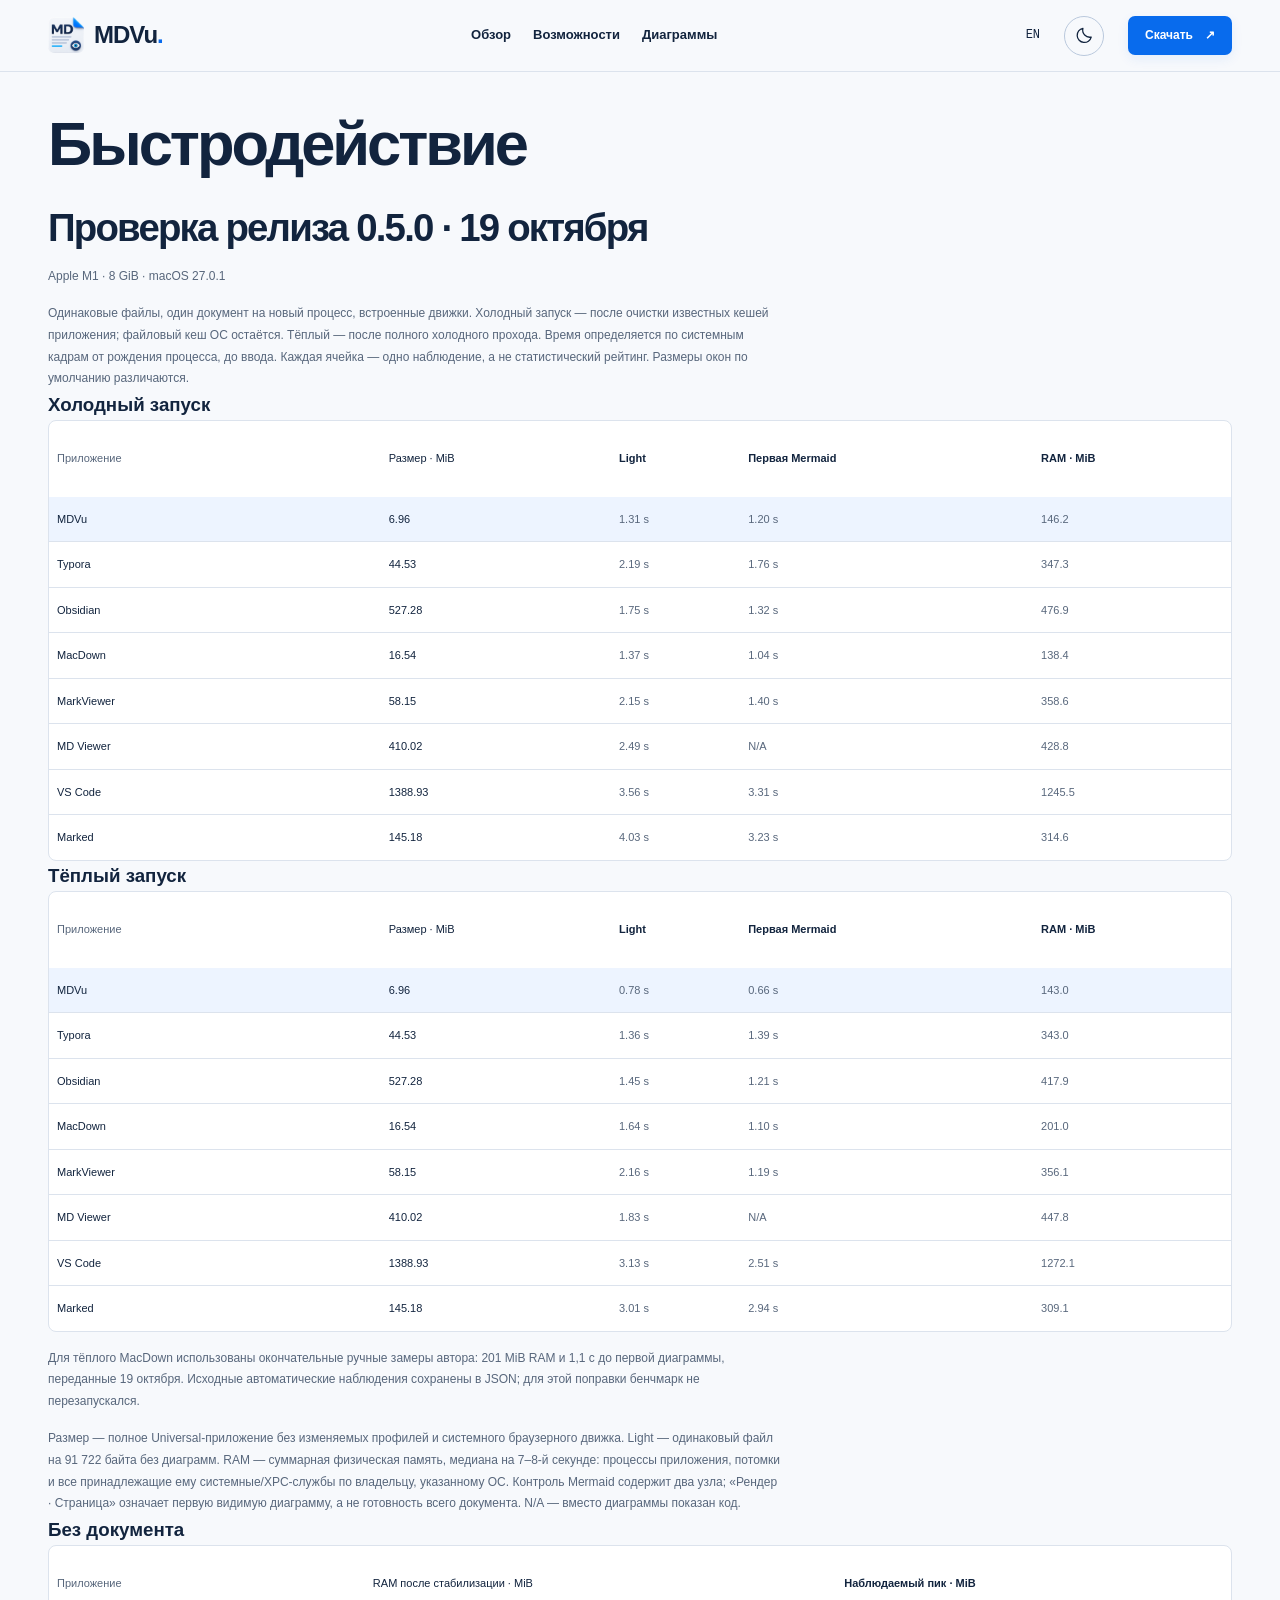
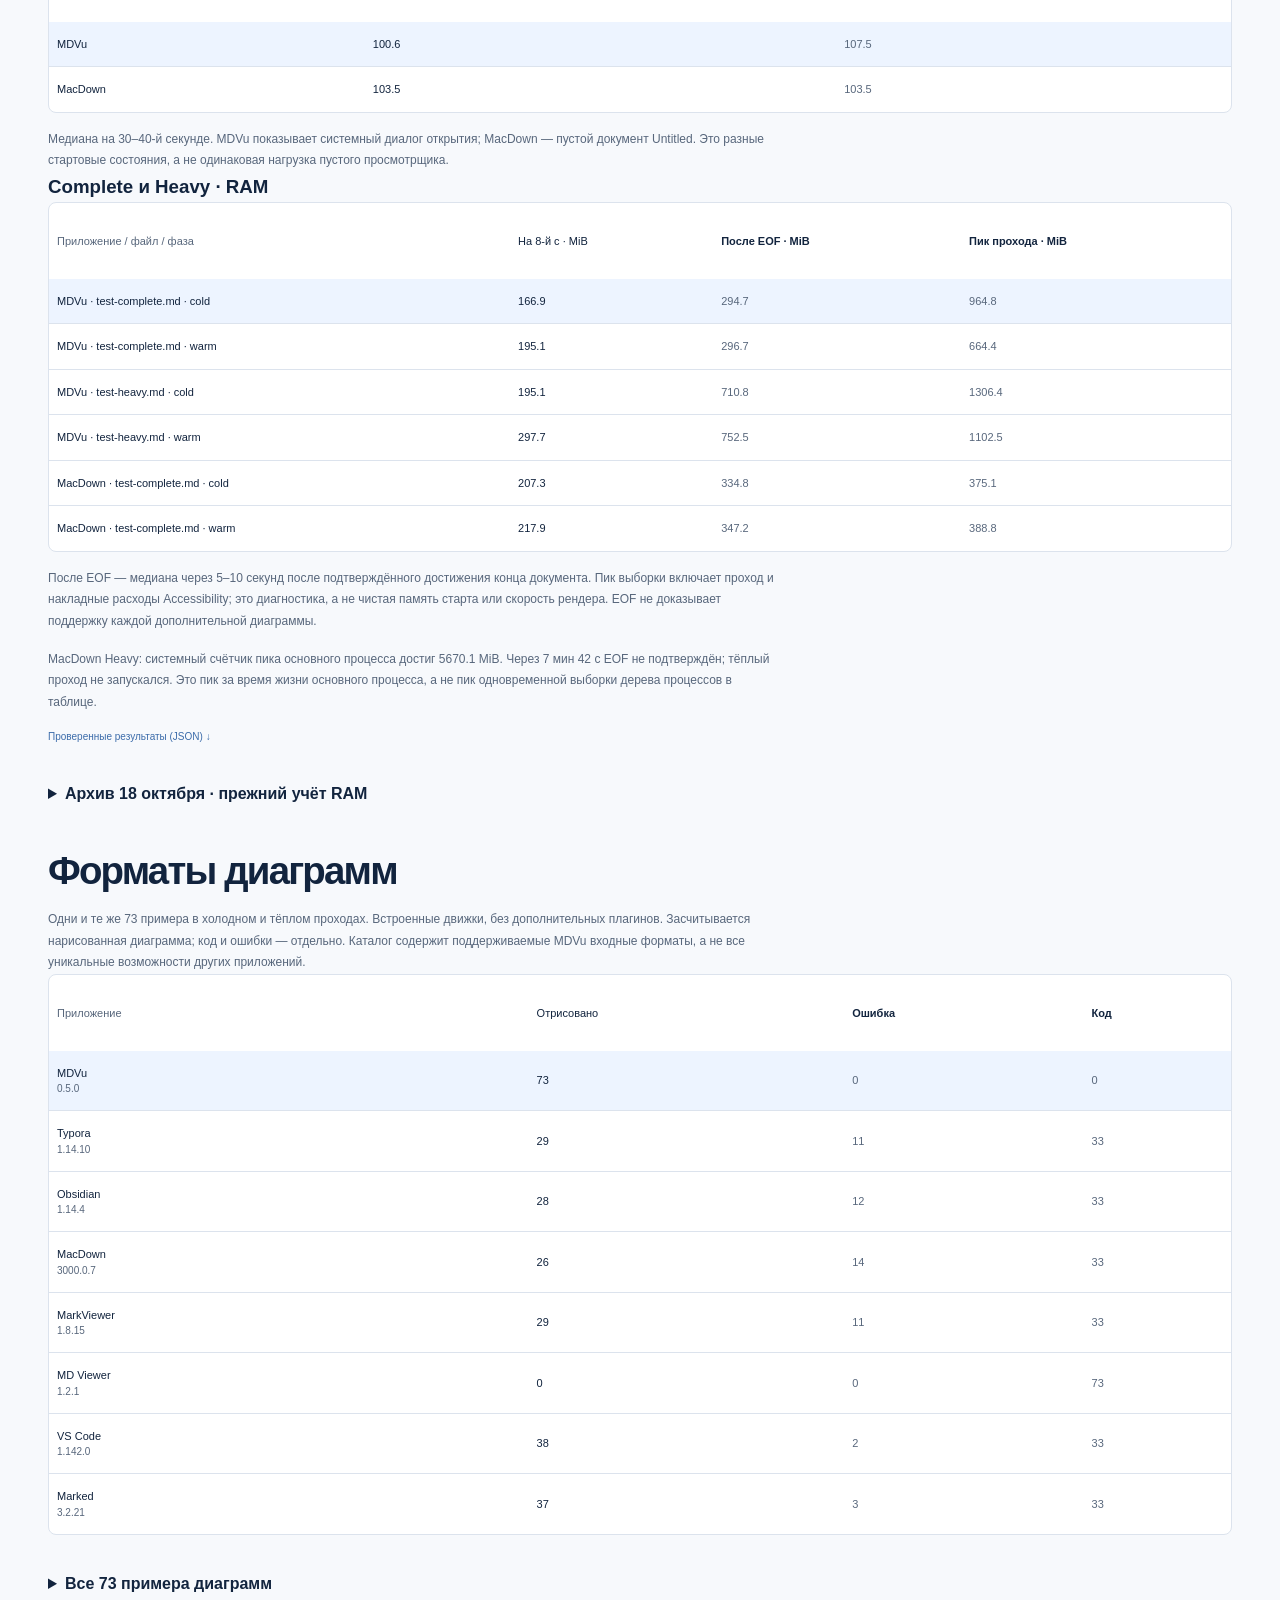
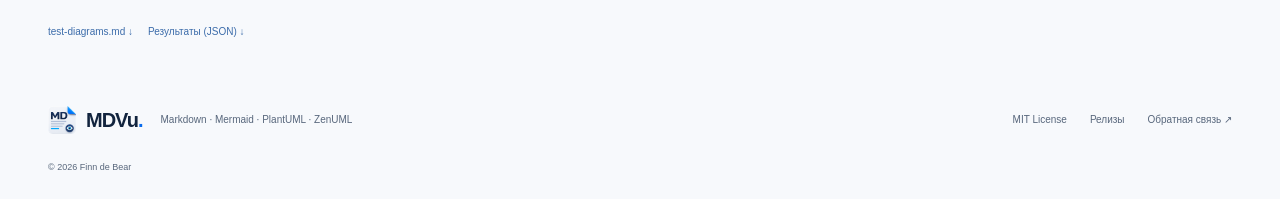
<file: mdvu/ru/performance/index.html>
<!doctype html>
<html lang="ru">
<head>
<!-- Google tag (gtag.js) -->
<script async src="https://www.googletagmanager.com/gtag/js?id=G-HHVQNXLXCP"></script>
<script>
  window.dataLayer = window.dataLayer || [];
  function gtag(){dataLayer.push(arguments);}
  gtag('js', new Date());

  gtag('config', 'G-HHVQNXLXCP');
</script>
<meta name="google-site-verification" content="8hoHZ7azFNVSv9x07AUhAS5xpXH3vrk-LlH07z-cgBc">
<meta charset="utf-8"><meta name="viewport" content="width=device-width, initial-scale=1">
<title>Быстродействие просмотрщиков Markdown — MDVu</title><meta name="description" content="Сравнение просмотрщиков Markdown на одинаковых файлах: размер, память, холодный и тёплый запуск, 73 примера диаграмм. Методика и результаты.">
<meta name="robots" content="index, follow, max-image-preview:large">
<meta name="theme-color" content="#f7f9fc"><meta name="color-scheme" content="light dark">
<link rel="canonical" href="https://stpork.github.io/mdvu/ru/performance/">
<meta property="og:type" content="website"><meta property="og:site_name" content="MDVu"><meta property="og:title" content="Быстродействие просмотрщиков Markdown — MDVu"><meta property="og:description" content="Сравнение просмотрщиков Markdown на одинаковых файлах: размер, память, холодный и тёплый запуск, 73 примера диаграмм. Методика и результаты."><meta property="og:url" content="https://stpork.github.io/mdvu/ru/performance/"><meta property="og:image" content="https://stpork.github.io/mdvu/assets/social.jpg"><meta property="og:image:width" content="1120"><meta property="og:image:height" content="630"><meta property="og:image:alt" content="MDVu — native Markdown viewer for Mac and Windows"><meta property="og:locale" content="ru_RU"><meta name="twitter:card" content="summary_large_image"><meta name="twitter:title" content="Быстродействие просмотрщиков Markdown — MDVu"><meta name="twitter:description" content="Сравнение просмотрщиков Markdown на одинаковых файлах: размер, память, холодный и тёплый запуск, 73 примера диаграмм. Методика и результаты."><meta name="twitter:image" content="https://stpork.github.io/mdvu/assets/social.jpg"><meta name="twitter:image:alt" content="MDVu — native Markdown and MD file viewer">
<link rel="icon" type="image/png" sizes="96x96" href="/mdvu/assets/favicon-96.png"><link rel="apple-touch-icon" href="/mdvu/assets/apple-touch-icon.png"><script src="/mdvu/assets/theme.js?v=55d25b530188"></script><link rel="stylesheet" href="/mdvu/assets/site.css?v=01b2d64cb5e1"><script src="/mdvu/assets/site.js?v=849b1008035b" defer></script>
<script type="application/ld+json">{"@context":"https://schema.org","@graph":[{"@type":"SoftwareApplication","@id":"https://stpork.github.io/mdvu/#app","name":"MDVu","url":"https://stpork.github.io/mdvu/","applicationCategory":"UtilitiesApplication","operatingSystem":["macOS 13+","Windows 10/11 x64"],"softwareVersion":"0.5.3","description":"Компактный просмотрщик Markdown и MD-файлов для Mac и Windows. Диаграммы Mermaid, PlantUML и формулы LaTeX работают офлайн. Бесплатно, открытый код.","image":"https://stpork.github.io/mdvu/assets/mdvu-mac.jpg","screenshot":["https://stpork.github.io/mdvu/assets/mdvu-mac.jpg","https://stpork.github.io/mdvu/assets/mdvu-win.jpg"],"downloadUrl":["https://github.com/stpork/mdvu/releases/latest/download/mdvu-macos.dmg","https://github.com/stpork/mdvu/releases/latest/download/mdvu-windows-x86_64.msi"],"sameAs":"https://github.com/stpork/mdvu","isAccessibleForFree":true,"releaseNotes":"https://github.com/stpork/mdvu/releases/latest","featureList":["Native macOS and Windows Markdown viewer","CommonMark, GFM and Obsidian Markdown extensions","Offline Mermaid, PlantUML, ZenUML, Graphviz DOT, C4 and ArchiMate diagrams","LaTeX math with KaTeX and MathML","Search, outline, folder navigation and zoom"],"license":"https://opensource.org/license/mit","offers":{"@type":"Offer","price":"0","priceCurrency":"USD"},"author":{"@type":"Person","name":"Finn de Bear","url":"https://github.com/stpork"}},{"@type":"WebSite","@id":"https://stpork.github.io/mdvu/#website","name":"MDVu","alternateName":"MDVu Markdown Viewer","url":"https://stpork.github.io/mdvu/","inLanguage":["en","ru"]},{"@type":"WebPage","@id":"https://stpork.github.io/mdvu/ru/performance/#webpage","url":"https://stpork.github.io/mdvu/ru/performance/","name":"Быстродействие просмотрщиков Markdown — MDVu","description":"Сравнение просмотрщиков Markdown на одинаковых файлах: размер, память, холодный и тёплый запуск, 73 примера диаграмм. Методика и результаты.","inLanguage":"ru","isPartOf":{"@id":"https://stpork.github.io/mdvu/#website"},"about":{"@id":"https://stpork.github.io/mdvu/#app"},"breadcrumb":{"@id":"https://stpork.github.io/mdvu/ru/performance/#breadcrumb"}},{"@type":"BreadcrumbList","@id":"https://stpork.github.io/mdvu/ru/performance/#breadcrumb","itemListElement":[{"@type":"ListItem","position":1,"name":"MDVu","item":"https://stpork.github.io/mdvu/ru/"},{"@type":"ListItem","position":2,"name":"Быстродействие","item":"https://stpork.github.io/mdvu/ru/performance/"}]}]}</script>
</head>
<body>
<a class="skip" href="#main">Перейти к содержимому</a>
<header class="header"><div class="container nav-wrap"><a class="brand" href="/mdvu/ru/" aria-label="MDVu — главная"><img src="/mdvu/assets/icon.webp" width="36" height="36" alt=""><span>MDVu<span class="brand-dot">.</span></span></a><nav aria-label="Основная навигация"><a href="/mdvu/ru/#why">Обзор</a><a href="/mdvu/ru/#features">Возможности</a><a href="/mdvu/ru/diagrams/">Диаграммы</a></nav><div class="nav-actions"><a class="language" href="/mdvu/performance/" lang="en" hreflang="en">EN</a><button class="theme-toggle" type="button" data-theme-toggle aria-label="Сменить тему" title="Сменить тему"><svg class="sun-icon" width="19" height="19" viewBox="0 0 24 24" aria-hidden="true"><circle cx="12" cy="12" r="4"/><path d="M12 2v2m0 16v2M2 12h2m16 0h2M5 5l1.5 1.5m11 11L19 19M5 19l1.5-1.5m11-11L19 5"/></svg><svg class="moon-icon" width="19" height="19" viewBox="0 0 24 24" aria-hidden="true"><path d="M20.5 14A9 9 0 0 1 10 3a9 9 0 1 0 10.5 11Z"/></svg></button><a class="button button-small" href="/mdvu/ru/#download">Скачать <span aria-hidden="true">↗</span></a></div></div></header>
<main id="main"><section class="section container" id="performance"><h1 class="page-title">Быстродействие</h1><h2>Проверка релиза 0.5.0 · 19 октября</h2><p class="comparison-note">Apple M1 · 8 GiB · macOS 27.0.1</p><p class="comparison-note">Одинаковые файлы, один документ на новый процесс, встроенные движки. Холодный запуск — после очистки известных кешей приложения; файловый кеш ОС остаётся. Тёплый — после полного холодного прохода. Время определяется по системным кадрам от рождения процесса, до ввода. Каждая ячейка — одно наблюдение, а не статистический рейтинг. Размеры окон по умолчанию различаются.</p><h3>Холодный запуск</h3><div class="table-scroll" tabindex="0"><table class="performance-summary"><thead><tr><th scope="col">Приложение</th><th scope="col">Размер · MiB</th><th scope="col">Light</th><th scope="col">Первая Mermaid</th><th scope="col">RAM · MiB</th></tr></thead><tbody><tr><th scope="row">MDVu</th><td>6.96</td><td>1.31 s</td><td>1.20 s</td><td>146.2</td></tr><tr><th scope="row">Typora</th><td>44.53</td><td>2.19 s</td><td>1.76 s</td><td>347.3</td></tr><tr><th scope="row">Obsidian</th><td>527.28</td><td>1.75 s</td><td>1.32 s</td><td>476.9</td></tr><tr><th scope="row">MacDown</th><td>16.54</td><td>1.37 s</td><td>1.04 s</td><td>138.4</td></tr><tr><th scope="row">MarkViewer</th><td>58.15</td><td>2.15 s</td><td>1.40 s</td><td>358.6</td></tr><tr><th scope="row">MD Viewer</th><td>410.02</td><td>2.49 s</td><td>N/A</td><td>428.8</td></tr><tr><th scope="row">VS Code</th><td>1388.93</td><td>3.56 s</td><td>3.31 s</td><td>1245.5</td></tr><tr><th scope="row">Marked</th><td>145.18</td><td>4.03 s</td><td>3.23 s</td><td>314.6</td></tr></tbody></table></div><h3>Тёплый запуск</h3><div class="table-scroll" tabindex="0"><table class="performance-summary"><thead><tr><th scope="col">Приложение</th><th scope="col">Размер · MiB</th><th scope="col">Light</th><th scope="col">Первая Mermaid</th><th scope="col">RAM · MiB</th></tr></thead><tbody><tr><th scope="row">MDVu</th><td>6.96</td><td>0.78 s</td><td>0.66 s</td><td>143.0</td></tr><tr><th scope="row">Typora</th><td>44.53</td><td>1.36 s</td><td>1.39 s</td><td>343.0</td></tr><tr><th scope="row">Obsidian</th><td>527.28</td><td>1.45 s</td><td>1.21 s</td><td>417.9</td></tr><tr><th scope="row">MacDown</th><td>16.54</td><td>1.64 s</td><td>1.10 s</td><td>201.0</td></tr><tr><th scope="row">MarkViewer</th><td>58.15</td><td>2.16 s</td><td>1.19 s</td><td>356.1</td></tr><tr><th scope="row">MD Viewer</th><td>410.02</td><td>1.83 s</td><td>N/A</td><td>447.8</td></tr><tr><th scope="row">VS Code</th><td>1388.93</td><td>3.13 s</td><td>2.51 s</td><td>1272.1</td></tr><tr><th scope="row">Marked</th><td>145.18</td><td>3.01 s</td><td>2.94 s</td><td>309.1</td></tr></tbody></table></div><p class="comparison-note">Для тёплого MacDown использованы окончательные ручные замеры автора: 201 MiB RAM и 1,1 с до первой диаграммы, переданные 19 октября. Исходные автоматические наблюдения сохранены в JSON; для этой поправки бенчмарк не перезапускался.</p><p class="comparison-note">Размер — полное Universal-приложение без изменяемых профилей и системного браузерного движка. Light — одинаковый файл на 91 722 байта без диаграмм. RAM — суммарная физическая память, медиана на 7–8-й секунде: процессы приложения, потомки и все принадлежащие ему системные/XPC-службы по владельцу, указанному ОС. Контроль Mermaid содержит два узла; «Рендер · Страница» означает первую видимую диаграмму, а не готовность всего документа. N/A — вместо диаграммы показан код.</p><h3>Без документа</h3><div class="table-scroll" tabindex="0"><table class="performance-summary"><thead><tr><th scope="col">Приложение</th><th scope="col">RAM после стабилизации · MiB</th><th scope="col">Наблюдаемый пик · MiB</th></tr></thead><tbody><tr><th scope="row">MDVu</th><td>100.6</td><td>107.5</td></tr><tr><th scope="row">MacDown</th><td>103.5</td><td>103.5</td></tr></tbody></table></div><p class="comparison-note">Медиана на 30–40-й секунде. MDVu показывает системный диалог открытия; MacDown — пустой документ Untitled. Это разные стартовые состояния, а не одинаковая нагрузка пустого просмотрщика.</p><h3>Complete и Heavy · RAM</h3><div class="table-scroll" tabindex="0"><table class="performance-summary"><thead><tr><th scope="col">Приложение / файл / фаза</th><th scope="col">На 8-й с · MiB</th><th scope="col">После EOF · MiB</th><th scope="col">Пик прохода · MiB</th></tr></thead><tbody><tr><th scope="row">MDVu · test-complete.md · cold</th><td>166.9</td><td>294.7</td><td>964.8</td></tr><tr><th scope="row">MDVu · test-complete.md · warm</th><td>195.1</td><td>296.7</td><td>664.4</td></tr><tr><th scope="row">MDVu · test-heavy.md · cold</th><td>195.1</td><td>710.8</td><td>1306.4</td></tr><tr><th scope="row">MDVu · test-heavy.md · warm</th><td>297.7</td><td>752.5</td><td>1102.5</td></tr><tr><th scope="row">MacDown · test-complete.md · cold</th><td>207.3</td><td>334.8</td><td>375.1</td></tr><tr><th scope="row">MacDown · test-complete.md · warm</th><td>217.9</td><td>347.2</td><td>388.8</td></tr></tbody></table></div><p class="comparison-note">После EOF — медиана через 5–10 секунд после подтверждённого достижения конца документа. Пик выборки включает проход и накладные расходы Accessibility; это диагностика, а не чистая память старта или скорость рендера. EOF не доказывает поддержку каждой дополнительной диаграммы.</p><p class="comparison-note">MacDown Heavy: системный счётчик пика основного процесса достиг 5670.1 MiB. Через 7 мин 42 с EOF не подтверждён; тёплый проход не запускался. Это пик за время жизни основного процесса, а не пик одновременной выборки дерева процессов в таблице.</p><div class="sources"><a href="/mdvu/data/verification-2026-10-19.json">Проверенные результаты (JSON) ↓</a></div><details><summary>Архив 18 октября · прежний учёт RAM</summary><p class="comparison-note">Новое сравнение выше заменяет прежние наблюдения размера, старта и RAM. Старый стенд относил WebKit по времени запуска и не всегда учитывал другие XPC-службы приложения; для сравнения RAM используйте новые измерения с системной атрибуцией владельца.</p><p class="comparison-note">Неполное сравнение: 136/192 наблюдений старта; 135/192 полных проходов.</p><p class="comparison-note">Apple M1 · 8 GiB · macOS 27.0.1 · 18 Oct 2026</p><h3>Холодный старт</h3><div class="table-scroll" tabindex="0"><table class="performance-summary"><thead><tr><th scope="col">Приложение</th><th scope="col">Размер · MiB</th><th scope="col">Light</th><th scope="col">Первая Mermaid</th><th scope="col">RAM · MiB</th></tr></thead><tbody><tr><th scope="row">MDVu<small>0.5.0</small></th><td>7.02</td><td>1.55 s</td><td>1.57 s</td><td>150 / 186</td></tr><tr><th scope="row">Typora<small>1.14.10</small></th><td>44.53</td><td>1.58 s</td><td>2.11 s</td><td>303 / 457</td></tr><tr><th scope="row">Obsidian<small>1.14.4</small></th><td>527.28</td><td>1.76 s</td><td>1.57 s</td><td>472 / 548</td></tr><tr><th scope="row">MacDown<small>3000.0.7</small></th><td>16.54</td><td>1.29 s</td><td>1.71 s</td><td>103 / 141</td></tr><tr><th scope="row">MarkViewer<small>1.8.15</small></th><td>58.15</td><td>1.91 s</td><td>1.84 s</td><td>344 / 633</td></tr><tr><th scope="row">MD Viewer<small>1.2.1</small></th><td>410.02</td><td>2.12 s</td><td>Показан код</td><td>422 / 455</td></tr><tr><th scope="row">VS Code<small>1.142.0</small></th><td>1388.93</td><td>4.09 s</td><td>3.43 s</td><td>1267 / 1272</td></tr><tr><th scope="row">Marked<small>3.2.21</small></th><td>145.18</td><td>3.87 s</td><td>3.41 s</td><td>286 / 444</td></tr></tbody></table></div><h3>Тёплый старт</h3><div class="table-scroll" tabindex="0"><table class="performance-summary"><thead><tr><th scope="col">Приложение</th><th scope="col">Размер · MiB</th><th scope="col">Light</th><th scope="col">Первая Mermaid</th><th scope="col">RAM · MiB</th></tr></thead><tbody><tr><th scope="row">MDVu<small>0.5.0</small></th><td>7.02</td><td>1.22 s</td><td>0.69 s</td><td>145 / 186</td></tr><tr><th scope="row">Typora<small>1.14.10</small></th><td>44.53</td><td>1.75 s</td><td>1.55 s</td><td>298 / 455</td></tr><tr><th scope="row">Obsidian<small>1.14.4</small></th><td>527.28</td><td>1.55 s</td><td>1.18 s</td><td>473 / 548</td></tr><tr><th scope="row">MacDown<small>3000.0.7</small></th><td>16.54</td><td>0.80 s</td><td>1.36 s</td><td>101 / 141</td></tr><tr><th scope="row">MarkViewer<small>1.8.15</small></th><td>58.15</td><td>2.16 s</td><td>1.40 s</td><td>347 / 605</td></tr><tr><th scope="row">MD Viewer<small>1.2.1</small></th><td>410.02</td><td>2.21 s</td><td>Показан код</td><td>447 / 488</td></tr><tr><th scope="row">VS Code<small>1.142.0</small></th><td>1388.93</td><td>3.00 s</td><td>3.00 s</td><td>1206 / 1273</td></tr><tr><th scope="row">Marked<small>3.2.21</small></th><td>145.18</td><td>3.65 s</td><td>3.39 s</td><td>276 / 406</td></tr></tbody></table></div><p class="comparison-note">Размер файлов Universal-приложения, симлинки учтены один раз; без системного WebKit и профилей браузера. Light — один и тот же текстовый файл, 91 722 байта, без блоков диаграмм. RAM: медиана на 8-й секунде / пик за первые 8 с. Контроль Mermaid содержит два узла; полная матрица форматов приведена отдельно.</p><details><summary>Методика и границы сравнения</summary><h2>Холодные и тёплые запуски</h2><p class="comparison-note">Один Mac, один документ на новый процесс. Первое читаемое содержимое определяется по системным кадрам до любого ввода; в контроле Mermaid требуется готовая диаграмма. RAM: медиана на 8-й секунде / пик за первые 8 с, вместе со вспомогательными процессами. Перед холодным запуском очищаются кеши приложения; файловый кеш ОС остаётся. Тёплый запуск следует после полного холодного прохода. Выбрана первая валидная полная пара; повторы сохранены в исходных данных.</p><p class="comparison-note">Подтверждено полных проходов: 135 / 192. При редких кадрах показан временной интервал. Проход проверяет конец файла, а не скорость рендера или успешность всех диаграмм. Калибровочные попытки исключены.</p><p class="comparison-note">† Время старта и RAM за первые 8 с проверены отдельно; последующая прокрутка не подтверждена стендом. Парный холодный проход завершён. Поздний наблюдаемый пик не является памятью полного файла.</p></details><details><summary>Общее содержимое · без блоков диаграмм</summary><p class="comparison-note">RAM: медиана на 8-й секунде / пик старта / пик полного прохода. Последний включает накладные расходы Accessibility и служит диагностикой, а не чистым рейтингом памяти запуска.</p><div class="table-scroll" tabindex="0"><table class="performance-summary full-pass-table"><thead><tr><th scope="col">Приложение / файл</th><th scope="col">Холодный старт</th><th scope="col">RAM · MiB</th><th scope="col">Тёплый старт</th><th scope="col">RAM · MiB</th></tr></thead><tbody><tr><th scope="row">MD Viewer<small>common-test-light.md</small></th><td>2.12 s</td><td>422 / 455 / 540</td><td>2.21 s</td><td>447 / 488 / 509</td></tr><tr><th scope="row">MD Viewer<small>common-test-medium.md</small></th><td>2.05 s</td><td>370 / 399 / 460</td><td>1.52 s</td><td>369 / 401 / 447</td></tr><tr><th scope="row">MD Viewer<small>common-test-onescreen.md</small></th><td>1.96 s</td><td>378 / 406 / 429</td><td>1.10 s</td><td>337 / 422 / 422</td></tr><tr><th scope="row">MDVu<small>common-test-complete.md</small></th><td>2.31 s</td><td>168 / 209 / 725</td><td>2.35 s</td><td>168 / 210 / 627</td></tr><tr><th scope="row">MDVu<small>common-test-light.md</small></th><td>1.55 s</td><td>150 / 186 / 419</td><td>1.22 s</td><td>145 / 186 / 402</td></tr><tr><th scope="row">MDVu<small>common-test-medium.md</small></th><td>1.13 s</td><td>149 / 185 / 372</td><td>0.77 s</td><td>146 / 184 / 366</td></tr><tr><th scope="row">MDVu<small>common-test-onescreen.md</small></th><td>1.22 s</td><td>104 / 160 / 160</td><td>0.67 s</td><td>103 / 159 / 159</td></tr><tr><th scope="row">MacDown<small>common-test-complete.md</small></th><td>Анализ кадров</td><td>188 / 188 / 260</td><td>Анализ кадров</td><td>179 / 186 / 197†</td></tr><tr><th scope="row">MacDown<small>common-test-light.md</small></th><td>1.29 s</td><td>103 / 141 / 141</td><td>0.80 s</td><td>101 / 141 / 141</td></tr><tr><th scope="row">MacDown<small>common-test-medium.md</small></th><td>1.69 s</td><td>115 / 144 / 153</td><td>0.89 s</td><td>121 / 163 / 167</td></tr><tr><th scope="row">MacDown<small>common-test-onescreen.md</small></th><td>Показан HTML-код</td><td>95 / 112 / 112</td><td>Показан HTML-код</td><td>94 / 113 / 113</td></tr><tr><th scope="row">MarkViewer<small>common-test-light.md</small></th><td>1.91 s</td><td>344 / 633 / 636</td><td>2.16 s</td><td>347 / 605 / 605</td></tr><tr><th scope="row">MarkViewer<small>common-test-medium.md</small></th><td>1.94 s</td><td>385 / 828 / 828</td><td>1.90 s</td><td>377 / 751 / 776</td></tr><tr><th scope="row">MarkViewer<small>common-test-onescreen.md</small></th><td>Показан HTML-код</td><td>303 / 580 / 580</td><td>Показан HTML-код</td><td>291 / 578 / 578</td></tr><tr><th scope="row">Marked<small>common-test-light.md</small></th><td>3.87 s</td><td>286 / 444 / 444</td><td>3.65 s</td><td>276 / 406 / 471</td></tr><tr><th scope="row">Marked<small>common-test-medium.md</small></th><td>3.65 s</td><td>338 / 508 / 537</td><td>3.07 s</td><td>336 / 459 / 496</td></tr><tr><th scope="row">Marked<small>common-test-onescreen.md</small></th><td>3.70 s</td><td>277 / 416 / 454</td><td>3.37 s</td><td>281 / 414 / 434</td></tr><tr><th scope="row">Obsidian<small>common-test-complete.md</small></th><td>1.94 s</td><td>647 / 742 / 867</td><td>1.66 s</td><td>583 / 666 / 804</td></tr><tr><th scope="row">Obsidian<small>common-test-light.md</small></th><td>1.76 s</td><td>472 / 548 / 572</td><td>1.55 s</td><td>473 / 548 / 555</td></tr><tr><th scope="row">Obsidian<small>common-test-medium.md</small></th><td>1.97 s</td><td>456 / 480 / 526</td><td>1.22 s</td><td>373 / 429 / 481</td></tr><tr><th scope="row">Obsidian<small>common-test-onescreen.md</small></th><td>1.49 s</td><td>345 / 473 / 473</td><td>1.11 s</td><td>354 / 470 / 470</td></tr><tr><th scope="row">Typora<small>common-test-complete.md</small></th><td>2.41 s</td><td>420 / 565 / 801</td><td>2.57 s</td><td>413 / 566 / 789</td></tr><tr><th scope="row">Typora<small>common-test-light.md</small></th><td>1.58 s</td><td>303 / 457 / 517</td><td>1.75 s</td><td>298 / 455 / 509</td></tr><tr><th scope="row">Typora<small>common-test-medium.md</small></th><td>1.92 s</td><td>327 / 518 / 556</td><td>1.94 s</td><td>327 / 517 / 558</td></tr><tr><th scope="row">Typora<small>common-test-onescreen.md</small></th><td>Показан HTML-код</td><td>293 / 466 / 670</td><td>Показан HTML-код</td><td>292 / 469 / 637</td></tr><tr><th scope="row">VS Code<small>common-test-light.md</small></th><td>4.09 s</td><td>1267 / 1272 / 1327</td><td>3.00 s</td><td>1206 / 1273 / 1273</td></tr><tr><th scope="row">VS Code<small>common-test-medium.md</small></th><td>3.38 s</td><td>1324 / 1349 / 1349</td><td>2.73 s</td><td>1212 / 1244 / 1333</td></tr><tr><th scope="row">VS Code<small>common-test-onescreen.md</small></th><td>3.20 s</td><td>1262 / 1312 / 1321</td><td>2.89 s</td><td>1245 / 1285 / 1285</td></tr></tbody></table></div></details><details><summary>Исходные фикстуры проекта</summary><p class="comparison-note">RAM: медиана на 8-й секунде / пик старта / пик полного прохода. Последний включает накладные расходы Accessibility и служит диагностикой, а не чистым рейтингом памяти запуска.</p><div class="table-scroll" tabindex="0"><table class="performance-summary full-pass-table"><thead><tr><th scope="col">Приложение / файл</th><th scope="col">Холодный старт</th><th scope="col">RAM · MiB</th><th scope="col">Тёплый старт</th><th scope="col">RAM · MiB</th></tr></thead><tbody><tr><th scope="row">MD Viewer<small>test-light.md</small></th><td>2.57 s</td><td>443 / 476 / 566</td><td>1.53 s</td><td>388 / 505 / 562</td></tr><tr><th scope="row">MD Viewer<small>test-medium.md</small></th><td>2.30 s</td><td>409 / 438 / 543</td><td>1.76 s</td><td>400 / 432 / 533</td></tr><tr><th scope="row">MD Viewer<small>test-onescreen.md</small></th><td>2.35 s</td><td>386 / 414 / 515</td><td>1.25 s</td><td>347 / 433 / 504</td></tr><tr><th scope="row">MDVu<small>test-light.md</small></th><td>1.16 s</td><td>152 / 189 / 600</td><td>0.76 s</td><td>162 / 203 / 420</td></tr><tr><th scope="row">MDVu<small>test-medium.md</small></th><td>1.42 s</td><td>150 / 185 / 585</td><td>0.92 s</td><td>166 / 209 / 406</td></tr><tr><th scope="row">MDVu<small>test-onescreen.md</small></th><td>1.37 s</td><td>356 / 464 / 464</td><td>0.71 s</td><td>113 / 181 / 181</td></tr><tr><th scope="row">MacDown<small>test-light.md</small></th><td>3.53 s</td><td>167 / 193 / 227</td><td>3.17 s</td><td>157 / 188 / 227</td></tr><tr><th scope="row">MacDown<small>test-medium.md</small></th><td>8.29 s</td><td>130 / 135 / 245</td><td>0.94 s</td><td>156 / 161 / 251</td></tr><tr><th scope="row">MacDown<small>test-onescreen.md</small></th><td>Показан HTML-код</td><td>94 / 109 / 121</td><td>Показан HTML-код</td><td>97 / 136 / 136</td></tr><tr><th scope="row">MarkViewer<small>test-light.md</small></th><td>2.37 s</td><td>504 / 714 / 902</td><td>2.56 s</td><td>490 / 713 / 899</td></tr><tr><th scope="row">MarkViewer<small>test-medium.md</small></th><td>3.32 s</td><td>646 / 848 / 1119</td><td>2.99 s</td><td>611 / 745 / 1071</td></tr><tr><th scope="row">MarkViewer<small>test-onescreen.md</small></th><td>Показан HTML-код</td><td>336 / 562 / 562</td><td>Показан HTML-код</td><td>357 / 634 / 634</td></tr><tr><th scope="row">Marked<small>test-light.md</small></th><td>3.79 s</td><td>522 / 539 / 618</td><td>3.36 s</td><td>580 / 612 / 612</td></tr><tr><th scope="row">Marked<small>test-medium.md</small></th><td>4.49 s</td><td>484 / 533 / 645</td><td>4.03 s</td><td>485 / 548 / 672</td></tr><tr><th scope="row">Marked<small>test-onescreen.md</small></th><td>4.08 s</td><td>317 / 447 / 497</td><td>3.80 s</td><td>318 / 424 / 482</td></tr><tr><th scope="row">Obsidian<small>test-light.md</small></th><td>1.87 s</td><td>666 / 730 / 942</td><td>1.53 s</td><td>683 / 758 / 974</td></tr><tr><th scope="row">Obsidian<small>test-medium.md</small></th><td>1.87 s</td><td>656 / 671 / 856</td><td>1.39 s</td><td>564 / 607 / 803</td></tr><tr><th scope="row">Obsidian<small>test-onescreen.md</small></th><td>1.46 s</td><td>385 / 549 / 549</td><td>1.10 s</td><td>397 / 535 / 553</td></tr><tr><th scope="row">Typora<small>test-light.md</small></th><td>1.63 s</td><td>542 / 566 / 650</td><td>1.80 s</td><td>548 / 573 / 692</td></tr><tr><th scope="row">Typora<small>test-medium.md</small></th><td>1.68 s</td><td>552 / 588 / 690</td><td>2.22 s</td><td>502 / 525 / 678</td></tr><tr><th scope="row">Typora<small>test-onescreen.md</small></th><td>Показан HTML-код</td><td>322 / 478 / 598</td><td>Показан HTML-код</td><td>311 / 487 / 667</td></tr><tr><th scope="row">VS Code<small>test-light.md</small></th><td>3.56 s</td><td>1446 / 1504 / 1546</td><td>3.67 s</td><td>1544 / 1597 / 1597</td></tr><tr><th scope="row">VS Code<small>test-medium.md</small></th><td>3.36 s</td><td>1389 / 1442 / 1442</td><td>2.76 s</td><td>1338 / 1411 / 1498</td></tr><tr><th scope="row">VS Code<small>test-onescreen.md</small></th><td>3.67 s</td><td>1295 / 1344 / 1344</td><td>2.81 s</td><td>1300 / 1335 / 1335</td></tr></tbody></table></div></details><details><summary>Первая Mermaid · два узла</summary><p class="comparison-note">RAM: медиана на 8-й секунде / пик старта / пик полного прохода. Последний включает накладные расходы Accessibility и служит диагностикой, а не чистым рейтингом памяти запуска.</p><div class="table-scroll" tabindex="0"><table class="performance-summary full-pass-table"><thead><tr><th scope="col">Приложение / файл</th><th scope="col">Холодный старт</th><th scope="col">RAM · MiB</th><th scope="col">Тёплый старт</th><th scope="col">RAM · MiB</th></tr></thead><tbody><tr><th scope="row">MD Viewer<small>diagram-control.md</small></th><td>Показан код</td><td>298 / 325 / 325</td><td>Показан код</td><td>269 / 321 / 321</td></tr><tr><th scope="row">MDVu<small>diagram-control.md</small></th><td>1.57 s</td><td>102 / 267 / 267</td><td>0.69 s</td><td>80 / 117 / 117</td></tr><tr><th scope="row">MacDown<small>diagram-control.md</small></th><td>1.71 s</td><td>110 / 167 / 167</td><td>1.36 s</td><td>110 / 168 / 168</td></tr><tr><th scope="row">MarkViewer<small>diagram-control.md</small></th><td>1.84 s</td><td>245 / 437 / 437</td><td>1.40 s</td><td>244 / 441 / 441</td></tr><tr><th scope="row">Marked<small>diagram-control.md</small></th><td>3.41 s</td><td>201 / 271 / 316</td><td>3.39 s</td><td>201 / 271 / 316</td></tr><tr><th scope="row">Obsidian<small>diagram-control.md</small></th><td>1.57 s</td><td>238 / 294 / 294</td><td>1.18 s</td><td>244 / 302 / 302</td></tr><tr><th scope="row">Typora<small>diagram-control.md</small></th><td>2.11 s</td><td>223 / 335 / 335</td><td>1.55 s</td><td>224 / 357 / 357</td></tr><tr><th scope="row">VS Code<small>diagram-control.md</small></th><td>3.43 s</td><td>1200 / 1269 / 1269</td><td>3.00 s</td><td>1178 / 1246 / 1246</td></tr></tbody></table></div></details><details><summary>Документ с 73 примерами</summary><p class="comparison-note">RAM: медиана на 8-й секунде / пик старта / пик полного прохода. Последний включает накладные расходы Accessibility и служит диагностикой, а не чистым рейтингом памяти запуска.</p><div class="table-scroll" tabindex="0"><table class="performance-summary full-pass-table"><thead><tr><th scope="col">Приложение / файл</th><th scope="col">Холодный старт</th><th scope="col">RAM · MiB</th><th scope="col">Тёплый старт</th><th scope="col">RAM · MiB</th></tr></thead><tbody><tr><th scope="row">MD Viewer<small>test-diagrams.md</small></th><td>2.19 s</td><td>365 / 393 / 447</td><td>1.22 s</td><td>336 / 390 / 441</td></tr><tr><th scope="row">MDVu<small>test-diagrams.md</small></th><td>1.24 s</td><td>172 / 431 / 916</td><td>0.72 s</td><td>153 / 204 / 415</td></tr><tr><th scope="row">MacDown<small>test-diagrams.md</small></th><td>2.67 s</td><td>157 / 183 / 203</td><td>1.66 s</td><td>152 / 160 / 196</td></tr><tr><th scope="row">MarkViewer<small>test-diagrams.md</small></th><td>2.51 s</td><td>454 / 699 / 797</td><td>2.45 s</td><td>466 / 753 / 780</td></tr><tr><th scope="row">Marked<small>test-diagrams.md</small></th><td>4.04 s</td><td>493 / 523 / 555</td><td>5.35 s</td><td>421 / 549 / 561</td></tr><tr><th scope="row">Obsidian<small>test-diagrams.md</small></th><td>1.73 s</td><td>527 / 554 / 919</td><td>1.32 s</td><td>547 / 583 / 929</td></tr><tr><th scope="row">Typora<small>test-diagrams.md</small></th><td>1.38 s</td><td>412 / 593 / 810</td><td>1.33 s</td><td>427 / 606 / 765</td></tr><tr><th scope="row">VS Code<small>test-diagrams.md</small></th><td>3.33 s</td><td>1395 / 1452 / 1508</td><td>2.74 s</td><td>1384 / 1434 / 1472</td></tr></tbody></table></div></details><div class="sources"><a href="/mdvu/data/full-pass-performance.json">Все попытки (JSON) ↓</a><a href="/mdvu/data/BENCHMARK-PROTOCOL.md">Методика ↓</a></div></details><h2>Форматы диаграмм</h2><p class="comparison-note">Одни и те же 73 примера в холодном и тёплом проходах. Встроенные движки, без дополнительных плагинов. Засчитывается нарисованная диаграмма; код и ошибки — отдельно. Каталог содержит поддерживаемые MDVu входные форматы, а не все уникальные возможности других приложений.</p><div class="table-scroll" tabindex="0"><table class="performance-summary"><thead><tr><th>Приложение</th><th>Отрисовано</th><th>Ошибка</th><th>Код</th></tr></thead><tbody><tr><th scope="row">MDVu<small>0.5.0</small></th><td>73</td><td>0</td><td>0</td></tr><tr><th scope="row">Typora<small>1.14.10</small></th><td>29</td><td>11</td><td>33</td></tr><tr><th scope="row">Obsidian<small>1.14.4</small></th><td>28</td><td>12</td><td>33</td></tr><tr><th scope="row">MacDown<small>3000.0.7</small></th><td>26</td><td>14</td><td>33</td></tr><tr><th scope="row">MarkViewer<small>1.8.15</small></th><td>29</td><td>11</td><td>33</td></tr><tr><th scope="row">MD Viewer<small>1.2.1</small></th><td>0</td><td>0</td><td>73</td></tr><tr><th scope="row">VS Code<small>1.142.0</small></th><td>38</td><td>2</td><td>33</td></tr><tr><th scope="row">Marked<small>3.2.21</small></th><td>37</td><td>3</td><td>33</td></tr></tbody></table></div><details><summary>Все 73 примера диаграмм</summary><p class="comparison-note">Одинаковые валидные исходники, встроенные движки. Ошибки и исходный код не считаются диаграммами. Каталог охватывает входные форматы MDVu, а не все уникальные возможности других приложений.</p><div class="table-scroll" tabindex="0"><table><thead><tr><th>ID</th><th>Формат</th><th>MDVu</th><th>Typora</th><th>Obsidian</th><th>MacDown</th><th>MarkViewer</th><th>MD Viewer</th><th>VS Code</th><th>Marked</th></tr></thead><tbody><tr><th scope="row">D001</th><td>Mermaid / flowchart</td><td>Диаграмма</td><td>Диаграмма</td><td>Диаграмма</td><td>Диаграмма</td><td>Диаграмма</td><td>Код</td><td>Диаграмма</td><td>Диаграмма</td></tr><tr><th scope="row">D002</th><td>Mermaid / C4Context</td><td>Диаграмма</td><td>Диаграмма</td><td>Диаграмма</td><td>Диаграмма</td><td>Диаграмма</td><td>Код</td><td>Диаграмма</td><td>Диаграмма</td></tr><tr><th scope="row">D003</th><td>Mermaid / requirementDiagram</td><td>Диаграмма</td><td>Диаграмма</td><td>Диаграмма</td><td>Диаграмма</td><td>Диаграмма</td><td>Код</td><td>Диаграмма</td><td>Диаграмма</td></tr><tr><th scope="row">D004</th><td>Mermaid / quadrantChart</td><td>Диаграмма</td><td>Диаграмма</td><td>Диаграмма</td><td>Диаграмма</td><td>Диаграмма</td><td>Код</td><td>Диаграмма</td><td>Диаграмма</td></tr><tr><th scope="row">D005</th><td>Mermaid / C4Container</td><td>Диаграмма</td><td>Диаграмма</td><td>Диаграмма</td><td>Диаграмма</td><td>Диаграмма</td><td>Код</td><td>Диаграмма</td><td>Диаграмма</td></tr><tr><th scope="row">D006</th><td>Mermaid / C4Component</td><td>Диаграмма</td><td>Диаграмма</td><td>Диаграмма</td><td>Диаграмма</td><td>Диаграмма</td><td>Код</td><td>Диаграмма</td><td>Диаграмма</td></tr><tr><th scope="row">D007</th><td>Mermaid / architecture-beta</td><td>Диаграмма</td><td>Диаграмма</td><td>Диаграмма</td><td>Диаграмма</td><td>Диаграмма</td><td>Код</td><td>Диаграмма</td><td>Диаграмма</td></tr><tr><th scope="row">D008</th><td>Mermaid / erDiagram</td><td>Диаграмма</td><td>Диаграмма</td><td>Диаграмма</td><td>Диаграмма</td><td>Диаграмма</td><td>Код</td><td>Диаграмма</td><td>Диаграмма</td></tr><tr><th scope="row">D009</th><td>Mermaid / sankey</td><td>Диаграмма</td><td>Диаграмма</td><td>Диаграмма</td><td>Диаграмма</td><td>Диаграмма</td><td>Код</td><td>Диаграмма</td><td>Диаграмма</td></tr><tr><th scope="row">D010</th><td>Mermaid / sequenceDiagram</td><td>Диаграмма</td><td>Диаграмма</td><td>Диаграмма</td><td>Диаграмма</td><td>Диаграмма</td><td>Код</td><td>Диаграмма</td><td>Диаграмма</td></tr><tr><th scope="row">D011</th><td>Mermaid / stateDiagram-v2</td><td>Диаграмма</td><td>Диаграмма</td><td>Диаграмма</td><td>Диаграмма</td><td>Диаграмма</td><td>Код</td><td>Диаграмма</td><td>Диаграмма</td></tr><tr><th scope="row">D012</th><td>Mermaid / ishikawa-beta</td><td>Диаграмма</td><td>Диаграмма</td><td>Диаграмма</td><td>Ошибка</td><td>Диаграмма</td><td>Код</td><td>Диаграмма</td><td>Диаграмма</td></tr><tr><th scope="row">D013</th><td>Mermaid / C4Dynamic</td><td>Диаграмма</td><td>Диаграмма</td><td>Диаграмма</td><td>Диаграмма</td><td>Диаграмма</td><td>Код</td><td>Диаграмма</td><td>Диаграмма</td></tr><tr><th scope="row">D014</th><td>Mermaid / zenuml</td><td>Диаграмма</td><td>Диаграмма</td><td>Ошибка</td><td>Ошибка</td><td>Ошибка</td><td>Код</td><td>Диаграмма</td><td>Ошибка</td></tr><tr><th scope="row">D015</th><td>Mermaid / swimlane-beta</td><td>Диаграмма</td><td>Ошибка</td><td>Ошибка</td><td>Ошибка</td><td>Ошибка</td><td>Код</td><td>Диаграмма</td><td>Диаграмма</td></tr><tr><th scope="row">D016</th><td>Mermaid / C4Deployment</td><td>Диаграмма</td><td>Диаграмма</td><td>Диаграмма</td><td>Диаграмма</td><td>Диаграмма</td><td>Код</td><td>Диаграмма</td><td>Диаграмма</td></tr><tr><th scope="row">D017</th><td>Mermaid / gantt</td><td>Диаграмма</td><td>Диаграмма</td><td>Диаграмма</td><td>Диаграмма</td><td>Диаграмма</td><td>Код</td><td>Диаграмма</td><td>Диаграмма</td></tr><tr><th scope="row">D018</th><td>Mermaid / gitGraph</td><td>Диаграмма</td><td>Диаграмма</td><td>Диаграмма</td><td>Диаграмма</td><td>Диаграмма</td><td>Код</td><td>Диаграмма</td><td>Диаграмма</td></tr><tr><th scope="row">D020</th><td>Mermaid / xychart</td><td>Диаграмма</td><td>Диаграмма</td><td>Диаграмма</td><td>Диаграмма</td><td>Диаграмма</td><td>Код</td><td>Диаграмма</td><td>Диаграмма</td></tr><tr><th scope="row">D021</th><td>Mermaid / radar-beta</td><td>Диаграмма</td><td>Диаграмма</td><td>Диаграмма</td><td>Диаграмма</td><td>Диаграмма</td><td>Код</td><td>Диаграмма</td><td>Диаграмма</td></tr><tr><th scope="row">D022</th><td>Mermaid / timeline</td><td>Диаграмма</td><td>Диаграмма</td><td>Диаграмма</td><td>Диаграмма</td><td>Диаграмма</td><td>Код</td><td>Диаграмма</td><td>Диаграмма</td></tr><tr><th scope="row">D023</th><td>Mermaid / kanban</td><td>Диаграмма</td><td>Диаграмма</td><td>Диаграмма</td><td>Диаграмма</td><td>Диаграмма</td><td>Код</td><td>Диаграмма</td><td>Диаграмма</td></tr><tr><th scope="row">D024</th><td>Mermaid / mindmap</td><td>Диаграмма</td><td>Диаграмма</td><td>Диаграмма</td><td>Диаграмма</td><td>Диаграмма</td><td>Код</td><td>Диаграмма</td><td>Диаграмма</td></tr><tr><th scope="row">D025</th><td>Mermaid / treemap-beta</td><td>Диаграмма</td><td>Диаграмма</td><td>Диаграмма</td><td>Диаграмма</td><td>Диаграмма</td><td>Код</td><td>Диаграмма</td><td>Диаграмма</td></tr><tr><th scope="row">D027</th><td>Mermaid / classDiagram</td><td>Диаграмма</td><td>Диаграмма</td><td>Диаграмма</td><td>Диаграмма</td><td>Диаграмма</td><td>Код</td><td>Диаграмма</td><td>Диаграмма</td></tr><tr><th scope="row">D028</th><td>Mermaid / journey</td><td>Диаграмма</td><td>Диаграмма</td><td>Диаграмма</td><td>Диаграмма</td><td>Диаграмма</td><td>Код</td><td>Диаграмма</td><td>Диаграмма</td></tr><tr><th scope="row">D029</th><td>Mermaid / pie</td><td>Диаграмма</td><td>Диаграмма</td><td>Диаграмма</td><td>Диаграмма</td><td>Диаграмма</td><td>Код</td><td>Диаграмма</td><td>Диаграмма</td></tr><tr><th scope="row">D030</th><td>Mermaid / block-beta</td><td>Диаграмма</td><td>Диаграмма</td><td>Диаграмма</td><td>Диаграмма</td><td>Диаграмма</td><td>Код</td><td>Диаграмма</td><td>Диаграмма</td></tr><tr><th scope="row">D031</th><td>Mermaid / packet</td><td>Диаграмма</td><td>Диаграмма</td><td>Диаграмма</td><td>Диаграмма</td><td>Диаграмма</td><td>Код</td><td>Диаграмма</td><td>Диаграмма</td></tr><tr><th scope="row">D032</th><td>Mermaid / eventmodeling</td><td>Диаграмма</td><td>Ошибка</td><td>Ошибка</td><td>Ошибка</td><td>Ошибка</td><td>Код</td><td>Диаграмма</td><td>Диаграмма</td></tr><tr><th scope="row">D033</th><td>Mermaid / treeView-beta</td><td>Диаграмма</td><td>Ошибка</td><td>Ошибка</td><td>Ошибка</td><td>Ошибка</td><td>Код</td><td>Диаграмма</td><td>Диаграмма</td></tr><tr><th scope="row">D034</th><td>Mermaid / venn-beta</td><td>Диаграмма</td><td>Диаграмма</td><td>Диаграмма</td><td>Ошибка</td><td>Диаграмма</td><td>Код</td><td>Диаграмма</td><td>Диаграмма</td></tr><tr><th scope="row">D035</th><td>Mermaid / wardley-beta</td><td>Диаграмма</td><td>Ошибка</td><td>Ошибка</td><td>Ошибка</td><td>Диаграмма</td><td>Код</td><td>Диаграмма</td><td>Диаграмма</td></tr><tr><th scope="row">D036</th><td>Mermaid / cynefin-beta</td><td>Диаграмма</td><td>Ошибка</td><td>Ошибка</td><td>Ошибка</td><td>Ошибка</td><td>Код</td><td>Диаграмма</td><td>Диаграмма</td></tr><tr><th scope="row">D038</th><td>PlantUML / Sequence Diagram</td><td>Диаграмма</td><td>Код</td><td>Код</td><td>Код</td><td>Код</td><td>Код</td><td>Код</td><td>Код</td></tr><tr><th scope="row">D039</th><td>PlantUML / Use Case Diagram</td><td>Диаграмма</td><td>Код</td><td>Код</td><td>Код</td><td>Код</td><td>Код</td><td>Код</td><td>Код</td></tr><tr><th scope="row">D040</th><td>PlantUML / Class Diagram</td><td>Диаграмма</td><td>Код</td><td>Код</td><td>Код</td><td>Код</td><td>Код</td><td>Код</td><td>Код</td></tr><tr><th scope="row">D041</th><td>PlantUML / Object Diagram</td><td>Диаграмма</td><td>Код</td><td>Код</td><td>Код</td><td>Код</td><td>Код</td><td>Код</td><td>Код</td></tr><tr><th scope="row">D042</th><td>PlantUML / Activity Diagram — Current Syntax</td><td>Диаграмма</td><td>Код</td><td>Код</td><td>Код</td><td>Код</td><td>Код</td><td>Код</td><td>Код</td></tr><tr><th scope="row">D043</th><td>PlantUML / Activity Diagram — Legacy Syntax Probe</td><td>Диаграмма</td><td>Код</td><td>Код</td><td>Код</td><td>Код</td><td>Код</td><td>Код</td><td>Код</td></tr><tr><th scope="row">D044</th><td>PlantUML / Component Diagram</td><td>Диаграмма</td><td>Код</td><td>Код</td><td>Код</td><td>Код</td><td>Код</td><td>Код</td><td>Код</td></tr><tr><th scope="row">D045</th><td>PlantUML / Deployment Diagram</td><td>Диаграмма</td><td>Код</td><td>Код</td><td>Код</td><td>Код</td><td>Код</td><td>Код</td><td>Код</td></tr><tr><th scope="row">D046</th><td>PlantUML / State Diagram</td><td>Диаграмма</td><td>Код</td><td>Код</td><td>Код</td><td>Код</td><td>Код</td><td>Код</td><td>Код</td></tr><tr><th scope="row">D047</th><td>PlantUML / Timing Diagram</td><td>Диаграмма</td><td>Код</td><td>Код</td><td>Код</td><td>Код</td><td>Код</td><td>Код</td><td>Код</td></tr><tr><th scope="row">D048</th><td>PlantUML / JSON Data</td><td>Диаграмма</td><td>Код</td><td>Код</td><td>Код</td><td>Код</td><td>Код</td><td>Код</td><td>Код</td></tr><tr><th scope="row">D049</th><td>PlantUML / YAML Data</td><td>Диаграмма</td><td>Код</td><td>Код</td><td>Код</td><td>Код</td><td>Код</td><td>Код</td><td>Код</td></tr><tr><th scope="row">D050</th><td>PlantUML / EBNF Diagram</td><td>Диаграмма</td><td>Код</td><td>Код</td><td>Код</td><td>Код</td><td>Код</td><td>Код</td><td>Код</td></tr><tr><th scope="row">D051</th><td>PlantUML / Regex Diagram</td><td>Диаграмма</td><td>Код</td><td>Код</td><td>Код</td><td>Код</td><td>Код</td><td>Код</td><td>Код</td></tr><tr><th scope="row">D052</th><td>PlantUML / Network Diagram (nwdiag)</td><td>Диаграмма</td><td>Код</td><td>Код</td><td>Код</td><td>Код</td><td>Код</td><td>Код</td><td>Код</td></tr><tr><th scope="row">D053</th><td>PlantUML / Salt Wireframe</td><td>Диаграмма</td><td>Код</td><td>Код</td><td>Код</td><td>Код</td><td>Код</td><td>Код</td><td>Код</td></tr><tr><th scope="row">D054</th><td>PlantUML / ArchiMate Diagram</td><td>Диаграмма</td><td>Код</td><td>Код</td><td>Код</td><td>Код</td><td>Код</td><td>Код</td><td>Код</td></tr><tr><th scope="row">D055</th><td>PlantUML / SDL Shapes</td><td>Диаграмма</td><td>Код</td><td>Код</td><td>Код</td><td>Код</td><td>Код</td><td>Код</td><td>Код</td></tr><tr><th scope="row">D057</th><td>PlantUML / Gantt Diagram</td><td>Диаграмма</td><td>Код</td><td>Код</td><td>Код</td><td>Код</td><td>Код</td><td>Код</td><td>Код</td></tr><tr><th scope="row">D059</th><td>PlantUML / MindMap Diagram</td><td>Диаграмма</td><td>Код</td><td>Код</td><td>Код</td><td>Код</td><td>Код</td><td>Код</td><td>Код</td></tr><tr><th scope="row">D060</th><td>PlantUML / WBS Diagram</td><td>Диаграмма</td><td>Код</td><td>Код</td><td>Код</td><td>Код</td><td>Код</td><td>Код</td><td>Код</td></tr><tr><th scope="row">D063</th><td>PlantUML / Information Engineering Diagram</td><td>Диаграмма</td><td>Код</td><td>Код</td><td>Код</td><td>Код</td><td>Код</td><td>Код</td><td>Код</td></tr><tr><th scope="row">D065</th><td>PlantUML / Chart Diagram</td><td>Диаграмма</td><td>Код</td><td>Код</td><td>Код</td><td>Код</td><td>Код</td><td>Код</td><td>Код</td></tr><tr><th scope="row">D075</th><td>Mermaid / usecase-beta</td><td>Диаграмма</td><td>Ошибка</td><td>Ошибка</td><td>Ошибка</td><td>Ошибка</td><td>Код</td><td>Ошибка</td><td>Ошибка</td></tr><tr><th scope="row">D076</th><td>Mermaid / agentflow-beta</td><td>Диаграмма</td><td>Ошибка</td><td>Ошибка</td><td>Ошибка</td><td>Ошибка</td><td>Код</td><td>Ошибка</td><td>Ошибка</td></tr><tr><th scope="row">D077</th><td>Mermaid / railroad-beta</td><td>Диаграмма</td><td>Ошибка</td><td>Ошибка</td><td>Ошибка</td><td>Ошибка</td><td>Код</td><td>Диаграмма</td><td>Диаграмма</td></tr><tr><th scope="row">D078</th><td>Mermaid / railroad-ebnf-beta</td><td>Диаграмма</td><td>Ошибка</td><td>Ошибка</td><td>Ошибка</td><td>Ошибка</td><td>Код</td><td>Диаграмма</td><td>Диаграмма</td></tr><tr><th scope="row">D079</th><td>Mermaid / railroad-abnf-beta</td><td>Диаграмма</td><td>Ошибка</td><td>Ошибка</td><td>Ошибка</td><td>Ошибка</td><td>Код</td><td>Диаграмма</td><td>Диаграмма</td></tr><tr><th scope="row">D080</th><td>Mermaid / railroad-peg-beta</td><td>Диаграмма</td><td>Ошибка</td><td>Ошибка</td><td>Ошибка</td><td>Ошибка</td><td>Код</td><td>Диаграмма</td><td>Диаграмма</td></tr><tr><th scope="row">D090</th><td>PlantUML / DOT</td><td>Диаграмма</td><td>Код</td><td>Код</td><td>Код</td><td>Код</td><td>Код</td><td>Код</td><td>Код</td></tr><tr><th scope="row">D091</th><td>PlantUML / PACKET</td><td>Диаграмма</td><td>Код</td><td>Код</td><td>Код</td><td>Код</td><td>Код</td><td>Код</td><td>Код</td></tr><tr><th scope="row">D100</th><td>PlantUML / C4-PlantUML / Context</td><td>Диаграмма</td><td>Код</td><td>Код</td><td>Код</td><td>Код</td><td>Код</td><td>Код</td><td>Код</td></tr><tr><th scope="row">D101</th><td>PlantUML / C4-PlantUML / Landscape</td><td>Диаграмма</td><td>Код</td><td>Код</td><td>Код</td><td>Код</td><td>Код</td><td>Код</td><td>Код</td></tr><tr><th scope="row">D102</th><td>PlantUML / C4-PlantUML / Container</td><td>Диаграмма</td><td>Код</td><td>Код</td><td>Код</td><td>Код</td><td>Код</td><td>Код</td><td>Код</td></tr><tr><th scope="row">D103</th><td>PlantUML / C4-PlantUML / Component</td><td>Диаграмма</td><td>Код</td><td>Код</td><td>Код</td><td>Код</td><td>Код</td><td>Код</td><td>Код</td></tr><tr><th scope="row">D104</th><td>PlantUML / C4-PlantUML / Dynamic</td><td>Диаграмма</td><td>Код</td><td>Код</td><td>Код</td><td>Код</td><td>Код</td><td>Код</td><td>Код</td></tr><tr><th scope="row">D105</th><td>PlantUML / C4-PlantUML / Deployment</td><td>Диаграмма</td><td>Код</td><td>Код</td><td>Код</td><td>Код</td><td>Код</td><td>Код</td><td>Код</td></tr><tr><th scope="row">D106</th><td>PlantUML / C4-PlantUML / Sequence</td><td>Диаграмма</td><td>Код</td><td>Код</td><td>Код</td><td>Код</td><td>Код</td><td>Код</td><td>Код</td></tr><tr><th scope="row">D110</th><td>PlantUML / ArchiMate / business, application and technology layers</td><td>Диаграмма</td><td>Код</td><td>Код</td><td>Код</td><td>Код</td><td>Код</td><td>Код</td><td>Код</td></tr></tbody></table></div></details><div class="sources"><a href="/mdvu/data/test-diagrams.md">test-diagrams.md ↓</a><a href="/mdvu/data/diagram-compatibility.json">Результаты (JSON) ↓</a></div></section></main>
<footer class="container footer"><a class="brand" href="/mdvu/ru/"><img src="/mdvu/assets/icon.webp" width="28" height="28" loading="lazy" alt=""><span>MDVu<span class="brand-dot">.</span></span></a><p>Markdown · Mermaid · PlantUML · ZenUML</p><nav aria-label="Ссылки в подвале"><a href="https://github.com/stpork/mdvu/blob/develop/LICENSE">MIT License</a><a href="https://github.com/stpork/mdvu/releases">Релизы</a><a href="https://github.com/stpork/mdvu/issues">Обратная связь ↗</a></nav><small><a href="mailto:finndebear@gmail.com">© 2026 Finn de Bear</a></small></footer>
<div class="toast" role="status" aria-live="polite"></div>
</body></html>
</file>
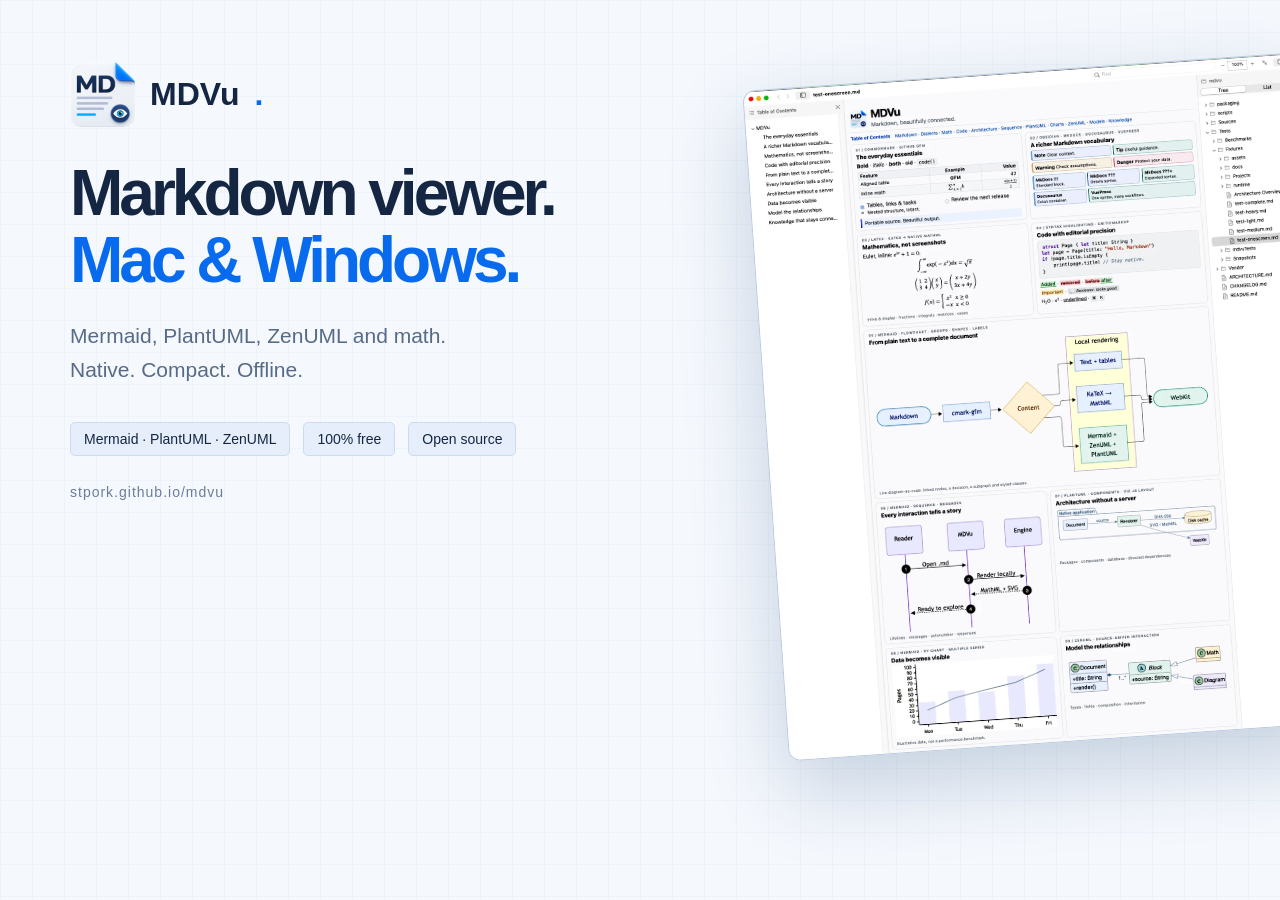
<file: scripts/social.html>
<!doctype html><html lang="en"><head><meta charset="utf-8"><meta name="robots" content="noindex"><style>*{box-sizing:border-box}body{margin:0;width:1120px;height:630px;background:#f5f8fd;font-family:-apple-system,BlinkMacSystemFont,'Segoe UI',sans-serif;color:#142642;overflow:hidden}.grid{position:absolute;inset:0;background:linear-gradient(#d9e5f344 1px,transparent 1px),linear-gradient(90deg,#d9e5f344 1px,transparent 1px);background-size:32px 32px}.content{position:absolute;top:62px;left:70px;z-index:2}.brand{display:flex;align-items:center;gap:15px;font-size:32px;font-weight:700}.brand img{width:65px}.brand b{color:#086bed}h1{font-size:64px;line-height:1.05;letter-spacing:-4px;margin:33px 0 25px;font-weight:700}h1 span{color:#086bed}p{font-size:21px;line-height:1.6;color:#576b86;max-width:500px;margin:0}.tags{display:flex;gap:13px;margin-top:35px}.tags span{font-size:14px;background:#e6eefb;border:1px solid #ccdcef;padding:8px 13px;border-radius:5px}.url{margin-top:28px;font-size:14px;color:#697e9b;letter-spacing:1px}.screen{position:absolute;width:550px;right:-35px;top:71px;transform:rotate(-4deg);border:1px solid #b9cbe2;border-radius:12px;box-shadow:0 30px 80px #17437838}</style></head><body><div class="grid"></div><div class="content"><div class="brand"><img src="/mdvu/assets/icon.webp" alt="">MDVu<b>.</b></div><h1>Markdown viewer.<br><span>Mac &amp; Windows.</span></h1><p>Mermaid, PlantUML, ZenUML and math.<br>Native. Compact. Offline.</p><div class="tags"><span>Mermaid · PlantUML · ZenUML</span><span>100% free</span><span>Open source</span></div><div class="url">stpork.github.io/mdvu</div></div><img class="screen" src="/mdvu/assets/mdvu-mac.webp" alt="MDVu application"></body></html>
</file>
<file: mdvu/assets/site.css>
:root{--ink:#12243e;--muted:#58677c;--blue:#086bed;--line:#dce3ed;--paper:#f7f9fc;--mono:ui-monospace,SFMono-Regular,Consolas,monospace;--sans:-apple-system,BlinkMacSystemFont,"Segoe UI",sans-serif}*{box-sizing:border-box}html{scroll-behavior:smooth;scroll-padding-top:85px}body{margin:0;color:var(--ink);background:var(--paper);font-family:var(--sans);-webkit-font-smoothing:antialiased;font-size:16px;line-height:1.6}a{color:inherit;text-decoration:none}button{font:inherit;cursor:pointer}button,a{-webkit-tap-highlight-color:transparent}button:focus-visible,a:focus-visible,summary:focus-visible,[tabindex]:focus-visible{outline:3px solid #0878ef;outline-offset:5px}a,button{touch-action:manipulation}img{max-width:100%;height:auto;display:block}p,h1,h2,h3,figure{margin:0}a.text-link:hover,.sources a:hover,.download-links a:hover,.footer a:hover,.faq a:hover{text-decoration:underline;text-underline-offset:5px}.container{width:min(1240px,calc(100% - 96px));margin-inline:auto}.header{height:72px;background:var(--header-bg);border-bottom:1px solid var(--line);position:sticky;top:0;z-index:20;backdrop-filter:blur(16px)}.nav-wrap{height:100%;display:flex;align-items:center;justify-content:space-between;gap:24px}.brand{display:inline-flex;align-items:center;gap:10px;font-size:24px;font-weight:760;letter-spacing:-1px;flex-shrink:0}.brand-dot{color:var(--blue)}.nav-wrap nav{display:flex;gap:32px;font-size:13px;font-weight:550}.nav-wrap nav a{white-space:nowrap}.nav-wrap nav a:hover{color:var(--blue)}.nav-actions{display:flex;gap:24px;align-items:center}.language{font-family:var(--mono);font-size:12px;padding:10px 0}.button{background:var(--button-bg);color:var(--button-text);display:inline-flex;align-items:center;justify-content:center;gap:12px;border:1px solid transparent;border-radius:7px;min-height:52px;padding:12px 22px;font-size:14px;font-weight:650;box-shadow:0 4px 12px #076bed16;transition:background .2s,transform .2s}.button:hover{background:var(--button-hover);transform:translateY(-2px)}.button-small{min-height:39px;padding:8px 16px;font-size:12px}.text-link{font-weight:600;font-size:14px}.hero{display:grid;grid-template-columns:.96fr 1.04fr;gap:44px;padding-top:28px;padding-bottom:28px;align-items:center}.release{display:inline-flex;gap:9px;align-items:center;font-family:var(--mono);font-size:10px;line-height:1.5;padding:7px 10px;border:1px solid var(--line);border-radius:5px;background:var(--release-bg);max-width:100%}.status-dot{height:6px;width:6px;background:#138f62;border-radius:50%;flex-shrink:0}.release-separator{opacity:.3}.eyebrow{font-family:var(--mono);font-size:10px;letter-spacing:1.6px;line-height:1.6;font-weight:500;color:var(--blue);margin-bottom:20px}.hero .eyebrow{margin-top:32px;margin-bottom:16px}h1{font-size:clamp(56px,5.6vw,82px);font-weight:730;letter-spacing:-4.8px;line-height:1.035}h1 span{color:var(--blue)}.hero-description{font-size:17px;line-height:1.8;color:var(--muted);max-width:445px;margin-top:22px}.hero-buttons{display:flex;gap:24px;align-items:center;margin-top:24px}.hero-meta{font-size:10px;color:var(--muted);margin-top:17px;line-height:1.8}.hero-meta span{padding:0 5px}.hero-terminal{margin-top:20px;display:flex;align-items:center;gap:10px;border:1px solid var(--line);background:var(--surface);border-radius:6px;max-width:440px;padding:7px 10px 7px 14px}.hero-terminal>span{color:var(--muted)}.hero-terminal code{font-family:var(--mono);font-size:11px;flex:1}.copy{border:0;background:transparent;color:var(--muted);min-height:32px;min-width:32px;display:flex;align-items:center;justify-content:center}.copy:hover{color:var(--blue)}.hero-visual{position:relative;padding:0 0 0 10px;min-width:0;width:100%;max-width:520px;justify-self:end}.hero-visual:before{content:"";position:absolute;inset:-25px -25px 20px;background:radial-gradient(ellipse at center,var(--hero-glow),transparent 68%),linear-gradient(var(--grid-line) 1px,transparent 1px),linear-gradient(90deg,var(--grid-line) 1px,transparent 1px);background-size:auto,28px 28px,28px 28px;z-index:-1;mask-image:linear-gradient(transparent,#000 15%,#000 85%,transparent)}.visual-label{display:flex;gap:8px;align-items:center;font-family:var(--mono);font-size:9px;letter-spacing:1px;margin:0 0 14px;color:var(--muted)}.tiny-dot{width:5px;height:5px;background:var(--blue);border-radius:50%}.screenshot-link{position:relative;display:block;border-radius:10px;overflow:hidden;box-shadow:0 24px 65px -22px #244c8540,0 0 0 1px #233a5817;transition:transform .3s}.screenshot-link:hover{transform:translateY(-4px)}.app-screenshot{width:100%}.enlarge{position:absolute;bottom:15px;right:15px;font-size:10px;background:#142b47ed;color:white;padding:7px 12px;border-radius:30px;box-shadow:0 2px 10px #0002}.enlarge>span{font-size:17px;margin-right:3px}.hero-visual figcaption{text-align:center;font-size:10px;color:var(--muted);margin-top:15px}.proof-strip{display:grid;grid-template-columns:repeat(4,1fr);border-block:1px solid var(--line);padding-block:22px}.proof-strip>div{padding-left:30px;border-left:1px solid var(--line)}.proof-strip>div:first-child{padding-left:0;border:0}.proof-strip strong{font-size:32px;letter-spacing:-1.5px;line-height:1.3;font-weight:600}.proof-strip strong span{font-size:14px;letter-spacing:-.3px;font-weight:500}.proof-strip p{font-size:11px;color:var(--muted);margin-top:6px}.section{padding-top:40px;padding-bottom:40px}h2{font-size:clamp(32px,3.2vw,45px);line-height:1.15;letter-spacing:-1.8px;font-weight:650}.section-heading{max-width:710px}.section-heading>p:last-child{color:var(--muted);font-size:16px;max-width:590px;margin-top:18px;line-height:1.8}.principles{display:grid;grid-template-columns:repeat(3,1fr);gap:32px;margin-top:28px}.principle{border-top:1px solid var(--border-strong);padding-top:20px;display:flex;flex-direction:column;align-items:start}.index{font-family:var(--mono);font-size:12px;color:var(--blue)}.principle h3{font-size:21px;line-height:1.35;letter-spacing:-.5px;margin:16px 0 10px;font-weight:620}.principle p{font-size:14px;line-height:1.75;color:var(--muted);flex:1}.principle-tag{margin-top:18px;padding:4px 8px;font-family:var(--mono);font-size:10px;background:var(--workflow-bg);border:1px solid var(--line);border-radius:4px}.feature-section{background:var(--section-bg);border-block:1px solid var(--line)}.split-heading{display:flex;justify-content:space-between;align-items:flex-end;gap:40px;margin-bottom:26px}.split-heading>div{flex:1}.split-heading>p{font-size:15px;line-height:1.8;max-width:380px;color:var(--muted)}.demo{background:var(--surface);border:1px solid var(--line);border-radius:10px;overflow:hidden;box-shadow:0 12px 30px #173b6810}.demo-tabs{display:flex;align-items:center;gap:4px;padding:8px 10px;border-bottom:1px solid var(--line);background:var(--surface-raised)}.demo-tabs button{border:1px solid transparent;background:transparent;border-radius:5px;color:var(--muted);min-height:32px;padding:6px 10px;font-size:12px;line-height:1.4;font-weight:600}.demo-tabs button[aria-selected=true]{color:var(--blue);background:var(--surface);border-color:var(--line);box-shadow:0 2px 5px #12243e06}.demo-panel{display:grid;grid-template-columns:1fr 1fr;min-height:252px}.demo-panel+.demo-panel{border-top:1px solid var(--line)}.js .demo-panel[hidden]{display:none}.source-pane{background:#15243b;color:#b9c9df;padding:22px 28px;display:flex;flex-direction:column;min-width:0}.pane-label{font-family:var(--mono);font-size:10px;letter-spacing:1px;font-weight:500}.source-pane .pane-label{color:#8ba0be}.source-pane pre{font-family:var(--mono);font-size:12px;line-height:1.9;overflow:auto;margin:18px 0;flex:1}.code-muted{color:#8fa3c2}.code-blue{color:#86c2ff}.source-note{font-family:var(--mono);color:#8ba0be;font-size:9px}.render-pane{padding:22px 28px;display:flex;flex-direction:column;gap:16px;min-width:0}.render-pane .pane-label{color:var(--muted)}.render-pane>p{font-size:12px;line-height:1.7;color:var(--muted);margin-top:auto}.flow{display:flex;align-items:center;justify-content:center;gap:10px;flex:1;min-height:118px}.flow-node{font-size:10px;padding:11px 10px;border:1px solid var(--line);border-radius:4px;background:var(--flow-bg);text-align:center;white-space:nowrap}.flow-core{background:#076bed;color:white;border-color:#076bed}.flow-arrow{font-size:18px;color:#7592b8}.flow-outputs{display:flex;flex-direction:column;gap:14px}.flow-outputs .flow-node{background:var(--flow-output);border-color:var(--tip-border)}.math-demo{font-size:28px;padding:4px;display:grid;gap:16px;flex:1;align-content:center;color:var(--ink)}.callout{border-left:3px solid #3989ec;border-radius:3px;background:var(--callout-bg);padding:10px 15px}.callout strong{font-size:12px;color:var(--callout-text)}.callout p{font-size:12px;margin-top:3px}.callout.tip{background:var(--tip-bg);border-color:#409c7e}.callout.tip strong{color:var(--tip-text)}.inline-link{color:var(--blue);text-decoration:underline}.demo-caption{font-size:10px;color:var(--muted);margin-top:12px;text-align:right}.dialects{display:grid;grid-template-columns:repeat(3,1fr);gap:24px 32px;margin-top:24px}.dialects>div{padding-left:15px;border-left:2px solid var(--border-strong)}.dialects h4{font-size:13px;font-weight:650}.dialects p{font-size:12px;line-height:1.8;color:var(--muted);margin-top:5px}.performance{display:grid;grid-template-columns:1fr 1fr;gap:56px;align-items:center}.section-intro{margin-top:18px;font-size:15px;color:var(--muted);line-height:1.75}.check-list{padding:0;list-style:none;display:grid;gap:10px;margin:26px 0}.check-list li{font-size:13px;display:flex;gap:10px;align-items:baseline}.check-list li:before{content:'✓';color:var(--blue);font-size:13px}.benchmark{border:1px solid var(--line);background:linear-gradient(140deg,var(--surface),var(--tint));border-radius:10px;padding:26px}.benchmark-top{display:flex;justify-content:space-between;align-items:center;gap:8px}.benchmark-chip{font-size:10px;color:var(--muted);border:1px solid var(--line);border-radius:3px;padding:2px 5px;font-family:var(--mono)}.benchmark-hero{padding:22px 0 18px}.benchmark-hero strong{font-size:69px;color:var(--blue);font-weight:500;line-height:1;letter-spacing:-4px}.benchmark-hero strong span{font-size:23px;letter-spacing:-1px}.benchmark-hero p{font-size:12px;color:var(--muted);margin-top:10px}.benchmark-bars{display:grid;gap:11px}.benchmark-bars>div{display:grid;grid-template-columns:48px 1fr 85px;align-items:center;gap:12px;font-family:var(--mono);font-size:10px}.benchmark-bars b{text-align:right;font-weight:500}.benchmark-bars i{height:7px;width:var(--bar);min-width:5px;border-radius:2px;background:#3788f6}.benchmark-note{font-size:10px;line-height:1.8;color:var(--muted);border-top:1px solid var(--line);padding-top:16px;margin-top:18px}.workflow-section{background:var(--workflow-bg);border-block:1px solid var(--line);padding:52px 0}.workflow{display:grid;grid-template-columns:1fr 1fr;gap:48px;align-items:center}.workflow-art{min-width:0}.mini-window{overflow:hidden;background:var(--surface);border:1px solid var(--line);border-radius:9px;box-shadow:0 24px 45px -20px #193b6940;transform:rotate(-2deg)}.mini-title{background:var(--surface-raised);border-bottom:1px solid var(--line);padding:12px;font-size:10px;color:var(--muted);text-align:center;position:relative}.traffic{position:absolute;left:13px;top:16px;display:flex;gap:5px}.traffic i{height:6px;width:6px;background:#ff655a;border-radius:50%}.traffic i:nth-child(2){background:#f4bd4f}.traffic i:nth-child(3){background:#38bd56}.mini-body{display:grid;grid-template-columns:40% 60%;min-height:260px}.mini-tree{font-size:10px;background:var(--surface-raised);border-right:1px solid var(--line);padding:24px 8px;color:var(--muted);display:flex;flex-direction:column;gap:11px}.tree-root{font-weight:650;color:var(--ink)}.tree-selected{background:var(--tint);color:var(--tint-text);border-radius:4px;padding:5px 2px}.mini-document{padding:31px 21px}.mini-document .pane-label{font-size:8px;color:var(--blue)}.mini-document strong{display:block;font-size:25px;letter-spacing:-1px;line-height:1.2;margin:14px 0 22px}.fake-line{display:block;height:5px;background:var(--placeholder);border-radius:4px;margin:9px 0}.fake-line.short{width:70%}.mini-callout{margin-top:25px;padding:12px;background:var(--tint);border-left:2px solid #4593ef;color:var(--muted);font-size:9px}.shortcut{display:flex;gap:6px;align-items:center;justify-content:center;margin-top:24px}.shortcut kbd{font-family:var(--sans);border:1px solid var(--border-strong);border-bottom-width:3px;background:var(--surface);border-radius:6px;height:34px;min-width:34px;display:grid;place-items:center;font-size:15px;color:var(--muted)}.shortcut span{font-size:10px;color:var(--muted);margin-left:6px}.workflow-details{display:grid;grid-template-columns:1fr 1fr;gap:24px;margin-top:20px}.workflow-details h3{font-size:13px;margin-bottom:6px}.workflow-details p{font-size:12px;line-height:1.8;color:var(--muted)}.cli{font-family:var(--mono);font-size:10px;margin-top:20px;padding:12px 0;border-block:1px solid var(--line);overflow-wrap:anywhere}.cli span{color:var(--blue);margin-right:7px}.table-scroll{overflow:auto;border:1px solid var(--line);border-radius:8px;background:var(--surface)}table{width:100%;border-collapse:collapse;min-width:880px;text-align:left;font-size:12px}caption{position:absolute;width:1px;height:1px;padding:0;margin:-1px;overflow:hidden;clip:rect(0,0,0,0);white-space:nowrap;border:0}th,td{padding:16px 20px;border-bottom:1px solid var(--line);line-height:1.5}thead th{height:76px;font-size:14px;vertical-align:middle;font-weight:620}thead th:first-child{font-size:11px;color:var(--muted);font-weight:400}tbody th{font-size:12px;font-weight:500;min-width:165px}td{color:var(--muted)}td:nth-child(2),th:nth-child(2){background:var(--tint);color:var(--tint-text);font-weight:600}tr:last-child>*{border-bottom:0}.table-brand{display:flex;flex-direction:column;font-size:21px;font-weight:700}.table-brand small{font-family:var(--mono);font-size:8px;letter-spacing:.8px;font-weight:400}.comparison-note{font-size:10px;color:var(--muted);line-height:1.8;margin-top:17px;max-width:1050px}.sources{display:flex;gap:8px 15px;flex-wrap:wrap;font-size:10px;color:var(--link-text);margin-top:11px}.sources>span{color:var(--muted)}.download-section{background:#132642;color:#fff;position:relative;overflow:hidden}.download-section:before{content:'';position:absolute;inset:0;background:radial-gradient(ellipse at 20% 0%,#17468399,transparent 65%);pointer-events:none}.download-layout{display:grid;grid-template-columns:1fr 1fr;gap:56px;padding-top:40px;padding-bottom:40px;position:relative;align-items:center}.download-layout .eyebrow{color:#86b8ff;margin-top:22px}.download-layout h2{font-size:45px;line-height:1.1}.download-layout>div>p:not(.eyebrow):not(.download-meta){font-size:14px;color:#b6c7e1;line-height:1.8;margin-top:22px}.download-layout .button{margin-top:26px}.download-meta{font-size:10px;color:#a9beda;margin-top:14px}.download-links{display:flex;gap:8px 20px;flex-wrap:wrap;margin-top:19px;font-size:10px;color:#c1d7f4}.install-card{padding:32px;border:1px solid #3f5573;border-radius:10px;background:#ffffff06}.install-heading{display:flex;align-items:center;gap:13px}.terminal-icon{height:35px;width:35px;display:grid;place-items:center;border:1px solid #6d86a4;border-radius:6px;font-family:var(--mono);font-size:15px;color:#93b7e8}.install-heading h3{font-size:19px;letter-spacing:-.5px}.install-card>p{font-size:13px;color:#b6c7e1;margin-top:18px}.install-command{background:#0b1b30;border:1px solid #364b66;border-radius:5px;margin:23px 0;display:flex;align-items:center;justify-content:space-between;gap:8px;padding:13px 10px}.install-command code{font-family:var(--mono);font-size:11px;overflow-wrap:anywhere;color:#d5e5ff}.install-command .copy{font-size:10px;color:#a6c7f2;border:1px solid #435d7f;border-radius:4px;min-width:48px;padding:4px 8px}.install-step{display:flex;gap:14px;align-items:baseline;margin-top:19px}.install-step>span{color:#7297c8;font-family:var(--mono);font-size:10px}.install-step p{font-size:12px;color:#bdcce0}.install-card>p.install-note{font-size:10px;line-height:1.8;border-top:1px solid #3a506c;padding-top:20px;margin-top:24px}.install-note a{text-decoration:underline;text-underline-offset:3px;color:#d4e5ff}.faq-section{display:grid;grid-template-columns:1fr;gap:24px}.faq{display:grid;grid-template-columns:1fr 1fr;gap:32px;align-items:start}.faq-section>div>p:last-child{font-size:13px;color:var(--muted);margin-top:20px}.faq-section a{color:var(--blue)}.faq details{border-bottom:1px solid var(--line)}.faq details:first-child{border-top:1px solid var(--line)}.faq summary{list-style:none;cursor:pointer;display:flex;justify-content:space-between;align-items:center;gap:20px;padding:18px 0;font-size:14px;font-weight:570}.faq summary::-webkit-details-marker{display:none}.faq summary span{font-size:20px;color:var(--muted);font-weight:300;transition:transform .15s}.faq details[open] summary span{transform:rotate(45deg)}.faq details p{font-size:13px;color:var(--muted);line-height:1.8;padding:0 24px 18px 0}.open-source{display:flex;justify-content:space-between;align-items:center;gap:24px;border-block:1px solid var(--line);padding-block:26px}.open-source>div{display:flex;align-items:center;gap:24px}.open-symbol{font-family:var(--mono);font-size:31px;letter-spacing:-4px;color:var(--blue)}.open-source h2{font-size:21px;letter-spacing:-.5px}.open-source p{font-size:12px;color:var(--muted);margin-top:7px}.button-outline{background:transparent;color:var(--ink);border-color:var(--border-strong);box-shadow:none;white-space:nowrap;font-size:12px;min-height:43px}.button-outline:hover{background:var(--hover-surface)}.footer{display:flex;gap:18px;align-items:center;flex-wrap:wrap;padding-top:24px;padding-bottom:24px}.footer .brand{font-size:20px}.footer>p{font-size:10px;color:var(--muted);flex:1}.footer nav{display:flex;gap:23px;font-size:10px;color:var(--muted)}.footer>small{font-size:9px;color:var(--muted);width:100%;padding-top:6px}.image-dialog{padding:0;border:1px solid #7691b9;border-radius:10px;background:#fff;width:min(calc(100vw - 40px),calc((100dvh - 40px)*var(--preview-ratio,1)));max-width:calc(100vw - 40px);max-height:calc(100dvh - 40px);overflow:hidden;box-shadow:0 25px 90px #0005}.image-dialog::backdrop{background:#0b1c36bb;backdrop-filter:blur(7px)}.image-dialog img{width:100%;height:auto;max-height:calc(100dvh - 42px);object-fit:contain}.close-dialog{position:absolute;top:10px;right:10px;z-index:1;background:#132642;color:white;border:1px solid #fff8;border-radius:50%;width:38px;height:38px}.toast{position:fixed;bottom:24px;left:50%;transform:translate(-50%,20px);background:#132642;color:#fff;padding:12px 22px;border-radius:7px;font-size:13px;box-shadow:0 8px 30px #0002;opacity:0;pointer-events:none;transition:.2s;z-index:40;max-width:90vw;text-align:center}.toast.visible{transform:translate(-50%,0);opacity:1}.skip{position:fixed;top:-100px;left:20px;z-index:50;background:var(--surface);color:var(--blue);padding:10px 20px}.skip:focus{top:10px}html[lang=ru] h1{font-size:clamp(44px,4.8vw,66px);letter-spacing:-3px}html[lang=ru] .release{font-size:9px}html[lang=ru] h2{font-size:clamp(30px,3vw,41px)}html[lang=ru] .open-source h2{font-size:21px}html[lang=ru] .hero-meta{font-size:9px}html[lang=ru] .install-command code{font-size:10px}
@media(min-width:1500px){.hero{padding-block:28px}.hero-visual{max-width:540px}h1{font-size:85px}}
@media(max-width:1100px){.nav-wrap nav{gap:22px}.container{width:calc(100% - 64px)}.hero{gap:28px;padding-block:28px}h1{font-size:65px;letter-spacing:-3.7px}.hero-description{font-size:15px;line-height:1.7}.hero .eyebrow{font-size:9px}.hero-terminal code{font-size:10px}.hero-meta{font-size:9px}.hero-buttons{gap:22px}.button{font-size:12px;padding:12px 18px}.performance{gap:45px}.workflow{gap:40px}.download-layout{gap:45px}.flow{gap:5px}.flow-node{font-size:8px;padding:9px 6px}.source-pane,.render-pane{padding:22px}.principles{gap:28px}.principle h3{font-size:19px}.proof-strip>div{padding-left:20px}.proof-strip p{font-size:10px}.download-layout h2{font-size:40px}.install-card{padding:25px}.install-command{flex-wrap:wrap}.install-command code{font-size:10px}.mini-tree{font-size:9px}.mini-document{padding:25px 16px}.mini-document strong{font-size:21px}html[lang=ru] h1{font-size:48px}}
@media(max-width:760px){.container{width:calc(100% - 40px)}.header{height:67px}.nav-wrap nav{display:none}.nav-actions{gap:18px}.brand{font-size:22px}.brand img{width:31px;height:31px}.button-small{font-size:11px;min-height:36px;padding:7px 12px}.hero{grid-template-columns:1fr;padding-top:32px;gap:38px;padding-bottom:34px}.hero-copy{max-width:560px}.hero .eyebrow{font-size:9px;margin-top:27px}.hero h1{font-size:clamp(53px,9.7vw,72px);letter-spacing:-3.5px}.hero-description{font-size:16px;max-width:500px;margin-top:21px}.hero-buttons{margin-top:24px}.hero-meta{font-size:10px}.hero-terminal{margin-top:22px;max-width:460px}.hero-terminal code{font-size:11px}.hero-visual{padding:0;max-width:520px;margin:auto}.hero-visual:before{inset:-10px}.visual-label{font-size:8px}.hero-visual figcaption{font-size:9px}.hero-visual .app-screenshot{max-height:560px;object-fit:cover;object-position:top}.proof-strip{grid-template-columns:1fr 1fr;gap:20px 0;padding-block:22px}.proof-strip>div{padding-left:23px}.proof-strip>div:nth-child(3){border:0;padding-left:0}.proof-strip strong{font-size:29px}.proof-strip strong span{font-size:12px}.proof-strip p{font-size:9px}.section{padding-block:36px}h2{font-size:35px;letter-spacing:-1.5px}.section-heading>p:last-child{font-size:14px}.principles{grid-template-columns:1fr;gap:24px;margin-top:26px}.principle{display:grid;grid-template-columns:32px 1fr;column-gap:14px;padding-top:19px}.principle h3{margin:0 0 10px;font-size:20px}.principle p,.principle-tag{grid-column:2}.principle-tag{justify-self:start;margin-top:15px}.principle p{font-size:13px}.split-heading{display:block;margin-bottom:24px}.split-heading>p{max-width:100%;margin-top:16px;font-size:14px}.demo-panel{grid-template-columns:1fr;min-height:0}.source-pane,.render-pane{padding:20px}.source-pane pre{font-size:11px;margin:16px 0}.render-pane{min-height:220px;gap:16px}.flow-node{font-size:10px;padding:10px}.flow{gap:8px}.demo-caption{text-align:left;font-size:9px}.dialects{grid-template-columns:1fr 1fr;gap:20px 18px;margin-top:24px}.dialects h4{font-size:12px}.dialects p{font-size:11px}.performance{grid-template-columns:1fr;gap:28px}.section-intro{font-size:14px}.benchmark{padding:25px}.benchmark-hero strong{font-size:64px}.workflow-section{padding-block:36px}.workflow{grid-template-columns:1fr;gap:32px}.workflow-art{max-width:480px;width:100%;margin:auto}.workflow-details{gap:22px}.mini-tree{font-size:10px}.mini-document strong{font-size:25px}.mini-document{padding:30px 23px}.mini-window{transform:rotate(-1deg)}.table-scroll{margin-right:-20px;border-radius:7px 0 0 7px}th,td{padding:14px 16px}.download-layout{grid-template-columns:1fr;padding-block:36px;gap:26px}.download-layout h2{font-size:39px}.download-layout>div>img{width:73px;height:73px}.install-command{flex-wrap:nowrap}.install-command code{font-size:10px}.install-card{padding:23px}.faq-section{grid-template-columns:1fr;gap:20px}.faq{display:block}.faq-column+.faq-column details:first-child{border-top:0}.faq summary{font-size:13px;padding:16px 0}.open-source{align-items:flex-start;flex-direction:column;gap:18px;padding-block:24px}.open-source>div{gap:20px}.open-source h2{font-size:19px}.open-source p{font-size:12px}.open-source .button{margin-left:56px}.footer{gap:16px 24px;padding-top:24px}.footer>p{font-size:9px}.footer nav{width:100%;justify-content:space-between;font-size:10px}.footer small{padding-top:0}.desktop-br{display:none}html[lang=ru] h1{font-size:clamp(45px,8vw,62px);letter-spacing:-2.4px}html[lang=ru] h2{font-size:33px}html[lang=ru] .open-source h2{font-size:20px}html[lang=ru] .hero-meta{font-size:9px}}
@media(max-width:380px){.container{width:calc(100% - 32px)}.hero h1{font-size:49px}.hero-terminal code{font-size:9px}.hero-meta{font-size:9px}.release{font-size:9px}.flow{gap:5px}.flow-node{font-size:8px;padding:8px}.install-command{flex-wrap:wrap}.proof-strip>div{padding-left:14px}.proof-strip p{font-size:8px}html[lang=ru] h1{font-size:40px}html[lang=ru] .release{font-size:8px}.mini-tree{font-size:8px}.mini-document strong{font-size:23px}.mini-document{padding:27px 15px}}
@media(prefers-reduced-motion:reduce){html{scroll-behavior:auto}*,*:before,*:after{transition:none!important;animation:none!important}.screenshot-link:hover,.button:hover{transform:none}}

/* A descriptive, visible product heading above the editorial headline. */
.hero-category{display:block;font-family:var(--mono);font-size:10px;font-weight:500;letter-spacing:1.3px;line-height:1.6;text-transform:uppercase;margin-top:0;margin-bottom:16px;color:var(--blue)}
@media(max-width:1100px){.hero-category{font-size:9px}}
@media(max-width:760px){.hero-category{font-size:8px;letter-spacing:1px}.hero{padding-top:22px;padding-bottom:24px;gap:24px}}

/* Theme tokens also follow the browser preference when JavaScript is unavailable. */

:root{color-scheme:light;--surface:#fff;--surface-raised:#f8fafc;--section-bg:#edf2f8;--workflow-bg:#eaf0f8;--tint:#edf4ff;--tint-text:#1756a8;--callout-bg:#edf5ff;--callout-text:#275d9e;--tip-bg:#edf8f3;--tip-text:#217054;--tip-border:#b9d8cc;--flow-bg:#edf4fd;--flow-output:#f3f8f7;--placeholder:#e5eaf1;--hover-surface:#e6eef9;--release-bg:#edf3fc;--border-strong:#b9c8dc;--header-bg:rgba(247,249,252,.94);--link-text:#3c6caa;--hero-glow:#c3daffb0;--grid-line:#ced9e530;--button-bg:#086bed;--button-text:#fff;--button-hover:#0057ca}
:root[data-theme="dark"]{color-scheme:dark;--ink:#e9f0fb;--muted:#a8b8cd;--blue:#8abfff;--line:#2c3d54;--paper:#0d1624;--surface:#152235;--surface-raised:#1b2b41;--section-bg:#111e30;--workflow-bg:#132136;--tint:#1a3456;--tint-text:#bad8ff;--callout-bg:#162f4e;--callout-text:#b9d8ff;--tip-bg:#15372e;--tip-text:#a0e1c8;--tip-border:#356554;--flow-bg:#1a3456;--flow-output:#18392f;--placeholder:#31455e;--hover-surface:#233955;--release-bg:#172c47;--border-strong:#405778;--header-bg:rgba(13,22,36,.94);--link-text:#9ec9ff;--hero-glow:#204c7d60;--grid-line:#86b8ef12;--button-bg:#2d73d1;--button-text:#fff;--button-hover:#2467bd}
@media(prefers-color-scheme:dark){:root:not([data-theme="light"]){color-scheme:dark;--ink:#e9f0fb;--muted:#a8b8cd;--blue:#8abfff;--line:#2c3d54;--paper:#0d1624;--surface:#152235;--surface-raised:#1b2b41;--section-bg:#111e30;--workflow-bg:#132136;--tint:#1a3456;--tint-text:#bad8ff;--callout-bg:#162f4e;--callout-text:#b9d8ff;--tip-bg:#15372e;--tip-text:#a0e1c8;--tip-border:#356554;--flow-bg:#1a3456;--flow-output:#18392f;--placeholder:#31455e;--hover-surface:#233955;--release-bg:#172c47;--border-strong:#405778;--header-bg:rgba(13,22,36,.94);--link-text:#9ec9ff;--hero-glow:#204c7d60;--grid-line:#86b8ef12;--button-bg:#2d73d1;--button-text:#fff;--button-hover:#2467bd}}
.theme-toggle{display:none;place-items:center;width:40px;height:40px;padding:0;flex:0 0 40px;border:1px solid var(--border-strong);border-radius:50%;background:transparent;color:var(--ink);cursor:pointer}.js .theme-toggle{display:inline-grid}.theme-toggle:hover{background:var(--hover-surface);color:var(--blue)}.theme-toggle svg{fill:none;stroke:currentColor;stroke-width:1.6;stroke-linecap:round;stroke-linejoin:round}.theme-toggle .sun-icon{display:none}:root[data-theme="dark"] .theme-toggle .sun-icon{display:block}:root[data-theme="dark"] .theme-toggle .moon-icon{display:none}
@media(max-width:760px){.theme-toggle{width:36px;height:36px;flex-basis:36px}.nav-actions{gap:14px}.nav-wrap{gap:15px}}
@media(max-width:380px){.nav-actions{gap:10px}.nav-wrap{gap:10px}}
@media print{.theme-toggle{display:none!important}}
/* Compact product overview and competitor comparison. */
.hero{padding-block:24px}.hero h1{font-size:clamp(40px,5vw,64px);letter-spacing:-2.5px}.hero-description{line-height:1.7}.hero-buttons{flex-wrap:wrap;gap:12px}.hero-buttons .button{white-space:nowrap}.overview{padding-block:20px 32px}.overview .principles{margin-top:0}.comparison-note{max-width:110ch}.download-links{color:var(--blue);font-size:12px}.download-section .download-links{color:#c1d7f4}.download-layout .hero-buttons .button{margin-top:0;font-size:13px;padding:12px 18px}.download-layout .button-outline{color:#fff;border-color:#8ca6c9}.download-layout .button-outline:hover{background:#284365}.portable-note{max-width:460px}@media(max-width:600px){.hero{padding-block:24px}.hero h1{letter-spacing:-2px}.overview{padding-top:10px}.hero-buttons .button{padding:12px 16px}}

.performance-summary{min-width:780px;font-size:11px}.performance-summary small{display:block;font-size:10px;font-weight:400;color:var(--muted)}.performance-summary td{white-space:nowrap}.performance-summary th,.performance-summary td{padding:14px 8px}.performance-summary thead th{font-size:11px}.performance-summary tbody th{min-width:118px;font-size:11px}.performance-summary :is(th,td):nth-child(2){background:transparent;color:inherit;font-weight:inherit}.performance-summary tbody tr:first-child{background:var(--tint)}#performance caption{text-align:left;padding:14px 16px;font-weight:600}#performance details{margin-top:24px}#performance summary{cursor:pointer;font-weight:600;padding-block:12px}#performance details .table-scroll{margin-block:16px}#performance details table{min-width:1200px}#performance .comparison-note{margin-top:16px;font-size:12px;line-height:1.8}#performance .sources{margin-top:16px}

/* Standalone performance and SVG catalogue. No diagram runtime is loaded. */
.page-title{font-size:clamp(34px,4vw,56px);letter-spacing:-1.8px;margin-bottom:24px}.gallery-page{width:calc(100% - 64px);max-width:2400px;margin:auto}.page-heading{margin-bottom:32px}.page-heading p{color:var(--muted)}.diagram-gallery{display:grid;grid-template-columns:1fr;gap:24px;align-items:start}.diagram-card{min-width:0;border:1px solid var(--line);border-radius:12px;overflow:hidden;background:var(--surface);content-visibility:auto;contain-intrinsic-size:auto 390px}.diagram-card header{padding:17px 22px;border-bottom:1px solid var(--line)}.diagram-card header span{font:11px var(--mono);color:var(--muted)}.diagram-card h2,html[lang=ru] .diagram-card h2{font-size:20px;letter-spacing:-.4px;margin-top:6px;line-height:1.35}.diagram-example{display:grid;grid-template-columns:minmax(0,.85fr) minmax(0,1.15fr);min-height:280px}.diagram-example pre{margin:0;background:#15243b;color:#c2d4ec;padding:22px;overflow:auto;font:11px/1.8 var(--mono);max-height:500px;white-space:pre}.diagram-example figure{padding:22px;display:flex;align-items:center;justify-content:center;min-width:0;background:#fff;overflow:auto}.diagram-example img{width:100%;height:auto;max-height:460px;object-fit:contain}.diagram-wide{grid-column:1/-1}.diagram-wide .diagram-example{grid-template-columns:minmax(230px,1fr) minmax(0,2fr)}.diagram-wide img{max-height:540px}.nav-wrap nav{gap:22px}
@media(min-width:1300px){.diagram-gallery{grid-template-columns:repeat(2,minmax(0,1fr))}}
@media(min-width:1980px){.diagram-gallery{grid-template-columns:repeat(3,minmax(0,1fr))}}
@media(max-width:760px){.header{height:auto}.nav-wrap{flex-wrap:wrap;padding-block:12px;gap:10px}.nav-wrap nav{display:flex;order:3;width:100%;overflow:auto;gap:22px;font-size:12px;padding-top:4px}.nav-actions{margin-left:auto}.gallery-page{width:calc(100% - 32px)}.diagram-example pre{padding:16px;font-size:10px}.diagram-example figure{padding:16px}.diagram-wide .diagram-example{grid-template-columns:minmax(0,.85fr) minmax(0,1.15fr)}}
@media(max-width:580px){.diagram-example,.diagram-wide .diagram-example{grid-template-columns:1fr}.diagram-example pre{max-height:260px}.diagram-example figure{min-height:200px}.diagram-card h2,html[lang=ru] .diagram-card h2{font-size:19px}}

.performance-phase{margin-top:40px;font-size:28px}#performance details td{white-space:nowrap}.performance-summary caption{font-size:12px}

.full-pass-table{min-width:690px}.full-pass-table tbody th{min-width:170px}.full-pass-table small{overflow-wrap:anywhere}.full-pass-table tbody tr:first-child{background:transparent}#performance h2{margin-top:30px}

/* Landing-page comparison follows the product screenshot. */
.comparison-section{padding-block:12px 24px}.landing-comparison{min-width:0;scroll-margin-top:100px}.landing-comparison h2,html[lang=ru] .landing-comparison h2{font-size:30px;letter-spacing:-.7px;margin-bottom:22px}
.landing-table{min-width:475px;font-size:13px}.landing-table :is(th,td){padding:13px 20px;white-space:nowrap}.landing-table thead th{height:50px;font-size:12px}.landing-table thead strong{font-weight:700}.landing-table tbody th{min-width:115px;font-size:13px}.landing-table :is(th,td):nth-child(2){background:transparent;color:inherit;font-weight:inherit}.landing-table tbody tr:first-child>*{background:var(--tint);color:var(--tint-text);font-weight:700}.landing-table thead a{color:var(--blue);text-decoration:underline;text-underline-offset:3px}
@media(max-width:760px){.landing-table :is(th,td){padding:12px 10px}.landing-comparison .table-scroll{margin-right:0;border-radius:8px}}

/* Format families complement the rendering examples. */
.demo-tabs{flex-wrap:wrap}.feature-group{margin-top:26px}.feature-group>h3{font-size:17px;letter-spacing:-.3px}.feature-group .dialects{margin-top:16px}.feature-group h4 a{color:var(--ink)}.feature-group h4 a:hover{color:var(--blue)}.diagram-demo .source-pane pre{max-height:290px;overflow:auto;margin-bottom:0}.diagram-demo .render-pane{background:#fff;justify-content:center}.diagram-demo img{width:100%;height:auto;max-height:300px;object-fit:contain}.diagram-card{scroll-margin-top:90px}
@media(max-width:760px){.demo-tabs{justify-content:flex-start}.feature-group{margin-top:24px}.diagram-card{scroll-margin-top:120px}}

.demo-tablist{display:flex;flex-wrap:wrap;gap:inherit;min-width:0}.demo-more{display:inline-flex;align-items:center;min-height:32px;padding:6px 10px;font-size:12px;line-height:1.4;font-weight:600;color:var(--blue);white-space:nowrap}.demo-more:hover{text-decoration:underline;text-underline-offset:3px}

.diagram-preview{display:flex;align-items:center;justify-content:center;width:100%;min-width:0;cursor:zoom-in}.screenshot-link{cursor:zoom-in}
/* A visible affordance on every image and rendered example. */
.render-pane,.diagram-example figure{position:relative}.preview-zoom{position:absolute;top:10px;right:10px;z-index:1;display:grid;place-items:center;width:38px;height:38px;padding:0;border:1px solid #ffffffaa;border-radius:8px;background:#18365b;color:#fff;box-shadow:0 2px 10px #10264230;cursor:zoom-in}.preview-zoom svg{pointer-events:none}.preview-zoom:hover{background:#086bed}.js .content-preview{cursor:zoom-in}.callouts-demo{display:grid;gap:16px}.preview-content{position:relative;overflow:hidden}.preview-content>*{position:absolute;top:0;left:0;margin:0;transform-origin:0 0}.image-dialog[data-kind=content]{background:var(--surface)}
.image-dialog>[hidden]{display:none!important}.content-preview .preview-zoom{display:none}.js .content-preview .preview-zoom{display:grid}

/* Independent platform tabs keep both screenshots at the same size. */
.platform-tabs{position:relative;display:flex;gap:4px;width:fit-content;margin-bottom:12px;padding:3px;background:var(--surface);border:1px solid var(--line);border-radius:8px}
.platform-tabs button{border:0;border-radius:5px;padding:6px 16px;background:transparent;color:var(--muted);font-size:12px;font-weight:600}
.platform-tabs button[aria-selected=true]{background:var(--button-bg);color:var(--button-text)}
.hero-visual [hidden]{display:none!important}
.hero-buttons [data-download-platform]{min-height:52px;font-size:14px}
</file>
